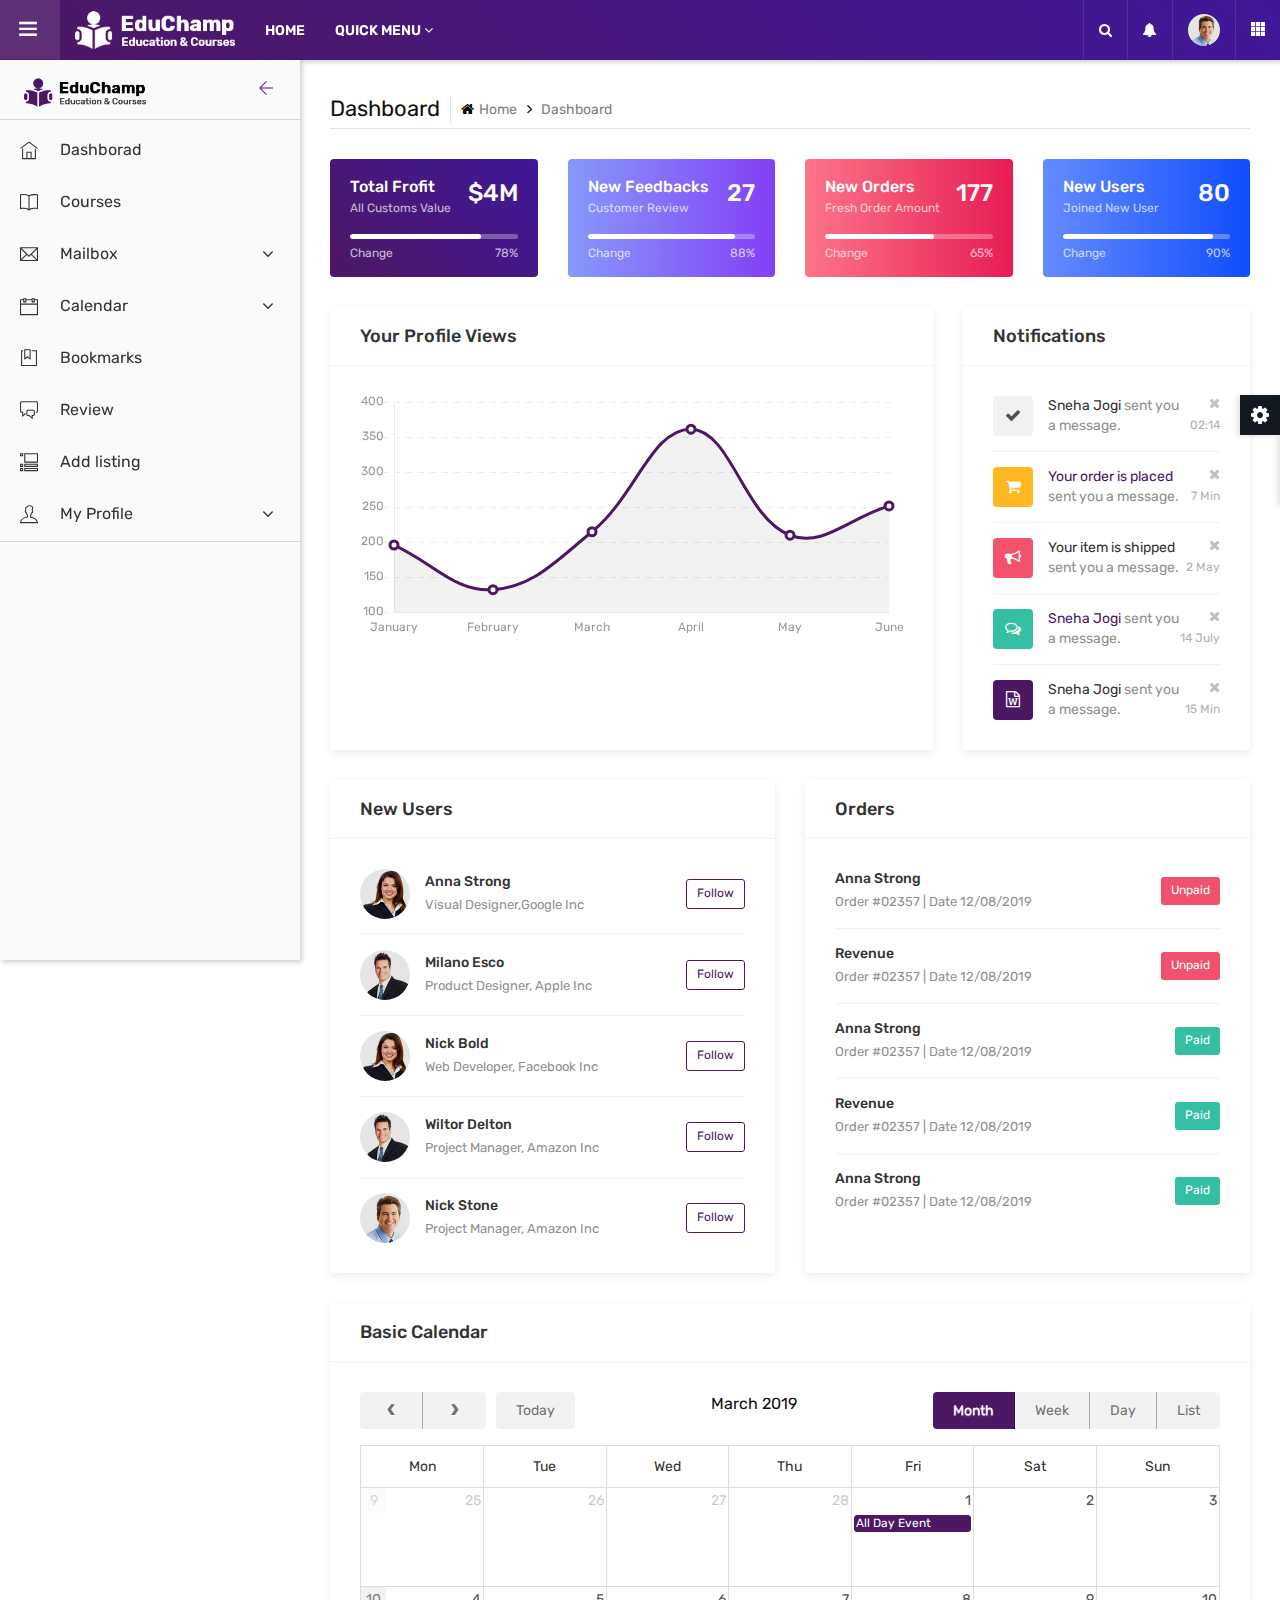
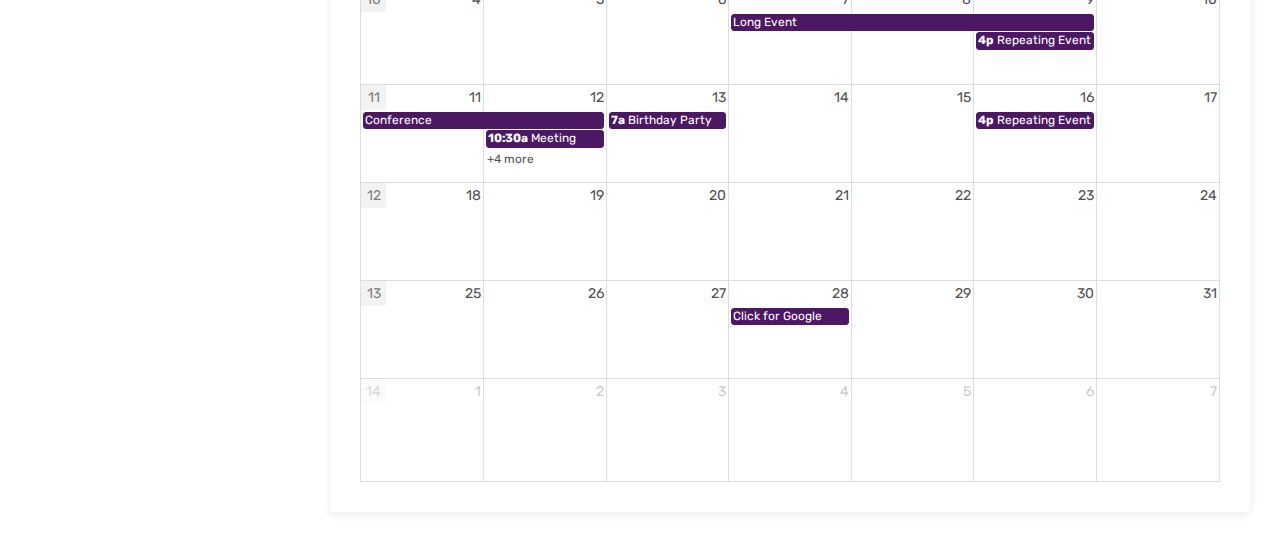
<file: SWP391_HouseRentalSystem2/web/admin/index.html>
<!DOCTYPE html>
<html lang="en">

<!-- Mirrored from educhamp.themetrades.com/demo/admin/index.html by HTTrack Website Copier/3.x [XR&CO'2014], Fri, 22 Feb 2019 13:08:15 GMT -->
<head>

	<!-- META ============================================= -->
	<meta charset="utf-8">
	<meta http-equiv="X-UA-Compatible" content="IE=edge">
	<meta name="keywords" content="" />
	<meta name="author" content="" />
	<meta name="robots" content="" />
	
	<!-- DESCRIPTION -->
	<meta name="description" content="EduChamp : Education HTML Template" />
	
	<!-- OG -->
	<meta property="og:title" content="EduChamp : Education HTML Template" />
	<meta property="og:description" content="EduChamp : Education HTML Template" />
	<meta property="og:image" content="" />
	<meta name="format-detection" content="telephone=no">
	
	<!-- FAVICONS ICON ============================================= -->
	<link rel="icon" href="../error-404.html" type="image/x-icon" />
	<link rel="shortcut icon" type="image/x-icon" href="assets/images/favicon.png" />
	
	<!-- PAGE TITLE HERE ============================================= -->
	<title>EduChamp : Education HTML Template </title>
	
	<!-- MOBILE SPECIFIC ============================================= -->
	<meta name="viewport" content="width=device-width, initial-scale=1">
	
	<!--[if lt IE 9]>
	<script src="assets/js/html5shiv.min.js"></script>
	<script src="assets/js/respond.min.js"></script>
	<![endif]-->
	
	<!-- All PLUGINS CSS ============================================= -->
	<link rel="stylesheet" type="text/css" href="assets/css/assets.css">
	<link rel="stylesheet" type="text/css" href="assets/vendors/calendar/fullcalendar.css">
	
	<!-- TYPOGRAPHY ============================================= -->
	<link rel="stylesheet" type="text/css" href="assets/css/typography.css">
	
	<!-- SHORTCODES ============================================= -->
	<link rel="stylesheet" type="text/css" href="assets/css/shortcodes/shortcodes.css">
	
	<!-- STYLESHEETS ============================================= -->
	<link rel="stylesheet" type="text/css" href="assets/css/style.css">
	<link rel="stylesheet" type="text/css" href="assets/css/dashboard.css">
	<link class="skin" rel="stylesheet" type="text/css" href="assets/css/color/color-1.css">
	
</head>
<body class="ttr-opened-sidebar ttr-pinned-sidebar">
	
	<!-- header start -->
	<header class="ttr-header">
		<div class="ttr-header-wrapper">
			<!--sidebar menu toggler start -->
			<div class="ttr-toggle-sidebar ttr-material-button">
				<i class="ti-close ttr-open-icon"></i>
				<i class="ti-menu ttr-close-icon"></i>
			</div>
			<!--sidebar menu toggler end -->
			<!--logo start -->
			<div class="ttr-logo-box">
				<div>
					<a href="index.html" class="ttr-logo">
						<img class="ttr-logo-mobile" alt="" src="assets/images/logo-mobile.png" width="30" height="30">
						<img class="ttr-logo-desktop" alt="" src="assets/images/logo-white.png" width="160" height="27">
					</a>
				</div>
			</div>
			<!--logo end -->
			<div class="ttr-header-menu">
				<!-- header left menu start -->
				<ul class="ttr-header-navigation">
					<li>
						<a href="../index.html" class="ttr-material-button ttr-submenu-toggle">HOME</a>
					</li>
					<li>
						<a href="#" class="ttr-material-button ttr-submenu-toggle">QUICK MENU <i class="fa fa-angle-down"></i></a>
						<div class="ttr-header-submenu">
							<ul>
								<li><a href="../courses.html">Our Courses</a></li>
								<li><a href="../event.html">New Event</a></li>
								<li><a href="../membership.html">Membership</a></li>
							</ul>
						</div>
					</li>
				</ul>
				<!-- header left menu end -->
			</div>
			<div class="ttr-header-right ttr-with-seperator">
				<!-- header right menu start -->
				<ul class="ttr-header-navigation">
					<li>
						<a href="#" class="ttr-material-button ttr-search-toggle"><i class="fa fa-search"></i></a>
					</li>
					<li>
						<a href="#" class="ttr-material-button ttr-submenu-toggle"><i class="fa fa-bell"></i></a>
						<div class="ttr-header-submenu noti-menu">
							<div class="ttr-notify-header">
								<span class="ttr-notify-text-top">9 New</span>
								<span class="ttr-notify-text">User Notifications</span>
							</div>
							<div class="noti-box-list">
								<ul>
									<li>
										<span class="notification-icon dashbg-gray">
											<i class="fa fa-check"></i>
										</span>
										<span class="notification-text">
											<span>Sneha Jogi</span> sent you a message.
										</span>
										<span class="notification-time">
											<a href="#" class="fa fa-close"></a>
											<span> 02:14</span>
										</span>
									</li>
									<li>
										<span class="notification-icon dashbg-yellow">
											<i class="fa fa-shopping-cart"></i>
										</span>
										<span class="notification-text">
											<a href="#">Your order is placed</a> sent you a message.
										</span>
										<span class="notification-time">
											<a href="#" class="fa fa-close"></a>
											<span> 7 Min</span>
										</span>
									</li>
									<li>
										<span class="notification-icon dashbg-red">
											<i class="fa fa-bullhorn"></i>
										</span>
										<span class="notification-text">
											<span>Your item is shipped</span> sent you a message.
										</span>
										<span class="notification-time">
											<a href="#" class="fa fa-close"></a>
											<span> 2 May</span>
										</span>
									</li>
									<li>
										<span class="notification-icon dashbg-green">
											<i class="fa fa-comments-o"></i>
										</span>
										<span class="notification-text">
											<a href="#">Sneha Jogi</a> sent you a message.
										</span>
										<span class="notification-time">
											<a href="#" class="fa fa-close"></a>
											<span> 14 July</span>
										</span>
									</li>
									<li>
										<span class="notification-icon dashbg-primary">
											<i class="fa fa-file-word-o"></i>
										</span>
										<span class="notification-text">
											<span>Sneha Jogi</span> sent you a message.
										</span>
										<span class="notification-time">
											<a href="#" class="fa fa-close"></a>
											<span> 15 Min</span>
										</span>
									</li>
								</ul>
							</div>
						</div>
					</li>
					<li>
						<a href="#" class="ttr-material-button ttr-submenu-toggle"><span class="ttr-user-avatar"><img alt="" src="assets/images/testimonials/pic3.jpg" width="32" height="32"></span></a>
						<div class="ttr-header-submenu">
							<ul>
								<li><a href="user-profile.html">My profile</a></li>
								<li><a href="list-view-calendar.html">Activity</a></li>
								<li><a href="mailbox.html">Messages</a></li>
								<li><a href="../login.html">Logout</a></li>
							</ul>
						</div>
					</li>
					<li class="ttr-hide-on-mobile">
						<a href="#" class="ttr-material-button"><i class="ti-layout-grid3-alt"></i></a>
						<div class="ttr-header-submenu ttr-extra-menu">
							<a href="#">
								<i class="fa fa-music"></i>
								<span>Musics</span>
							</a>
							<a href="#">
								<i class="fa fa-youtube-play"></i>
								<span>Videos</span>
							</a>
							<a href="#">
								<i class="fa fa-envelope"></i>
								<span>Emails</span>
							</a>
							<a href="#">
								<i class="fa fa-book"></i>
								<span>Reports</span>
							</a>
							<a href="#">
								<i class="fa fa-smile-o"></i>
								<span>Persons</span>
							</a>
							<a href="#">
								<i class="fa fa-picture-o"></i>
								<span>Pictures</span>
							</a>
						</div>
					</li>
				</ul>
				<!-- header right menu end -->
			</div>
			<!--header search panel start -->
			<div class="ttr-search-bar">
				<form class="ttr-search-form">
					<div class="ttr-search-input-wrapper">
						<input type="text" name="qq" placeholder="search something..." class="ttr-search-input">
						<button type="submit" name="search" class="ttr-search-submit"><i class="ti-arrow-right"></i></button>
					</div>
					<span class="ttr-search-close ttr-search-toggle">
						<i class="ti-close"></i>
					</span>
				</form>
			</div>
			<!--header search panel end -->
		</div>
	</header>
	<!-- header end -->
	<!-- Left sidebar menu start -->
	<div class="ttr-sidebar">
		<div class="ttr-sidebar-wrapper content-scroll">
			<!-- side menu logo start -->
			<div class="ttr-sidebar-logo">
				<a href="#"><img alt="" src="assets/images/logo.png" width="122" height="27"></a>
				<!-- <div class="ttr-sidebar-pin-button" title="Pin/Unpin Menu">
					<i class="material-icons ttr-fixed-icon">gps_fixed</i>
					<i class="material-icons ttr-not-fixed-icon">gps_not_fixed</i>
				</div> -->
				<div class="ttr-sidebar-toggle-button">
					<i class="ti-arrow-left"></i>
				</div>
			</div>
			<!-- side menu logo end -->
			<!-- sidebar menu start -->
			<nav class="ttr-sidebar-navi">
				<ul>
					<li>
						<a href="index.html" class="ttr-material-button">
							<span class="ttr-icon"><i class="ti-home"></i></span>
		                	<span class="ttr-label">Dashborad</span>
		                </a>
		            </li>
					<li>
						<a href="courses.html" class="ttr-material-button">
							<span class="ttr-icon"><i class="ti-book"></i></span>
		                	<span class="ttr-label">Courses</span>
		                </a>
		            </li>
					<li>
						<a href="#" class="ttr-material-button">
							<span class="ttr-icon"><i class="ti-email"></i></span>
		                	<span class="ttr-label">Mailbox</span>
		                	<span class="ttr-arrow-icon"><i class="fa fa-angle-down"></i></span>
		                </a>
		                <ul>
		                	<li>
		                		<a href="mailbox.html" class="ttr-material-button"><span class="ttr-label">Mail Box</span></a>
		                	</li>
		                	<li>
		                		<a href="mailbox-compose.html" class="ttr-material-button"><span class="ttr-label">Compose</span></a>
		                	</li>
							<li>
		                		<a href="mailbox-read.html" class="ttr-material-button"><span class="ttr-label">Mail Read</span></a>
		                	</li>
		                </ul>
		            </li>
					<li>
						<a href="#" class="ttr-material-button">
							<span class="ttr-icon"><i class="ti-calendar"></i></span>
		                	<span class="ttr-label">Calendar</span>
		                	<span class="ttr-arrow-icon"><i class="fa fa-angle-down"></i></span>
		                </a>
		                <ul>
		                	<li>
		                		<a href="basic-calendar.html" class="ttr-material-button"><span class="ttr-label">Basic Calendar</span></a>
		                	</li>
		                	<li>
		                		<a href="list-view-calendar.html" class="ttr-material-button"><span class="ttr-label">List View</span></a>
		                	</li>
		                </ul>
		            </li>
					<li>
						<a href="bookmark.html" class="ttr-material-button">
							<span class="ttr-icon"><i class="ti-bookmark-alt"></i></span>
		                	<span class="ttr-label">Bookmarks</span>
		                </a>
		            </li>
					<li>
						<a href="review.html" class="ttr-material-button">
							<span class="ttr-icon"><i class="ti-comments"></i></span>
		                	<span class="ttr-label">Review</span>
		                </a>
		            </li>
					<li>
						<a href="add-listing.html" class="ttr-material-button">
							<span class="ttr-icon"><i class="ti-layout-accordion-list"></i></span>
		                	<span class="ttr-label">Add listing</span>
		                </a>
		            </li>
					<li>
						<a href="#" class="ttr-material-button">
							<span class="ttr-icon"><i class="ti-user"></i></span>
		                	<span class="ttr-label">My Profile</span>
		                	<span class="ttr-arrow-icon"><i class="fa fa-angle-down"></i></span>
		                </a>
		                <ul>
		                	<li>
		                		<a href="user-profile.html" class="ttr-material-button"><span class="ttr-label">User Profile</span></a>
		                	</li>
		                	<li>
		                		<a href="teacher-profile.html" class="ttr-material-button"><span class="ttr-label">Teacher Profile</span></a>
		                	</li>
		                </ul>
		            </li>
		            <li class="ttr-seperate"></li>
				</ul>
				<!-- sidebar menu end -->
			</nav>
			<!-- sidebar menu end -->
		</div>
	</div>
	<!-- Left sidebar menu end -->

	<!--Main container start -->
	<main class="ttr-wrapper">
		<div class="container-fluid">
			<div class="db-breadcrumb">
				<h4 class="breadcrumb-title">Dashboard</h4>
				<ul class="db-breadcrumb-list">
					<li><a href="#"><i class="fa fa-home"></i>Home</a></li>
					<li>Dashboard</li>
				</ul>
			</div>	
			<!-- Card -->
			<div class="row">
				<div class="col-md-6 col-lg-3 col-xl-3 col-sm-6 col-12">
					<div class="widget-card widget-bg1">					 
						<div class="wc-item">
							<h4 class="wc-title">
								Total Frofit
							</h4>
							<span class="wc-des">
								All Customs Value
							</span>
							<span class="wc-stats">
								$<span class="counter">18</span>M 
							</span>		
							<div class="progress wc-progress">
								<div class="progress-bar" role="progressbar" style="width: 78%;" aria-valuenow="50" aria-valuemin="0" aria-valuemax="100"></div>
							</div>
							<span class="wc-progress-bx">
								<span class="wc-change">
									Change
								</span>
								<span class="wc-number ml-auto">
									78%
								</span>
							</span>
						</div>				      
					</div>
				</div>
				<div class="col-md-6 col-lg-3 col-xl-3 col-sm-6 col-12">
					<div class="widget-card widget-bg2">					 
						<div class="wc-item">
							<h4 class="wc-title">
								 New Feedbacks
							</h4>
							<span class="wc-des">
								Customer Review
							</span>
							<span class="wc-stats counter">
								120 
							</span>		
							<div class="progress wc-progress">
								<div class="progress-bar" role="progressbar" style="width: 88%;" aria-valuenow="50" aria-valuemin="0" aria-valuemax="100"></div>
							</div>
							<span class="wc-progress-bx">
								<span class="wc-change">
									Change
								</span>
								<span class="wc-number ml-auto">
									88%
								</span>
							</span>
						</div>				      
					</div>
				</div>
				<div class="col-md-6 col-lg-3 col-xl-3 col-sm-6 col-12">
					<div class="widget-card widget-bg3">					 
						<div class="wc-item">
							<h4 class="wc-title">
								New Orders 
							</h4>
							<span class="wc-des">
								Fresh Order Amount 
							</span>
							<span class="wc-stats counter">
								772 
							</span>		
							<div class="progress wc-progress">
								<div class="progress-bar" role="progressbar" style="width: 65%;" aria-valuenow="50" aria-valuemin="0" aria-valuemax="100"></div>
							</div>
							<span class="wc-progress-bx">
								<span class="wc-change">
									Change
								</span>
								<span class="wc-number ml-auto">
									65%
								</span>
							</span>
						</div>				      
					</div>
				</div>
				<div class="col-md-6 col-lg-3 col-xl-3 col-sm-6 col-12">
					<div class="widget-card widget-bg4">					 
						<div class="wc-item">
							<h4 class="wc-title">
								New Users 
							</h4>
							<span class="wc-des">
								Joined New User
							</span>
							<span class="wc-stats counter">
								350 
							</span>		
							<div class="progress wc-progress">
								<div class="progress-bar" role="progressbar" style="width: 90%;" aria-valuenow="50" aria-valuemin="0" aria-valuemax="100"></div>
							</div>
							<span class="wc-progress-bx">
								<span class="wc-change">
									Change
								</span>
								<span class="wc-number ml-auto">
									90%
								</span>
							</span>
						</div>				      
					</div>
				</div>
			</div>
			<!-- Card END -->
			<div class="row">
				<!-- Your Profile Views Chart -->
				<div class="col-lg-8 m-b30">
					<div class="widget-box">
						<div class="wc-title">
							<h4>Your Profile Views</h4>
						</div>
						<div class="widget-inner">
							<canvas id="chart" width="100" height="45"></canvas>
						</div>
					</div>
				</div>
				<!-- Your Profile Views Chart END-->
				<div class="col-lg-4 m-b30">
					<div class="widget-box">
						<div class="wc-title">
							<h4>Notifications</h4>
						</div>
						<div class="widget-inner">
							<div class="noti-box-list">
								<ul>
									<li>
										<span class="notification-icon dashbg-gray">
											<i class="fa fa-check"></i>
										</span>
										<span class="notification-text">
											<span>Sneha Jogi</span> sent you a message.
										</span>
										<span class="notification-time">
											<a href="#" class="fa fa-close"></a>
											<span> 02:14</span>
										</span>
									</li>
									<li>
										<span class="notification-icon dashbg-yellow">
											<i class="fa fa-shopping-cart"></i>
										</span>
										<span class="notification-text">
											<a href="#">Your order is placed</a> sent you a message.
										</span>
										<span class="notification-time">
											<a href="#" class="fa fa-close"></a>
											<span> 7 Min</span>
										</span>
									</li>
									<li>
										<span class="notification-icon dashbg-red">
											<i class="fa fa-bullhorn"></i>
										</span>
										<span class="notification-text">
											<span>Your item is shipped</span> sent you a message.
										</span>
										<span class="notification-time">
											<a href="#" class="fa fa-close"></a>
											<span> 2 May</span>
										</span>
									</li>
									<li>
										<span class="notification-icon dashbg-green">
											<i class="fa fa-comments-o"></i>
										</span>
										<span class="notification-text">
											<a href="#">Sneha Jogi</a> sent you a message.
										</span>
										<span class="notification-time">
											<a href="#" class="fa fa-close"></a>
											<span> 14 July</span>
										</span>
									</li>
									<li>
										<span class="notification-icon dashbg-primary">
											<i class="fa fa-file-word-o"></i>
										</span>
										<span class="notification-text">
											<span>Sneha Jogi</span> sent you a message.
										</span>
										<span class="notification-time">
											<a href="#" class="fa fa-close"></a>
											<span> 15 Min</span>
										</span>
									</li>
								</ul>
							</div>
						</div>
					</div>
				</div>
				<div class="col-lg-6 m-b30">
					<div class="widget-box">
						<div class="wc-title">
							<h4>New Users</h4>
						</div>
						<div class="widget-inner">
							<div class="new-user-list">
								<ul>
									<li>
										<span class="new-users-pic">
											<img src="assets/images/testimonials/pic1.jpg" alt=""/>
										</span>
										<span class="new-users-text">
											<a href="#" class="new-users-name">Anna Strong </a>
											<span class="new-users-info">Visual Designer,Google Inc </span>
										</span>
										<span class="new-users-btn">
											<a href="#" class="btn button-sm outline">Follow</a>
										</span>
									</li>
									<li>
										<span class="new-users-pic">
											<img src="assets/images/testimonials/pic2.jpg" alt=""/>
										</span>
										<span class="new-users-text">
											<a href="#" class="new-users-name"> Milano Esco </a>
											<span class="new-users-info">Product Designer, Apple Inc </span>
										</span>
										<span class="new-users-btn">
											<a href="#" class="btn button-sm outline">Follow</a>
										</span>
									</li>
									<li>
										<span class="new-users-pic">
											<img src="assets/images/testimonials/pic1.jpg" alt=""/>
										</span>
										<span class="new-users-text">
											<a href="#" class="new-users-name">Nick Bold  </a>
											<span class="new-users-info">Web Developer, Facebook Inc </span>
										</span>
										<span class="new-users-btn">
											<a href="#" class="btn button-sm outline">Follow</a>
										</span>
									</li>
									<li>
										<span class="new-users-pic">
											<img src="assets/images/testimonials/pic2.jpg" alt=""/>
										</span>
										<span class="new-users-text">
											<a href="#" class="new-users-name">Wiltor Delton </a>
											<span class="new-users-info">Project Manager, Amazon Inc </span>
										</span>
										<span class="new-users-btn">
											<a href="#" class="btn button-sm outline">Follow</a>
										</span>
									</li>
									<li>
										<span class="new-users-pic">
											<img src="assets/images/testimonials/pic3.jpg" alt=""/>
										</span>
										<span class="new-users-text">
											<a href="#" class="new-users-name">Nick Stone </a>
											<span class="new-users-info">Project Manager, Amazon Inc  </span>
										</span>
										<span class="new-users-btn">
											<a href="#" class="btn button-sm outline">Follow</a>
										</span>
									</li>
								</ul>
							</div>
						</div>
					</div>
				</div>
				<div class="col-lg-6 m-b30">
					<div class="widget-box">
						<div class="wc-title">
							<h4>Orders</h4>
						</div>
						<div class="widget-inner">
							<div class="orders-list">
								<ul>
									<li>
										<span class="orders-title">
											<a href="#" class="orders-title-name">Anna Strong </a>
											<span class="orders-info">Order #02357 | Date 12/08/2019</span>
										</span>
										<span class="orders-btn">
											<a href="#" class="btn button-sm red">Unpaid</a>
										</span>
									</li>
									<li>
										<span class="orders-title">
											<a href="#" class="orders-title-name">Revenue</a>
											<span class="orders-info">Order #02357 | Date 12/08/2019</span>
										</span>
										<span class="orders-btn">
											<a href="#" class="btn button-sm red">Unpaid</a>
										</span>
									</li>
									<li>
										<span class="orders-title">
											<a href="#" class="orders-title-name">Anna Strong </a>
											<span class="orders-info">Order #02357 | Date 12/08/2019</span>
										</span>
										<span class="orders-btn">
											<a href="#" class="btn button-sm green">Paid</a>
										</span>
									</li>
									<li>
										<span class="orders-title">
											<a href="#" class="orders-title-name">Revenue</a>
											<span class="orders-info">Order #02357 | Date 12/08/2019</span>
										</span>
										<span class="orders-btn">
											<a href="#" class="btn button-sm green">Paid</a>
										</span>
									</li>
									<li>
										<span class="orders-title">
											<a href="#" class="orders-title-name">Anna Strong </a>
											<span class="orders-info">Order #02357 | Date 12/08/2019</span>
										</span>
										<span class="orders-btn">
											<a href="#" class="btn button-sm green">Paid</a>
										</span>
									</li>
								</ul>
							</div>
						</div>
					</div>
				</div>
				<div class="col-lg-12 m-b30">
					<div class="widget-box">
						<div class="wc-title">
							<h4>Basic Calendar</h4>
						</div>
						<div class="widget-inner">
							<div id="calendar"></div>
						</div>
					</div>
				</div>
			</div>
		</div>
	</main>
	<div class="ttr-overlay"></div>

<!-- External JavaScripts -->
<script src="assets/js/jquery.min.js"></script>
<script src="assets/vendors/bootstrap/js/popper.min.js"></script>
<script src="assets/vendors/bootstrap/js/bootstrap.min.js"></script>
<script src="assets/vendors/bootstrap-select/bootstrap-select.min.js"></script>
<script src="assets/vendors/bootstrap-touchspin/jquery.bootstrap-touchspin.js"></script>
<script src="assets/vendors/magnific-popup/magnific-popup.js"></script>
<script src="assets/vendors/counter/waypoints-min.js"></script>
<script src="assets/vendors/counter/counterup.min.js"></script>
<script src="assets/vendors/imagesloaded/imagesloaded.js"></script>
<script src="assets/vendors/masonry/masonry.js"></script>
<script src="assets/vendors/masonry/filter.js"></script>
<script src="assets/vendors/owl-carousel/owl.carousel.js"></script>
<script src='assets/vendors/scroll/scrollbar.min.js'></script>
<script src="assets/js/functions.js"></script>
<script src="assets/vendors/chart/chart.min.js"></script>
<script src="assets/js/admin.js"></script>
<script src='assets/vendors/calendar/moment.min.js'></script>
<script src='assets/vendors/calendar/fullcalendar.js'></script>
<script src='assets/vendors/switcher/switcher.js'></script>
<script>
  $(document).ready(function() {

    $('#calendar').fullCalendar({
      header: {
        left: 'prev,next today',
        center: 'title',
        right: 'month,agendaWeek,agendaDay,listWeek'
      },
      defaultDate: '2019-03-12',
      navLinks: true, // can click day/week names to navigate views

      weekNumbers: true,
      weekNumbersWithinDays: true,
      weekNumberCalculation: 'ISO',

      editable: true,
      eventLimit: true, // allow "more" link when too many events
      events: [
        {
          title: 'All Day Event',
          start: '2019-03-01'
        },
        {
          title: 'Long Event',
          start: '2019-03-07',
          end: '2019-03-10'
        },
        {
          id: 999,
          title: 'Repeating Event',
          start: '2019-03-09T16:00:00'
        },
        {
          id: 999,
          title: 'Repeating Event',
          start: '2019-03-16T16:00:00'
        },
        {
          title: 'Conference',
          start: '2019-03-11',
          end: '2019-03-13'
        },
        {
          title: 'Meeting',
          start: '2019-03-12T10:30:00',
          end: '2019-03-12T12:30:00'
        },
        {
          title: 'Lunch',
          start: '2019-03-12T12:00:00'
        },
        {
          title: 'Meeting',
          start: '2019-03-12T14:30:00'
        },
        {
          title: 'Happy Hour',
          start: '2019-03-12T17:30:00'
        },
        {
          title: 'Dinner',
          start: '2019-03-12T20:00:00'
        },
        {
          title: 'Birthday Party',
          start: '2019-03-13T07:00:00'
        },
        {
          title: 'Click for Google',
          url: 'http://google.com/',
          start: '2019-03-28'
        }
      ]
    });

  });

</script>
</body>

<!-- Mirrored from educhamp.themetrades.com/demo/admin/index.html by HTTrack Website Copier/3.x [XR&CO'2014], Fri, 22 Feb 2019 13:09:05 GMT -->
</html>
</file>
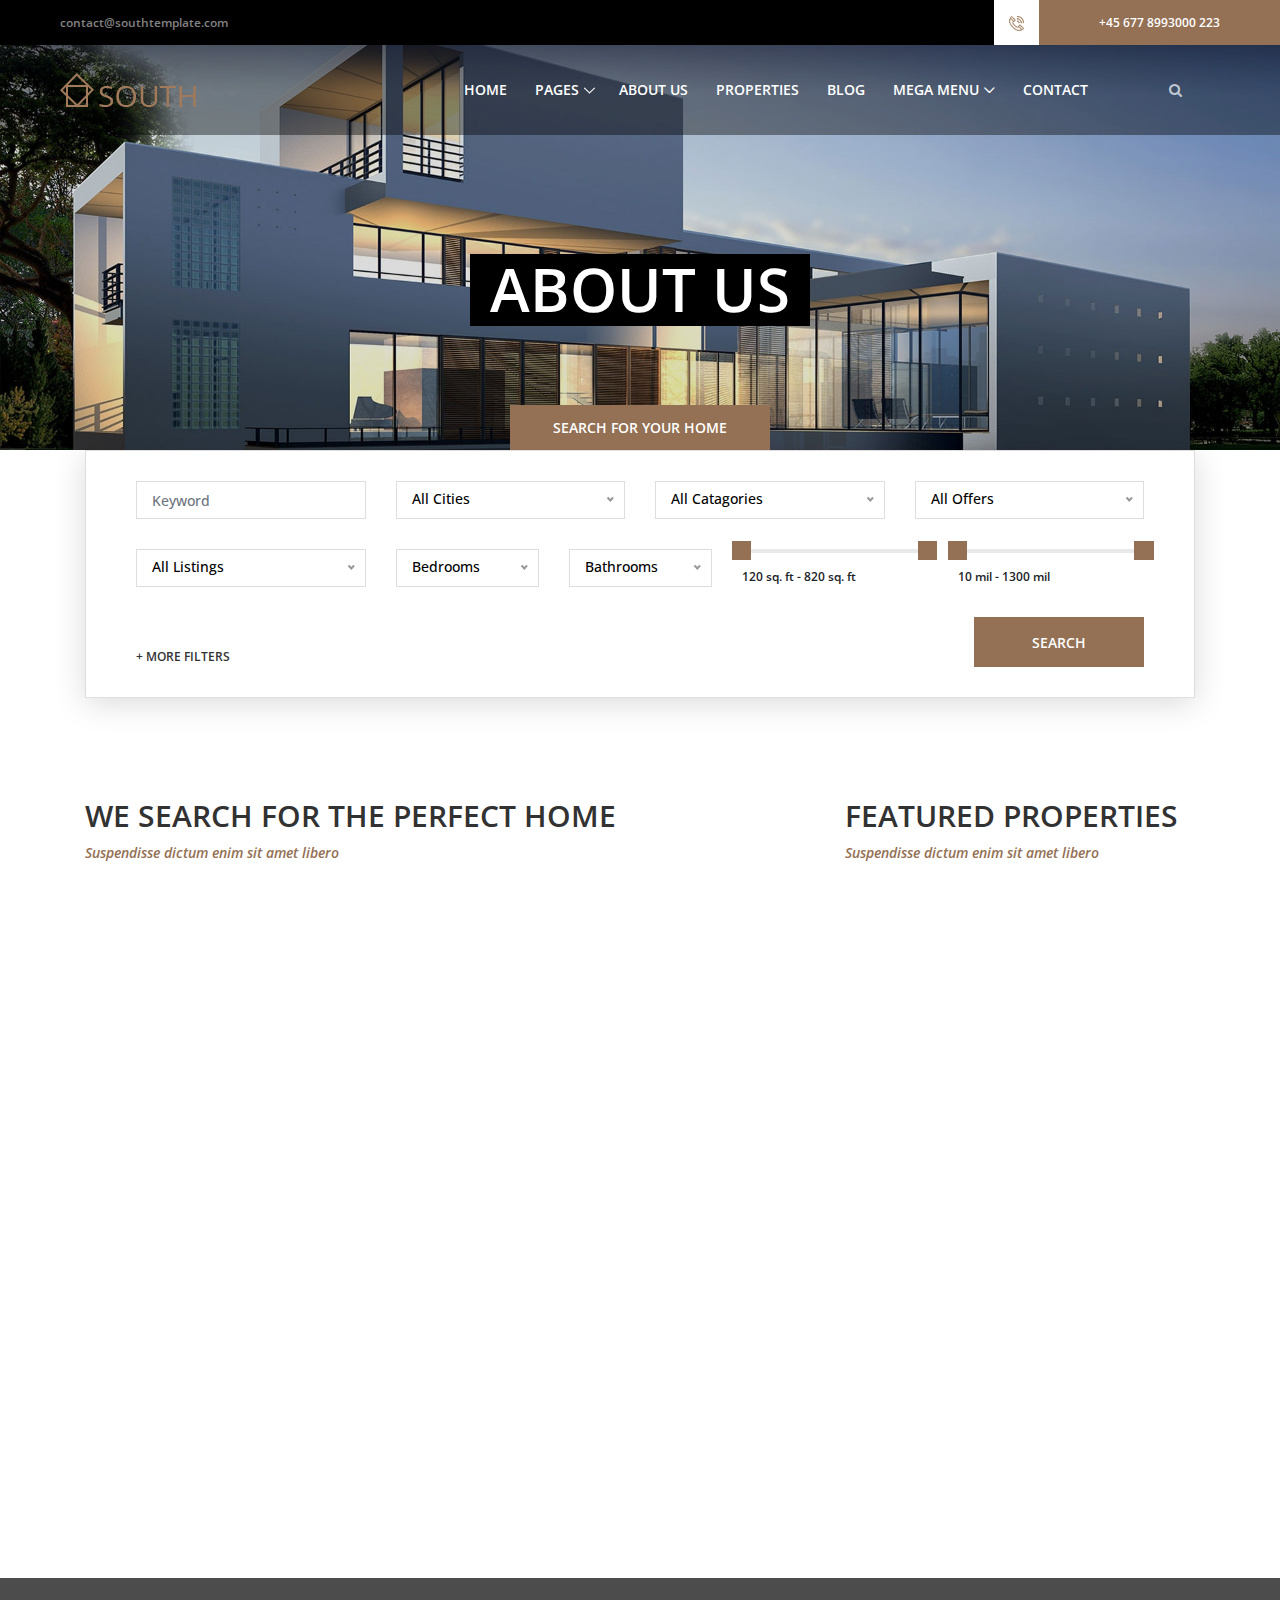
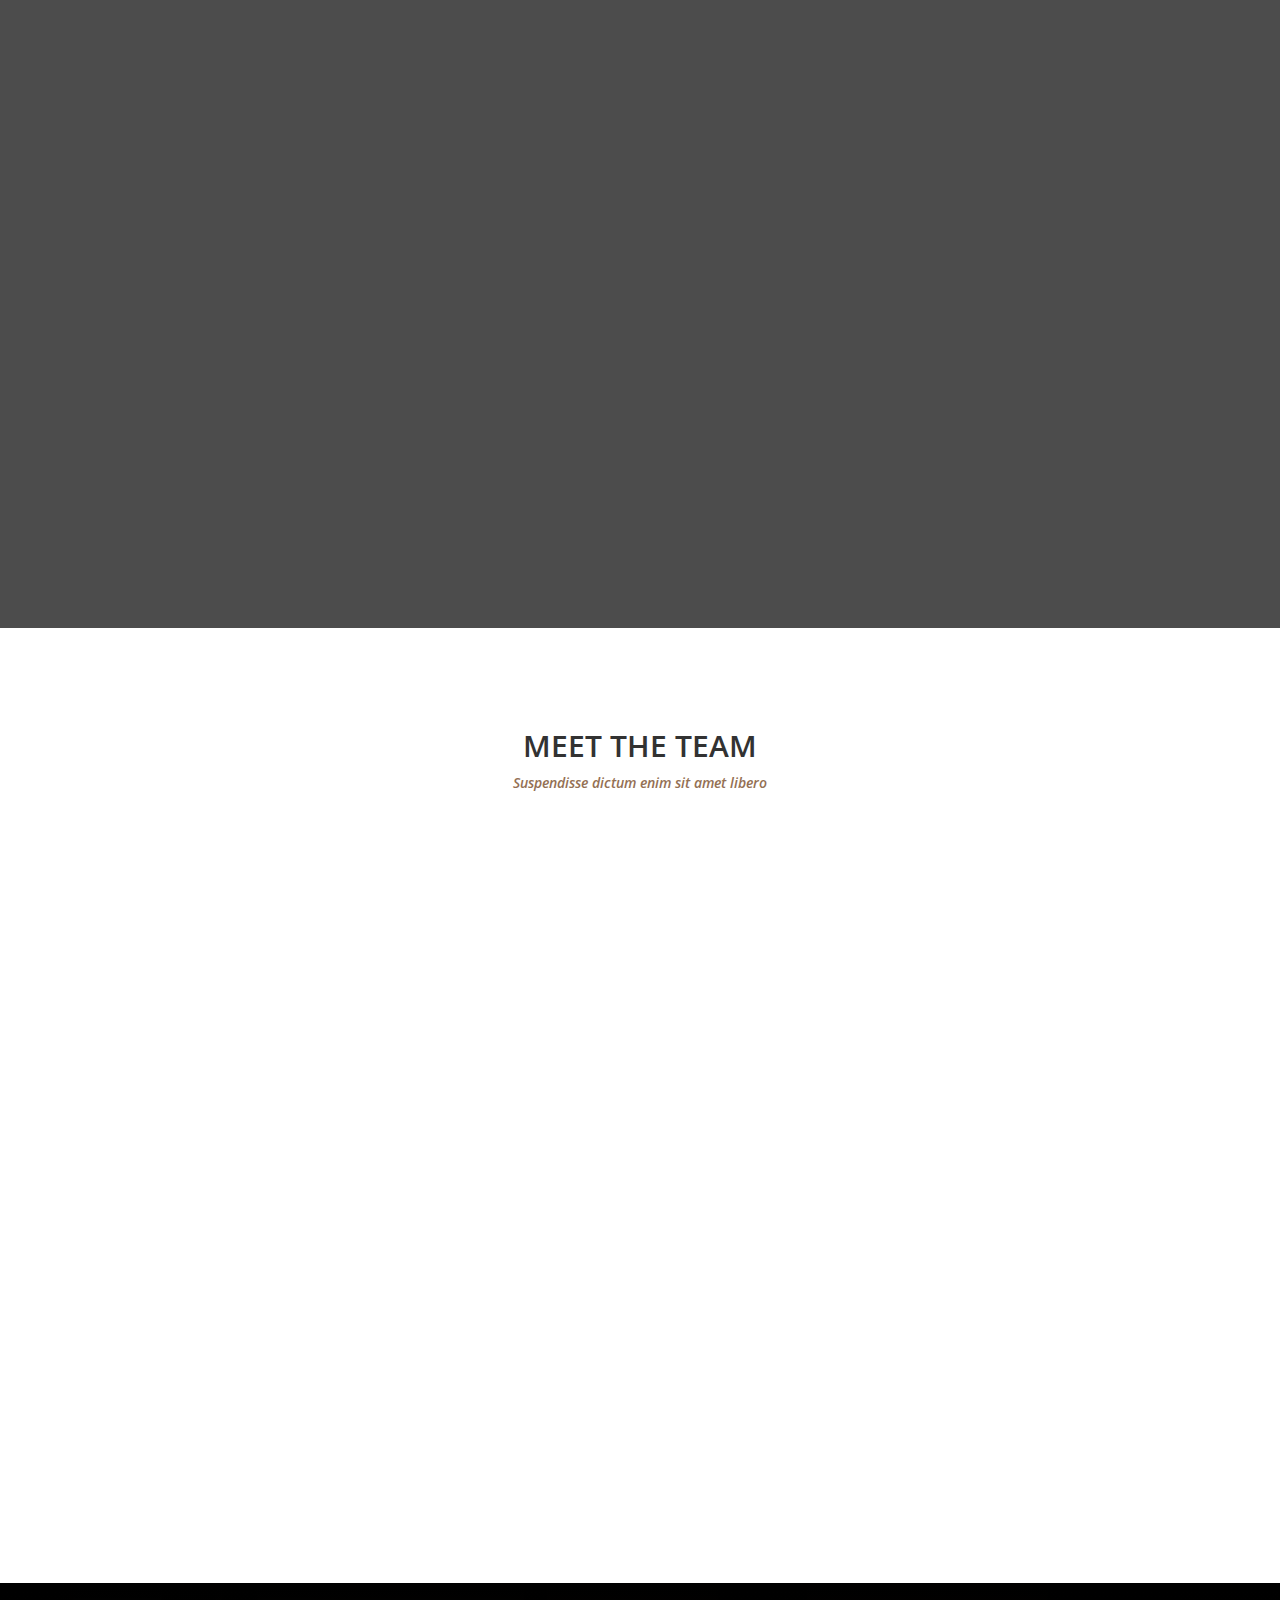
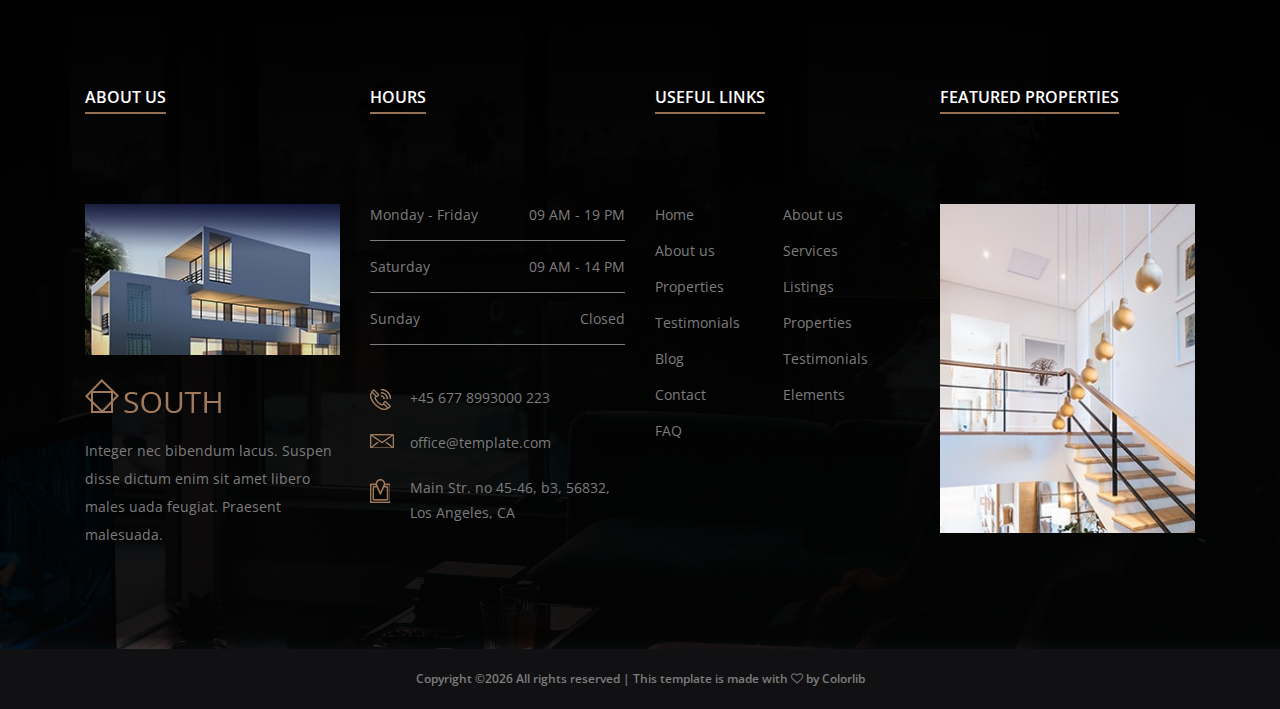
<file: SWP391_HouseRentalSystem/web/about-us.html>
<!DOCTYPE html>
<html lang="en">

<head>
    <meta charset="UTF-8">
    <meta name="description" content="">
    <meta http-equiv="X-UA-Compatible" content="IE=edge">
    <meta name="viewport" content="width=device-width, initial-scale=1, shrink-to-fit=no">
    <!-- The above 4 meta tags *must* come first in the head; any other head content must come *after* these tags -->

    <!-- Title  -->
    <title>South - Real Estate Agency Template | About Us</title>

    <!-- Favicon  -->
    <link rel="icon" href="img/core-img/favicon.ico">

    <!-- Style CSS -->
    <link rel="stylesheet" href="style.css">

</head>

<body>
    <!-- Preloader -->
    <div id="preloader">
        <div class="south-load"></div>
    </div>

    <!-- ##### Header Area Start ##### -->
    <header class="header-area">

        <!-- Top Header Area -->
        <div class="top-header-area">
            <div class="h-100 d-md-flex justify-content-between align-items-center">
                <div class="email-address">
                    <a href="mailto:contact@southtemplate.com">contact@southtemplate.com</a>
                </div>
                <div class="phone-number d-flex">
                    <div class="icon">
                        <img src="img/icons/phone-call.png" alt="">
                    </div>
                    <div class="number">
                        <a href="tel:+45 677 8993000 223">+45 677 8993000 223</a>
                    </div>
                </div>
            </div>
        </div>

        <!-- Main Header Area -->
        <div class="main-header-area" id="stickyHeader">
            <div class="classy-nav-container breakpoint-off">
                <!-- Classy Menu -->
                <nav class="classy-navbar justify-content-between" id="southNav">

                    <!-- Logo -->
                    <a class="nav-brand" href="index.html"><img src="img/core-img/logo.png" alt=""></a>

                    <!-- Navbar Toggler -->
                    <div class="classy-navbar-toggler">
                        <span class="navbarToggler"><span></span><span></span><span></span></span>
                    </div>

                    <!-- Menu -->
                    <div class="classy-menu">

                        <!-- close btn -->
                        <div class="classycloseIcon">
                            <div class="cross-wrap"><span class="top"></span><span class="bottom"></span></div>
                        </div>

                        <!-- Nav Start -->
                        <div class="classynav">
                            <ul>
                                <li><a href="index.html">Home</a></li>
                                <li><a href="#">Pages</a>
                                    <ul class="dropdown">
                                        <li><a href="index.html">Home</a></li>
                                        <li><a href="about-us.html">About Us</a></li>
                                        <li><a href="#">Listings</a>
                                            <ul class="dropdown">
                                                <li><a href="listings.html">Listings</a></li>
                                                <li><a href="single-listings.html">Single Listings</a></li>
                                            </ul>
                                        </li>
                                        <li><a href="#">Blog</a>
                                            <ul class="dropdown">
                                                <li><a href="blog.html">Blog</a></li>
                                                <li><a href="single-blog.html">Single Blog</a></li>
                                            </ul>
                                        </li>
                                        <li><a href="contact.html">Contact</a></li>
                                        <li><a href="elements.html">Elements</a></li>
                                    </ul>
                                </li>
                                <li><a href="about-us.html">About Us</a></li>
                                <li><a href="listings.html">Properties</a></li>
                                <li><a href="blog.html">Blog</a></li>
                                <li><a href="#">Mega Menu</a>
                                    <div class="megamenu">
                                        <ul class="single-mega cn-col-4">
                                            <li class="title">Headline 1</li>
                                            <li><a href="#">Mega Menu Item 1</a></li>
                                            <li><a href="#">Mega Menu Item 2</a></li>
                                            <li><a href="#">Mega Menu Item 3</a></li>
                                            <li><a href="#">Mega Menu Item 4</a></li>
                                            <li><a href="#">Mega Menu Item 5</a></li>
                                        </ul>
                                        <ul class="single-mega cn-col-4">
                                            <li class="title">Headline 2</li>
                                            <li><a href="#">Mega Menu Item 1</a></li>
                                            <li><a href="#">Mega Menu Item 2</a></li>
                                            <li><a href="#">Mega Menu Item 3</a></li>
                                            <li><a href="#">Mega Menu Item 4</a></li>
                                            <li><a href="#">Mega Menu Item 5</a></li>
                                        </ul>
                                        <ul class="single-mega cn-col-4">
                                            <li class="title">Headline 3</li>
                                            <li><a href="#">Mega Menu Item 1</a></li>
                                            <li><a href="#">Mega Menu Item 2</a></li>
                                            <li><a href="#">Mega Menu Item 3</a></li>
                                            <li><a href="#">Mega Menu Item 4</a></li>
                                            <li><a href="#">Mega Menu Item 5</a></li>
                                        </ul>
                                        <ul class="single-mega cn-col-4">
                                            <li class="title">Headline 4</li>
                                            <li><a href="#">Mega Menu Item 1</a></li>
                                            <li><a href="#">Mega Menu Item 2</a></li>
                                            <li><a href="#">Mega Menu Item 3</a></li>
                                            <li><a href="#">Mega Menu Item 4</a></li>
                                            <li><a href="#">Mega Menu Item 5</a></li>
                                        </ul>
                                    </div>
                                </li>
                                <li><a href="contact.html">Contact</a></li>
                            </ul>

                            <!-- Search Form -->
                            <div class="south-search-form">
                                <form action="#" method="post">
                                    <input type="search" name="search" id="search" placeholder="Search Anything ...">
                                    <button type="submit"><i class="fa fa-search" aria-hidden="true"></i></button>
                                </form>
                            </div>

                            <!-- Search Button -->
                            <a href="#" class="searchbtn"><i class="fa" aria-hidden="true"></i></a>
                        </div>
                        <!-- Nav End -->
                    </div>
                </nav>
            </div>
        </div>
    </header>
    <!-- ##### Header Area End ##### -->

    <!-- ##### Breadcumb Area Start ##### -->
    <section class="breadcumb-area bg-img" style="background-image: url(img/bg-img/hero1.jpg);">
        <div class="container h-100">
            <div class="row h-100 align-items-center">
                <div class="col-12">
                    <div class="breadcumb-content">
                        <h3 class="breadcumb-title">About us</h3>
                    </div>
                </div>
            </div>
        </div>
    </section>
    <!-- ##### Breadcumb Area End ##### -->

    <!-- ##### Advance Search Area Start ##### -->
    <div class="south-search-area">
        <div class="container">
            <div class="row">
                <div class="col-12">
                    <div class="advanced-search-form">
                        <!-- Search Title -->
                        <div class="search-title">
                            <p>Search for your home</p>
                        </div>
                        <!-- Search Form -->
                        <form action="#" method="post" id="advanceSearch">
                            <div class="row">

                                <div class="col-12 col-md-4 col-lg-3">
                                    <div class="form-group">
                                        <input type="input" class="form-control" name="input" placeholder="Keyword">
                                    </div>
                                </div>

                                <div class="col-12 col-md-4 col-lg-3">
                                    <div class="form-group">
                                        <select class="form-control" id="cities">
                                            <option>All Cities</option>
                                            <option>Riga</option>
                                            <option>Melbourne</option>
                                            <option>Vienna</option>
                                            <option>Vancouver</option>
                                            <option>Toronto</option>
                                            <option>Calgary</option>
                                            <option>Adelaide</option>
                                            <option>Perth</option>
                                            <option>Auckland</option>
                                            <option>Helsinki</option>
                                        </select>
                                    </div>
                                </div>

                                <div class="col-12 col-md-4 col-lg-3">
                                    <div class="form-group">
                                        <select class="form-control" id="catagories">
                                            <option>All Catagories</option>
                                            <option>Apartment</option>
                                            <option>Bar</option>
                                            <option>Farm</option>
                                            <option>House</option>
                                            <option>Store</option>
                                        </select>
                                    </div>
                                </div>

                                <div class="col-12 col-md-4 col-lg-3">
                                    <div class="form-group">
                                        <select class="form-control" id="offers">
                                            <option>All Offers</option>
                                            <option>100% OFF</option>
                                            <option>75% OFF</option>
                                            <option>50% OFF</option>
                                            <option>25% OFF</option>
                                            <option>10% OFF</option>
                                        </select>
                                    </div>
                                </div>

                                <div class="col-12 col-md-4 col-xl-3">
                                    <div class="form-group">
                                        <select class="form-control" id="listings">
                                            <option>All Listings</option>
                                            <option>Listings 1</option>
                                            <option>Listings 2</option>
                                            <option>Listings 3</option>
                                            <option>Listings 4</option>
                                            <option>Listings 5</option>
                                        </select>
                                    </div>
                                </div>

                                <div class="col-12 col-md-4 col-xl-2">
                                    <div class="form-group">
                                        <select class="form-control" id="bedrooms">
                                            <option>Bedrooms</option>
                                            <option>1</option>
                                            <option>2</option>
                                            <option>3</option>
                                            <option>4</option>
                                            <option>5+</option>
                                        </select>
                                    </div>
                                </div>

                                <div class="col-12 col-md-4 col-xl-2">
                                    <div class="form-group">
                                        <select class="form-control" id="bathrooms">
                                            <option>Bathrooms</option>
                                            <option>1</option>
                                            <option>2</option>
                                            <option>3</option>
                                            <option>4</option>
                                            <option>5+</option>
                                        </select>
                                    </div>
                                </div>

                                <div class="col-12 col-md-8 col-lg-12 col-xl-5 d-flex">
                                    <!-- Space Range -->
                                    <div class="slider-range">
                                        <div data-min="120" data-max="820" data-unit=" sq. ft" class="slider-range-price ui-slider ui-slider-horizontal ui-widget ui-widget-content ui-corner-all" data-value-min="120" data-value-max="820">
                                            <div class="ui-slider-range ui-widget-header ui-corner-all"></div>
                                            <span class="ui-slider-handle ui-state-default ui-corner-all" tabindex="0"></span>
                                            <span class="ui-slider-handle ui-state-default ui-corner-all" tabindex="0"></span>
                                        </div>
                                        <div class="range">120 sq. ft - 820 sq. ft</div>
                                    </div>

                                    <!-- Distance Range -->
                                    <div class="slider-range">
                                        <div data-min="10" data-max="1300" data-unit=" mil" class="slider-range-price ui-slider ui-slider-horizontal ui-widget ui-widget-content ui-corner-all" data-value-min="10" data-value-max="1300">
                                            <div class="ui-slider-range ui-widget-header ui-corner-all"></div>
                                            <span class="ui-slider-handle ui-state-default ui-corner-all" tabindex="0"></span>
                                            <span class="ui-slider-handle ui-state-default ui-corner-all" tabindex="0"></span>
                                        </div>
                                        <div class="range">10 mil - 1300 mil</div>
                                    </div>
                                </div>

                                <div class="col-12 search-form-second-steps">
                                    <div class="row">

                                        <div class="col-12 col-md-4 col-lg-3">
                                            <div class="form-group">
                                                <select class="form-control" id="types">
                                                    <option>All Types</option>
                                                    <option>Apartment <span>(30)</span></option>
                                                    <option>Land <span>(69)</span></option>
                                                    <option>Villas <span>(103)</span></option>
                                                </select>
                                            </div>
                                        </div>

                                        <div class="col-12 col-md-4 col-lg-3">
                                            <div class="form-group">
                                                <select class="form-control" id="catagories2">
                                                    <option>All Catagories</option>
                                                    <option>Apartment</option>
                                                    <option>Bar</option>
                                                    <option>Farm</option>
                                                    <option>House</option>
                                                    <option>Store</option>
                                                </select>
                                            </div>
                                        </div>

                                        <div class="col-12 col-md-4 col-lg-3">
                                            <div class="form-group">
                                                <select class="form-control" id="Actions">
                                                    <option>All Actions</option>
                                                    <option>Sales</option>
                                                    <option>Booking</option>
                                                </select>
                                            </div>
                                        </div>

                                        <div class="col-12 col-md-4 col-lg-3">
                                            <div class="form-group">
                                                <select class="form-control" id="city2">
                                                    <option>All City</option>
                                                    <option>City 1</option>
                                                    <option>City 2</option>
                                                    <option>City 3</option>
                                                </select>
                                            </div>
                                        </div>

                                        <div class="col-12 col-md-4">
                                            <div class="form-group">
                                                <select class="form-control" id="Actions3">
                                                    <option>All Actions</option>
                                                    <option>Sales</option>
                                                    <option>Booking</option>
                                                </select>
                                            </div>
                                        </div>

                                        <div class="col-12 col-md-4">
                                            <div class="form-group">
                                                <select class="form-control" id="city3">
                                                    <option>All City</option>
                                                    <option>City 1</option>
                                                    <option>City 2</option>
                                                    <option>City 3</option>
                                                </select>
                                            </div>
                                        </div>

                                        <div class="col-12 col-md-4">
                                            <div class="form-group">
                                                <select class="form-control" id="city5">
                                                    <option>All City</option>
                                                    <option>City 1</option>
                                                    <option>City 2</option>
                                                    <option>City 3</option>
                                                </select>
                                            </div>
                                        </div>
                                    </div>
                                </div>

                                <div class="col-12 d-flex justify-content-between align-items-end">
                                    <!-- More Filter -->
                                    <div class="more-filter">
                                        <a href="#" id="moreFilter">+ More filters</a>
                                    </div>
                                    <!-- Submit -->
                                    <div class="form-group mb-0">
                                        <button type="submit" class="btn south-btn">Search</button>
                                    </div>
                                </div>
                            </div>
                        </form>
                    </div>
                </div>
            </div>
        </div>
    </div>
    <!-- ##### Advance Search Area End ##### -->

    <!-- ##### About Content Wrapper Start ##### -->
    <section class="about-content-wrapper section-padding-100">
        <div class="container">
            <div class="row">
                <div class="col-12 col-lg-8">
                    <div class="section-heading text-left wow fadeInUp" data-wow-delay="250ms">
                        <h2>We search for the perfect home</h2>
                        <p>Suspendisse dictum enim sit amet libero</p>
                    </div>
                    <div class="about-content">
                        <img class="wow fadeInUp" data-wow-delay="350ms" src="img/bg-img/about.jpg" alt="">
                        <p class="wow fadeInUp" data-wow-delay="450ms">Integer nec bibendum lacus. Suspendisse dictum enim sit amet libero malesuada. Integer nec bibendum lacus. Suspendisse dictum enim sit amet libero malesuada feugiat. Praesent malesuada congue magna at finibus. In hac habitasse platea dictumst. Curabitur rhoncus auctor eleifend. Fusce venenatis diam urna, eu pharetra arcu varius ac. Etiam cursus turpis lectus, id iaculis risus tempor id. Phasellus fringilla nisl sed sem scelerisque, eget aliquam magna vehicula.</p>
                    </div>
                </div>

                <div class="col-12 col-lg-4">
                    <div class="section-heading text-left wow fadeInUp" data-wow-delay="250ms">
                        <h2>Featured Properties</h2>
                        <p>Suspendisse dictum enim sit amet libero</p>
                    </div>

                    <div class="featured-properties-slides owl-carousel wow fadeInUp" data-wow-delay="350ms">

                        <!-- Single Slide -->
                        <div class="single-featured-property">
                            <!-- Property Thumbnail -->
                            <div class="property-thumb">
                                <img src="img/bg-img/feature1.jpg" alt="">

                                <div class="tag">
                                    <span>For Sale</span>
                                </div>
                                <div class="list-price">
                                    <p>$945 679</p>
                                </div>
                            </div>
                            <!-- Property Content -->
                            <div class="property-content">
                                <h5>Villa in Los Angeles</h5>
                                <p class="location"><img src="img/icons/location.png" alt="">Upper Road 3411, no.34 CA</p>
                                <p>Integer nec bibendum lacus. Suspendisse dictum enim sit amet libero malesuada.</p>
                                <div class="property-meta-data d-flex align-items-end justify-content-between">
                                    <div class="new-tag">
                                        <img src="img/icons/new.png" alt="">
                                    </div>
                                    <div class="bathroom">
                                        <img src="img/icons/bathtub.png" alt="">
                                        <span>2</span>
                                    </div>
                                    <div class="garage">
                                        <img src="img/icons/garage.png" alt="">
                                        <span>2</span>
                                    </div>
                                    <div class="space">
                                        <img src="img/icons/space.png" alt="">
                                        <span>120 sq ft</span>
                                    </div>
                                </div>
                            </div>
                        </div>

                        <!-- Single Slide -->
                        <div class="single-featured-property">
                            <!-- Property Thumbnail -->
                            <div class="property-thumb">
                                <img src="img/bg-img/feature2.jpg" alt="">

                                <div class="tag">
                                    <span>For Sale</span>
                                </div>
                                <div class="list-price">
                                    <p>$945 679</p>
                                </div>
                            </div>
                            <!-- Property Content -->
                            <div class="property-content">
                                <h5>Town House in Los Angeles</h5>
                                <p class="location"><img src="img/icons/location.png" alt="">Upper Road 3411, no.34 CA</p>
                                <p>Integer nec bibendum lacus. Suspendisse dictum enim sit amet libero malesuada.</p>
                                <div class="property-meta-data d-flex align-items-end justify-content-between">
                                    <div class="new-tag">
                                        <img src="img/icons/new.png" alt="">
                                    </div>
                                    <div class="bathroom">
                                        <img src="img/icons/bathtub.png" alt="">
                                        <span>2</span>
                                    </div>
                                    <div class="garage">
                                        <img src="img/icons/garage.png" alt="">
                                        <span>2</span>
                                    </div>
                                    <div class="space">
                                        <img src="img/icons/space.png" alt="">
                                        <span>120 sq ft</span>
                                    </div>
                                </div>
                            </div>
                        </div>

                        <!-- Single Slide -->
                        <div class="single-featured-property">
                            <!-- Property Thumbnail -->
                            <div class="property-thumb">
                                <img src="img/bg-img/feature3.jpg" alt="">

                                <div class="tag">
                                    <span>For Sale</span>
                                </div>
                                <div class="list-price">
                                    <p>$945 679</p>
                                </div>
                            </div>
                            <!-- Property Content -->
                            <div class="property-content">
                                <h5>Villa in Los Angeles</h5>
                                <p class="location"><img src="img/icons/location.png" alt="">Upper Road 3411, no.34 CA</p>
                                <p>Integer nec bibendum lacus. Suspendisse dictum enim sit amet libero malesuada.</p>
                                <div class="property-meta-data d-flex align-items-end justify-content-between">
                                    <div class="new-tag">
                                        <img src="img/icons/new.png" alt="">
                                    </div>
                                    <div class="bathroom">
                                        <img src="img/icons/bathtub.png" alt="">
                                        <span>2</span>
                                    </div>
                                    <div class="garage">
                                        <img src="img/icons/garage.png" alt="">
                                        <span>2</span>
                                    </div>
                                    <div class="space">
                                        <img src="img/icons/space.png" alt="">
                                        <span>120 sq ft</span>
                                    </div>
                                </div>
                            </div>
                        </div>

                        <!-- Single Slide -->
                        <div class="single-featured-property">
                            <!-- Property Thumbnail -->
                            <div class="property-thumb">
                                <img src="img/bg-img/feature4.jpg" alt="">

                                <div class="tag">
                                    <span>For Sale</span>
                                </div>
                                <div class="list-price">
                                    <p>$945 679</p>
                                </div>
                            </div>
                            <!-- Property Content -->
                            <div class="property-content">
                                <h5>Town House in Los Angeles</h5>
                                <p class="location"><img src="img/icons/location.png" alt="">Upper Road 3411, no.34 CA</p>
                                <p>Integer nec bibendum lacus. Suspendisse dictum enim sit amet libero malesuada.</p>
                                <div class="property-meta-data d-flex align-items-end justify-content-between">
                                    <div class="new-tag">
                                        <img src="img/icons/new.png" alt="">
                                    </div>
                                    <div class="bathroom">
                                        <img src="img/icons/bathtub.png" alt="">
                                        <span>2</span>
                                    </div>
                                    <div class="garage">
                                        <img src="img/icons/garage.png" alt="">
                                        <span>2</span>
                                    </div>
                                    <div class="space">
                                        <img src="img/icons/space.png" alt="">
                                        <span>120 sq ft</span>
                                    </div>
                                </div>
                            </div>
                        </div>
                    </div>
                </div>
            </div>
        </div>
    </section>
    <!-- ##### About Content Wrapper End ##### -->

    <!-- ##### Call To Action Area Start ##### -->
    <section class="call-to-action-area bg-fixed bg-overlay-black" style="background-image: url(img/bg-img/cta.jpg)">
        <div class="container h-100">
            <div class="row align-items-center h-100">
                <div class="col-12">
                    <div class="cta-content text-center">
                        <h2 class="wow fadeInUp" data-wow-delay="300ms">Are you looking for a place to rent?</h2>
                        <h6 class="wow fadeInUp" data-wow-delay="400ms">Suspendisse dictum enim sit amet libero malesuada feugiat.</h6>
                        <a href="#" class="btn south-btn mt-50 wow fadeInUp" data-wow-delay="500ms">Search</a>
                    </div>
                </div>
            </div>
        </div>
    </section>
    <!-- ##### Call To Action Area End ##### -->

    <!-- ##### Meet The Team Area Start ##### -->
    <section class="meet-the-team-area section-padding-100-0">
        <div class="container">
            <div class="row">
                <div class="col-12">
                    <div class="section-heading">
                        <h2>Meet The Team</h2>
                        <p>Suspendisse dictum enim sit amet libero</p>
                    </div>
                </div>
            </div>

            <div class="row justify-content-center">
                <!-- Single Team Member -->
                <div class="col-12 col-sm-6 col-lg-4">
                    <div class="single-team-member mb-100 wow fadeInUp" data-wow-delay="250ms">
                        <!-- Team Member Thumb -->
                        <div class="team-member-thumb">
                            <img src="img/bg-img/team1.jpg" alt="">
                        </div>
                        <!-- Team Member Info -->
                        <div class="team-member-info">
                            <div class="section-heading">
                                <img src="img/icons/prize.png" alt="">
                                <h2>Jeremy Scott</h2>
                                <p>Realtor</p>
                            </div>
                            <div class="address">
                                <h6><img src="img/icons/phone-call.png" alt=""> +45 677 8993000 223</h6>
                                <h6><img src="img/icons/envelope.png" alt=""> office@template.com</h6>
                            </div>
                        </div>
                    </div>
                </div>
                <!-- Single Team Member -->
                <div class="col-12 col-sm-6 col-lg-4">
                    <div class="single-team-member mb-100 wow fadeInUp" data-wow-delay="500ms">
                        <!-- Team Member Thumb -->
                        <div class="team-member-thumb">
                            <img src="img/bg-img/team2.jpg" alt="">
                        </div>
                        <!-- Team Member Info -->
                        <div class="team-member-info">
                            <div class="section-heading">
                                <img src="img/icons/prize.png" alt="">
                                <h2>Maria Williams</h2>
                                <p>Realtor</p>
                            </div>
                            <div class="address">
                                <h6><img src="img/icons/phone-call.png" alt=""> +45 677 8993000 223</h6>
                                <h6><img src="img/icons/envelope.png" alt=""> office@template.com</h6>
                            </div>
                        </div>
                    </div>
                </div>
                <!-- Single Team Member -->
                <div class="col-12 col-sm-6 col-lg-4">
                    <div class="single-team-member mb-100 wow fadeInUp" data-wow-delay="750ms">
                        <!-- Team Member Thumb -->
                        <div class="team-member-thumb">
                            <img src="img/bg-img/team3.jpg" alt="">
                        </div>
                        <!-- Team Member Info -->
                        <div class="team-member-info">
                            <div class="section-heading">
                                <img src="img/icons/prize.png" alt="">
                                <h2>Patrick Joe</h2>
                                <p>Realtor</p>
                            </div>
                            <div class="address">
                                <h6><img src="img/icons/phone-call.png" alt=""> +45 677 8993000 223</h6>
                                <h6><img src="img/icons/envelope.png" alt=""> office@template.com</h6>
                            </div>
                        </div>
                    </div>
                </div>
            </div>
        </div>
    </section>
    <!-- ##### Meet The Team Area End ##### -->

    <!-- ##### Footer Area Start ##### -->
    <footer class="footer-area section-padding-100-0 bg-img gradient-background-overlay" style="background-image: url(img/bg-img/cta.jpg);">
        <!-- Main Footer Area -->
        <div class="main-footer-area">
            <div class="container">
                <div class="row">

                    <!-- Single Footer Widget -->
                    <div class="col-12 col-sm-6 col-xl-3">
                        <div class="footer-widget-area mb-100">
                            <!-- Widget Title -->
                            <div class="widget-title">
                                <h6>About Us</h6>
                            </div>

                            <img src="img/bg-img/footer.jpg" alt="">
                            <div class="footer-logo my-4">
                                <img src="img/core-img/logo.png" alt="">
                            </div>
                            <p>Integer nec bibendum lacus. Suspen disse dictum enim sit amet libero males uada feugiat. Praesent malesuada.</p>
                        </div>
                    </div>

                    <!-- Single Footer Widget -->
                    <div class="col-12 col-sm-6 col-xl-3">
                        <div class="footer-widget-area mb-100">
                            <!-- Widget Title -->
                            <div class="widget-title">
                                <h6>Hours</h6>
                            </div>
                            <!-- Office Hours -->
                            <div class="weekly-office-hours">
                                <ul>
                                    <li class="d-flex align-items-center justify-content-between"><span>Monday - Friday</span> <span>09 AM - 19 PM</span></li>
                                    <li class="d-flex align-items-center justify-content-between"><span>Saturday</span> <span>09 AM - 14 PM</span></li>
                                    <li class="d-flex align-items-center justify-content-between"><span>Sunday</span> <span>Closed</span></li>
                                </ul>
                            </div>
                            <!-- Address -->
                            <div class="address">
                                <h6><img src="img/icons/phone-call.png" alt=""> +45 677 8993000 223</h6>
                                <h6><img src="img/icons/envelope.png" alt=""> office@template.com</h6>
                                <h6><img src="img/icons/location.png" alt=""> Main Str. no 45-46, b3, 56832, Los Angeles, CA</h6>
                            </div>
                        </div>
                    </div>

                    <!-- Single Footer Widget -->
                    <div class="col-12 col-sm-6 col-xl-3">
                        <div class="footer-widget-area mb-100">
                            <!-- Widget Title -->
                            <div class="widget-title">
                                <h6>Useful Links</h6>
                            </div>
                            <!-- Nav -->
                            <ul class="useful-links-nav d-flex align-items-center">
                                <li><a href="#">Home</a></li>
                                <li><a href="#">About us</a></li>
                                <li><a href="#">About us</a></li>
                                <li><a href="#">Services</a></li>
                                <li><a href="#">Properties</a></li>
                                <li><a href="#">Listings</a></li>
                                <li><a href="#">Testimonials</a></li>
                                <li><a href="#">Properties</a></li>
                                <li><a href="#">Blog</a></li>
                                <li><a href="#">Testimonials</a></li>
                                <li><a href="#">Contact</a></li>
                                <li><a href="#">Elements</a></li>
                                <li><a href="#">FAQ</a></li>
                            </ul>
                        </div>
                    </div>

                    <!-- Single Footer Widget -->
                    <div class="col-12 col-sm-6 col-xl-3">
                        <div class="footer-widget-area mb-100">
                            <!-- Widget Title -->
                            <div class="widget-title">
                                <h6>Featured Properties</h6>
                            </div>
                            <!-- Featured Properties Slides -->
                            <div class="featured-properties-slides owl-carousel">
                                <!-- Single Slide -->
                                <div class="single-featured-properties-slide">
                                    <a href="#"><img src="img/bg-img/fea-product.jpg" alt=""></a>
                                </div>
                                <!-- Single Slide -->
                                <div class="single-featured-properties-slide">
                                    <a href="#"><img src="img/bg-img/fea-product.jpg" alt=""></a>
                                </div>
                                <!-- Single Slide -->
                                <div class="single-featured-properties-slide">
                                    <a href="#"><img src="img/bg-img/fea-product.jpg" alt=""></a>
                                </div>
                            </div>
                        </div>
                    </div>

                </div>
            </div>
        </div>

        <!-- Copywrite Text -->
        <div class="copywrite-text d-flex align-items-center justify-content-center">
            <p><!-- Link back to Colorlib can't be removed. Template is licensed under CC BY 3.0. -->
Copyright &copy;<script>document.write(new Date().getFullYear());</script> All rights reserved | This template is made with <i class="fa fa-heart-o" aria-hidden="true"></i> by <a href="https://colorlib.com" target="_blank">Colorlib</a>
<!-- Link back to Colorlib can't be removed. Template is licensed under CC BY 3.0. -->
        </div>
    </footer>
    <!-- ##### Footer Area End ##### -->

    <!-- jQuery (Necessary for All JavaScript Plugins) -->
    <script src="js/jquery/jquery-2.2.4.min.js"></script>
    <!-- Popper js -->
    <script src="js/popper.min.js"></script>
    <!-- Bootstrap js -->
    <script src="js/bootstrap.min.js"></script>
    <!-- Plugins js -->
    <script src="js/plugins.js"></script>
    <script src="js/classy-nav.min.js"></script>
    <script src="js/jquery-ui.min.js"></script>
    <!-- Active js -->
    <script src="js/active.js"></script>

</body>

</html>
</file>
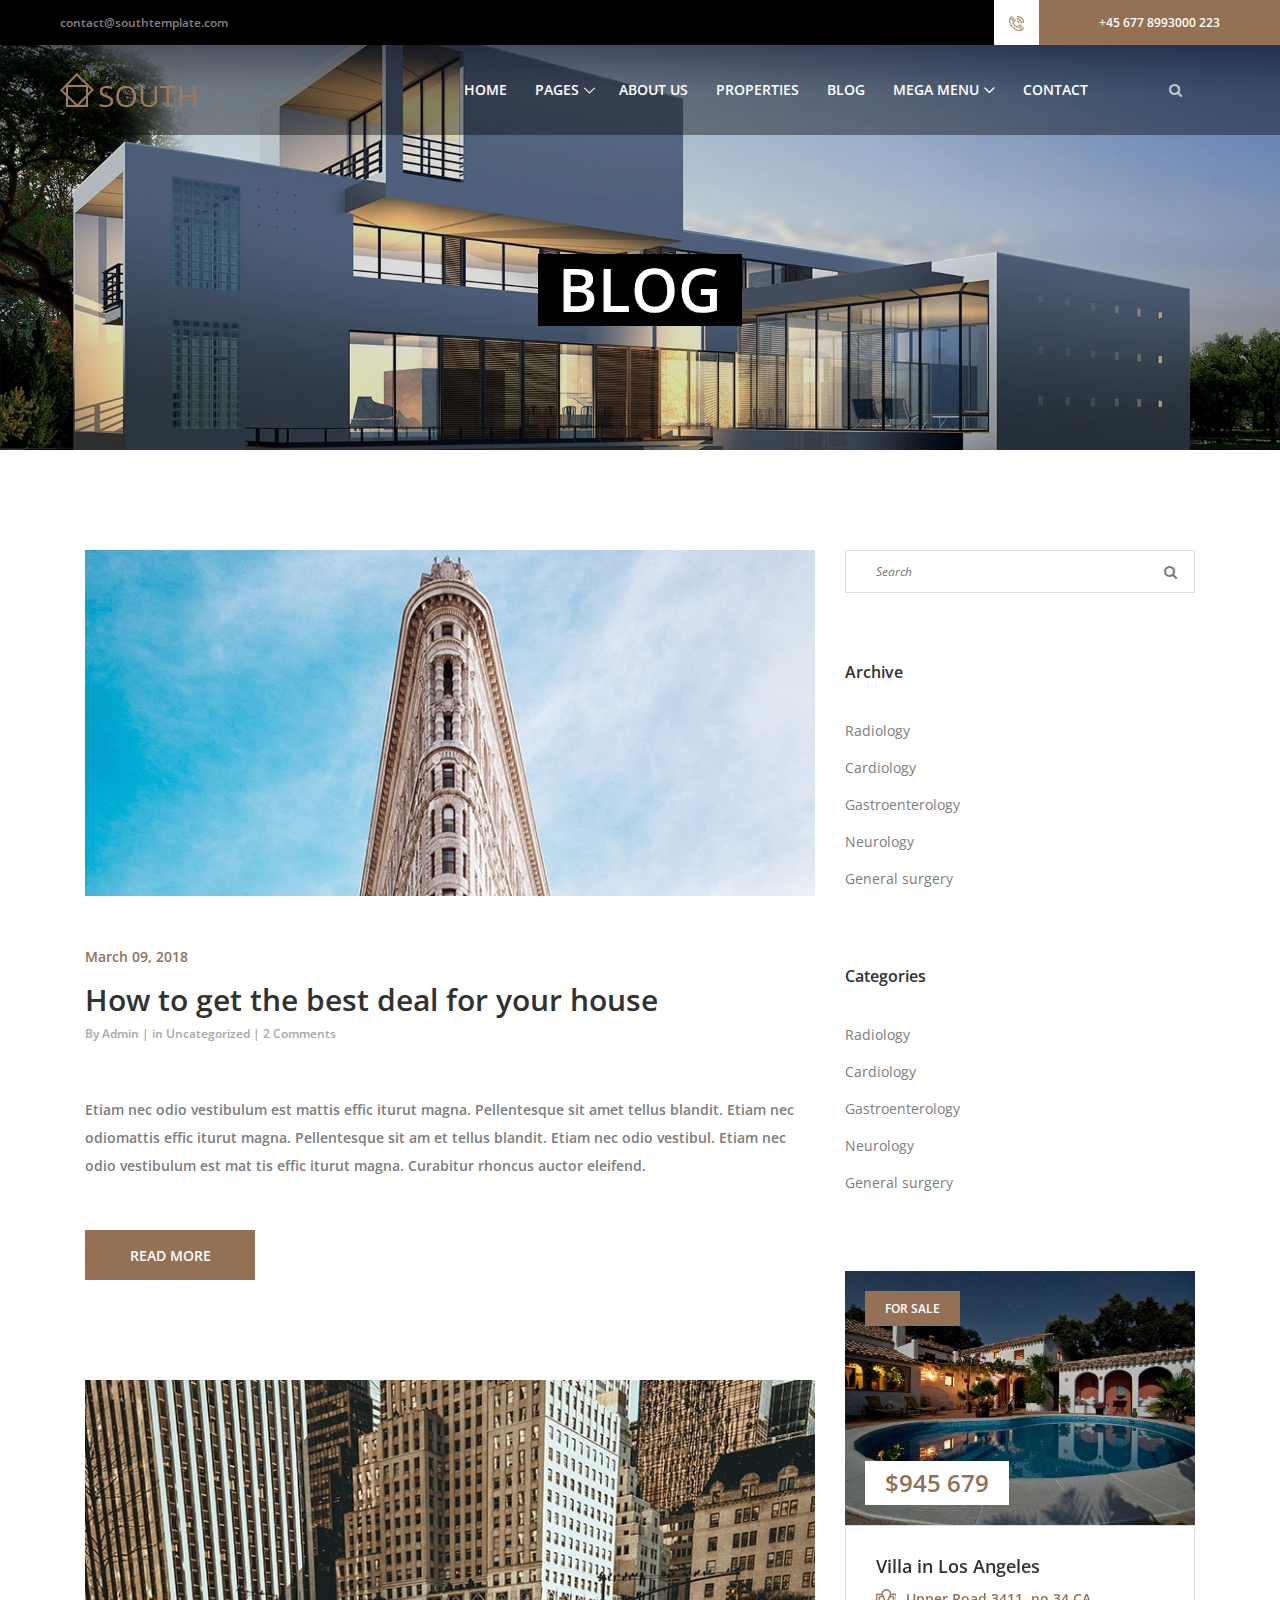
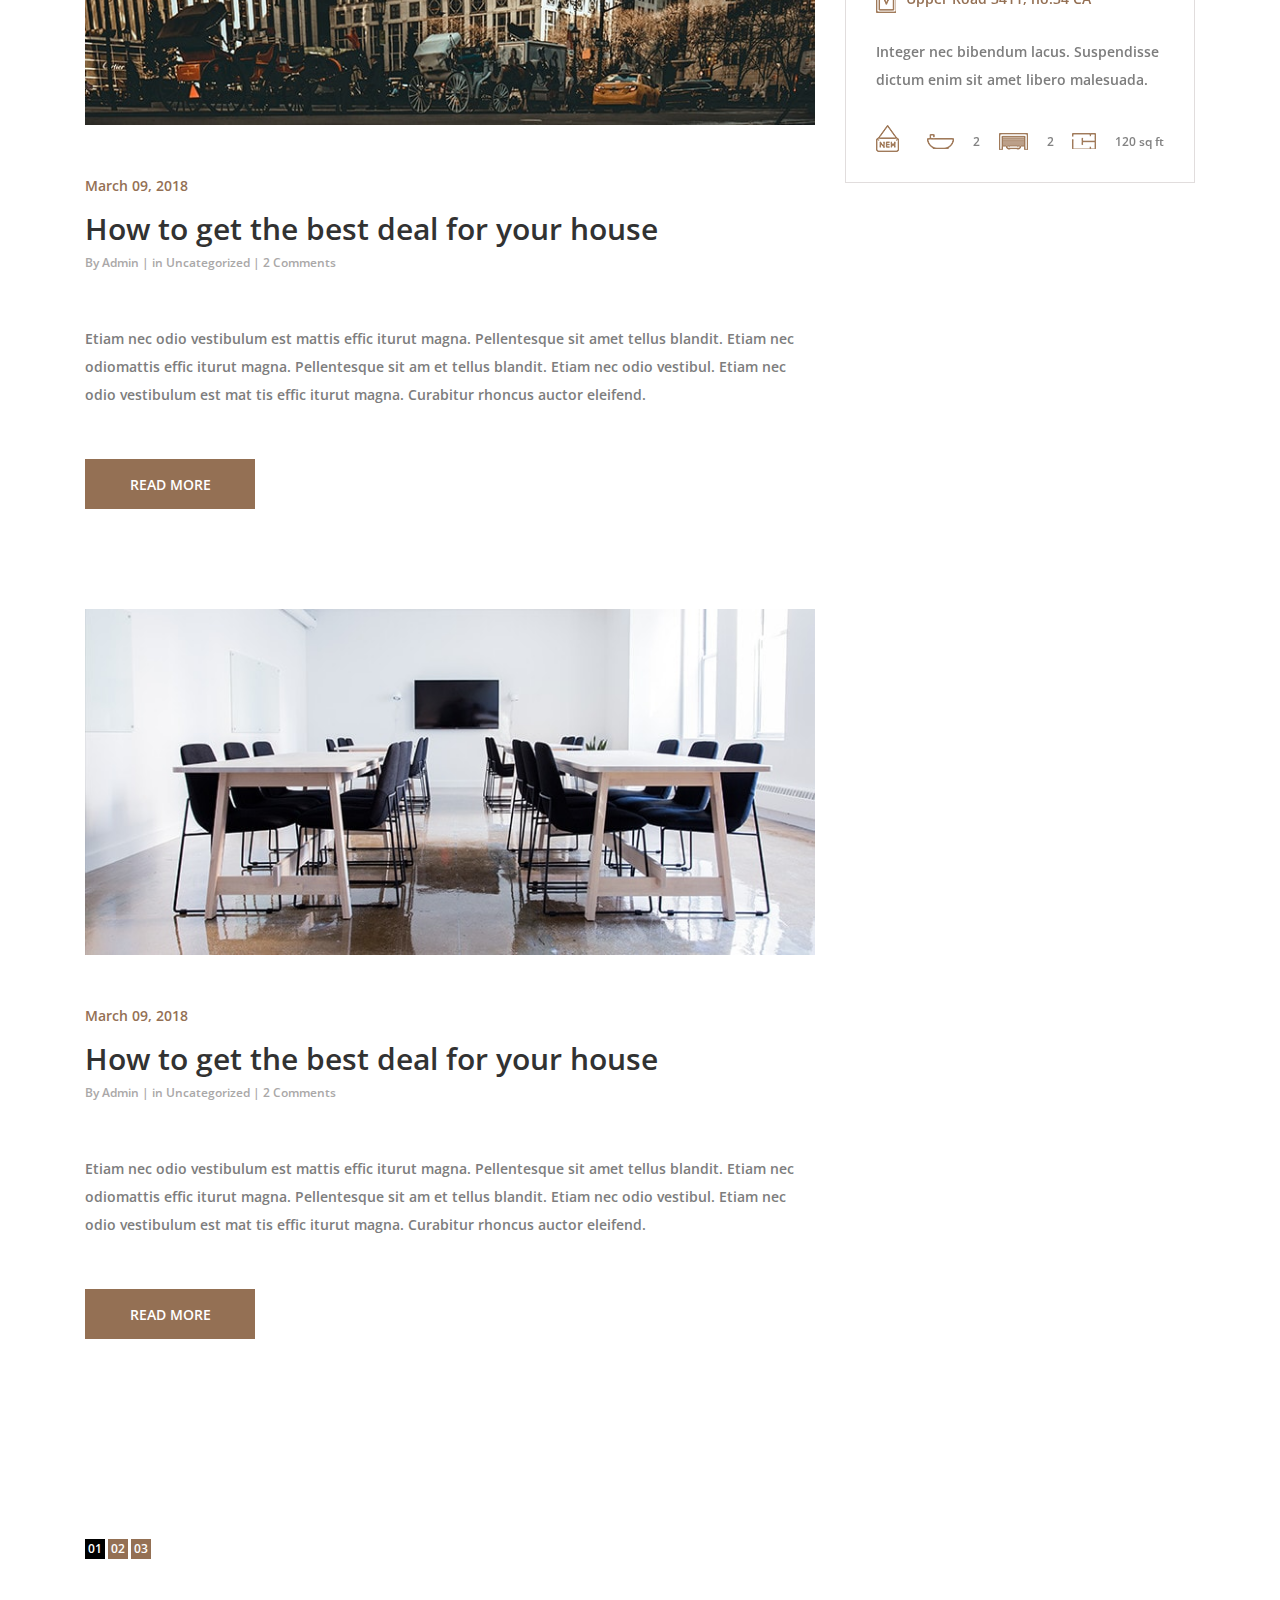
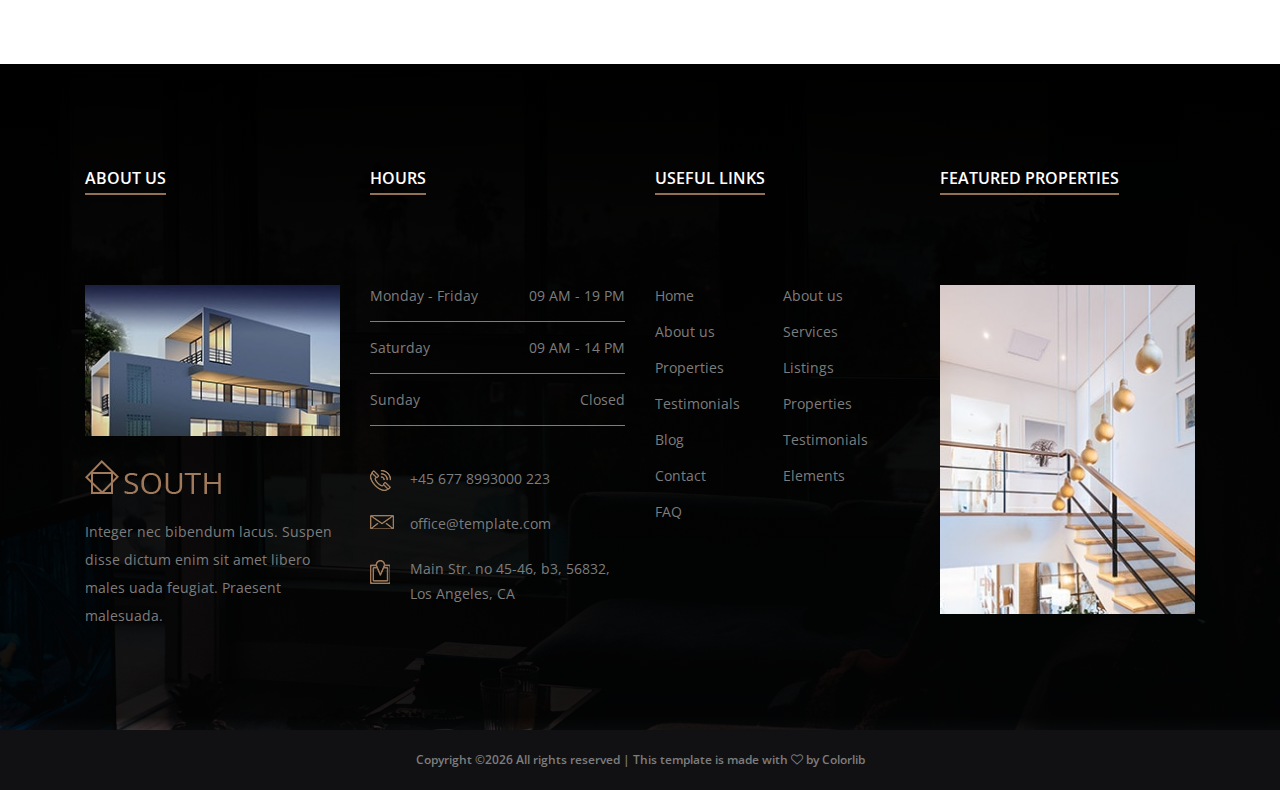
<file: SWP391_HouseRentalSystem/web/blog.html>
<!DOCTYPE html>
<html lang="en">

<head>
    <meta charset="UTF-8">
    <meta name="description" content="">
    <meta http-equiv="X-UA-Compatible" content="IE=edge">
    <meta name="viewport" content="width=device-width, initial-scale=1, shrink-to-fit=no">
    <!-- The above 4 meta tags *must* come first in the head; any other head content must come *after* these tags -->

    <!-- Title  -->
    <title>South - Real Estate Agency Template | Blog</title>

    <!-- Favicon  -->
    <link rel="icon" href="img/core-img/favicon.ico">

    <!-- Style CSS -->
    <link rel="stylesheet" href="style.css">

</head>

<body>
    <!-- Preloader -->
    <div id="preloader">
        <div class="south-load"></div>
    </div>

    <!-- ##### Header Area Start ##### -->
    <header class="header-area">

        <!-- Top Header Area -->
        <div class="top-header-area">
            <div class="h-100 d-md-flex justify-content-between align-items-center">
                <div class="email-address">
                    <a href="mailto:contact@southtemplate.com">contact@southtemplate.com</a>
                </div>
                <div class="phone-number d-flex">
                    <div class="icon">
                        <img src="img/icons/phone-call.png" alt="">
                    </div>
                    <div class="number">
                        <a href="tel:+45 677 8993000 223">+45 677 8993000 223</a>
                    </div>
                </div>
            </div>
        </div>

        <!-- Main Header Area -->
        <div class="main-header-area" id="stickyHeader">
            <div class="classy-nav-container breakpoint-off">
                <!-- Classy Menu -->
                <nav class="classy-navbar justify-content-between" id="southNav">

                    <!-- Logo -->
                    <a class="nav-brand" href="index.html"><img src="img/core-img/logo.png" alt=""></a>

                    <!-- Navbar Toggler -->
                    <div class="classy-navbar-toggler">
                        <span class="navbarToggler"><span></span><span></span><span></span></span>
                    </div>

                    <!-- Menu -->
                    <div class="classy-menu">

                        <!-- close btn -->
                        <div class="classycloseIcon">
                            <div class="cross-wrap"><span class="top"></span><span class="bottom"></span></div>
                        </div>

                        <!-- Nav Start -->
                        <div class="classynav">
                            <ul>
                                <li><a href="index.html">Home</a></li>
                                <li><a href="#">Pages</a>
                                    <ul class="dropdown">
                                        <li><a href="index.html">Home</a></li>
                                        <li><a href="about-us.html">About Us</a></li>
                                        <li><a href="#">Listings</a>
                                            <ul class="dropdown">
                                                <li><a href="listings.html">Listings</a></li>
                                                <li><a href="single-listings.html">Single Listings</a></li>
                                            </ul>
                                        </li>
                                        <li><a href="#">Blog</a>
                                            <ul class="dropdown">
                                                <li><a href="blog.html">Blog</a></li>
                                                <li><a href="single-blog.html">Single Blog</a></li>
                                            </ul>
                                        </li>
                                        <li><a href="contact.html">Contact</a></li>
                                        <li><a href="elements.html">Elements</a></li>
                                    </ul>
                                </li>
                                <li><a href="about-us.html">About Us</a></li>
                                <li><a href="listings.html">Properties</a></li>
                                <li><a href="blog.html">Blog</a></li>
                                <li><a href="#">Mega Menu</a>
                                    <div class="megamenu">
                                        <ul class="single-mega cn-col-4">
                                            <li class="title">Headline 1</li>
                                            <li><a href="#">Mega Menu Item 1</a></li>
                                            <li><a href="#">Mega Menu Item 2</a></li>
                                            <li><a href="#">Mega Menu Item 3</a></li>
                                            <li><a href="#">Mega Menu Item 4</a></li>
                                            <li><a href="#">Mega Menu Item 5</a></li>
                                        </ul>
                                        <ul class="single-mega cn-col-4">
                                            <li class="title">Headline 2</li>
                                            <li><a href="#">Mega Menu Item 1</a></li>
                                            <li><a href="#">Mega Menu Item 2</a></li>
                                            <li><a href="#">Mega Menu Item 3</a></li>
                                            <li><a href="#">Mega Menu Item 4</a></li>
                                            <li><a href="#">Mega Menu Item 5</a></li>
                                        </ul>
                                        <ul class="single-mega cn-col-4">
                                            <li class="title">Headline 3</li>
                                            <li><a href="#">Mega Menu Item 1</a></li>
                                            <li><a href="#">Mega Menu Item 2</a></li>
                                            <li><a href="#">Mega Menu Item 3</a></li>
                                            <li><a href="#">Mega Menu Item 4</a></li>
                                            <li><a href="#">Mega Menu Item 5</a></li>
                                        </ul>
                                        <ul class="single-mega cn-col-4">
                                            <li class="title">Headline 4</li>
                                            <li><a href="#">Mega Menu Item 1</a></li>
                                            <li><a href="#">Mega Menu Item 2</a></li>
                                            <li><a href="#">Mega Menu Item 3</a></li>
                                            <li><a href="#">Mega Menu Item 4</a></li>
                                            <li><a href="#">Mega Menu Item 5</a></li>
                                        </ul>
                                    </div>
                                </li>
                                <li><a href="contact.html">Contact</a></li>
                            </ul>

                            <!-- Search Form -->
                            <div class="south-search-form">
                                <form action="#" method="post">
                                    <input type="search" name="search" id="search" placeholder="Search Anything ...">
                                    <button type="submit"><i class="fa fa-search" aria-hidden="true"></i></button>
                                </form>
                            </div>

                            <!-- Search Button -->
                            <a href="#" class="searchbtn"><i class="fa" aria-hidden="true"></i></a>
                        </div>
                        <!-- Nav End -->
                    </div>
                </nav>
            </div>
        </div>
    </header>
    <!-- ##### Header Area End ##### -->

    <!-- ##### Breadcumb Area Start ##### -->
    <section class="breadcumb-area bg-img" style="background-image: url(img/bg-img/hero1.jpg);">
        <div class="container h-100">
            <div class="row h-100 align-items-center">
                <div class="col-12">
                    <div class="breadcumb-content">
                        <h3 class="breadcumb-title">Blog</h3>
                    </div>
                </div>
            </div>
        </div>
    </section>
    <!-- ##### Breadcumb Area End ##### -->

    <!-- ##### Blog Area Start ##### -->
    <section class="south-blog-area section-padding-100">
        <div class="container">
            <div class="row">
                <div class="col-12 col-lg-8">
                   
                    <!-- Single Blog Area -->
                    <div class="single-blog-area mb-50">
                        <!-- Post Thumbnail -->
                        <div class="blog-post-thumbnail">
                            <img src="img/blog-img/blog1.jpg" alt="">
                        </div>
                        <!-- Post Content -->
                        <div class="post-content">
                            <!-- Date -->
                            <div class="post-date">
                                <a href="#">March 09, 2018</a>
                            </div>
                            <!-- Headline -->
                            <a href="#" class="headline">How to get the best deal for your house</a>
                            <!-- Post Meta -->
                            <div class="post-meta">
                                <p>By <a href="#">Admin</a> | in <a href="#">Uncategorized</a> | <a href="#">2 Comments</a></p>
                            </div>
                            <p>Etiam nec odio vestibulum est mattis effic iturut magna. Pellentesque sit amet tellus blandit. Etiam nec odiomattis effic iturut magna. Pellentesque sit am et tellus blandit. Etiam nec odio vestibul. Etiam nec odio vestibulum est mat tis effic iturut magna. Curabitur rhoncus auctor eleifend.</p>
                            <!-- Read More btn -->
                            <a href="#" class="btn south-btn">Read More</a>
                        </div>
                    </div>
                   
                    <!-- Single Blog Area -->
                    <div class="single-blog-area mb-50">
                        <!-- Post Thumbnail -->
                        <div class="blog-post-thumbnail">
                            <img src="img/blog-img/blog2.jpg" alt="">
                        </div>
                        <!-- Post Content -->
                        <div class="post-content">
                            <!-- Date -->
                            <div class="post-date">
                                <a href="#">March 09, 2018</a>
                            </div>
                            <!-- Headline -->
                            <a href="#" class="headline">How to get the best deal for your house</a>
                            <!-- Post Meta -->
                            <div class="post-meta">
                                <p>By <a href="#">Admin</a> | in <a href="#">Uncategorized</a> | <a href="#">2 Comments</a></p>
                            </div>
                            <p>Etiam nec odio vestibulum est mattis effic iturut magna. Pellentesque sit amet tellus blandit. Etiam nec odiomattis effic iturut magna. Pellentesque sit am et tellus blandit. Etiam nec odio vestibul. Etiam nec odio vestibulum est mat tis effic iturut magna. Curabitur rhoncus auctor eleifend.</p>
                            <!-- Read More btn -->
                            <a href="#" class="btn south-btn">Read More</a>
                        </div>
                    </div>
                   
                    <!-- Single Blog Area -->
                    <div class="single-blog-area mb-50">
                        <!-- Post Thumbnail -->
                        <div class="blog-post-thumbnail">
                            <img src="img/blog-img/blog3.jpg" alt="">
                        </div>
                        <!-- Post Content -->
                        <div class="post-content">
                            <!-- Date -->
                            <div class="post-date">
                                <a href="#">March 09, 2018</a>
                            </div>
                            <!-- Headline -->
                            <a href="#" class="headline">How to get the best deal for your house</a>
                            <!-- Post Meta -->
                            <div class="post-meta">
                                <p>By <a href="#">Admin</a> | in <a href="#">Uncategorized</a> | <a href="#">2 Comments</a></p>
                            </div>
                            <p>Etiam nec odio vestibulum est mattis effic iturut magna. Pellentesque sit amet tellus blandit. Etiam nec odiomattis effic iturut magna. Pellentesque sit am et tellus blandit. Etiam nec odio vestibul. Etiam nec odio vestibulum est mat tis effic iturut magna. Curabitur rhoncus auctor eleifend.</p>
                            <!-- Read More btn -->
                            <a href="#" class="btn south-btn">Read More</a>
                        </div>
                    </div>
                </div>

                <div class="col-12 col-lg-4">
                    <div class="blog-sidebar-area">

                        <!-- Search Widget -->
                        <div class="search-widget-area mb-70">
                            <form action="#" method="get">
                                <input type="search" name="search" id="search" placeholder="Search">
                                <button type="submit"><i class="fa fa-search"></i></button>
                            </form>
                        </div>

                        <!-- Catagories Widget -->
                        <div class="south-catagories-card mb-70">
                            <h5>Archive</h5>
                            <ul class="catagories-menu">
                                <li><a href="#">Radiology</a></li>
                                <li><a href="#">Cardiology</a></li>
                                <li><a href="#">Gastroenterology</a></li>
                                <li><a href="#">Neurology</a></li>
                                <li><a href="#">General surgery</a></li>
                            </ul>
                        </div>

                        <!-- Catagories Widget -->
                        <div class="south-catagories-card mb-70">
                            <h5>Categories</h5>
                            <ul class="catagories-menu">
                                <li><a href="#">Radiology</a></li>
                                <li><a href="#">Cardiology</a></li>
                                <li><a href="#">Gastroenterology</a></li>
                                <li><a href="#">Neurology</a></li>
                                <li><a href="#">General surgery</a></li>
                            </ul>
                        </div>

                        <!-- Catagories Widget -->
                        <div class="featured-properties-slides owl-carousel">

                            <!-- Single Slide -->
                            <div class="single-featured-property">
                                <!-- Property Thumbnail -->
                                <div class="property-thumb">
                                    <img src="img/bg-img/feature1.jpg" alt="">

                                    <div class="tag">
                                        <span>For Sale</span>
                                    </div>
                                    <div class="list-price">
                                        <p>$945 679</p>
                                    </div>
                                </div>
                                <!-- Property Content -->
                                <div class="property-content">
                                    <h5>Villa in Los Angeles</h5>
                                    <p class="location"><img src="img/icons/location.png" alt="">Upper Road 3411, no.34 CA</p>
                                    <p>Integer nec bibendum lacus. Suspendisse dictum enim sit amet libero malesuada.</p>
                                    <div class="property-meta-data d-flex align-items-end justify-content-between">
                                        <div class="new-tag">
                                            <img src="img/icons/new.png" alt="">
                                        </div>
                                        <div class="bathroom">
                                            <img src="img/icons/bathtub.png" alt="">
                                            <span>2</span>
                                        </div>
                                        <div class="garage">
                                            <img src="img/icons/garage.png" alt="">
                                            <span>2</span>
                                        </div>
                                        <div class="space">
                                            <img src="img/icons/space.png" alt="">
                                            <span>120 sq ft</span>
                                        </div>
                                    </div>
                                </div>
                            </div>

                            <!-- Single Slide -->
                            <div class="single-featured-property">
                                <!-- Property Thumbnail -->
                                <div class="property-thumb">
                                    <img src="img/bg-img/feature2.jpg" alt="">

                                    <div class="tag">
                                        <span>For Sale</span>
                                    </div>
                                    <div class="list-price">
                                        <p>$945 679</p>
                                    </div>
                                </div>
                                <!-- Property Content -->
                                <div class="property-content">
                                    <h5>Town House in Los Angeles</h5>
                                    <p class="location"><img src="img/icons/location.png" alt="">Upper Road 3411, no.34 CA</p>
                                    <p>Integer nec bibendum lacus. Suspendisse dictum enim sit amet libero malesuada.</p>
                                    <div class="property-meta-data d-flex align-items-end justify-content-between">
                                        <div class="new-tag">
                                            <img src="img/icons/new.png" alt="">
                                        </div>
                                        <div class="bathroom">
                                            <img src="img/icons/bathtub.png" alt="">
                                            <span>2</span>
                                        </div>
                                        <div class="garage">
                                            <img src="img/icons/garage.png" alt="">
                                            <span>2</span>
                                        </div>
                                        <div class="space">
                                            <img src="img/icons/space.png" alt="">
                                            <span>120 sq ft</span>
                                        </div>
                                    </div>
                                </div>
                            </div>
                        </div>

                    </div>
                </div>
            </div>

            <div class="row">
                <div class="col-12">
                    <!-- Pagination -->
                    <div class="south-pagination mt-100 d-flex">
                        <nav aria-label="Page navigation">
                            <ul class="pagination">
                                <li class="page-item"><a class="page-link active" href="#">01</a></li>
                                <li class="page-item"><a class="page-link" href="#">02</a></li>
                                <li class="page-item"><a class="page-link" href="#">03</a></li>
                            </ul>
                        </nav>
                    </div>
                </div>
            </div>
        </div>
    </section>
    <!-- ##### Blog Area End ##### -->

    <!-- ##### Footer Area Start ##### -->
    <footer class="footer-area section-padding-100-0 bg-img gradient-background-overlay" style="background-image: url(img/bg-img/cta.jpg);">
        <!-- Main Footer Area -->
        <div class="main-footer-area">
            <div class="container">
                <div class="row">

                    <!-- Single Footer Widget -->
                    <div class="col-12 col-sm-6 col-xl-3">
                        <div class="footer-widget-area mb-100">
                            <!-- Widget Title -->
                            <div class="widget-title">
                                <h6>About Us</h6>
                            </div>

                            <img src="img/bg-img/footer.jpg" alt="">
                            <div class="footer-logo my-4">
                                <img src="img/core-img/logo.png" alt="">
                            </div>
                            <p>Integer nec bibendum lacus. Suspen disse dictum enim sit amet libero males uada feugiat. Praesent malesuada.</p>
                        </div>
                    </div>

                    <!-- Single Footer Widget -->
                    <div class="col-12 col-sm-6 col-xl-3">
                        <div class="footer-widget-area mb-100">
                            <!-- Widget Title -->
                            <div class="widget-title">
                                <h6>Hours</h6>
                            </div>
                            <!-- Office Hours -->
                            <div class="weekly-office-hours">
                                <ul>
                                    <li class="d-flex align-items-center justify-content-between"><span>Monday - Friday</span> <span>09 AM - 19 PM</span></li>
                                    <li class="d-flex align-items-center justify-content-between"><span>Saturday</span> <span>09 AM - 14 PM</span></li>
                                    <li class="d-flex align-items-center justify-content-between"><span>Sunday</span> <span>Closed</span></li>
                                </ul>
                            </div>
                            <!-- Address -->
                            <div class="address">
                                <h6><img src="img/icons/phone-call.png" alt=""> +45 677 8993000 223</h6>
                                <h6><img src="img/icons/envelope.png" alt=""> office@template.com</h6>
                                <h6><img src="img/icons/location.png" alt=""> Main Str. no 45-46, b3, 56832, Los Angeles, CA</h6>
                            </div>
                        </div>
                    </div>

                    <!-- Single Footer Widget -->
                    <div class="col-12 col-sm-6 col-xl-3">
                        <div class="footer-widget-area mb-100">
                            <!-- Widget Title -->
                            <div class="widget-title">
                                <h6>Useful Links</h6>
                            </div>
                            <!-- Nav -->
                            <ul class="useful-links-nav d-flex align-items-center">
                                <li><a href="#">Home</a></li>
                                <li><a href="#">About us</a></li>
                                <li><a href="#">About us</a></li>
                                <li><a href="#">Services</a></li>
                                <li><a href="#">Properties</a></li>
                                <li><a href="#">Listings</a></li>
                                <li><a href="#">Testimonials</a></li>
                                <li><a href="#">Properties</a></li>
                                <li><a href="#">Blog</a></li>
                                <li><a href="#">Testimonials</a></li>
                                <li><a href="#">Contact</a></li>
                                <li><a href="#">Elements</a></li>
                                <li><a href="#">FAQ</a></li>
                            </ul>
                        </div>
                    </div>

                    <!-- Single Footer Widget -->
                    <div class="col-12 col-sm-6 col-xl-3">
                        <div class="footer-widget-area mb-100">
                            <!-- Widget Title -->
                            <div class="widget-title">
                                <h6>Featured Properties</h6>
                            </div>
                            <!-- Featured Properties Slides -->
                            <div class="featured-properties-slides owl-carousel">
                                <!-- Single Slide -->
                                <div class="single-featured-properties-slide">
                                    <a href="#"><img src="img/bg-img/fea-product.jpg" alt=""></a>
                                </div>
                                <!-- Single Slide -->
                                <div class="single-featured-properties-slide">
                                    <a href="#"><img src="img/bg-img/fea-product.jpg" alt=""></a>
                                </div>
                                <!-- Single Slide -->
                                <div class="single-featured-properties-slide">
                                    <a href="#"><img src="img/bg-img/fea-product.jpg" alt=""></a>
                                </div>
                            </div>
                        </div>
                    </div>

                </div>
            </div>
        </div>

        <!-- Copywrite Text -->
        <div class="copywrite-text d-flex align-items-center justify-content-center">
           <p> <!-- Link back to Colorlib can't be removed. Template is licensed under CC BY 3.0. -->
Copyright &copy;<script>document.write(new Date().getFullYear());</script> All rights reserved | This template is made with <i class="fa fa-heart-o" aria-hidden="true"></i> by <a href="https://colorlib.com" target="_blank">Colorlib</a>
<!-- Link back to Colorlib can't be removed. Template is licensed under CC BY 3.0. -->
        </div>
    </footer>
    <!-- ##### Footer Area End ##### -->

    <!-- jQuery (Necessary for All JavaScript Plugins) -->
    <script src="js/jquery/jquery-2.2.4.min.js"></script>
    <!-- Popper js -->
    <script src="js/popper.min.js"></script>
    <!-- Bootstrap js -->
    <script src="js/bootstrap.min.js"></script>
    <!-- Plugins js -->
    <script src="js/plugins.js"></script>
    <script src="js/classy-nav.min.js"></script>
    <script src="js/jquery-ui.min.js"></script>
    <!-- Active js -->
    <script src="js/active.js"></script>

</body>

</html>
</file>
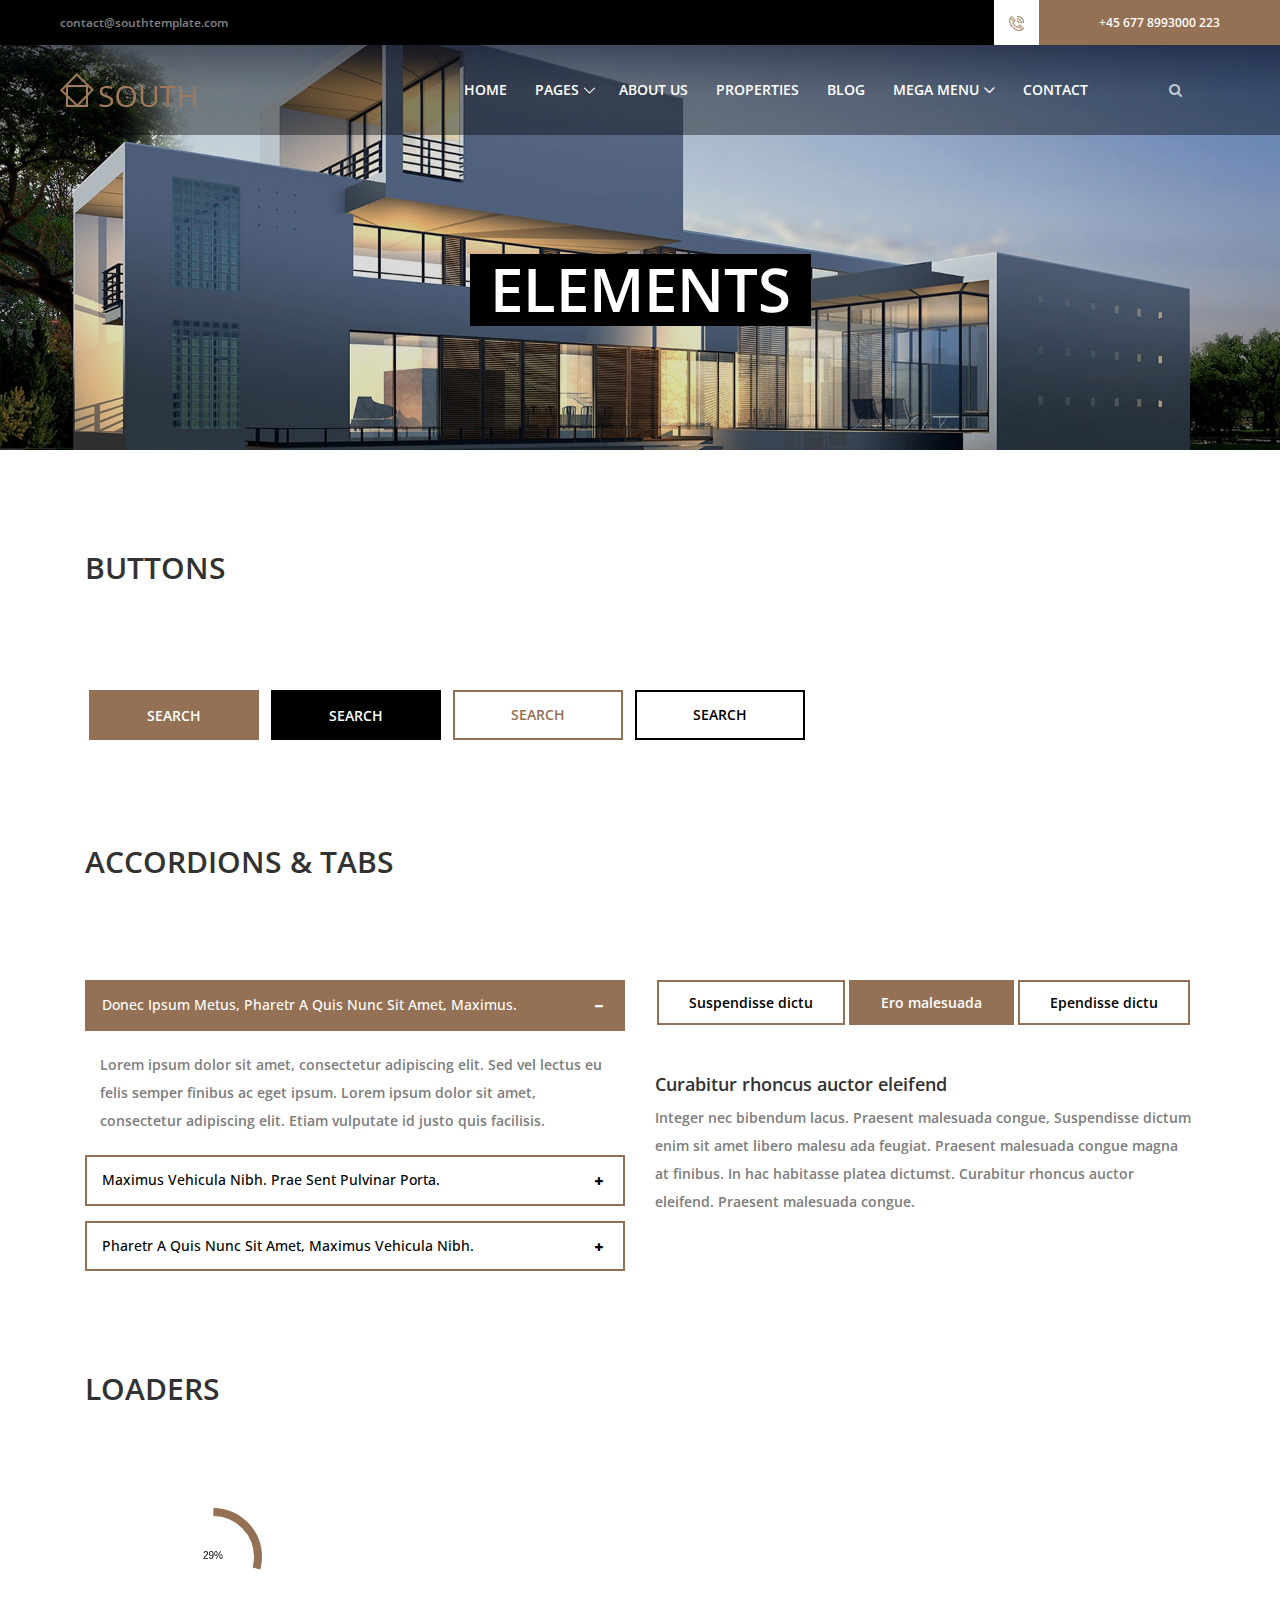
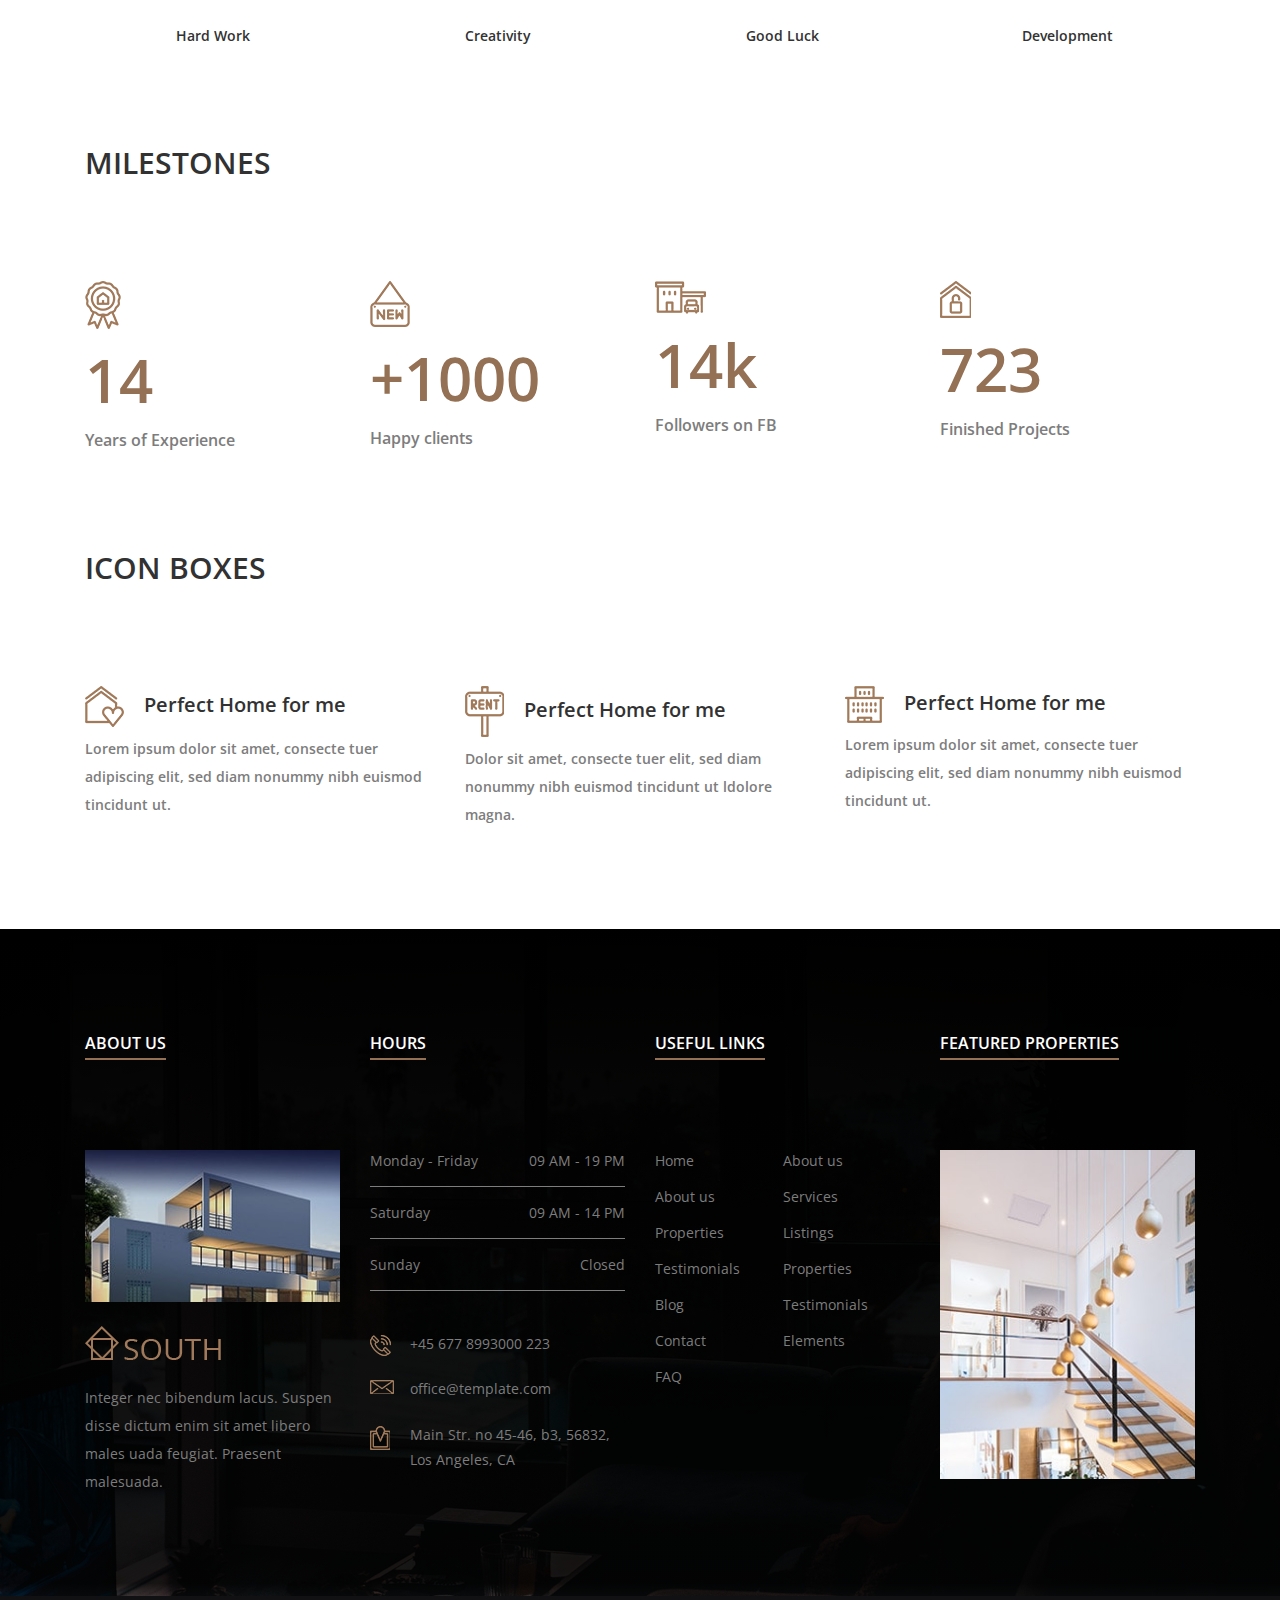
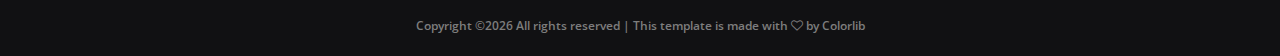
<file: SWP391_HouseRentalSystem/web/elements.html>
<!DOCTYPE html>
<html lang="en">

<head>
    <meta charset="UTF-8">
    <meta name="description" content="">
    <meta http-equiv="X-UA-Compatible" content="IE=edge">
    <meta name="viewport" content="width=device-width, initial-scale=1, shrink-to-fit=no">
    <!-- The above 4 meta tags *must* come first in the head; any other head content must come *after* these tags -->

    <!-- Title  -->
    <title>South - Real Estate Agency Template | Elements</title>

    <!-- Favicon  -->
    <link rel="icon" href="img/core-img/favicon.ico">

    <!-- Style CSS -->
    <link rel="stylesheet" href="style.css">

</head>

<body>
    <!-- Preloader -->
    <div id="preloader">
        <div class="south-load"></div>
    </div>

    <!-- ##### Header Area Start ##### -->
    <header class="header-area">

        <!-- Top Header Area -->
        <div class="top-header-area">
            <div class="h-100 d-md-flex justify-content-between align-items-center">
                <div class="email-address">
                    <a href="mailto:contact@southtemplate.com">contact@southtemplate.com</a>
                </div>
                <div class="phone-number d-flex">
                    <div class="icon">
                        <img src="img/icons/phone-call.png" alt="">
                    </div>
                    <div class="number">
                        <a href="tel:+45 677 8993000 223">+45 677 8993000 223</a>
                    </div>
                </div>
            </div>
        </div>

        <!-- Main Header Area -->
        <div class="main-header-area" id="stickyHeader">
            <div class="classy-nav-container breakpoint-off">
                <!-- Classy Menu -->
                <nav class="classy-navbar justify-content-between" id="southNav">

                    <!-- Logo -->
                    <a class="nav-brand" href="index.html"><img src="img/core-img/logo.png" alt=""></a>

                    <!-- Navbar Toggler -->
                    <div class="classy-navbar-toggler">
                        <span class="navbarToggler"><span></span><span></span><span></span></span>
                    </div>

                    <!-- Menu -->
                    <div class="classy-menu">

                        <!-- close btn -->
                        <div class="classycloseIcon">
                            <div class="cross-wrap"><span class="top"></span><span class="bottom"></span></div>
                        </div>

                        <!-- Nav Start -->
                        <div class="classynav">
                            <ul>
                                <li><a href="index.html">Home</a></li>
                                <li><a href="#">Pages</a>
                                    <ul class="dropdown">
                                        <li><a href="index.html">Home</a></li>
                                        <li><a href="about-us.html">About Us</a></li>
                                        <li><a href="#">Listings</a>
                                            <ul class="dropdown">
                                                <li><a href="listings.html">Listings</a></li>
                                                <li><a href="single-listings.html">Single Listings</a></li>
                                            </ul>
                                        </li>
                                        <li><a href="#">Blog</a>
                                            <ul class="dropdown">
                                                <li><a href="blog.html">Blog</a></li>
                                                <li><a href="single-blog.html">Single Blog</a></li>
                                            </ul>
                                        </li>
                                        <li><a href="contact.html">Contact</a></li>
                                        <li><a href="elements.html">Elements</a></li>
                                    </ul>
                                </li>
                                <li><a href="about-us.html">About Us</a></li>
                                <li><a href="listings.html">Properties</a></li>
                                <li><a href="blog.html">Blog</a></li>
                                <li><a href="#">Mega Menu</a>
                                    <div class="megamenu">
                                        <ul class="single-mega cn-col-4">
                                            <li class="title">Headline 1</li>
                                            <li><a href="#">Mega Menu Item 1</a></li>
                                            <li><a href="#">Mega Menu Item 2</a></li>
                                            <li><a href="#">Mega Menu Item 3</a></li>
                                            <li><a href="#">Mega Menu Item 4</a></li>
                                            <li><a href="#">Mega Menu Item 5</a></li>
                                        </ul>
                                        <ul class="single-mega cn-col-4">
                                            <li class="title">Headline 2</li>
                                            <li><a href="#">Mega Menu Item 1</a></li>
                                            <li><a href="#">Mega Menu Item 2</a></li>
                                            <li><a href="#">Mega Menu Item 3</a></li>
                                            <li><a href="#">Mega Menu Item 4</a></li>
                                            <li><a href="#">Mega Menu Item 5</a></li>
                                        </ul>
                                        <ul class="single-mega cn-col-4">
                                            <li class="title">Headline 3</li>
                                            <li><a href="#">Mega Menu Item 1</a></li>
                                            <li><a href="#">Mega Menu Item 2</a></li>
                                            <li><a href="#">Mega Menu Item 3</a></li>
                                            <li><a href="#">Mega Menu Item 4</a></li>
                                            <li><a href="#">Mega Menu Item 5</a></li>
                                        </ul>
                                        <ul class="single-mega cn-col-4">
                                            <li class="title">Headline 4</li>
                                            <li><a href="#">Mega Menu Item 1</a></li>
                                            <li><a href="#">Mega Menu Item 2</a></li>
                                            <li><a href="#">Mega Menu Item 3</a></li>
                                            <li><a href="#">Mega Menu Item 4</a></li>
                                            <li><a href="#">Mega Menu Item 5</a></li>
                                        </ul>
                                    </div>
                                </li>
                                <li><a href="contact.html">Contact</a></li>
                            </ul>

                            <!-- Search Form -->
                            <div class="south-search-form">
                                <form action="#" method="post">
                                    <input type="search" name="search" id="search" placeholder="Search Anything ...">
                                    <button type="submit"><i class="fa fa-search" aria-hidden="true"></i></button>
                                </form>
                            </div>

                            <!-- Search Button -->
                            <a href="#" class="searchbtn"><i class="fa" aria-hidden="true"></i></a>
                        </div>
                        <!-- Nav End -->
                    </div>
                </nav>
            </div>
        </div>
    </header>
    <!-- ##### Header Area End ##### -->

    <!-- ##### Breadcumb Area Start ##### -->
    <section class="breadcumb-area bg-img" style="background-image: url(img/bg-img/hero1.jpg);">
        <div class="container h-100">
            <div class="row h-100 align-items-center">
                <div class="col-12">
                    <div class="breadcumb-content">
                        <h3 class="breadcumb-title">Elements</h3>
                    </div>
                </div>
            </div>
        </div>
    </section>
    <!-- ##### Breadcumb Area End ##### -->

    <!-- ##### Elements Area Start ##### -->
    <section class="elements-area section-padding-100-0">
        <div class="container">

            <div class="row">
                <!-- ##### Buttons ##### -->
                <div class="col-12">
                    <div class="elements-title">
                        <h2>Buttons</h2>
                    </div>
                    <!-- Button -->
                    <div class="south-buttons-area mb-100">
                        <a href="#" class="btn south-btn m-1">Search</a>
                        <a href="#" class="btn south-btn active m-1">Search</a>
                        <a href="#" class="btn south-btn btn-2 m-1">Search</a>
                        <a href="#" class="btn south-btn btn-3 m-1">Search</a>
                    </div>
                </div>
            </div>

            <div class="row">
                <!-- ##### Progress Bars & Accordions ##### -->
                <div class="col-12">
                    <div class="elements-title">
                        <h2>Accordions &amp; Tabs</h2>
                    </div>
                </div>

                <!-- ##### Accordians ##### -->
                <div class="col-12 col-lg-6">
                    <div class="accordions mb-100" id="accordion" role="tablist" aria-multiselectable="true">
                        <!-- single accordian area -->
                        <div class="panel single-accordion">
                            <h6><a role="button" class="" aria-expanded="true" aria-controls="collapseOne" data-toggle="collapse" data-parent="#accordion" href="#collapseOne">Donec ipsum metus, pharetr a quis nunc sit amet, maximus.
                                    <span class="accor-open"><i class="fa fa-plus" aria-hidden="true"></i></span>
                                    <span class="accor-close"><i class="fa fa-minus" aria-hidden="true"></i></span>
                                    </a></h6>
                            <div id="collapseOne" class="accordion-content collapse show">
                                <p>Lorem ipsum dolor sit amet, consectetur adipiscing elit. Sed vel lectus eu felis semper finibus ac eget ipsum. Lorem ipsum dolor sit amet, consectetur adipiscing elit. Etiam vulputate id justo quis facilisis.</p>
                            </div>
                        </div>
                        <!-- single accordian area -->
                        <div class="panel single-accordion">
                            <h6>
                                <a role="button" class="collapsed" aria-expanded="true" aria-controls="collapseTwo" data-parent="#accordion" data-toggle="collapse" href="#collapseTwo">Maximus vehicula nibh. Prae sent pulvinar porta.
                                        <span class="accor-open"><i class="fa fa-plus" aria-hidden="true"></i></span>
                                        <span class="accor-close"><i class="fa fa-minus" aria-hidden="true"></i></span>
                                        </a>
                            </h6>
                            <div id="collapseTwo" class="accordion-content collapse">
                                <p>Lorem ipsum dolor sit amet, consectetur adipiscing elit. Sed vel lectus eu felis semper finibus ac eget ipsum. Lorem ipsum dolor sit amet, consectetur adipiscing elit. Etiam vulputate id justo quis facilisis.</p>
                            </div>
                        </div>
                        <!-- single accordian area -->
                        <div class="panel single-accordion">
                            <h6>
                                <a role="button" aria-expanded="true" aria-controls="collapseThree" class="collapsed" data-parent="#accordion" data-toggle="collapse" href="#collapseThree">Pharetr a quis nunc sit amet, maximus vehicula nibh.
                                        <span class="accor-open"><i class="fa fa-plus" aria-hidden="true"></i></span>
                                        <span class="accor-close"><i class="fa fa-minus" aria-hidden="true"></i></span>
                                    </a>
                            </h6>
                            <div id="collapseThree" class="accordion-content collapse">
                                <p>Lorem ipsum dolor sit amet, consectetur adipiscing elit. Sed vel lectus eu felis semper finibus ac eget ipsum. Lorem ipsum dolor sit amet, consectetur adipiscing elit. Etiam vulputate id justo quis facilisis.</p>
                            </div>
                        </div>
                    </div>
                </div>

                <!-- ##### Tabs ##### -->
                <div class="col-12 col-lg-6">
                    <div class="south-tabs-content">
                        <ul class="nav nav-tabs" id="myTab" role="tablist">
                            <li class="nav-item">
                                <a class="nav-link" id="tab--1" data-toggle="tab" href="#tab1" role="tab" aria-controls="tab1" aria-selected="false">Suspendisse dictu</a>
                            </li>
                            <li class="nav-item">
                                <a class="nav-link active" id="tab--2" data-toggle="tab" href="#tab2" role="tab" aria-controls="tab2" aria-selected="false">Ero malesuada</a>
                            </li>
                            <li class="nav-item">
                                <a class="nav-link" id="tab--3" data-toggle="tab" href="#tab3" role="tab" aria-controls="tab3" aria-selected="true">Ependisse dictu</a>
                            </li>
                        </ul>

                        <div class="tab-content mb-100" id="myTabContent">
                            <div class="tab-pane fade" id="tab1" role="tabpanel" aria-labelledby="tab--1">
                                <div class="south-tab-content">
                                    <!-- Tab Text -->
                                    <div class="south-tab-text">
                                        <h6>Curabitur rhoncus auctor eleifend</h6>
                                        <p>Integer nec bibendum lacus. Praesent malesuada congue, Suspendisse dictum enim sit amet libero malesu ada feugiat. Praesent malesuada congue magna at finibus. In hac habitasse platea dictumst. Curabitur rhoncus auctor eleifend. Praesent malesuada congue.</p>
                                    </div>
                                </div>
                            </div>
                            <div class="tab-pane fade show active" id="tab2" role="tabpanel" aria-labelledby="tab--2">
                                <div class="south-tab-content">
                                    <!-- Tab Text -->
                                    <div class="south-tab-text">
                                        <h6>Curabitur rhoncus auctor eleifend</h6>
                                        <p>Integer nec bibendum lacus. Praesent malesuada congue, Suspendisse dictum enim sit amet libero malesu ada feugiat. Praesent malesuada congue magna at finibus. In hac habitasse platea dictumst. Curabitur rhoncus auctor eleifend. Praesent malesuada congue.</p>
                                    </div>
                                </div>
                            </div>
                            <div class="tab-pane fade" id="tab3" role="tabpanel" aria-labelledby="tab--3">
                                <div class="south-tab-content">
                                    <!-- Tab Text -->
                                    <div class="south-tab-text">
                                        <h6>Curabitur rhoncus auctor eleifend</h6>
                                        <p>Integer nec bibendum lacus. Praesent malesuada congue, Suspendisse dictum enim sit amet libero malesu ada feugiat. Praesent malesuada congue magna at finibus. In hac habitasse platea dictumst. Curabitur rhoncus auctor eleifend. Praesent malesuada congue.</p>
                                    </div>
                                </div>
                            </div>
                        </div>
                    </div>
                </div>
            </div>

            <div class="row">
                <!-- ##### Loaders ##### -->
                <div class="col-12">
                    <div class="elements-title">
                        <h2>Loaders</h2>
                    </div>

                    <div class="our-skills-area text-center">
                        <div class="row">
                            <div class="col-12 col-sm-6 col-lg-3">
                                <div class="single-pie-bar mb-100" data-percent="75">
                                    <canvas class="bar-circle" width="100" height="100"></canvas>
                                    <h5>Hard Work</h5>
                                </div>
                            </div>
                            <div class="col-12 col-sm-6 col-lg-3">
                                <div class="single-pie-bar mb-100" data-percent="83">
                                    <canvas class="bar-circle" width="100" height="100"></canvas>
                                    <h5>Creativity</h5>
                                </div>
                            </div>
                            <div class="col-12 col-sm-6 col-lg-3">
                                <div class="single-pie-bar mb-100" data-percent="25">
                                    <canvas class="bar-circle" width="100" height="100"></canvas>
                                    <h5>Good Luck</h5>
                                </div>
                            </div>
                            <div class="col-12 col-sm-6 col-lg-3">
                                <div class="single-pie-bar mb-100" data-percent="95">
                                    <canvas class="bar-circle" width="100" height="100"></canvas>
                                    <h5>Development</h5>
                                </div>
                            </div>
                        </div>
                    </div>

                </div>
            </div>

            <div class="row">
                <!-- ##### Milestones ##### -->
                <div class="col-12">
                    <div class="elements-title">
                        <h2>Milestones</h2>
                    </div>
                </div>

                <!-- Single Cool Fact -->
                <div class="col-12 col-sm-6 col-lg-3">
                    <div class="single-cool-fact-area mb-100">
                        <img src="img/icons/prize2.png" alt="">
                        <h2><span class="counter">14</span></h2>
                        <h6>Years of Experience</h6>
                    </div>
                </div>
                <!-- Single Cool Fact -->
                <div class="col-12 col-sm-6 col-lg-3">
                    <div class="single-cool-fact-area mb-100">
                        <img src="img/icons/new2.png" alt="">
                        <h2>+<span class="counter">1000</span></h2>
                        <h6>Happy clients</h6>
                    </div>
                </div>
                <!-- Single Cool Fact -->
                <div class="col-12 col-sm-6 col-lg-3">
                    <div class="single-cool-fact-area mb-100">
                        <img src="img/icons/house2.png" alt="">
                        <h2><span class="counter">14</span>k</h2>
                        <h6>Followers on FB</h6>
                    </div>
                </div>
                <!-- Single Cool Fact -->
                <div class="col-12 col-sm-6 col-lg-3">
                    <div class="single-cool-fact-area mb-100">
                        <img src="img/icons/house1.png" alt="">
                        <h2><span class="counter">723</span></h2>
                        <h6>Finished Projects</h6>
                    </div>
                </div>
            </div>

            <div class="row">
                <!-- ##### Icon Boxes ##### -->
                <div class="col-12">
                    <div class="elements-title">
                        <h2>Icon boxes</h2>
                    </div>
                </div>

                <!-- Single Service Area -->
                <div class="col-12 col-md-6 col-lg-4">
                    <div class="single-service-area mb-100">
                        <div class="service-content">
                            <h5><img class="mr-15" src="img/icons/home3.png" alt=""> Perfect Home for me</h5>
                            <p>Lorem ipsum dolor sit amet, consecte tuer adipiscing elit, sed diam nonummy nibh euismod tincidunt ut.</p>
                        </div>
                    </div>
                </div>
                
                <!-- Single Service Area -->
                <div class="col-12 col-md-6 col-lg-4">
                    <div class="single-service-area mb-100">
                        <div class="service-content">
                            <h5><img class="mr-15" src="img/icons/rent.png" alt=""> Perfect Home for me</h5>
                            <p>Dolor sit amet, consecte tuer elit, sed diam nonummy nibh euismod tincidunt ut ldolore magna.</p>
                        </div>
                    </div>
                </div>
                
                <!-- Single Service Area -->
                <div class="col-12 col-md-6 col-lg-4">
                    <div class="single-service-area mb-100">
                        <div class="service-content">
                            <h5><img class="mr-15" src="img/icons/flat.png" alt=""> Perfect Home for me</h5>
                            <p>Lorem ipsum dolor sit amet, consecte tuer adipiscing elit, sed diam nonummy nibh euismod tincidunt ut.</p>
                        </div>
                    </div>
                </div>
            </div>
        </div>
    </section>
    <!-- ##### Elements Area End ##### -->

    <!-- ##### Footer Area Start ##### -->
    <footer class="footer-area section-padding-100-0 bg-img gradient-background-overlay" style="background-image: url(img/bg-img/cta.jpg);">
        <!-- Main Footer Area -->
        <div class="main-footer-area">
            <div class="container">
                <div class="row">

                    <!-- Single Footer Widget -->
                    <div class="col-12 col-sm-6 col-xl-3">
                        <div class="footer-widget-area mb-100">
                            <!-- Widget Title -->
                            <div class="widget-title">
                                <h6>About Us</h6>
                            </div>

                            <img src="img/bg-img/footer.jpg" alt="">
                            <div class="footer-logo my-4">
                                <img src="img/core-img/logo.png" alt="">
                            </div>
                            <p>Integer nec bibendum lacus. Suspen disse dictum enim sit amet libero males uada feugiat. Praesent malesuada.</p>
                        </div>
                    </div>

                    <!-- Single Footer Widget -->
                    <div class="col-12 col-sm-6 col-xl-3">
                        <div class="footer-widget-area mb-100">
                            <!-- Widget Title -->
                            <div class="widget-title">
                                <h6>Hours</h6>
                            </div>
                            <!-- Office Hours -->
                            <div class="weekly-office-hours">
                                <ul>
                                    <li class="d-flex align-items-center justify-content-between"><span>Monday - Friday</span> <span>09 AM - 19 PM</span></li>
                                    <li class="d-flex align-items-center justify-content-between"><span>Saturday</span> <span>09 AM - 14 PM</span></li>
                                    <li class="d-flex align-items-center justify-content-between"><span>Sunday</span> <span>Closed</span></li>
                                </ul>
                            </div>
                            <!-- Address -->
                            <div class="address">
                                <h6><img src="img/icons/phone-call.png" alt=""> +45 677 8993000 223</h6>
                                <h6><img src="img/icons/envelope.png" alt=""> office@template.com</h6>
                                <h6><img src="img/icons/location.png" alt=""> Main Str. no 45-46, b3, 56832, Los Angeles, CA</h6>
                            </div>
                        </div>
                    </div>

                    <!-- Single Footer Widget -->
                    <div class="col-12 col-sm-6 col-xl-3">
                        <div class="footer-widget-area mb-100">
                            <!-- Widget Title -->
                            <div class="widget-title">
                                <h6>Useful Links</h6>
                            </div>
                            <!-- Nav -->
                            <ul class="useful-links-nav d-flex align-items-center">
                                <li><a href="#">Home</a></li>
                                <li><a href="#">About us</a></li>
                                <li><a href="#">About us</a></li>
                                <li><a href="#">Services</a></li>
                                <li><a href="#">Properties</a></li>
                                <li><a href="#">Listings</a></li>
                                <li><a href="#">Testimonials</a></li>
                                <li><a href="#">Properties</a></li>
                                <li><a href="#">Blog</a></li>
                                <li><a href="#">Testimonials</a></li>
                                <li><a href="#">Contact</a></li>
                                <li><a href="#">Elements</a></li>
                                <li><a href="#">FAQ</a></li>
                            </ul>
                        </div>
                    </div>

                    <!-- Single Footer Widget -->
                    <div class="col-12 col-sm-6 col-xl-3">
                        <div class="footer-widget-area mb-100">
                            <!-- Widget Title -->
                            <div class="widget-title">
                                <h6>Featured Properties</h6>
                            </div>
                            <!-- Featured Properties Slides -->
                            <div class="featured-properties-slides owl-carousel">
                                <!-- Single Slide -->
                                <div class="single-featured-properties-slide">
                                    <a href="#"><img src="img/bg-img/fea-product.jpg" alt=""></a>
                                </div>
                                <!-- Single Slide -->
                                <div class="single-featured-properties-slide">
                                    <a href="#"><img src="img/bg-img/fea-product.jpg" alt=""></a>
                                </div>
                                <!-- Single Slide -->
                                <div class="single-featured-properties-slide">
                                    <a href="#"><img src="img/bg-img/fea-product.jpg" alt=""></a>
                                </div>
                            </div>
                        </div>
                    </div>

                </div>
            </div>
        </div>

        <!-- Copywrite Text -->
        <div class="copywrite-text d-flex align-items-center justify-content-center">
            <p><!-- Link back to Colorlib can't be removed. Template is licensed under CC BY 3.0. -->
Copyright &copy;<script>document.write(new Date().getFullYear());</script> All rights reserved | This template is made with <i class="fa fa-heart-o" aria-hidden="true"></i> by <a href="https://colorlib.com" target="_blank">Colorlib</a>
<!-- Link back to Colorlib can't be removed. Template is licensed under CC BY 3.0. -->
        </div>
    </footer>
    <!-- ##### Footer Area End ##### -->

    <!-- jQuery (Necessary for All JavaScript Plugins) -->
    <script src="js/jquery/jquery-2.2.4.min.js"></script>
    <!-- Popper js -->
    <script src="js/popper.min.js"></script>
    <!-- Bootstrap js -->
    <script src="js/bootstrap.min.js"></script>
    <!-- Plugins js -->
    <script src="js/plugins.js"></script>
    <script src="js/classy-nav.min.js"></script>
    <script src="js/jquery-ui.min.js"></script>
    <!-- Active js -->
    <script src="js/active.js"></script>

</body>

</html>
</file>
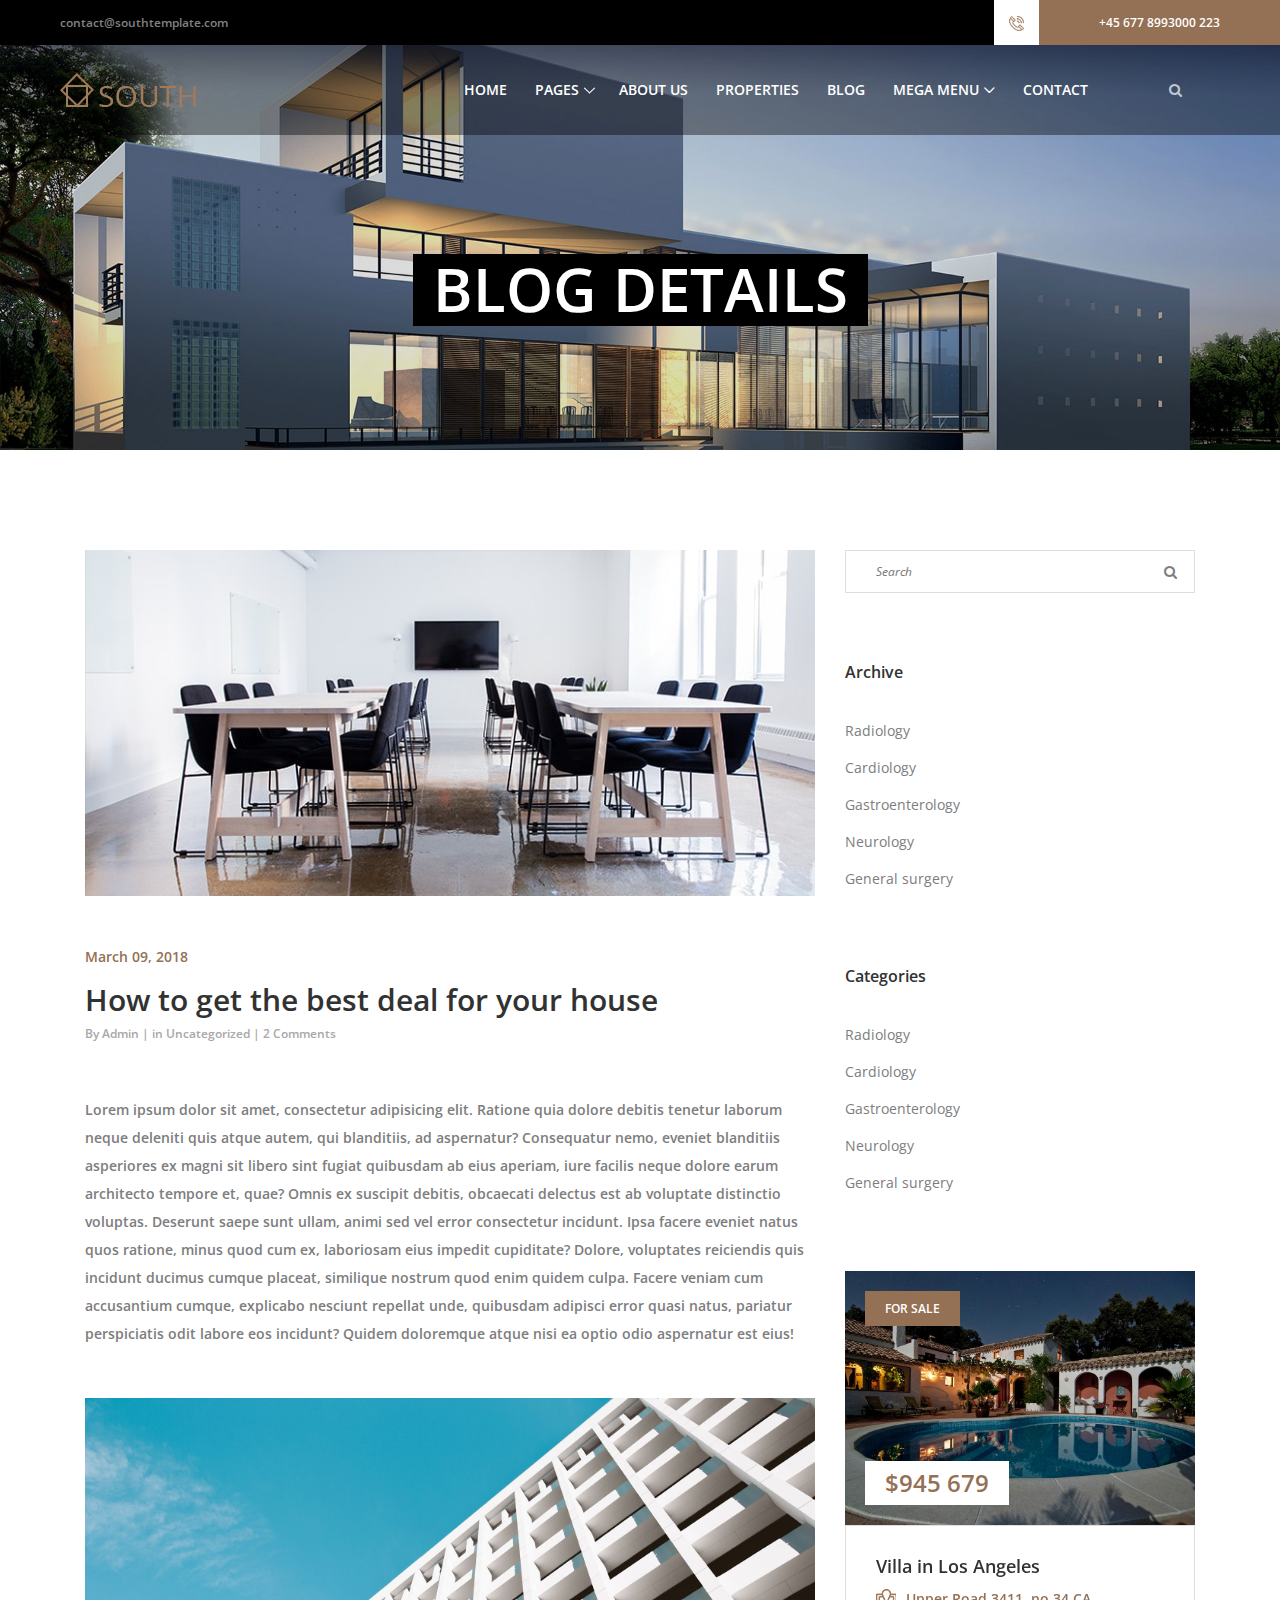
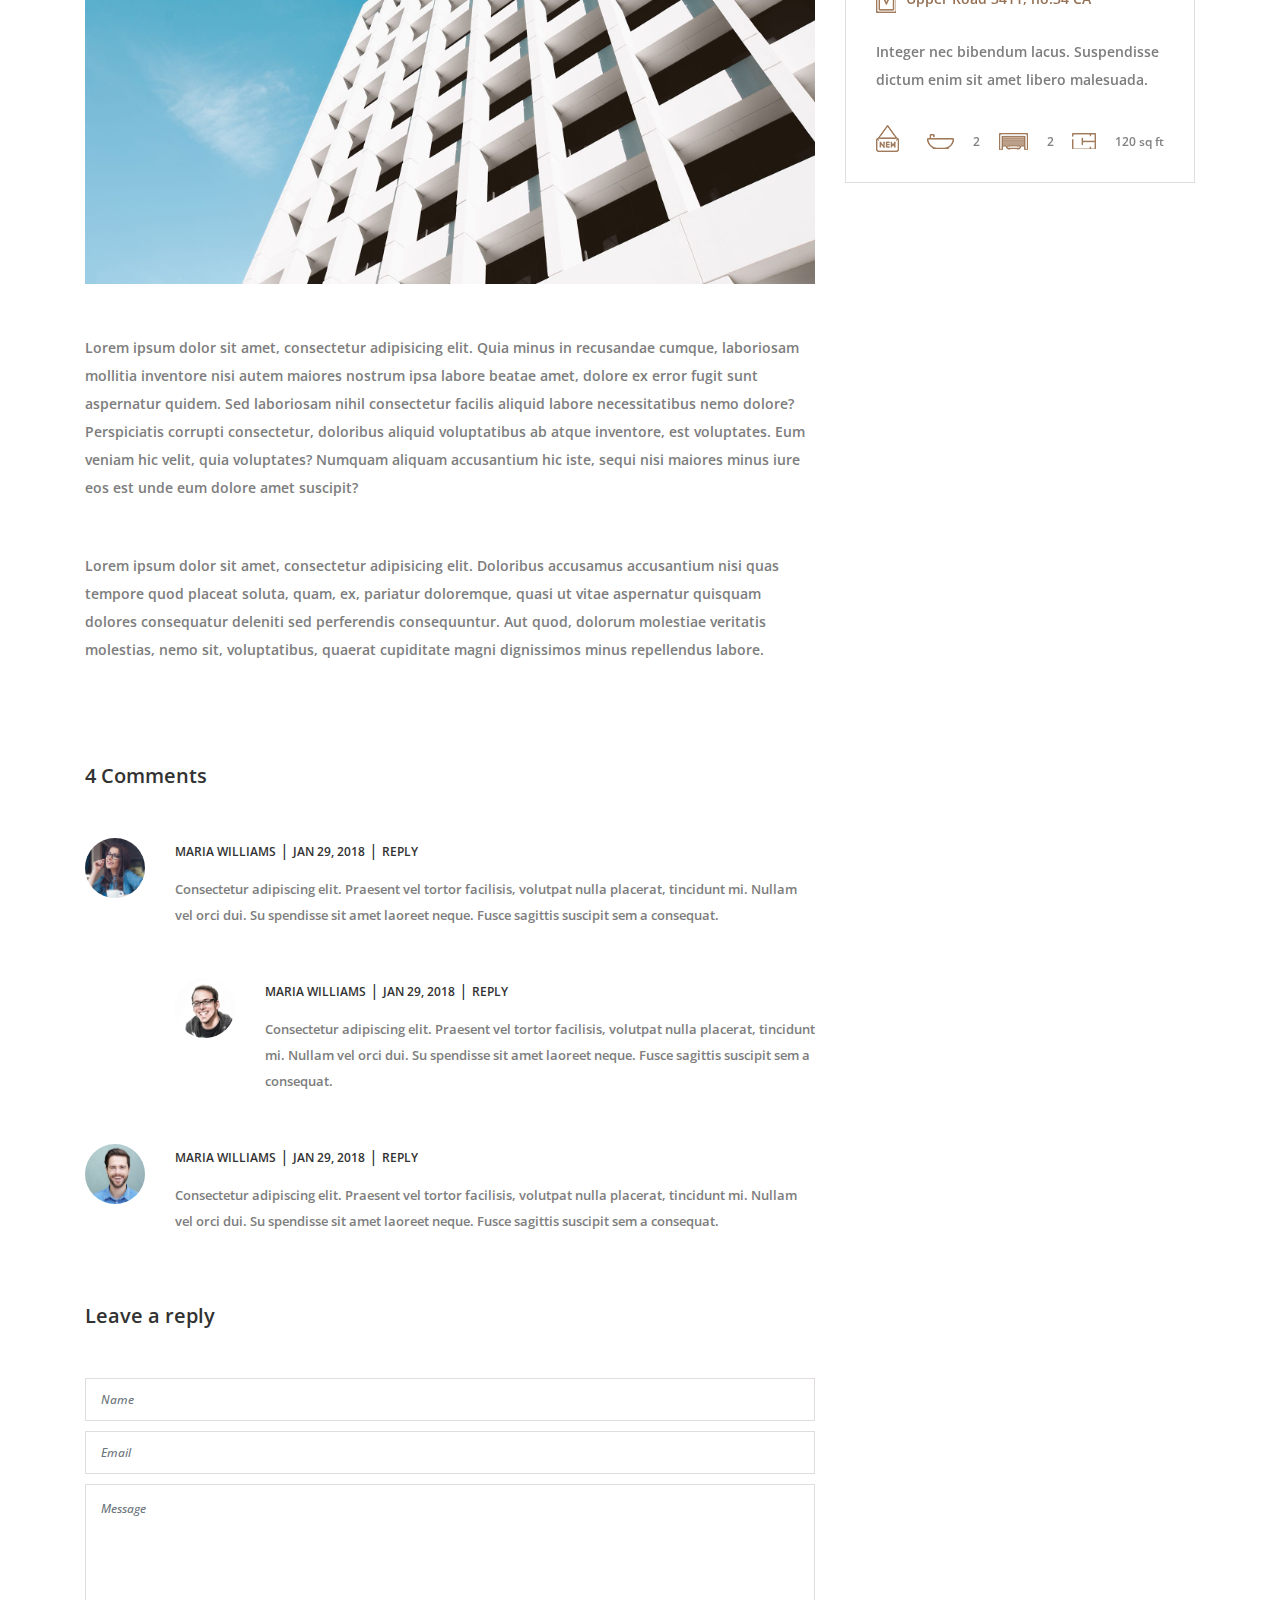
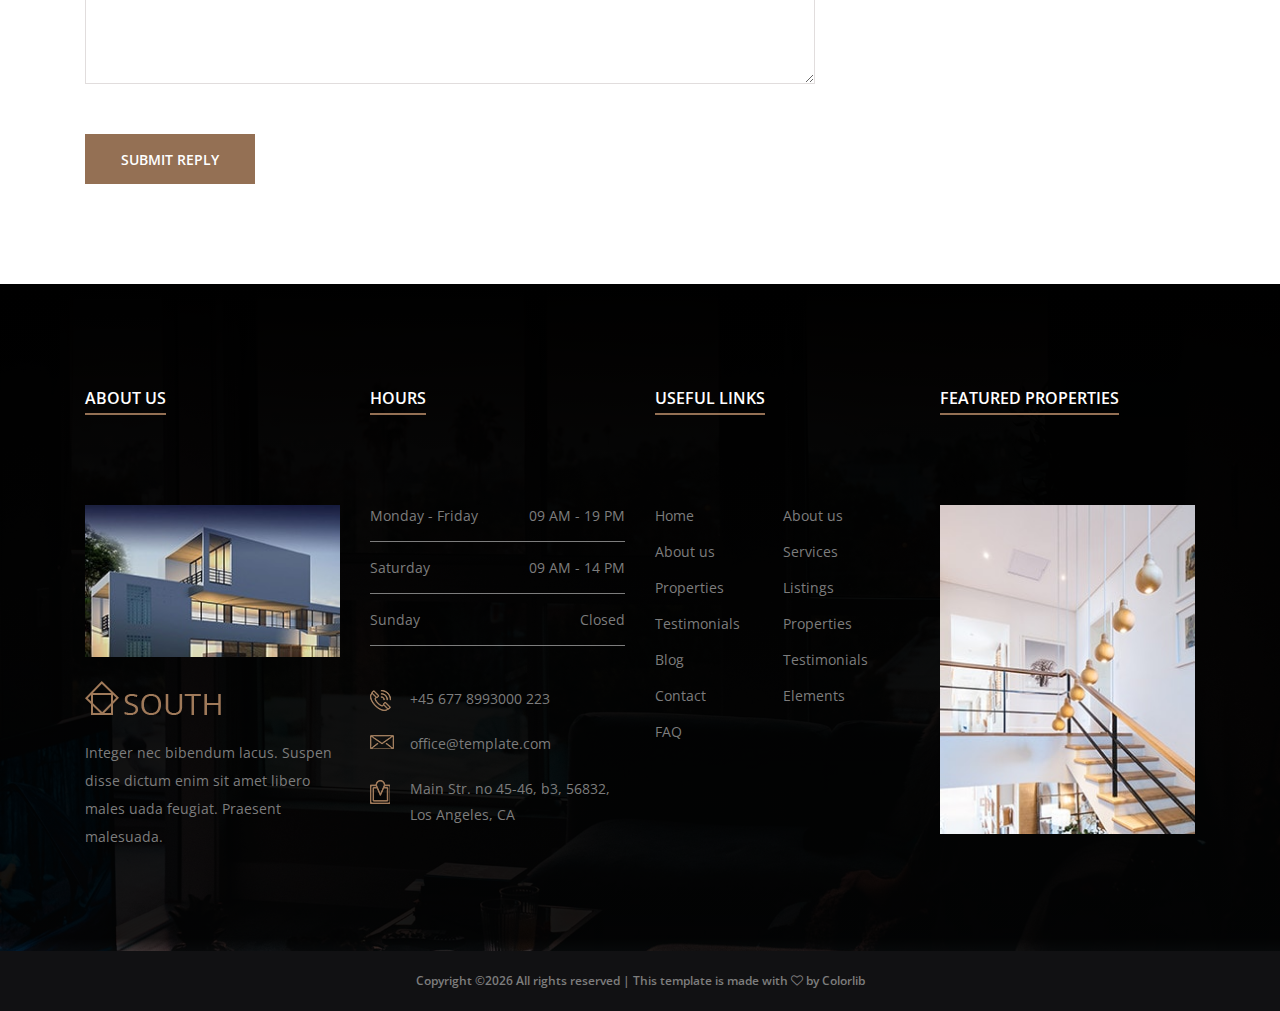
<file: SWP391_HouseRentalSystem/web/single-blog.html>
<!DOCTYPE html>
<html lang="en">

<head>
    <meta charset="UTF-8">
    <meta name="description" content="">
    <meta http-equiv="X-UA-Compatible" content="IE=edge">
    <meta name="viewport" content="width=device-width, initial-scale=1, shrink-to-fit=no">
    <!-- The above 4 meta tags *must* come first in the head; any other head content must come *after* these tags -->

    <!-- Title  -->
    <title>South - Real Estate Agency Template | Single Blog</title>

    <!-- Favicon  -->
    <link rel="icon" href="img/core-img/favicon.ico">

    <!-- Style CSS -->
    <link rel="stylesheet" href="style.css">

</head>

<body>
    <!-- Preloader -->
    <div id="preloader">
        <div class="south-load"></div>
    </div>

    <!-- ##### Header Area Start ##### -->
    <header class="header-area">

        <!-- Top Header Area -->
        <div class="top-header-area">
            <div class="h-100 d-md-flex justify-content-between align-items-center">
                <div class="email-address">
                    <a href="mailto:contact@southtemplate.com">contact@southtemplate.com</a>
                </div>
                <div class="phone-number d-flex">
                    <div class="icon">
                        <img src="img/icons/phone-call.png" alt="">
                    </div>
                    <div class="number">
                        <a href="tel:+45 677 8993000 223">+45 677 8993000 223</a>
                    </div>
                </div>
            </div>
        </div>

        <!-- Main Header Area -->
        <div class="main-header-area" id="stickyHeader">
            <div class="classy-nav-container breakpoint-off">
                <!-- Classy Menu -->
                <nav class="classy-navbar justify-content-between" id="southNav">

                    <!-- Logo -->
                    <a class="nav-brand" href="index.html"><img src="img/core-img/logo.png" alt=""></a>

                    <!-- Navbar Toggler -->
                    <div class="classy-navbar-toggler">
                        <span class="navbarToggler"><span></span><span></span><span></span></span>
                    </div>

                    <!-- Menu -->
                    <div class="classy-menu">

                        <!-- close btn -->
                        <div class="classycloseIcon">
                            <div class="cross-wrap"><span class="top"></span><span class="bottom"></span></div>
                        </div>

                        <!-- Nav Start -->
                        <div class="classynav">
                            <ul>
                                <li><a href="index.html">Home</a></li>
                                <li><a href="#">Pages</a>
                                    <ul class="dropdown">
                                        <li><a href="index.html">Home</a></li>
                                        <li><a href="about-us.html">About Us</a></li>
                                        <li><a href="#">Listings</a>
                                            <ul class="dropdown">
                                                <li><a href="listings.html">Listings</a></li>
                                                <li><a href="single-listings.html">Single Listings</a></li>
                                            </ul>
                                        </li>
                                        <li><a href="#">Blog</a>
                                            <ul class="dropdown">
                                                <li><a href="blog.html">Blog</a></li>
                                                <li><a href="single-blog.html">Single Blog</a></li>
                                            </ul>
                                        </li>
                                        <li><a href="contact.html">Contact</a></li>
                                        <li><a href="elements.html">Elements</a></li>
                                    </ul>
                                </li>
                                <li><a href="about-us.html">About Us</a></li>
                                <li><a href="listings.html">Properties</a></li>
                                <li><a href="blog.html">Blog</a></li>
                                <li><a href="#">Mega Menu</a>
                                    <div class="megamenu">
                                        <ul class="single-mega cn-col-4">
                                            <li class="title">Headline 1</li>
                                            <li><a href="#">Mega Menu Item 1</a></li>
                                            <li><a href="#">Mega Menu Item 2</a></li>
                                            <li><a href="#">Mega Menu Item 3</a></li>
                                            <li><a href="#">Mega Menu Item 4</a></li>
                                            <li><a href="#">Mega Menu Item 5</a></li>
                                        </ul>
                                        <ul class="single-mega cn-col-4">
                                            <li class="title">Headline 2</li>
                                            <li><a href="#">Mega Menu Item 1</a></li>
                                            <li><a href="#">Mega Menu Item 2</a></li>
                                            <li><a href="#">Mega Menu Item 3</a></li>
                                            <li><a href="#">Mega Menu Item 4</a></li>
                                            <li><a href="#">Mega Menu Item 5</a></li>
                                        </ul>
                                        <ul class="single-mega cn-col-4">
                                            <li class="title">Headline 3</li>
                                            <li><a href="#">Mega Menu Item 1</a></li>
                                            <li><a href="#">Mega Menu Item 2</a></li>
                                            <li><a href="#">Mega Menu Item 3</a></li>
                                            <li><a href="#">Mega Menu Item 4</a></li>
                                            <li><a href="#">Mega Menu Item 5</a></li>
                                        </ul>
                                        <ul class="single-mega cn-col-4">
                                            <li class="title">Headline 4</li>
                                            <li><a href="#">Mega Menu Item 1</a></li>
                                            <li><a href="#">Mega Menu Item 2</a></li>
                                            <li><a href="#">Mega Menu Item 3</a></li>
                                            <li><a href="#">Mega Menu Item 4</a></li>
                                            <li><a href="#">Mega Menu Item 5</a></li>
                                        </ul>
                                    </div>
                                </li>
                                <li><a href="contact.html">Contact</a></li>
                            </ul>

                            <!-- Search Form -->
                            <div class="south-search-form">
                                <form action="#" method="post">
                                    <input type="search" name="search" id="search" placeholder="Search Anything ...">
                                    <button type="submit"><i class="fa fa-search" aria-hidden="true"></i></button>
                                </form>
                            </div>

                            <!-- Search Button -->
                            <a href="#" class="searchbtn"><i class="fa" aria-hidden="true"></i></a>
                        </div>
                        <!-- Nav End -->
                    </div>
                </nav>
            </div>
        </div>
    </header>
    <!-- ##### Header Area End ##### -->

    <!-- ##### Breadcumb Area Start ##### -->
    <section class="breadcumb-area bg-img" style="background-image: url(img/bg-img/hero1.jpg);">
        <div class="container h-100">
            <div class="row h-100 align-items-center">
                <div class="col-12">
                    <div class="breadcumb-content">
                        <h3 class="breadcumb-title">Blog Details</h3>
                    </div>
                </div>
            </div>
        </div>
    </section>
    <!-- ##### Breadcumb Area End ##### -->

    <!-- ##### Blog Area Start ##### -->
    <section class="blog-area section-padding-100">
        <div class="container">
            <div class="row">
                <div class="col-12 col-lg-8">

                    <div class="single-blog-area">
                        <!-- Post Thumbnail -->
                        <div class="blog-post-thumbnail">
                            <img src="img/blog-img/blog3.jpg" alt="">
                        </div>
                        <!-- Post Content -->
                        <div class="post-content">
                            <!-- Date -->
                            <div class="post-date">
                                <a href="#">March 09, 2018</a>
                            </div>
                            <!-- Headline -->
                            <a href="#" class="headline">How to get the best deal for your house</a>
                            <!-- Post Meta -->
                            <div class="post-meta">
                                <p>By <a href="#">Admin</a> | in <a href="#">Uncategorized</a> | <a href="#">2 Comments</a></p>
                            </div>
                            <p>Lorem ipsum dolor sit amet, consectetur adipisicing elit. Ratione quia dolore debitis tenetur laborum neque deleniti quis atque autem, qui blanditiis, ad aspernatur? Consequatur nemo, eveniet blanditiis asperiores ex magni sit libero sint fugiat quibusdam ab eius aperiam, iure facilis neque dolore earum architecto tempore et, quae? Omnis ex suscipit debitis, obcaecati delectus est ab voluptate distinctio voluptas. Deserunt saepe sunt ullam, animi sed vel error consectetur incidunt. Ipsa facere eveniet natus quos ratione, minus quod cum ex, laboriosam eius impedit cupiditate? Dolore, voluptates reiciendis quis incidunt ducimus cumque placeat, similique nostrum quod enim quidem culpa. Facere veniam cum accusantium cumque, explicabo nesciunt repellat unde, quibusdam adipisci error quasi natus, pariatur perspiciatis odit labore eos incidunt? Quidem doloremque atque nisi ea optio odio aspernatur est eius!</p>
                            <img class="mb-50" src="img/bg-img/hero3.jpg" alt="">
                            <p>Lorem ipsum dolor sit amet, consectetur adipisicing elit. Quia minus in recusandae cumque, laboriosam mollitia inventore nisi autem maiores nostrum ipsa labore beatae amet, dolore ex error fugit sunt aspernatur quidem. Sed laboriosam nihil consectetur facilis aliquid labore necessitatibus nemo dolore? Perspiciatis corrupti consectetur, doloribus aliquid voluptatibus ab atque inventore, est voluptates. Eum veniam hic velit, quia voluptates? Numquam aliquam accusantium hic iste, sequi nisi maiores minus iure eos est unde eum dolore amet suscipit?</p>
                            <p>Lorem ipsum dolor sit amet, consectetur adipisicing elit. Doloribus accusamus accusantium nisi quas tempore quod placeat soluta, quam, ex, pariatur doloremque, quasi ut vitae aspernatur quisquam dolores consequatur deleniti sed perferendis consequuntur. Aut quod, dolorum molestiae veritatis molestias, nemo sit, voluptatibus, quaerat cupiditate magni dignissimos minus repellendus labore.</p>
                        </div>
                    </div>

                    <div class="comments-area">
                        <h5>4 Comments</h5>
                        <ol>
                            <!-- Single Comment Area -->
                            <li class="single_comment_area">
                                <div class="comment-wrapper d-flex">
                                    <!-- Comment Meta -->
                                    <div class="comment-author">
                                        <img src="img/blog-img/c-1.jpg" alt="">
                                    </div>
                                    <!-- Comment Content -->
                                    <div class="comment-content">
                                        <div class="comment-meta">
                                            <a href="#" class="comment-author-name">Maria Williams</a> |
                                            <a href="#" class="comment-date">Jan 29, 2018</a> |
                                            <a href="#" class="comment-reply">Reply</a>
                                        </div>
                                        <p>Consectetur adipiscing elit. Praesent vel tortor facilisis, volutpat nulla placerat, tincidunt mi. Nullam vel orci dui. Su spendisse sit amet laoreet neque. Fusce sagittis suscipit sem a consequat.</p>
                                    </div>
                                </div>
                                <ol class="children">
                                    <li class="single_comment_area">
                                        <div class="comment-wrapper d-flex">
                                            <!-- Comment Meta -->
                                            <div class="comment-author">
                                                <img src="img/blog-img/c-2.jpg" alt="">
                                            </div>
                                            <!-- Comment Content -->
                                            <div class="comment-content">
                                                <div class="comment-meta">
                                                    <a href="#" class="comment-author-name">Maria Williams</a> |
                                                    <a href="#" class="comment-date">Jan 29, 2018</a> |
                                                    <a href="#" class="comment-reply">Reply</a>
                                                </div>
                                                <p>Consectetur adipiscing elit. Praesent vel tortor facilisis, volutpat nulla placerat, tincidunt mi. Nullam vel orci dui. Su spendisse sit amet laoreet neque. Fusce sagittis suscipit sem a consequat.</p>
                                            </div>
                                        </div>
                                    </li>
                                </ol>
                            </li>
                            <li class="single_comment_area">
                                <div class="comment-wrapper d-flex">
                                    <!-- Comment Meta -->
                                    <div class="comment-author">
                                        <img src="img/blog-img/c-3.jpg" alt="">
                                    </div>
                                    <!-- Comment Content -->
                                    <div class="comment-content">
                                        <div class="comment-meta">
                                            <a href="#" class="comment-author-name">Maria Williams</a> |
                                            <a href="#" class="comment-date">Jan 29, 2018</a> |
                                            <a href="#" class="comment-reply">Reply</a>
                                        </div>
                                        <p>Consectetur adipiscing elit. Praesent vel tortor facilisis, volutpat nulla placerat, tincidunt mi. Nullam vel orci dui. Su spendisse sit amet laoreet neque. Fusce sagittis suscipit sem a consequat.</p>
                                    </div>
                                </div>
                            </li>
                        </ol>
                    </div>

                    <!-- Leave A Comment -->
                    <div class="leave-comment-area mt-70 clearfix">
                        <div class="comment-form">
                            <h5>Leave a reply</h5>

                            <!-- Comment Form -->
                            <form action="#" method="post">
                                <div class="form-group">
                                    <input type="text" class="form-control" id="contact-name" placeholder="Name">
                                </div>
                                <div class="form-group">
                                    <input type="email" class="form-control" id="contact-email" placeholder="Email">
                                </div>
                                <div class="form-group">
                                    <textarea class="form-control" name="message" id="message" cols="30" rows="10" placeholder="Message"></textarea>
                                </div>
                                <button type="submit" class="btn south-btn">Submit Reply</button>
                            </form>
                        </div>
                    </div>
                </div>

                <div class="col-12 col-lg-4">
                    <div class="blog-sidebar-area">

                        <!-- Search Widget -->
                        <div class="search-widget-area mb-70">
                            <form action="#" method="get">
                                <input type="search" name="search" id="search" placeholder="Search">
                                <button type="submit"><i class="fa fa-search"></i></button>
                            </form>
                        </div>

                        <!-- Catagories Widget -->
                        <div class="south-catagories-card mb-70">
                            <h5>Archive</h5>
                            <ul class="catagories-menu">
                                <li><a href="#">Radiology</a></li>
                                <li><a href="#">Cardiology</a></li>
                                <li><a href="#">Gastroenterology</a></li>
                                <li><a href="#">Neurology</a></li>
                                <li><a href="#">General surgery</a></li>
                            </ul>
                        </div>

                        <!-- Catagories Widget -->
                        <div class="south-catagories-card mb-70">
                            <h5>Categories</h5>
                            <ul class="catagories-menu">
                                <li><a href="#">Radiology</a></li>
                                <li><a href="#">Cardiology</a></li>
                                <li><a href="#">Gastroenterology</a></li>
                                <li><a href="#">Neurology</a></li>
                                <li><a href="#">General surgery</a></li>
                            </ul>
                        </div>

                        <!-- Catagories Widget -->
                        <div class="featured-properties-slides owl-carousel">

                            <!-- Single Slide -->
                            <div class="single-featured-property">
                                <!-- Property Thumbnail -->
                                <div class="property-thumb">
                                    <img src="img/bg-img/feature1.jpg" alt="">

                                    <div class="tag">
                                        <span>For Sale</span>
                                    </div>
                                    <div class="list-price">
                                        <p>$945 679</p>
                                    </div>
                                </div>
                                <!-- Property Content -->
                                <div class="property-content">
                                    <h5>Villa in Los Angeles</h5>
                                    <p class="location"><img src="img/icons/location.png" alt="">Upper Road 3411, no.34 CA</p>
                                    <p>Integer nec bibendum lacus. Suspendisse dictum enim sit amet libero malesuada.</p>
                                    <div class="property-meta-data d-flex align-items-end justify-content-between">
                                        <div class="new-tag">
                                            <img src="img/icons/new.png" alt="">
                                        </div>
                                        <div class="bathroom">
                                            <img src="img/icons/bathtub.png" alt="">
                                            <span>2</span>
                                        </div>
                                        <div class="garage">
                                            <img src="img/icons/garage.png" alt="">
                                            <span>2</span>
                                        </div>
                                        <div class="space">
                                            <img src="img/icons/space.png" alt="">
                                            <span>120 sq ft</span>
                                        </div>
                                    </div>
                                </div>
                            </div>

                            <!-- Single Slide -->
                            <div class="single-featured-property">
                                <!-- Property Thumbnail -->
                                <div class="property-thumb">
                                    <img src="img/bg-img/feature2.jpg" alt="">

                                    <div class="tag">
                                        <span>For Sale</span>
                                    </div>
                                    <div class="list-price">
                                        <p>$945 679</p>
                                    </div>
                                </div>
                                <!-- Property Content -->
                                <div class="property-content">
                                    <h5>Town House in Los Angeles</h5>
                                    <p class="location"><img src="img/icons/location.png" alt="">Upper Road 3411, no.34 CA</p>
                                    <p>Integer nec bibendum lacus. Suspendisse dictum enim sit amet libero malesuada.</p>
                                    <div class="property-meta-data d-flex align-items-end justify-content-between">
                                        <div class="new-tag">
                                            <img src="img/icons/new.png" alt="">
                                        </div>
                                        <div class="bathroom">
                                            <img src="img/icons/bathtub.png" alt="">
                                            <span>2</span>
                                        </div>
                                        <div class="garage">
                                            <img src="img/icons/garage.png" alt="">
                                            <span>2</span>
                                        </div>
                                        <div class="space">
                                            <img src="img/icons/space.png" alt="">
                                            <span>120 sq ft</span>
                                        </div>
                                    </div>
                                </div>
                            </div>
                        </div>

                    </div>
                </div>
            </div>
        </div>
    </section>
    <!-- ##### Blog Area End ##### -->

    <!-- ##### Footer Area Start ##### -->
    <footer class="footer-area section-padding-100-0 bg-img gradient-background-overlay" style="background-image: url(img/bg-img/cta.jpg);">
        <!-- Main Footer Area -->
        <div class="main-footer-area">
            <div class="container">
                <div class="row">

                    <!-- Single Footer Widget -->
                    <div class="col-12 col-sm-6 col-xl-3">
                        <div class="footer-widget-area mb-100">
                            <!-- Widget Title -->
                            <div class="widget-title">
                                <h6>About Us</h6>
                            </div>

                            <img src="img/bg-img/footer.jpg" alt="">
                            <div class="footer-logo my-4">
                                <img src="img/core-img/logo.png" alt="">
                            </div>
                            <p>Integer nec bibendum lacus. Suspen disse dictum enim sit amet libero males uada feugiat. Praesent malesuada.</p>
                        </div>
                    </div>

                    <!-- Single Footer Widget -->
                    <div class="col-12 col-sm-6 col-xl-3">
                        <div class="footer-widget-area mb-100">
                            <!-- Widget Title -->
                            <div class="widget-title">
                                <h6>Hours</h6>
                            </div>
                            <!-- Office Hours -->
                            <div class="weekly-office-hours">
                                <ul>
                                    <li class="d-flex align-items-center justify-content-between"><span>Monday - Friday</span> <span>09 AM - 19 PM</span></li>
                                    <li class="d-flex align-items-center justify-content-between"><span>Saturday</span> <span>09 AM - 14 PM</span></li>
                                    <li class="d-flex align-items-center justify-content-between"><span>Sunday</span> <span>Closed</span></li>
                                </ul>
                            </div>
                            <!-- Address -->
                            <div class="address">
                                <h6><img src="img/icons/phone-call.png" alt=""> +45 677 8993000 223</h6>
                                <h6><img src="img/icons/envelope.png" alt=""> office@template.com</h6>
                                <h6><img src="img/icons/location.png" alt=""> Main Str. no 45-46, b3, 56832, Los Angeles, CA</h6>
                            </div>
                        </div>
                    </div>

                    <!-- Single Footer Widget -->
                    <div class="col-12 col-sm-6 col-xl-3">
                        <div class="footer-widget-area mb-100">
                            <!-- Widget Title -->
                            <div class="widget-title">
                                <h6>Useful Links</h6>
                            </div>
                            <!-- Nav -->
                            <ul class="useful-links-nav d-flex align-items-center">
                                <li><a href="#">Home</a></li>
                                <li><a href="#">About us</a></li>
                                <li><a href="#">About us</a></li>
                                <li><a href="#">Services</a></li>
                                <li><a href="#">Properties</a></li>
                                <li><a href="#">Listings</a></li>
                                <li><a href="#">Testimonials</a></li>
                                <li><a href="#">Properties</a></li>
                                <li><a href="#">Blog</a></li>
                                <li><a href="#">Testimonials</a></li>
                                <li><a href="#">Contact</a></li>
                                <li><a href="#">Elements</a></li>
                                <li><a href="#">FAQ</a></li>
                            </ul>
                        </div>
                    </div>

                    <!-- Single Footer Widget -->
                    <div class="col-12 col-sm-6 col-xl-3">
                        <div class="footer-widget-area mb-100">
                            <!-- Widget Title -->
                            <div class="widget-title">
                                <h6>Featured Properties</h6>
                            </div>
                            <!-- Featured Properties Slides -->
                            <div class="featured-properties-slides owl-carousel">
                                <!-- Single Slide -->
                                <div class="single-featured-properties-slide">
                                    <a href="#"><img src="img/bg-img/fea-product.jpg" alt=""></a>
                                </div>
                                <!-- Single Slide -->
                                <div class="single-featured-properties-slide">
                                    <a href="#"><img src="img/bg-img/fea-product.jpg" alt=""></a>
                                </div>
                                <!-- Single Slide -->
                                <div class="single-featured-properties-slide">
                                    <a href="#"><img src="img/bg-img/fea-product.jpg" alt=""></a>
                                </div>
                            </div>
                        </div>
                    </div>

                </div>
            </div>
        </div>

        <!-- Copywrite Text -->
        <div class="copywrite-text d-flex align-items-center justify-content-center">
            <p><!-- Link back to Colorlib can't be removed. Template is licensed under CC BY 3.0. -->
Copyright &copy;<script>document.write(new Date().getFullYear());</script> All rights reserved | This template is made with <i class="fa fa-heart-o" aria-hidden="true"></i> by <a href="https://colorlib.com" target="_blank">Colorlib</a>
<!-- Link back to Colorlib can't be removed. Template is licensed under CC BY 3.0. -->
        </div>
    </footer>
    <!-- ##### Footer Area End ##### -->

    <!-- jQuery (Necessary for All JavaScript Plugins) -->
    <script src="js/jquery/jquery-2.2.4.min.js"></script>
    <!-- Popper js -->
    <script src="js/popper.min.js"></script>
    <!-- Bootstrap js -->
    <script src="js/bootstrap.min.js"></script>
    <!-- Plugins js -->
    <script src="js/plugins.js"></script>
    <script src="js/classy-nav.min.js"></script>
    <script src="js/jquery-ui.min.js"></script>
    <!-- Active js -->
    <script src="js/active.js"></script>

</body>

</html>
</file>
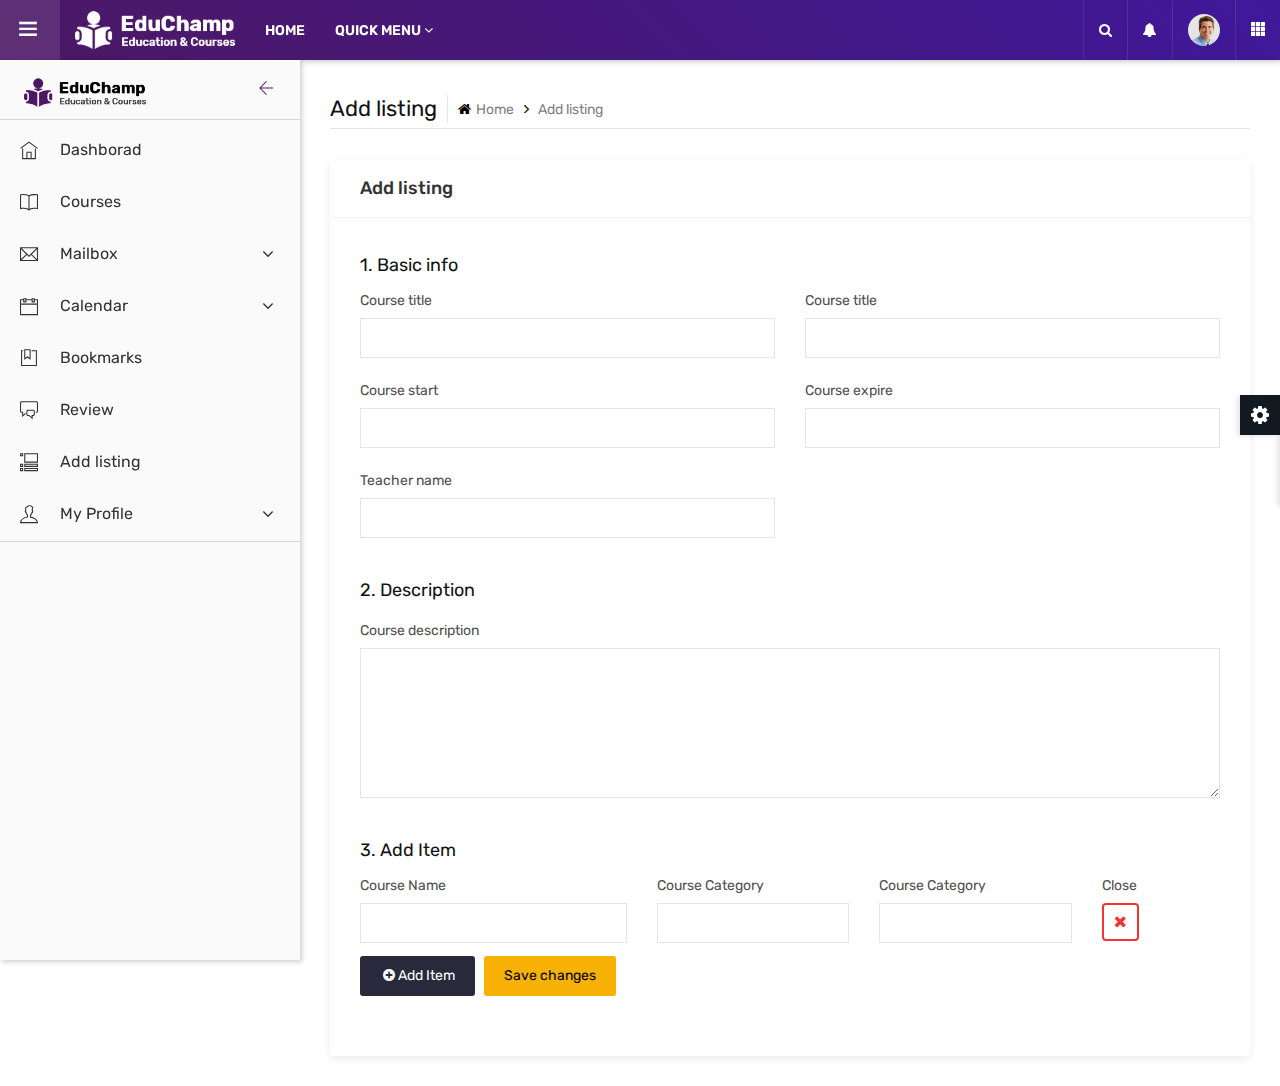
<file: SWP391_HouseRentalSystem2/web/admin/add-listing.html>
<!DOCTYPE html>
<html lang="en">

<!-- Mirrored from educhamp.themetrades.com/demo/admin/add-listing.html by HTTrack Website Copier/3.x [XR&CO'2014], Fri, 22 Feb 2019 13:09:05 GMT -->
<head>

	<!-- META ============================================= -->
	<meta charset="utf-8">
	<meta http-equiv="X-UA-Compatible" content="IE=edge">
	<meta name="keywords" content="" />
	<meta name="author" content="" />
	<meta name="robots" content="" />
	
	<!-- DESCRIPTION -->
	<meta name="description" content="EduChamp : Education HTML Template" />
	
	<!-- OG -->
	<meta property="og:title" content="EduChamp : Education HTML Template" />
	<meta property="og:description" content="EduChamp : Education HTML Template" />
	<meta property="og:image" content="" />
	<meta name="format-detection" content="telephone=no">
	
	<!-- FAVICONS ICON ============================================= -->
	<link rel="icon" href="../error-404.html" type="image/x-icon" />
	<link rel="shortcut icon" type="image/x-icon" href="assets/images/favicon.png" />
	
	<!-- PAGE TITLE HERE ============================================= -->
	<title>EduChamp : Education HTML Template </title>
	
	<!-- MOBILE SPECIFIC ============================================= -->
	<meta name="viewport" content="width=device-width, initial-scale=1">
	
	<!--[if lt IE 9]>
	<script src="assets/js/html5shiv.min.js"></script>
	<script src="assets/js/respond.min.js"></script>
	<![endif]-->
	
	<!-- All PLUGINS CSS ============================================= -->
	<link rel="stylesheet" type="text/css" href="assets/css/assets.css">
	<link rel="stylesheet" type="text/css" href="assets/vendors/calendar/fullcalendar.css">
	
	<!-- TYPOGRAPHY ============================================= -->
	<link rel="stylesheet" type="text/css" href="assets/css/typography.css">
	
	<!-- SHORTCODES ============================================= -->
	<link rel="stylesheet" type="text/css" href="assets/css/shortcodes/shortcodes.css">
	
	<!-- STYLESHEETS ============================================= -->
	<link rel="stylesheet" type="text/css" href="assets/css/style.css">
	<link rel="stylesheet" type="text/css" href="assets/css/dashboard.css">
	<link class="skin" rel="stylesheet" type="text/css" href="assets/css/color/color-1.css">
	
</head>
<body class="ttr-opened-sidebar ttr-pinned-sidebar">
	
	<!-- header start -->
	<header class="ttr-header">
		<div class="ttr-header-wrapper">
			<!--sidebar menu toggler start -->
			<div class="ttr-toggle-sidebar ttr-material-button">
				<i class="ti-close ttr-open-icon"></i>
				<i class="ti-menu ttr-close-icon"></i>
			</div>
			<!--sidebar menu toggler end -->
			<!--logo start -->
			<div class="ttr-logo-box">
				<div>
					<a href="index.html" class="ttr-logo">
						<img alt="" class="ttr-logo-mobile" src="assets/images/logo-mobile.png" width="30" height="30">
						<img alt="" class="ttr-logo-desktop" src="assets/images/logo-white.png" width="160" height="27">
					</a>
				</div>
			</div>
			<!--logo end -->
			<div class="ttr-header-menu">
				<!-- header left menu start -->
				<ul class="ttr-header-navigation">
					<li>
						<a href="../index.html" class="ttr-material-button ttr-submenu-toggle">HOME</a>
					</li>
					<li>
						<a href="#" class="ttr-material-button ttr-submenu-toggle">QUICK MENU <i class="fa fa-angle-down"></i></a>
						<div class="ttr-header-submenu">
							<ul>
								<li><a href="../courses.html">Our Courses</a></li>
								<li><a href="../event.html">New Event</a></li>
								<li><a href="../membership.html">Membership</a></li>
							</ul>
						</div>
					</li>
				</ul>
				<!-- header left menu end -->
			</div>
			<div class="ttr-header-right ttr-with-seperator">
				<!-- header right menu start -->
				<ul class="ttr-header-navigation">
					<li>
						<a href="#" class="ttr-material-button ttr-search-toggle"><i class="fa fa-search"></i></a>
					</li>
					<li>
						<a href="#" class="ttr-material-button ttr-submenu-toggle"><i class="fa fa-bell"></i></a>
						<div class="ttr-header-submenu noti-menu">
							<div class="ttr-notify-header">
								<span class="ttr-notify-text-top">9 New</span>
								<span class="ttr-notify-text">User Notifications</span>
							</div>
							<div class="noti-box-list">
								<ul>
									<li>
										<span class="notification-icon dashbg-gray">
											<i class="fa fa-check"></i>
										</span>
										<span class="notification-text">
											<span>Sneha Jogi</span> sent you a message.
										</span>
										<span class="notification-time">
											<a href="#" class="fa fa-close"></a>
											<span> 02:14</span>
										</span>
									</li>
									<li>
										<span class="notification-icon dashbg-yellow">
											<i class="fa fa-shopping-cart"></i>
										</span>
										<span class="notification-text">
											<a href="#">Your order is placed</a> sent you a message.
										</span>
										<span class="notification-time">
											<a href="#" class="fa fa-close"></a>
											<span> 7 Min</span>
										</span>
									</li>
									<li>
										<span class="notification-icon dashbg-red">
											<i class="fa fa-bullhorn"></i>
										</span>
										<span class="notification-text">
											<span>Your item is shipped</span> sent you a message.
										</span>
										<span class="notification-time">
											<a href="#" class="fa fa-close"></a>
											<span> 2 May</span>
										</span>
									</li>
									<li>
										<span class="notification-icon dashbg-green">
											<i class="fa fa-comments-o"></i>
										</span>
										<span class="notification-text">
											<a href="#">Sneha Jogi</a> sent you a message.
										</span>
										<span class="notification-time">
											<a href="#" class="fa fa-close"></a>
											<span> 14 July</span>
										</span>
									</li>
									<li>
										<span class="notification-icon dashbg-primary">
											<i class="fa fa-file-word-o"></i>
										</span>
										<span class="notification-text">
											<span>Sneha Jogi</span> sent you a message.
										</span>
										<span class="notification-time">
											<a href="#" class="fa fa-close"></a>
											<span> 15 Min</span>
										</span>
									</li>
								</ul>
							</div>
						</div>
					</li>
					<li>
						<a href="#" class="ttr-material-button ttr-submenu-toggle"><span class="ttr-user-avatar"><img alt="" src="assets/images/testimonials/pic3.jpg" width="32" height="32"></span></a>
						<div class="ttr-header-submenu">
							<ul>
								<li><a href="user-profile.html">My profile</a></li>
								<li><a href="list-view-calendar.html">Activity</a></li>
								<li><a href="mailbox.html">Messages</a></li>
								<li><a href="../login.html">Logout</a></li>
							</ul>
						</div>
					</li>
					<li class="ttr-hide-on-mobile">
						<a href="#" class="ttr-material-button"><i class="ti-layout-grid3-alt"></i></a>
						<div class="ttr-header-submenu ttr-extra-menu">
							<a href="#">
								<i class="fa fa-music"></i>
								<span>Musics</span>
							</a>
							<a href="#">
								<i class="fa fa-youtube-play"></i>
								<span>Videos</span>
							</a>
							<a href="#">
								<i class="fa fa-envelope"></i>
								<span>Emails</span>
							</a>
							<a href="#">
								<i class="fa fa-book"></i>
								<span>Reports</span>
							</a>
							<a href="#">
								<i class="fa fa-smile-o"></i>
								<span>Persons</span>
							</a>
							<a href="#">
								<i class="fa fa-picture-o"></i>
								<span>Pictures</span>
							</a>
						</div>
					</li>
				</ul>
				<!-- header right menu end -->
			</div>
			<!--header search panel start -->
			<div class="ttr-search-bar">
				<form class="ttr-search-form">
					<div class="ttr-search-input-wrapper">
						<input type="text" name="qq" placeholder="search something..." class="ttr-search-input">
						<button type="submit" name="search" class="ttr-search-submit"><i class="ti-arrow-right"></i></button>
					</div>
					<span class="ttr-search-close ttr-search-toggle">
						<i class="ti-close"></i>
					</span>
				</form>
			</div>
			<!--header search panel end -->
		</div>
	</header>
	<!-- header end -->
	<!-- Left sidebar menu start -->
	<div class="ttr-sidebar">
		<div class="ttr-sidebar-wrapper content-scroll">
			<!-- side menu logo start -->
			<div class="ttr-sidebar-logo">
				<a href="#"><img alt="" src="assets/images/logo.png" width="122" height="27"></a>
				<!-- <div class="ttr-sidebar-pin-button" title="Pin/Unpin Menu">
					<i class="material-icons ttr-fixed-icon">gps_fixed</i>
					<i class="material-icons ttr-not-fixed-icon">gps_not_fixed</i>
				</div> -->
				<div class="ttr-sidebar-toggle-button">
					<i class="ti-arrow-left"></i>
				</div>
			</div>
			<!-- side menu logo end -->
			<!-- sidebar menu start -->
			<nav class="ttr-sidebar-navi">
				<ul>
					<li>
						<a href="index.html" class="ttr-material-button">
							<span class="ttr-icon"><i class="ti-home"></i></span>
		                	<span class="ttr-label">Dashborad</span>
		                </a>
		            </li>
					<li>
						<a href="courses.html" class="ttr-material-button">
							<span class="ttr-icon"><i class="ti-book"></i></span>
		                	<span class="ttr-label">Courses</span>
		                </a>
		            </li>
					<li>
						<a href="#" class="ttr-material-button">
							<span class="ttr-icon"><i class="ti-email"></i></span>
		                	<span class="ttr-label">Mailbox</span>
		                	<span class="ttr-arrow-icon"><i class="fa fa-angle-down"></i></span>
		                </a>
		                <ul>
		                	<li>
		                		<a href="mailbox.html" class="ttr-material-button"><span class="ttr-label">Mail Box</span></a>
		                	</li>
		                	<li>
		                		<a href="mailbox-compose.html" class="ttr-material-button"><span class="ttr-label">Compose</span></a>
		                	</li>
							<li>
		                		<a href="mailbox-read.html" class="ttr-material-button"><span class="ttr-label">Mail Read</span></a>
		                	</li>
		                </ul>
		            </li>
					<li>
						<a href="#" class="ttr-material-button">
							<span class="ttr-icon"><i class="ti-calendar"></i></span>
		                	<span class="ttr-label">Calendar</span>
		                	<span class="ttr-arrow-icon"><i class="fa fa-angle-down"></i></span>
		                </a>
		                <ul>
		                	<li>
		                		<a href="basic-calendar.html" class="ttr-material-button"><span class="ttr-label">Basic Calendar</span></a>
		                	</li>
		                	<li>
		                		<a href="list-view-calendar.html" class="ttr-material-button"><span class="ttr-label">List View</span></a>
		                	</li>
		                </ul>
		            </li>
					<li>
						<a href="bookmark.html" class="ttr-material-button">
							<span class="ttr-icon"><i class="ti-bookmark-alt"></i></span>
		                	<span class="ttr-label">Bookmarks</span>
		                </a>
		            </li>
					<li>
						<a href="review.html" class="ttr-material-button">
							<span class="ttr-icon"><i class="ti-comments"></i></span>
		                	<span class="ttr-label">Review</span>
		                </a>
		            </li>
					<li>
						<a href="add-listing.html" class="ttr-material-button">
							<span class="ttr-icon"><i class="ti-layout-accordion-list"></i></span>
		                	<span class="ttr-label">Add listing</span>
		                </a>
		            </li>
					<li>
						<a href="#" class="ttr-material-button">
							<span class="ttr-icon"><i class="ti-user"></i></span>
		                	<span class="ttr-label">My Profile</span>
		                	<span class="ttr-arrow-icon"><i class="fa fa-angle-down"></i></span>
		                </a>
		                <ul>
		                	<li>
		                		<a href="user-profile.html" class="ttr-material-button"><span class="ttr-label">User Profile</span></a>
		                	</li>
		                	<li>
		                		<a href="teacher-profile.html" class="ttr-material-button"><span class="ttr-label">Teacher Profile</span></a>
		                	</li>
		                </ul>
		            </li>
		            <li class="ttr-seperate"></li>
				</ul>
				<!-- sidebar menu end -->
			</nav>
			<!-- sidebar menu end -->
		</div>
	</div>
	<!-- Left sidebar menu end -->

	<!--Main container start -->
	<main class="ttr-wrapper">
		<div class="container-fluid">
			<div class="db-breadcrumb">
				<h4 class="breadcrumb-title">Add listing</h4>
				<ul class="db-breadcrumb-list">
					<li><a href="#"><i class="fa fa-home"></i>Home</a></li>
					<li>Add listing</li>
				</ul>
			</div>	
			<div class="row">
				<!-- Your Profile Views Chart -->
				<div class="col-lg-12 m-b30">
					<div class="widget-box">
						<div class="wc-title">
							<h4>Add listing</h4>
						</div>
						<div class="widget-inner">
							<form class="edit-profile m-b30">
								<div class="row">
									<div class="col-12">
										<div class="ml-auto">
											<h3>1. Basic info</h3>
										</div>
									</div>
									<div class="form-group col-6">
										<label class="col-form-label">Course title</label>
										<div>
											<input class="form-control" type="text" value="">
										</div>
									</div>
									<div class="form-group col-6">
										<label class="col-form-label">Course title</label>
										<div>
											<input class="form-control" type="text" value="">
										</div>
									</div>
									<div class="form-group col-6">
										<label class="col-form-label">Course start</label>
										<div>
											<input class="form-control" type="text" value="">
										</div>
									</div>
									<div class="form-group col-6">
										<label class="col-form-label">Course expire</label>
										<div>
											<input class="form-control" type="text" value="">
										</div>
									</div>
									<div class="form-group col-6">
										<label class="col-form-label">Teacher name</label>
										<div>
											<input class="form-control" type="text" value="">
										</div>
									</div>
									<div class="seperator"></div>
									
									<div class="col-12 m-t20">
										<div class="ml-auto m-b5">
											<h3>2. Description</h3>
										</div>
									</div>
									<div class="form-group col-12">
										<label class="col-form-label">Course description</label>
										<div>
											<textarea class="form-control"> </textarea>
										</div>
									</div>
									<div class="col-12 m-t20">
										<div class="ml-auto">
											<h3 class="m-form__section">3. Add Item</h3>
										</div>
									</div>
									<div class="col-12">
										<table id="item-add" style="width:100%;">
											<tr class="list-item">
												<td>
													<div class="row">
														<div class="col-md-4">
															<label class="col-form-label">Course Name</label>
															<div>
																<input class="form-control" type="text" value="">
															</div>
														</div>
														<div class="col-md-3">
															<label class="col-form-label">Course Category</label>
															<div>
																<input class="form-control" type="text" value="">
															</div>
														</div>
														<div class="col-md-3">
															<label class="col-form-label">Course Category</label>
															<div>
																<input class="form-control" type="text" value="">
															</div>
														</div>
														<div class="col-md-2">
															<label class="col-form-label">Close</label>
															<div class="form-group">
																<a class="delete" href="#"><i class="fa fa-close"></i></a>
															</div>
														</div>
													</div>
												</td>
											</tr>
										</table>
									</div>
									<div class="col-12">
										<button type="button" class="btn-secondry add-item m-r5"><i class="fa fa-fw fa-plus-circle"></i>Add Item</button>
										<button type="reset" class="btn">Save changes</button>
									</div>
								</div>
							</form>
						</div>
					</div>
				</div>
				<!-- Your Profile Views Chart END-->
			</div>
		</div>
	</main>
	<div class="ttr-overlay"></div>

<!-- External JavaScripts -->
<script src="assets/js/jquery.min.js"></script>
<script src="assets/vendors/bootstrap/js/popper.min.js"></script>
<script src="assets/vendors/bootstrap/js/bootstrap.min.js"></script>
<script src="assets/vendors/bootstrap-select/bootstrap-select.min.js"></script>
<script src="assets/vendors/bootstrap-touchspin/jquery.bootstrap-touchspin.js"></script>
<script src="assets/vendors/magnific-popup/magnific-popup.js"></script>
<script src="assets/vendors/counter/waypoints-min.js"></script>
<script src="assets/vendors/counter/counterup.min.js"></script>
<script src="assets/vendors/imagesloaded/imagesloaded.js"></script>
<script src="assets/vendors/masonry/masonry.js"></script>
<script src="assets/vendors/masonry/filter.js"></script>
<script src="assets/vendors/owl-carousel/owl.carousel.js"></script>
<script src='assets/vendors/scroll/scrollbar.min.js'></script>
<script src="assets/js/functions.js"></script>
<script src="assets/vendors/chart/chart.min.js"></script>
<script src="assets/js/admin.js"></script>
<script src='assets/vendors/switcher/switcher.js'></script>
<script>
// Pricing add
	function newMenuItem() {
		var newElem = $('tr.list-item').first().clone();
		newElem.find('input').val('');
		newElem.appendTo('table#item-add');
	}
	if ($("table#item-add").is('*')) {
		$('.add-item').on('click', function (e) {
			e.preventDefault();
			newMenuItem();
		});
		$(document).on("click", "#item-add .delete", function (e) {
			e.preventDefault();
			$(this).parent().parent().parent().parent().remove();
		});
	}
</script>
</body>

<!-- Mirrored from educhamp.themetrades.com/demo/admin/add-listing.html by HTTrack Website Copier/3.x [XR&CO'2014], Fri, 22 Feb 2019 13:09:05 GMT -->
</html>
</file>
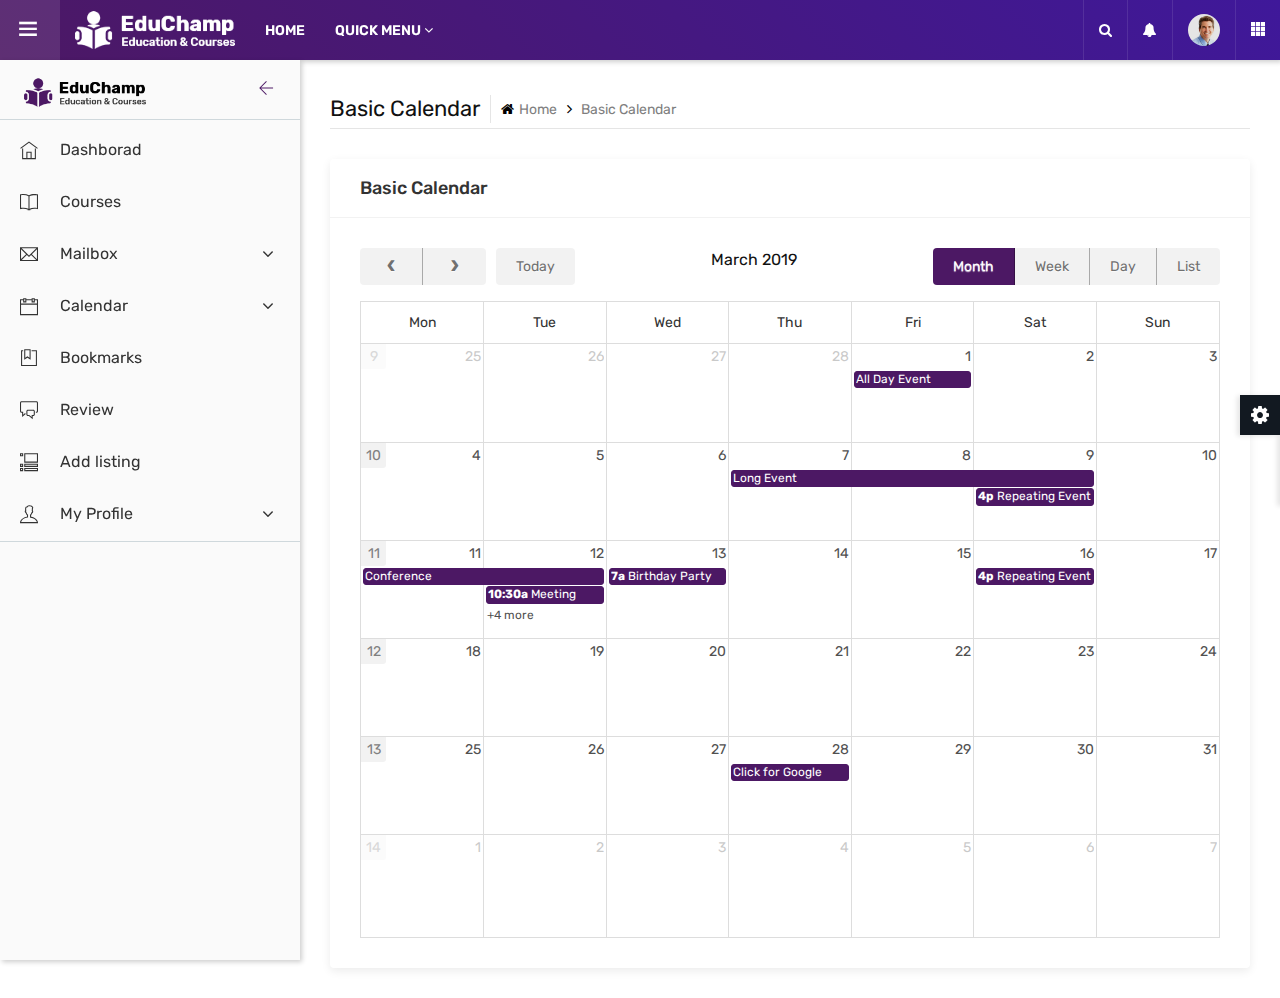
<file: SWP391_HouseRentalSystem2/web/admin/basic-calendar.html>
<!DOCTYPE html>
<html lang="en">

<!-- Mirrored from educhamp.themetrades.com/demo/admin/basic-calendar.html by HTTrack Website Copier/3.x [XR&CO'2014], Fri, 22 Feb 2019 13:11:35 GMT -->
<head>

	<!-- META ============================================= -->
	<meta charset="utf-8">
	<meta http-equiv="X-UA-Compatible" content="IE=edge">
	<meta name="keywords" content="" />
	<meta name="author" content="" />
	<meta name="robots" content="" />
	
	<!-- DESCRIPTION -->
	<meta name="description" content="EduChamp : Education HTML Template" />
	
	<!-- OG -->
	<meta property="og:title" content="EduChamp : Education HTML Template" />
	<meta property="og:description" content="EduChamp : Education HTML Template" />
	<meta property="og:image" content="" />
	<meta name="format-detection" content="telephone=no">
	
	<!-- FAVICONS ICON ============================================= -->
	<link rel="icon" href="../error-404.html" type="image/x-icon" />
	<link rel="shortcut icon" type="image/x-icon" href="assets/images/favicon.png" />
	
	<!-- PAGE TITLE HERE ============================================= -->
	<title>EduChamp : Education HTML Template </title>
	
	<!-- MOBILE SPECIFIC ============================================= -->
	<meta name="viewport" content="width=device-width, initial-scale=1">
	
	<!--[if lt IE 9]>
	<script src="assets/js/html5shiv.min.js"></script>
	<script src="assets/js/respond.min.js"></script>
	<![endif]-->
	
	<!-- All PLUGINS CSS ============================================= -->
	<link rel="stylesheet" type="text/css" href="assets/css/assets.css">
	<link rel="stylesheet" type="text/css" href="assets/vendors/calendar/fullcalendar.css">
	
	<!-- TYPOGRAPHY ============================================= -->
	<link rel="stylesheet" type="text/css" href="assets/css/typography.css">
	
	<!-- SHORTCODES ============================================= -->
	<link rel="stylesheet" type="text/css" href="assets/css/shortcodes/shortcodes.css">
	
	<!-- STYLESHEETS ============================================= -->
	<link rel="stylesheet" type="text/css" href="assets/css/style.css">
	<link rel="stylesheet" type="text/css" href="assets/css/dashboard.css">
	<link class="skin" rel="stylesheet" type="text/css" href="assets/css/color/color-1.css">
	
</head>
<body class="ttr-opened-sidebar ttr-pinned-sidebar">
	
	<!-- header start -->
	<header class="ttr-header">
		<div class="ttr-header-wrapper">
			<!--sidebar menu toggler start -->
			<div class="ttr-toggle-sidebar ttr-material-button">
				<i class="ti-close ttr-open-icon"></i>
				<i class="ti-menu ttr-close-icon"></i>
			</div>
			<!--sidebar menu toggler end -->
			<!--logo start -->
			<div class="ttr-logo-box">
				<div>
					<a href="index.html" class="ttr-logo">
						<img alt="" class="ttr-logo-mobile" src="assets/images/logo-mobile.png" width="30" height="30">
						<img alt="" class="ttr-logo-desktop" src="assets/images/logo-white.png" width="160" height="27">
					</a>
				</div>
			</div>
			<!--logo end -->
			<div class="ttr-header-menu">
				<!-- header left menu start -->
				<ul class="ttr-header-navigation">
					<li>
						<a href="../index.html" class="ttr-material-button ttr-submenu-toggle">HOME</a>
					</li>
					<li>
						<a href="#" class="ttr-material-button ttr-submenu-toggle">QUICK MENU <i class="fa fa-angle-down"></i></a>
						<div class="ttr-header-submenu">
							<ul>
								<li><a href="../courses.html">Our Courses</a></li>
								<li><a href="../event.html">New Event</a></li>
								<li><a href="../membership.html">Membership</a></li>
							</ul>
						</div>
					</li>
				</ul>
				<!-- header left menu end -->
			</div>
			<div class="ttr-header-right ttr-with-seperator">
				<!-- header right menu start -->
				<ul class="ttr-header-navigation">
					<li>
						<a href="#" class="ttr-material-button ttr-search-toggle"><i class="fa fa-search"></i></a>
					</li>
					<li>
						<a href="#" class="ttr-material-button ttr-submenu-toggle"><i class="fa fa-bell"></i></a>
						<div class="ttr-header-submenu noti-menu">
							<div class="ttr-notify-header">
								<span class="ttr-notify-text-top">9 New</span>
								<span class="ttr-notify-text">User Notifications</span>
							</div>
							<div class="noti-box-list">
								<ul>
									<li>
										<span class="notification-icon dashbg-gray">
											<i class="fa fa-check"></i>
										</span>
										<span class="notification-text">
											<span>Sneha Jogi</span> sent you a message.
										</span>
										<span class="notification-time">
											<a href="#" class="fa fa-close"></a>
											<span> 02:14</span>
										</span>
									</li>
									<li>
										<span class="notification-icon dashbg-yellow">
											<i class="fa fa-shopping-cart"></i>
										</span>
										<span class="notification-text">
											<a href="#">Your order is placed</a> sent you a message.
										</span>
										<span class="notification-time">
											<a href="#" class="fa fa-close"></a>
											<span> 7 Min</span>
										</span>
									</li>
									<li>
										<span class="notification-icon dashbg-red">
											<i class="fa fa-bullhorn"></i>
										</span>
										<span class="notification-text">
											<span>Your item is shipped</span> sent you a message.
										</span>
										<span class="notification-time">
											<a href="#" class="fa fa-close"></a>
											<span> 2 May</span>
										</span>
									</li>
									<li>
										<span class="notification-icon dashbg-green">
											<i class="fa fa-comments-o"></i>
										</span>
										<span class="notification-text">
											<a href="#">Sneha Jogi</a> sent you a message.
										</span>
										<span class="notification-time">
											<a href="#" class="fa fa-close"></a>
											<span> 14 July</span>
										</span>
									</li>
									<li>
										<span class="notification-icon dashbg-primary">
											<i class="fa fa-file-word-o"></i>
										</span>
										<span class="notification-text">
											<span>Sneha Jogi</span> sent you a message.
										</span>
										<span class="notification-time">
											<a href="#" class="fa fa-close"></a>
											<span> 15 Min</span>
										</span>
									</li>
								</ul>
							</div>
						</div>
					</li>
					<li>
						<a href="#" class="ttr-material-button ttr-submenu-toggle"><span class="ttr-user-avatar"><img alt="" src="assets/images/testimonials/pic3.jpg" width="32" height="32"></span></a>
						<div class="ttr-header-submenu">
							<ul>
								<li><a href="user-profile.html">My profile</a></li>
								<li><a href="list-view-calendar.html">Activity</a></li>
								<li><a href="mailbox.html">Messages</a></li>
								<li><a href="../login.html">Logout</a></li>
							</ul>
						</div>
					</li>
					<li class="ttr-hide-on-mobile">
						<a href="#" class="ttr-material-button"><i class="ti-layout-grid3-alt"></i></a>
						<div class="ttr-header-submenu ttr-extra-menu">
							<a href="#">
								<i class="fa fa-music"></i>
								<span>Musics</span>
							</a>
							<a href="#">
								<i class="fa fa-youtube-play"></i>
								<span>Videos</span>
							</a>
							<a href="#">
								<i class="fa fa-envelope"></i>
								<span>Emails</span>
							</a>
							<a href="#">
								<i class="fa fa-book"></i>
								<span>Reports</span>
							</a>
							<a href="#">
								<i class="fa fa-smile-o"></i>
								<span>Persons</span>
							</a>
							<a href="#">
								<i class="fa fa-picture-o"></i>
								<span>Pictures</span>
							</a>
						</div>
					</li>
				</ul>
				<!-- header right menu end -->
			</div>
			<!--header search panel start -->
			<div class="ttr-search-bar">
				<form class="ttr-search-form">
					<div class="ttr-search-input-wrapper">
						<input type="text" name="qq" placeholder="search something..." class="ttr-search-input">
						<button type="submit" name="search" class="ttr-search-submit"><i class="ti-arrow-right"></i></button>
					</div>
					<span class="ttr-search-close ttr-search-toggle">
						<i class="ti-close"></i>
					</span>
				</form>
			</div>
			<!--header search panel end -->
		</div>
	</header>
	<!-- header end -->
	<!-- Left sidebar menu start -->
	<div class="ttr-sidebar">
		<div class="ttr-sidebar-wrapper content-scroll">
			<!-- side menu logo start -->
			<div class="ttr-sidebar-logo">
				<a href="#"><img alt="" src="assets/images/logo.png" width="122" height="27"></a>
				<!-- <div class="ttr-sidebar-pin-button" title="Pin/Unpin Menu">
					<i class="material-icons ttr-fixed-icon">gps_fixed</i>
					<i class="material-icons ttr-not-fixed-icon">gps_not_fixed</i>
				</div> -->
				<div class="ttr-sidebar-toggle-button">
					<i class="ti-arrow-left"></i>
				</div>
			</div>
			<!-- side menu logo end -->
			<!-- sidebar menu start -->
			<nav class="ttr-sidebar-navi">
				<ul>
					<li>
						<a href="index.html" class="ttr-material-button">
							<span class="ttr-icon"><i class="ti-home"></i></span>
		                	<span class="ttr-label">Dashborad</span>
		                </a>
		            </li>
					<li>
						<a href="courses.html" class="ttr-material-button">
							<span class="ttr-icon"><i class="ti-book"></i></span>
		                	<span class="ttr-label">Courses</span>
		                </a>
		            </li>
					<li>
						<a href="#" class="ttr-material-button">
							<span class="ttr-icon"><i class="ti-email"></i></span>
		                	<span class="ttr-label">Mailbox</span>
		                	<span class="ttr-arrow-icon"><i class="fa fa-angle-down"></i></span>
		                </a>
		                <ul>
		                	<li>
		                		<a href="mailbox.html" class="ttr-material-button"><span class="ttr-label">Mail Box</span></a>
		                	</li>
		                	<li>
		                		<a href="mailbox-compose.html" class="ttr-material-button"><span class="ttr-label">Compose</span></a>
		                	</li>
							<li>
		                		<a href="mailbox-read.html" class="ttr-material-button"><span class="ttr-label">Mail Read</span></a>
		                	</li>
		                </ul>
		            </li>
					<li>
						<a href="#" class="ttr-material-button">
							<span class="ttr-icon"><i class="ti-calendar"></i></span>
		                	<span class="ttr-label">Calendar</span>
		                	<span class="ttr-arrow-icon"><i class="fa fa-angle-down"></i></span>
		                </a>
		                <ul>
		                	<li>
		                		<a href="basic-calendar.html" class="ttr-material-button"><span class="ttr-label">Basic Calendar</span></a>
		                	</li>
		                	<li>
		                		<a href="list-view-calendar.html" class="ttr-material-button"><span class="ttr-label">List View</span></a>
		                	</li>
		                </ul>
		            </li>
					<li>
						<a href="bookmark.html" class="ttr-material-button">
							<span class="ttr-icon"><i class="ti-bookmark-alt"></i></span>
		                	<span class="ttr-label">Bookmarks</span>
		                </a>
		            </li>
					<li>
						<a href="review.html" class="ttr-material-button">
							<span class="ttr-icon"><i class="ti-comments"></i></span>
		                	<span class="ttr-label">Review</span>
		                </a>
		            </li>
					<li>
						<a href="add-listing.html" class="ttr-material-button">
							<span class="ttr-icon"><i class="ti-layout-accordion-list"></i></span>
		                	<span class="ttr-label">Add listing</span>
		                </a>
		            </li>
					<li>
						<a href="#" class="ttr-material-button">
							<span class="ttr-icon"><i class="ti-user"></i></span>
		                	<span class="ttr-label">My Profile</span>
		                	<span class="ttr-arrow-icon"><i class="fa fa-angle-down"></i></span>
		                </a>
		                <ul>
		                	<li>
		                		<a href="user-profile.html" class="ttr-material-button"><span class="ttr-label">User Profile</span></a>
		                	</li>
		                	<li>
		                		<a href="teacher-profile.html" class="ttr-material-button"><span class="ttr-label">Teacher Profile</span></a>
		                	</li>
		                </ul>
		            </li>
		            <li class="ttr-seperate"></li>
				</ul>
				<!-- sidebar menu end -->
			</nav>
			<!-- sidebar menu end -->
		</div>
	</div>
	<!-- Left sidebar menu end -->

	<!--Main container start -->
	<main class="ttr-wrapper">
		<div class="container-fluid">
			<div class="db-breadcrumb">
				<h4 class="breadcrumb-title">Basic Calendar</h4>
				<ul class="db-breadcrumb-list">
					<li><a href="#"><i class="fa fa-home"></i>Home</a></li>
					<li>Basic Calendar</li>
				</ul>
			</div>	
			<div class="row">
				<!-- Your Profile Views Chart -->
				<div class="col-lg-12 m-b30">
					<div class="widget-box">
						<div class="wc-title">
							<h4>Basic Calendar</h4>
						</div>
						<div class="widget-inner">
							<div id="calendar"></div>
						</div>
					</div>
				</div>
				<!-- Your Profile Views Chart END-->
			</div>
		</div>
	</main>
	<div class="ttr-overlay"></div>

<!-- External JavaScripts -->
<script src="assets/js/jquery.min.js"></script>
<script src="assets/vendors/bootstrap/js/popper.min.js"></script>
<script src="assets/vendors/bootstrap/js/bootstrap.min.js"></script>
<script src="assets/vendors/bootstrap-select/bootstrap-select.min.js"></script>
<script src="assets/vendors/bootstrap-touchspin/jquery.bootstrap-touchspin.js"></script>
<script src="assets/vendors/magnific-popup/magnific-popup.js"></script>
<script src="assets/vendors/counter/waypoints-min.js"></script>
<script src="assets/vendors/counter/counterup.min.js"></script>
<script src="assets/vendors/imagesloaded/imagesloaded.js"></script>
<script src="assets/vendors/masonry/masonry.js"></script>
<script src="assets/vendors/masonry/filter.js"></script>
<script src="assets/vendors/owl-carousel/owl.carousel.js"></script>
<script src='assets/vendors/scroll/scrollbar.min.js'></script>
<script src="assets/js/functions.js"></script>
<script src="assets/vendors/chart/chart.min.js"></script>
<script src="assets/js/admin.js"></script>
<script src='assets/vendors/calendar/moment.min.js'></script>
<script src='assets/vendors/calendar/fullcalendar.js'></script>
<script src='assets/vendors/switcher/switcher.js'></script>
<script>

  $(document).ready(function() {

    $('#calendar').fullCalendar({
      header: {
        left: 'prev,next today',
        center: 'title',
        right: 'month,agendaWeek,agendaDay,listWeek'
      },
      defaultDate: '2019-03-12',
      navLinks: true, // can click day/week names to navigate views

      weekNumbers: true,
      weekNumbersWithinDays: true,
      weekNumberCalculation: 'ISO',

      editable: true,
      eventLimit: true, // allow "more" link when too many events
      events: [
        {
          title: 'All Day Event',
          start: '2019-03-01'
        },
        {
          title: 'Long Event',
          start: '2019-03-07',
          end: '2019-03-10'
        },
        {
          id: 999,
          title: 'Repeating Event',
          start: '2019-03-09T16:00:00'
        },
        {
          id: 999,
          title: 'Repeating Event',
          start: '2019-03-16T16:00:00'
        },
        {
          title: 'Conference',
          start: '2019-03-11',
          end: '2019-03-13'
        },
        {
          title: 'Meeting',
          start: '2019-03-12T10:30:00',
          end: '2019-03-12T12:30:00'
        },
        {
          title: 'Lunch',
          start: '2019-03-12T12:00:00'
        },
        {
          title: 'Meeting',
          start: '2019-03-12T14:30:00'
        },
        {
          title: 'Happy Hour',
          start: '2019-03-12T17:30:00'
        },
        {
          title: 'Dinner',
          start: '2019-03-12T20:00:00'
        },
        {
          title: 'Birthday Party',
          start: '2019-03-13T07:00:00'
        },
        {
          title: 'Click for Google',
          url: 'http://google.com/',
          start: '2019-03-28'
        }
      ]
    });

  });

</script>
</body>

<!-- Mirrored from educhamp.themetrades.com/demo/admin/basic-calendar.html by HTTrack Website Copier/3.x [XR&CO'2014], Fri, 22 Feb 2019 13:11:35 GMT -->
</html>
</file>
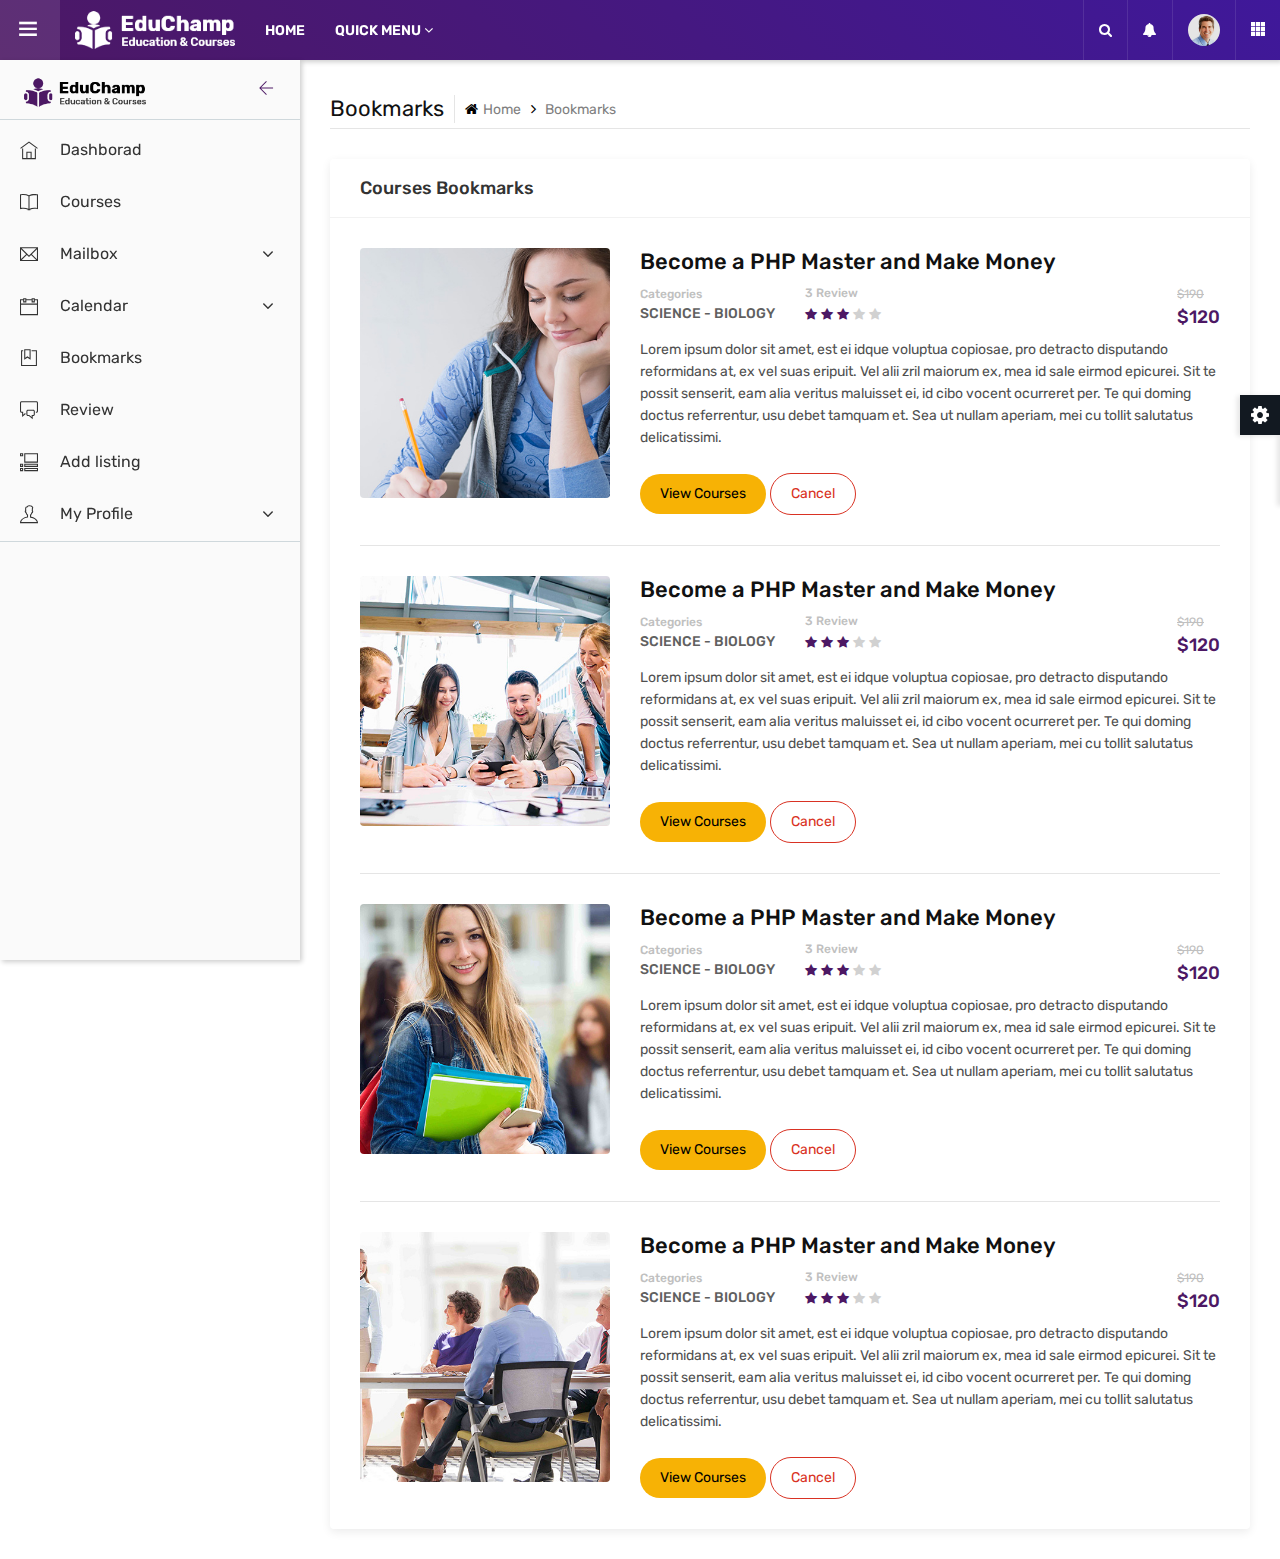
<file: SWP391_HouseRentalSystem2/web/admin/bookmark.html>
<!DOCTYPE html>
<html lang="en">

<!-- Mirrored from educhamp.themetrades.com/demo/admin/bookmark.html by HTTrack Website Copier/3.x [XR&CO'2014], Fri, 22 Feb 2019 13:09:05 GMT -->
<head>

	<!-- META ============================================= -->
	<meta charset="utf-8">
	<meta http-equiv="X-UA-Compatible" content="IE=edge">
	<meta name="keywords" content="" />
	<meta name="author" content="" />
	<meta name="robots" content="" />
	
	<!-- DESCRIPTION -->
	<meta name="description" content="EduChamp : Education HTML Template" />
	
	<!-- OG -->
	<meta property="og:title" content="EduChamp : Education HTML Template" />
	<meta property="og:description" content="EduChamp : Education HTML Template" />
	<meta property="og:image" content="" />
	<meta name="format-detection" content="telephone=no">
	
	<!-- FAVICONS ICON ============================================= -->
	<link rel="icon" href="../error-404.html" type="image/x-icon" />
	<link rel="shortcut icon" type="image/x-icon" href="assets/images/favicon.png" />
	
	<!-- PAGE TITLE HERE ============================================= -->
	<title>EduChamp : Education HTML Template </title>
	
	<!-- MOBILE SPECIFIC ============================================= -->
	<meta name="viewport" content="width=device-width, initial-scale=1">
	
	<!--[if lt IE 9]>
	<script src="assets/js/html5shiv.min.js"></script>
	<script src="assets/js/respond.min.js"></script>
	<![endif]-->
	
	<!-- All PLUGINS CSS ============================================= -->
	<link rel="stylesheet" type="text/css" href="assets/css/assets.css">
	<link rel="stylesheet" type="text/css" href="assets/vendors/calendar/fullcalendar.css">
	
	<!-- TYPOGRAPHY ============================================= -->
	<link rel="stylesheet" type="text/css" href="assets/css/typography.css">
	
	<!-- SHORTCODES ============================================= -->
	<link rel="stylesheet" type="text/css" href="assets/css/shortcodes/shortcodes.css">
	
	<!-- STYLESHEETS ============================================= -->
	<link rel="stylesheet" type="text/css" href="assets/css/style.css">
	<link rel="stylesheet" type="text/css" href="assets/css/dashboard.css">
	<link class="skin" rel="stylesheet" type="text/css" href="assets/css/color/color-1.css">
	
</head>
<body class="ttr-opened-sidebar ttr-pinned-sidebar">
	
	<!-- header start -->
	<header class="ttr-header">
		<div class="ttr-header-wrapper">
			<!--sidebar menu toggler start -->
			<div class="ttr-toggle-sidebar ttr-material-button">
				<i class="ti-close ttr-open-icon"></i>
				<i class="ti-menu ttr-close-icon"></i>
			</div>
			<!--sidebar menu toggler end -->
			<!--logo start -->
			<div class="ttr-logo-box">
				<div>
					<a href="index.html" class="ttr-logo">
						<img alt="" class="ttr-logo-mobile" src="assets/images/logo-mobile.png" width="30" height="30">
						<img alt="" class="ttr-logo-desktop" src="assets/images/logo-white.png" width="160" height="27">
					</a>
				</div>
			</div>
			<!--logo end -->
			<div class="ttr-header-menu">
				<!-- header left menu start -->
				<ul class="ttr-header-navigation">
					<li>
						<a href="../index.html" class="ttr-material-button ttr-submenu-toggle">HOME</a>
					</li>
					<li>
						<a href="#" class="ttr-material-button ttr-submenu-toggle">QUICK MENU <i class="fa fa-angle-down"></i></a>
						<div class="ttr-header-submenu">
							<ul>
								<li><a href="../courses.html">Our Courses</a></li>
								<li><a href="../event.html">New Event</a></li>
								<li><a href="../membership.html">Membership</a></li>
							</ul>
						</div>
					</li>
				</ul>
				<!-- header left menu end -->
			</div>
			<div class="ttr-header-right ttr-with-seperator">
				<!-- header right menu start -->
				<ul class="ttr-header-navigation">
					<li>
						<a href="#" class="ttr-material-button ttr-search-toggle"><i class="fa fa-search"></i></a>
					</li>
					<li>
						<a href="#" class="ttr-material-button ttr-submenu-toggle"><i class="fa fa-bell"></i></a>
						<div class="ttr-header-submenu noti-menu">
							<div class="ttr-notify-header">
								<span class="ttr-notify-text-top">9 New</span>
								<span class="ttr-notify-text">User Notifications</span>
							</div>
							<div class="noti-box-list">
								<ul>
									<li>
										<span class="notification-icon dashbg-gray">
											<i class="fa fa-check"></i>
										</span>
										<span class="notification-text">
											<span>Sneha Jogi</span> sent you a message.
										</span>
										<span class="notification-time">
											<a href="#" class="fa fa-close"></a>
											<span> 02:14</span>
										</span>
									</li>
									<li>
										<span class="notification-icon dashbg-yellow">
											<i class="fa fa-shopping-cart"></i>
										</span>
										<span class="notification-text">
											<a href="#">Your order is placed</a> sent you a message.
										</span>
										<span class="notification-time">
											<a href="#" class="fa fa-close"></a>
											<span> 7 Min</span>
										</span>
									</li>
									<li>
										<span class="notification-icon dashbg-red">
											<i class="fa fa-bullhorn"></i>
										</span>
										<span class="notification-text">
											<span>Your item is shipped</span> sent you a message.
										</span>
										<span class="notification-time">
											<a href="#" class="fa fa-close"></a>
											<span> 2 May</span>
										</span>
									</li>
									<li>
										<span class="notification-icon dashbg-green">
											<i class="fa fa-comments-o"></i>
										</span>
										<span class="notification-text">
											<a href="#">Sneha Jogi</a> sent you a message.
										</span>
										<span class="notification-time">
											<a href="#" class="fa fa-close"></a>
											<span> 14 July</span>
										</span>
									</li>
									<li>
										<span class="notification-icon dashbg-primary">
											<i class="fa fa-file-word-o"></i>
										</span>
										<span class="notification-text">
											<span>Sneha Jogi</span> sent you a message.
										</span>
										<span class="notification-time">
											<a href="#" class="fa fa-close"></a>
											<span> 15 Min</span>
										</span>
									</li>
								</ul>
							</div>
						</div>
					</li>
					<li>
						<a href="#" class="ttr-material-button ttr-submenu-toggle"><span class="ttr-user-avatar"><img alt="" src="assets/images/testimonials/pic3.jpg" width="32" height="32"></span></a>
						<div class="ttr-header-submenu">
							<ul>
								<li><a href="user-profile.html">My profile</a></li>
								<li><a href="list-view-calendar.html">Activity</a></li>
								<li><a href="mailbox.html">Messages</a></li>
								<li><a href="../login.html">Logout</a></li>
							</ul>
						</div>
					</li>
					<li class="ttr-hide-on-mobile">
						<a href="#" class="ttr-material-button"><i class="ti-layout-grid3-alt"></i></a>
						<div class="ttr-header-submenu ttr-extra-menu">
							<a href="#">
								<i class="fa fa-music"></i>
								<span>Musics</span>
							</a>
							<a href="#">
								<i class="fa fa-youtube-play"></i>
								<span>Videos</span>
							</a>
							<a href="#">
								<i class="fa fa-envelope"></i>
								<span>Emails</span>
							</a>
							<a href="#">
								<i class="fa fa-book"></i>
								<span>Reports</span>
							</a>
							<a href="#">
								<i class="fa fa-smile-o"></i>
								<span>Persons</span>
							</a>
							<a href="#">
								<i class="fa fa-picture-o"></i>
								<span>Pictures</span>
							</a>
						</div>
					</li>
				</ul>
				<!-- header right menu end -->
			</div>
			<!--header search panel start -->
			<div class="ttr-search-bar">
				<form class="ttr-search-form">
					<div class="ttr-search-input-wrapper">
						<input type="text" name="qq" placeholder="search something..." class="ttr-search-input">
						<button type="submit" name="search" class="ttr-search-submit"><i class="ti-arrow-right"></i></button>
					</div>
					<span class="ttr-search-close ttr-search-toggle">
						<i class="ti-close"></i>
					</span>
				</form>
			</div>
			<!--header search panel end -->
		</div>
	</header>
	<!-- header end -->
	<!-- Left sidebar menu start -->
	<div class="ttr-sidebar">
		<div class="ttr-sidebar-wrapper content-scroll">
			<!-- side menu logo start -->
			<div class="ttr-sidebar-logo">
				<a href="#"><img alt="" src="assets/images/logo.png" width="122" height="27"></a>
				<!-- <div class="ttr-sidebar-pin-button" title="Pin/Unpin Menu">
					<i class="material-icons ttr-fixed-icon">gps_fixed</i>
					<i class="material-icons ttr-not-fixed-icon">gps_not_fixed</i>
				</div> -->
				<div class="ttr-sidebar-toggle-button">
					<i class="ti-arrow-left"></i>
				</div>
			</div>
			<!-- side menu logo end -->
			<!-- sidebar menu start -->
			<nav class="ttr-sidebar-navi">
				<ul>
					<li>
						<a href="index.html" class="ttr-material-button">
							<span class="ttr-icon"><i class="ti-home"></i></span>
		                	<span class="ttr-label">Dashborad</span>
		                </a>
		            </li>
					<li>
						<a href="courses.html" class="ttr-material-button">
							<span class="ttr-icon"><i class="ti-book"></i></span>
		                	<span class="ttr-label">Courses</span>
		                </a>
		            </li>
					<li>
						<a href="#" class="ttr-material-button">
							<span class="ttr-icon"><i class="ti-email"></i></span>
		                	<span class="ttr-label">Mailbox</span>
		                	<span class="ttr-arrow-icon"><i class="fa fa-angle-down"></i></span>
		                </a>
		                <ul>
		                	<li>
		                		<a href="mailbox.html" class="ttr-material-button"><span class="ttr-label">Mail Box</span></a>
		                	</li>
		                	<li>
		                		<a href="mailbox-compose.html" class="ttr-material-button"><span class="ttr-label">Compose</span></a>
		                	</li>
							<li>
		                		<a href="mailbox-read.html" class="ttr-material-button"><span class="ttr-label">Mail Read</span></a>
		                	</li>
		                </ul>
		            </li>
					<li>
						<a href="#" class="ttr-material-button">
							<span class="ttr-icon"><i class="ti-calendar"></i></span>
		                	<span class="ttr-label">Calendar</span>
		                	<span class="ttr-arrow-icon"><i class="fa fa-angle-down"></i></span>
		                </a>
		                <ul>
		                	<li>
		                		<a href="basic-calendar.html" class="ttr-material-button"><span class="ttr-label">Basic Calendar</span></a>
		                	</li>
		                	<li>
		                		<a href="list-view-calendar.html" class="ttr-material-button"><span class="ttr-label">List View</span></a>
		                	</li>
		                </ul>
		            </li>
					<li>
						<a href="bookmark.html" class="ttr-material-button">
							<span class="ttr-icon"><i class="ti-bookmark-alt"></i></span>
		                	<span class="ttr-label">Bookmarks</span>
		                </a>
		            </li>
					<li>
						<a href="review.html" class="ttr-material-button">
							<span class="ttr-icon"><i class="ti-comments"></i></span>
		                	<span class="ttr-label">Review</span>
		                </a>
		            </li>
					<li>
						<a href="add-listing.html" class="ttr-material-button">
							<span class="ttr-icon"><i class="ti-layout-accordion-list"></i></span>
		                	<span class="ttr-label">Add listing</span>
		                </a>
		            </li>
					<li>
						<a href="#" class="ttr-material-button">
							<span class="ttr-icon"><i class="ti-user"></i></span>
		                	<span class="ttr-label">My Profile</span>
		                	<span class="ttr-arrow-icon"><i class="fa fa-angle-down"></i></span>
		                </a>
		                <ul>
		                	<li>
		                		<a href="user-profile.html" class="ttr-material-button"><span class="ttr-label">User Profile</span></a>
		                	</li>
		                	<li>
		                		<a href="teacher-profile.html" class="ttr-material-button"><span class="ttr-label">Teacher Profile</span></a>
		                	</li>
		                </ul>
		            </li>
		            <li class="ttr-seperate"></li>
				</ul>
				<!-- sidebar menu end -->
			</nav>
			<!-- sidebar menu end -->
		</div>
	</div>
	<!-- Left sidebar menu end -->

	<!--Main container start -->
	<main class="ttr-wrapper">
		<div class="container-fluid">
			<div class="db-breadcrumb">
				<h4 class="breadcrumb-title">Bookmarks</h4>
				<ul class="db-breadcrumb-list">
					<li><a href="#"><i class="fa fa-home"></i>Home</a></li>
					<li>Bookmarks</li>
				</ul>
			</div>	
			<div class="row">
				<!-- Your Profile Views Chart -->
				<div class="col-lg-12 m-b30">
					<div class="widget-box">
						<div class="wc-title">
							<h4>Courses Bookmarks</h4>
						</div>
						<div class="widget-inner">
							<div class="card-courses-list bookmarks-bx">
								<div class="card-courses-media">
									<img src="assets/images/courses/pic6.jpg" alt=""/>
								</div>
								<div class="card-courses-full-dec">
									<div class="card-courses-title">
										<h4 class="m-b5">Become a PHP Master and Make Money</h4>
									</div>
									<div class="card-courses-list-bx">
										<ul class="card-courses-view">
											<li class="card-courses-categories">
												<h5>Categories</h5>
												<h4>Science - Biology</h4>
											</li>
											<li class="card-courses-review">
												<h5>3 Review</h5>
												<ul class="cours-star">
													<li class="active"><i class="fa fa-star"></i></li>
													<li class="active"><i class="fa fa-star"></i></li>
													<li class="active"><i class="fa fa-star"></i></li>
													<li><i class="fa fa-star"></i></li>
													<li><i class="fa fa-star"></i></li>
												</ul>
											</li>
											<li class="card-courses-price">
												<del>$190</del>
												<h5 class="text-primary m-b0">$120</h5>
											</li>
										</ul>
									</div>
									<div class="row card-courses-dec">
										<div class="col-md-12">
											<p>Lorem ipsum dolor sit amet, est ei idque voluptua copiosae, pro detracto disputando reformidans at, ex vel suas eripuit. Vel alii zril maiorum ex, mea id sale eirmod epicurei. Sit te possit senserit, eam alia veritus maluisset ei, id cibo vocent ocurreret per. Te qui doming doctus referrentur, usu debet tamquam et. Sea ut nullam aperiam, mei cu tollit salutatus delicatissimi. </p>	
										</div>
										<div class="col-md-12">
											<a href="#" class="btn radius-xl">View Courses</a>
											<a href="#" class="btn red outline radius-xl ">Cancel</a>
										</div>
									</div>
									
								</div>
							</div>
							<div class="card-courses-list bookmarks-bx">
								<div class="card-courses-media">
									<img src="assets/images/courses/pic7.jpg" alt=""/>
								</div>
								<div class="card-courses-full-dec">
									<div class="card-courses-title">
										<h4 class="m-b5">Become a PHP Master and Make Money</h4>
									</div>
									<div class="card-courses-list-bx">
										<ul class="card-courses-view">
											<li class="card-courses-categories">
												<h5>Categories</h5>
												<h4>Science - Biology</h4>
											</li>
											<li class="card-courses-review">
												<h5>3 Review</h5>
												<ul class="cours-star">
													<li class="active"><i class="fa fa-star"></i></li>
													<li class="active"><i class="fa fa-star"></i></li>
													<li class="active"><i class="fa fa-star"></i></li>
													<li><i class="fa fa-star"></i></li>
													<li><i class="fa fa-star"></i></li>
												</ul>
											</li>
											<li class="card-courses-price">
												<del>$190</del>
												<h5 class="text-primary m-b0">$120</h5>
											</li>
										</ul>
									</div>
									<div class="row card-courses-dec">
										<div class="col-md-12">
											<p>Lorem ipsum dolor sit amet, est ei idque voluptua copiosae, pro detracto disputando reformidans at, ex vel suas eripuit. Vel alii zril maiorum ex, mea id sale eirmod epicurei. Sit te possit senserit, eam alia veritus maluisset ei, id cibo vocent ocurreret per. Te qui doming doctus referrentur, usu debet tamquam et. Sea ut nullam aperiam, mei cu tollit salutatus delicatissimi. </p>	
										</div>
										<div class="col-md-12">
											<a href="#" class="btn radius-xl">View Courses</a>
											<a href="#" class="btn red outline radius-xl ">Cancel</a>
										</div>
									</div>
									
								</div>
							</div>
							<div class="card-courses-list bookmarks-bx">
								<div class="card-courses-media">
									<img src="assets/images/courses/pic8.jpg" alt=""/>
								</div>
								<div class="card-courses-full-dec">
									<div class="card-courses-title">
										<h4 class="m-b5">Become a PHP Master and Make Money</h4>
									</div>
									<div class="card-courses-list-bx">
										<ul class="card-courses-view">
											<li class="card-courses-categories">
												<h5>Categories</h5>
												<h4>Science - Biology</h4>
											</li>
											<li class="card-courses-review">
												<h5>3 Review</h5>
												<ul class="cours-star">
													<li class="active"><i class="fa fa-star"></i></li>
													<li class="active"><i class="fa fa-star"></i></li>
													<li class="active"><i class="fa fa-star"></i></li>
													<li><i class="fa fa-star"></i></li>
													<li><i class="fa fa-star"></i></li>
												</ul>
											</li>
											<li class="card-courses-price">
												<del>$190</del>
												<h5 class="text-primary m-b0">$120</h5>
											</li>
										</ul>
									</div>
									<div class="row card-courses-dec">
										<div class="col-md-12">
											<p>Lorem ipsum dolor sit amet, est ei idque voluptua copiosae, pro detracto disputando reformidans at, ex vel suas eripuit. Vel alii zril maiorum ex, mea id sale eirmod epicurei. Sit te possit senserit, eam alia veritus maluisset ei, id cibo vocent ocurreret per. Te qui doming doctus referrentur, usu debet tamquam et. Sea ut nullam aperiam, mei cu tollit salutatus delicatissimi. </p>	
										</div>
										<div class="col-md-12">
											<a href="#" class="btn radius-xl">View Courses</a>
											<a href="#" class="btn red outline radius-xl ">Cancel</a>
										</div>
									</div>
									
								</div>
							</div>
							<div class="card-courses-list bookmarks-bx">
								<div class="card-courses-media">
									<img src="assets/images/courses/pic9.jpg" alt=""/>
								</div>
								<div class="card-courses-full-dec">
									<div class="card-courses-title">
										<h4 class="m-b5">Become a PHP Master and Make Money</h4>
									</div>
									<div class="card-courses-list-bx">
										<ul class="card-courses-view">
											<li class="card-courses-categories">
												<h5>Categories</h5>
												<h4>Science - Biology</h4>
											</li>
											<li class="card-courses-review">
												<h5>3 Review</h5>
												<ul class="cours-star">
													<li class="active"><i class="fa fa-star"></i></li>
													<li class="active"><i class="fa fa-star"></i></li>
													<li class="active"><i class="fa fa-star"></i></li>
													<li><i class="fa fa-star"></i></li>
													<li><i class="fa fa-star"></i></li>
												</ul>
											</li>
											<li class="card-courses-price">
												<del>$190</del>
												<h5 class="text-primary m-b0">$120</h5>
											</li>
										</ul>
									</div>
									<div class="row card-courses-dec">
										<div class="col-md-12">
											<p>Lorem ipsum dolor sit amet, est ei idque voluptua copiosae, pro detracto disputando reformidans at, ex vel suas eripuit. Vel alii zril maiorum ex, mea id sale eirmod epicurei. Sit te possit senserit, eam alia veritus maluisset ei, id cibo vocent ocurreret per. Te qui doming doctus referrentur, usu debet tamquam et. Sea ut nullam aperiam, mei cu tollit salutatus delicatissimi. </p>	
										</div>
										<div class="col-md-12">
											<a href="#" class="btn radius-xl">View Courses</a>
											<a href="#" class="btn red outline radius-xl ">Cancel</a>
										</div>
									</div>
									
								</div>
							</div>
						</div>
					</div>
				</div>
				<!-- Your Profile Views Chart END-->
			</div>
		</div>
	</main>
	<div class="ttr-overlay"></div>

<!-- External JavaScripts -->
<script src="assets/js/jquery.min.js"></script>
<script src="assets/vendors/bootstrap/js/popper.min.js"></script>
<script src="assets/vendors/bootstrap/js/bootstrap.min.js"></script>
<script src="assets/vendors/bootstrap-select/bootstrap-select.min.js"></script>
<script src="assets/vendors/bootstrap-touchspin/jquery.bootstrap-touchspin.js"></script>
<script src="assets/vendors/magnific-popup/magnific-popup.js"></script>
<script src="assets/vendors/counter/waypoints-min.js"></script>
<script src="assets/vendors/counter/counterup.min.js"></script>
<script src="assets/vendors/imagesloaded/imagesloaded.js"></script>
<script src="assets/vendors/masonry/masonry.js"></script>
<script src="assets/vendors/masonry/filter.js"></script>
<script src="assets/vendors/owl-carousel/owl.carousel.js"></script>
<script src='assets/vendors/scroll/scrollbar.min.js'></script>
<script src="assets/js/functions.js"></script>
<script src="assets/vendors/chart/chart.min.js"></script>
<script src="assets/js/admin.js"></script>
<script src='assets/vendors/switcher/switcher.js'></script>
</body>

<!-- Mirrored from educhamp.themetrades.com/demo/admin/bookmark.html by HTTrack Website Copier/3.x [XR&CO'2014], Fri, 22 Feb 2019 13:10:19 GMT -->
</html>
</file>
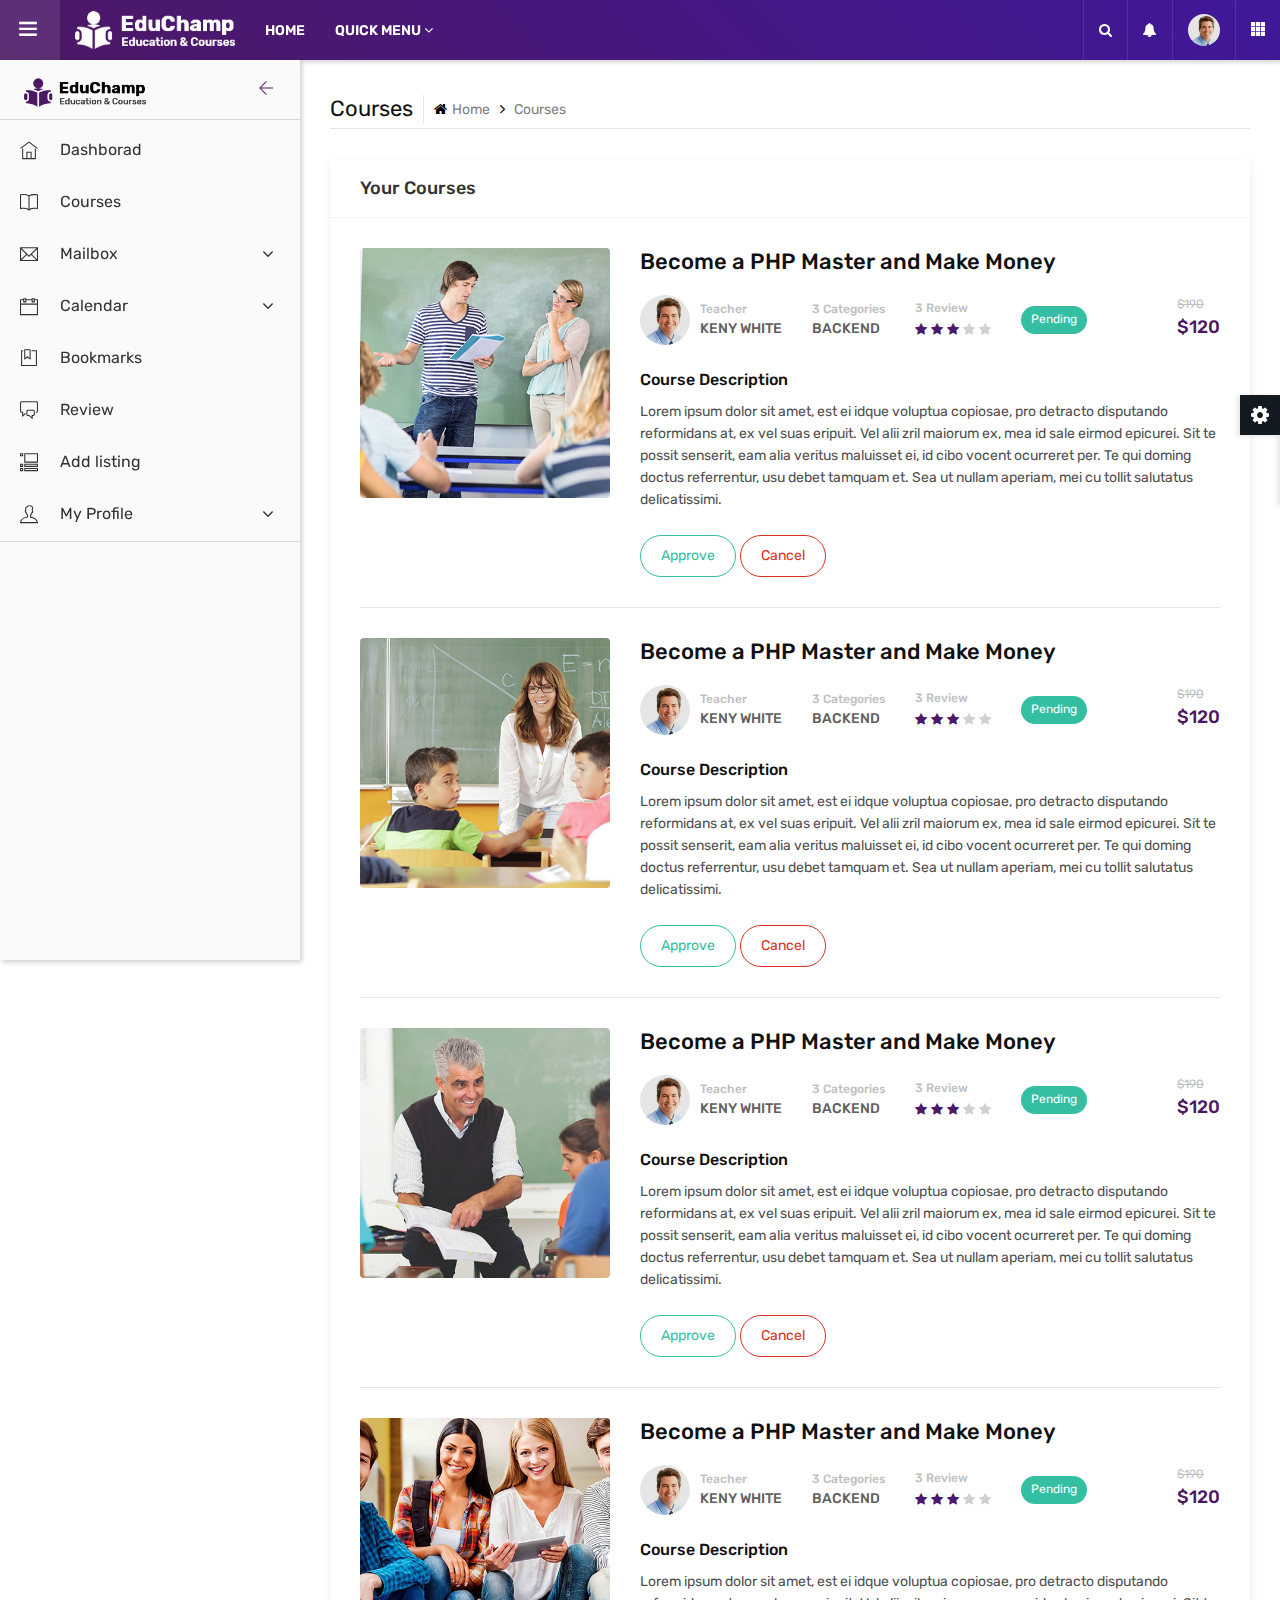
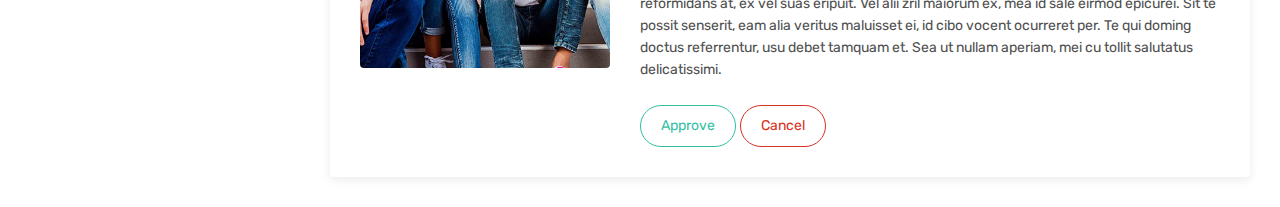
<file: SWP391_HouseRentalSystem2/web/admin/courses.html>
<!DOCTYPE html>
<html lang="en">

<!-- Mirrored from educhamp.themetrades.com/demo/admin/courses.html by HTTrack Website Copier/3.x [XR&CO'2014], Fri, 22 Feb 2019 13:10:19 GMT -->
<head>

	<!-- META ============================================= -->
	<meta charset="utf-8">
	<meta http-equiv="X-UA-Compatible" content="IE=edge">
	<meta name="keywords" content="" />
	<meta name="author" content="" />
	<meta name="robots" content="" />
	
	<!-- DESCRIPTION -->
	<meta name="description" content="EduChamp : Education HTML Template" />
	
	<!-- OG -->
	<meta property="og:title" content="EduChamp : Education HTML Template" />
	<meta property="og:description" content="EduChamp : Education HTML Template" />
	<meta property="og:image" content="" />
	<meta name="format-detection" content="telephone=no">
	
	<!-- FAVICONS ICON ============================================= -->
	<link rel="icon" href="../error-404.html" type="image/x-icon" />
	<link rel="shortcut icon" type="image/x-icon" href="assets/images/favicon.png" />
	
	<!-- PAGE TITLE HERE ============================================= -->
	<title>EduChamp : Education HTML Template </title>
	
	<!-- MOBILE SPECIFIC ============================================= -->
	<meta name="viewport" content="width=device-width, initial-scale=1">
	
	<!--[if lt IE 9]>
	<script src="assets/js/html5shiv.min.js"></script>
	<script src="assets/js/respond.min.js"></script>
	<![endif]-->
	
	<!-- All PLUGINS CSS ============================================= -->
	<link rel="stylesheet" type="text/css" href="assets/css/assets.css">
	<link rel="stylesheet" type="text/css" href="assets/vendors/calendar/fullcalendar.css">
	
	<!-- TYPOGRAPHY ============================================= -->
	<link rel="stylesheet" type="text/css" href="assets/css/typography.css">
	
	<!-- SHORTCODES ============================================= -->
	<link rel="stylesheet" type="text/css" href="assets/css/shortcodes/shortcodes.css">
	
	<!-- STYLESHEETS ============================================= -->
	<link rel="stylesheet" type="text/css" href="assets/css/style.css">
	<link rel="stylesheet" type="text/css" href="assets/css/dashboard.css">
	<link class="skin" rel="stylesheet" type="text/css" href="assets/css/color/color-1.css">
	
</head>
<body class="ttr-opened-sidebar ttr-pinned-sidebar">
	
	<!-- header start -->
	<header class="ttr-header">
		<div class="ttr-header-wrapper">
			<!--sidebar menu toggler start -->
			<div class="ttr-toggle-sidebar ttr-material-button">
				<i class="ti-close ttr-open-icon"></i>
				<i class="ti-menu ttr-close-icon"></i>
			</div>
			<!--sidebar menu toggler end -->
			<!--logo start -->
			<div class="ttr-logo-box">
				<div>
					<a href="index.html" class="ttr-logo">
						<img alt="" class="ttr-logo-mobile" src="assets/images/logo-mobile.png" width="30" height="30">
						<img alt="" class="ttr-logo-desktop" src="assets/images/logo-white.png" width="160" height="27">
					</a>
				</div>
			</div>
			<!--logo end -->
			<div class="ttr-header-menu">
				<!-- header left menu start -->
				<ul class="ttr-header-navigation">
					<li>
						<a href="../index.html" class="ttr-material-button ttr-submenu-toggle">HOME</a>
					</li>
					<li>
						<a href="#" class="ttr-material-button ttr-submenu-toggle">QUICK MENU <i class="fa fa-angle-down"></i></a>
						<div class="ttr-header-submenu">
							<ul>
								<li><a href="../courses.html">Our Courses</a></li>
								<li><a href="../event.html">New Event</a></li>
								<li><a href="../membership.html">Membership</a></li>
							</ul>
						</div>
					</li>
				</ul>
				<!-- header left menu end -->
			</div>
			<div class="ttr-header-right ttr-with-seperator">
				<!-- header right menu start -->
				<ul class="ttr-header-navigation">
					<li>
						<a href="#" class="ttr-material-button ttr-search-toggle"><i class="fa fa-search"></i></a>
					</li>
					<li>
						<a href="#" class="ttr-material-button ttr-submenu-toggle"><i class="fa fa-bell"></i></a>
						<div class="ttr-header-submenu noti-menu">
							<div class="ttr-notify-header">
								<span class="ttr-notify-text-top">9 New</span>
								<span class="ttr-notify-text">User Notifications</span>
							</div>
							<div class="noti-box-list">
								<ul>
									<li>
										<span class="notification-icon dashbg-gray">
											<i class="fa fa-check"></i>
										</span>
										<span class="notification-text">
											<span>Sneha Jogi</span> sent you a message.
										</span>
										<span class="notification-time">
											<a href="#" class="fa fa-close"></a>
											<span> 02:14</span>
										</span>
									</li>
									<li>
										<span class="notification-icon dashbg-yellow">
											<i class="fa fa-shopping-cart"></i>
										</span>
										<span class="notification-text">
											<a href="#">Your order is placed</a> sent you a message.
										</span>
										<span class="notification-time">
											<a href="#" class="fa fa-close"></a>
											<span> 7 Min</span>
										</span>
									</li>
									<li>
										<span class="notification-icon dashbg-red">
											<i class="fa fa-bullhorn"></i>
										</span>
										<span class="notification-text">
											<span>Your item is shipped</span> sent you a message.
										</span>
										<span class="notification-time">
											<a href="#" class="fa fa-close"></a>
											<span> 2 May</span>
										</span>
									</li>
									<li>
										<span class="notification-icon dashbg-green">
											<i class="fa fa-comments-o"></i>
										</span>
										<span class="notification-text">
											<a href="#">Sneha Jogi</a> sent you a message.
										</span>
										<span class="notification-time">
											<a href="#" class="fa fa-close"></a>
											<span> 14 July</span>
										</span>
									</li>
									<li>
										<span class="notification-icon dashbg-primary">
											<i class="fa fa-file-word-o"></i>
										</span>
										<span class="notification-text">
											<span>Sneha Jogi</span> sent you a message.
										</span>
										<span class="notification-time">
											<a href="#" class="fa fa-close"></a>
											<span> 15 Min</span>
										</span>
									</li>
								</ul>
							</div>
						</div>
					</li>
					<li>
						<a href="#" class="ttr-material-button ttr-submenu-toggle"><span class="ttr-user-avatar"><img alt="" src="assets/images/testimonials/pic3.jpg" width="32" height="32"></span></a>
						<div class="ttr-header-submenu">
							<ul>
								<li><a href="user-profile.html">My profile</a></li>
								<li><a href="list-view-calendar.html">Activity</a></li>
								<li><a href="mailbox.html">Messages</a></li>
								<li><a href="../login.html">Logout</a></li>
							</ul>
						</div>
					</li>
					<li class="ttr-hide-on-mobile">
						<a href="#" class="ttr-material-button"><i class="ti-layout-grid3-alt"></i></a>
						<div class="ttr-header-submenu ttr-extra-menu">
							<a href="#">
								<i class="fa fa-music"></i>
								<span>Musics</span>
							</a>
							<a href="#">
								<i class="fa fa-youtube-play"></i>
								<span>Videos</span>
							</a>
							<a href="#">
								<i class="fa fa-envelope"></i>
								<span>Emails</span>
							</a>
							<a href="#">
								<i class="fa fa-book"></i>
								<span>Reports</span>
							</a>
							<a href="#">
								<i class="fa fa-smile-o"></i>
								<span>Persons</span>
							</a>
							<a href="#">
								<i class="fa fa-picture-o"></i>
								<span>Pictures</span>
							</a>
						</div>
					</li>
				</ul>
				<!-- header right menu end -->
			</div>
			<!--header search panel start -->
			<div class="ttr-search-bar">
				<form class="ttr-search-form">
					<div class="ttr-search-input-wrapper">
						<input type="text" name="qq" placeholder="search something..." class="ttr-search-input">
						<button type="submit" name="search" class="ttr-search-submit"><i class="ti-arrow-right"></i></button>
					</div>
					<span class="ttr-search-close ttr-search-toggle">
						<i class="ti-close"></i>
					</span>
				</form>
			</div>
			<!--header search panel end -->
		</div>
	</header>
	<!-- header end -->
	<!-- Left sidebar menu start -->
	<div class="ttr-sidebar">
		<div class="ttr-sidebar-wrapper content-scroll">
			<!-- side menu logo start -->
			<div class="ttr-sidebar-logo">
				<a href="#"><img alt="" src="assets/images/logo.png" width="122" height="27"></a>
				<!-- <div class="ttr-sidebar-pin-button" title="Pin/Unpin Menu">
					<i class="material-icons ttr-fixed-icon">gps_fixed</i>
					<i class="material-icons ttr-not-fixed-icon">gps_not_fixed</i>
				</div> -->
				<div class="ttr-sidebar-toggle-button">
					<i class="ti-arrow-left"></i>
				</div>
			</div>
			<!-- side menu logo end -->
			<!-- sidebar menu start -->
			<nav class="ttr-sidebar-navi">
				<ul>
					<li>
						<a href="index.html" class="ttr-material-button">
							<span class="ttr-icon"><i class="ti-home"></i></span>
		                	<span class="ttr-label">Dashborad</span>
		                </a>
		            </li>
					<li>
						<a href="courses.html" class="ttr-material-button">
							<span class="ttr-icon"><i class="ti-book"></i></span>
		                	<span class="ttr-label">Courses</span>
		                </a>
		            </li>
					<li>
						<a href="#" class="ttr-material-button">
							<span class="ttr-icon"><i class="ti-email"></i></span>
		                	<span class="ttr-label">Mailbox</span>
		                	<span class="ttr-arrow-icon"><i class="fa fa-angle-down"></i></span>
		                </a>
		                <ul>
		                	<li>
		                		<a href="mailbox.html" class="ttr-material-button"><span class="ttr-label">Mail Box</span></a>
		                	</li>
		                	<li>
		                		<a href="mailbox-compose.html" class="ttr-material-button"><span class="ttr-label">Compose</span></a>
		                	</li>
							<li>
		                		<a href="mailbox-read.html" class="ttr-material-button"><span class="ttr-label">Mail Read</span></a>
		                	</li>
		                </ul>
		            </li>
					<li>
						<a href="#" class="ttr-material-button">
							<span class="ttr-icon"><i class="ti-calendar"></i></span>
		                	<span class="ttr-label">Calendar</span>
		                	<span class="ttr-arrow-icon"><i class="fa fa-angle-down"></i></span>
		                </a>
		                <ul>
		                	<li>
		                		<a href="basic-calendar.html" class="ttr-material-button"><span class="ttr-label">Basic Calendar</span></a>
		                	</li>
		                	<li>
		                		<a href="list-view-calendar.html" class="ttr-material-button"><span class="ttr-label">List View</span></a>
		                	</li>
		                </ul>
		            </li>
					<li>
						<a href="bookmark.html" class="ttr-material-button">
							<span class="ttr-icon"><i class="ti-bookmark-alt"></i></span>
		                	<span class="ttr-label">Bookmarks</span>
		                </a>
		            </li>
					<li>
						<a href="review.html" class="ttr-material-button">
							<span class="ttr-icon"><i class="ti-comments"></i></span>
		                	<span class="ttr-label">Review</span>
		                </a>
		            </li>
					<li>
						<a href="add-listing.html" class="ttr-material-button">
							<span class="ttr-icon"><i class="ti-layout-accordion-list"></i></span>
		                	<span class="ttr-label">Add listing</span>
		                </a>
		            </li>
					<li>
						<a href="#" class="ttr-material-button">
							<span class="ttr-icon"><i class="ti-user"></i></span>
		                	<span class="ttr-label">My Profile</span>
		                	<span class="ttr-arrow-icon"><i class="fa fa-angle-down"></i></span>
		                </a>
		                <ul>
		                	<li>
		                		<a href="user-profile.html" class="ttr-material-button"><span class="ttr-label">User Profile</span></a>
		                	</li>
		                	<li>
		                		<a href="teacher-profile.html" class="ttr-material-button"><span class="ttr-label">Teacher Profile</span></a>
		                	</li>
		                </ul>
		            </li>
		            <li class="ttr-seperate"></li>
				</ul>
				<!-- sidebar menu end -->
			</nav>
			<!-- sidebar menu end -->
		</div>
	</div>
	<!-- Left sidebar menu end -->

	<!--Main container start -->
	<main class="ttr-wrapper">
		<div class="container-fluid">
			<div class="db-breadcrumb">
				<h4 class="breadcrumb-title">Courses</h4>
				<ul class="db-breadcrumb-list">
					<li><a href="#"><i class="fa fa-home"></i>Home</a></li>
					<li>Courses</li>
				</ul>
			</div>	
			<div class="row">
				<!-- Your Profile Views Chart -->
				<div class="col-lg-12 m-b30">
					<div class="widget-box">
						<div class="wc-title">
							<h4>Your Courses</h4>
						</div>
						<div class="widget-inner">
							<div class="card-courses-list admin-courses">
								<div class="card-courses-media">
									<img src="assets/images/courses/pic1.jpg" alt=""/>
								</div>
								<div class="card-courses-full-dec">
									<div class="card-courses-title">
										<h4>Become a PHP Master and Make Money</h4>
									</div>
									<div class="card-courses-list-bx">
										<ul class="card-courses-view">
											<li class="card-courses-user">
												<div class="card-courses-user-pic">
													<img src="assets/images/testimonials/pic3.jpg" alt=""/>
												</div>
												<div class="card-courses-user-info">
													<h5>Teacher</h5>
													<h4>Keny White</h4>
												</div>
											</li>
											<li class="card-courses-categories">
												<h5>3 Categories</h5>
												<h4>Backend</h4>
											</li>
											<li class="card-courses-review">
												<h5>3 Review</h5>
												<ul class="cours-star">
													<li class="active"><i class="fa fa-star"></i></li>
													<li class="active"><i class="fa fa-star"></i></li>
													<li class="active"><i class="fa fa-star"></i></li>
													<li><i class="fa fa-star"></i></li>
													<li><i class="fa fa-star"></i></li>
												</ul>
											</li>
											<li class="card-courses-stats">
												<a href="#" class="btn button-sm green radius-xl">Pending</a>
											</li>
											<li class="card-courses-price">
												<del>$190</del>
												<h5 class="text-primary">$120</h5>
											</li>
										</ul>
									</div>
									<div class="row card-courses-dec">
										<div class="col-md-12">
											<h6 class="m-b10">Course Description</h6>
											<p>Lorem ipsum dolor sit amet, est ei idque voluptua copiosae, pro detracto disputando reformidans at, ex vel suas eripuit. Vel alii zril maiorum ex, mea id sale eirmod epicurei. Sit te possit senserit, eam alia veritus maluisset ei, id cibo vocent ocurreret per. Te qui doming doctus referrentur, usu debet tamquam et. Sea ut nullam aperiam, mei cu tollit salutatus delicatissimi. </p>	
										</div>
										<div class="col-md-12">
											<a href="#" class="btn green radius-xl outline">Approve</a>
											<a href="#" class="btn red outline radius-xl ">Cancel</a>
										</div>
									</div>
									
								</div>
							</div>
							<div class="card-courses-list admin-courses">
								<div class="card-courses-media">
									<img src="assets/images/courses/pic2.jpg" alt=""/>
								</div>
								<div class="card-courses-full-dec">
									<div class="card-courses-title">
										<h4>Become a PHP Master and Make Money</h4>
									</div>
									<div class="card-courses-list-bx">
										<ul class="card-courses-view">
											<li class="card-courses-user">
												<div class="card-courses-user-pic">
													<img src="assets/images/testimonials/pic3.jpg" alt=""/>
												</div>
												<div class="card-courses-user-info">
													<h5>Teacher</h5>
													<h4>Keny White</h4>
												</div>
											</li>
											<li class="card-courses-categories">
												<h5>3 Categories</h5>
												<h4>Backend</h4>
											</li>
											<li class="card-courses-review">
												<h5>3 Review</h5>
												<ul class="cours-star">
													<li class="active"><i class="fa fa-star"></i></li>
													<li class="active"><i class="fa fa-star"></i></li>
													<li class="active"><i class="fa fa-star"></i></li>
													<li><i class="fa fa-star"></i></li>
													<li><i class="fa fa-star"></i></li>
												</ul>
											</li>
											<li class="card-courses-stats">
												<a href="#" class="btn button-sm green radius-xl">Pending</a>
											</li>
											<li class="card-courses-price">
												<del>$190</del>
												<h5 class="text-primary">$120</h5>
											</li>
										</ul>
									</div>
									<div class="row card-courses-dec">
										<div class="col-md-12">
											<h6 class="m-b10">Course Description</h6>
											<p>Lorem ipsum dolor sit amet, est ei idque voluptua copiosae, pro detracto disputando reformidans at, ex vel suas eripuit. Vel alii zril maiorum ex, mea id sale eirmod epicurei. Sit te possit senserit, eam alia veritus maluisset ei, id cibo vocent ocurreret per. Te qui doming doctus referrentur, usu debet tamquam et. Sea ut nullam aperiam, mei cu tollit salutatus delicatissimi. </p>	
										</div>
										<div class="col-md-12">
											<a href="#" class="btn green radius-xl outline">Approve</a>
											<a href="#" class="btn red outline radius-xl ">Cancel</a>
										</div>
									</div>
									
								</div>
							</div>
							<div class="card-courses-list admin-courses">
								<div class="card-courses-media">
									<img src="assets/images/courses/pic3.jpg" alt=""/>
								</div>
								<div class="card-courses-full-dec">
									<div class="card-courses-title">
										<h4>Become a PHP Master and Make Money</h4>
									</div>
									<div class="card-courses-list-bx">
										<ul class="card-courses-view">
											<li class="card-courses-user">
												<div class="card-courses-user-pic">
													<img src="assets/images/testimonials/pic3.jpg" alt=""/>
												</div>
												<div class="card-courses-user-info">
													<h5>Teacher</h5>
													<h4>Keny White</h4>
												</div>
											</li>
											<li class="card-courses-categories">
												<h5>3 Categories</h5>
												<h4>Backend</h4>
											</li>
											<li class="card-courses-review">
												<h5>3 Review</h5>
												<ul class="cours-star">
													<li class="active"><i class="fa fa-star"></i></li>
													<li class="active"><i class="fa fa-star"></i></li>
													<li class="active"><i class="fa fa-star"></i></li>
													<li><i class="fa fa-star"></i></li>
													<li><i class="fa fa-star"></i></li>
												</ul>
											</li>
											<li class="card-courses-stats">
												<a href="#" class="btn button-sm green radius-xl">Pending</a>
											</li>
											<li class="card-courses-price">
												<del>$190</del>
												<h5 class="text-primary">$120</h5>
											</li>
										</ul>
									</div>
									<div class="row card-courses-dec">
										<div class="col-md-12">
											<h6 class="m-b10">Course Description</h6>
											<p>Lorem ipsum dolor sit amet, est ei idque voluptua copiosae, pro detracto disputando reformidans at, ex vel suas eripuit. Vel alii zril maiorum ex, mea id sale eirmod epicurei. Sit te possit senserit, eam alia veritus maluisset ei, id cibo vocent ocurreret per. Te qui doming doctus referrentur, usu debet tamquam et. Sea ut nullam aperiam, mei cu tollit salutatus delicatissimi. </p>	
										</div>
										<div class="col-md-12">
											<a href="#" class="btn green radius-xl outline">Approve</a>
											<a href="#" class="btn red outline radius-xl ">Cancel</a>
										</div>
									</div>
									
								</div>
							</div>
							<div class="card-courses-list admin-courses">
								<div class="card-courses-media">
									<img src="assets/images/courses/pic4.jpg" alt=""/>
								</div>
								<div class="card-courses-full-dec">
									<div class="card-courses-title">
										<h4>Become a PHP Master and Make Money</h4>
									</div>
									<div class="card-courses-list-bx">
										<ul class="card-courses-view">
											<li class="card-courses-user">
												<div class="card-courses-user-pic">
													<img src="assets/images/testimonials/pic3.jpg" alt=""/>
												</div>
												<div class="card-courses-user-info">
													<h5>Teacher</h5>
													<h4>Keny White</h4>
												</div>
											</li>
											<li class="card-courses-categories">
												<h5>3 Categories</h5>
												<h4>Backend</h4>
											</li>
											<li class="card-courses-review">
												<h5>3 Review</h5>
												<ul class="cours-star">
													<li class="active"><i class="fa fa-star"></i></li>
													<li class="active"><i class="fa fa-star"></i></li>
													<li class="active"><i class="fa fa-star"></i></li>
													<li><i class="fa fa-star"></i></li>
													<li><i class="fa fa-star"></i></li>
												</ul>
											</li>
											<li class="card-courses-stats">
												<a href="#" class="btn button-sm green radius-xl">Pending</a>
											</li>
											<li class="card-courses-price">
												<del>$190</del>
												<h5 class="text-primary">$120</h5>
											</li>
										</ul>
									</div>
									<div class="row card-courses-dec">
										<div class="col-md-12">
											<h6 class="m-b10">Course Description</h6>
											<p>Lorem ipsum dolor sit amet, est ei idque voluptua copiosae, pro detracto disputando reformidans at, ex vel suas eripuit. Vel alii zril maiorum ex, mea id sale eirmod epicurei. Sit te possit senserit, eam alia veritus maluisset ei, id cibo vocent ocurreret per. Te qui doming doctus referrentur, usu debet tamquam et. Sea ut nullam aperiam, mei cu tollit salutatus delicatissimi. </p>	
										</div>
										<div class="col-md-12">
											<a href="#" class="btn green radius-xl outline">Approve</a>
											<a href="#" class="btn red outline radius-xl ">Cancel</a>
										</div>
									</div>
									
								</div>
							</div>
						</div>
					</div>
				</div>
				<!-- Your Profile Views Chart END-->
			</div>
		</div>
	</main>
	<div class="ttr-overlay"></div>

<!-- External JavaScripts -->
<script src="assets/js/jquery.min.js"></script>
<script src="assets/vendors/bootstrap/js/popper.min.js"></script>
<script src="assets/vendors/bootstrap/js/bootstrap.min.js"></script>
<script src="assets/vendors/bootstrap-select/bootstrap-select.min.js"></script>
<script src="assets/vendors/bootstrap-touchspin/jquery.bootstrap-touchspin.js"></script>
<script src="assets/vendors/magnific-popup/magnific-popup.js"></script>
<script src="assets/vendors/counter/waypoints-min.js"></script>
<script src="assets/vendors/counter/counterup.min.js"></script>
<script src="assets/vendors/imagesloaded/imagesloaded.js"></script>
<script src="assets/vendors/masonry/masonry.js"></script>
<script src="assets/vendors/masonry/filter.js"></script>
<script src="assets/vendors/owl-carousel/owl.carousel.js"></script>
<script src='assets/vendors/scroll/scrollbar.min.js'></script>
<script src="assets/js/functions.js"></script>
<script src="assets/vendors/chart/chart.min.js"></script>
<script src="assets/js/admin.js"></script>
<script src='assets/vendors/switcher/switcher.js'></script>
</body>

<!-- Mirrored from educhamp.themetrades.com/demo/admin/courses.html by HTTrack Website Copier/3.x [XR&CO'2014], Fri, 22 Feb 2019 13:11:35 GMT -->
</html>
</file>
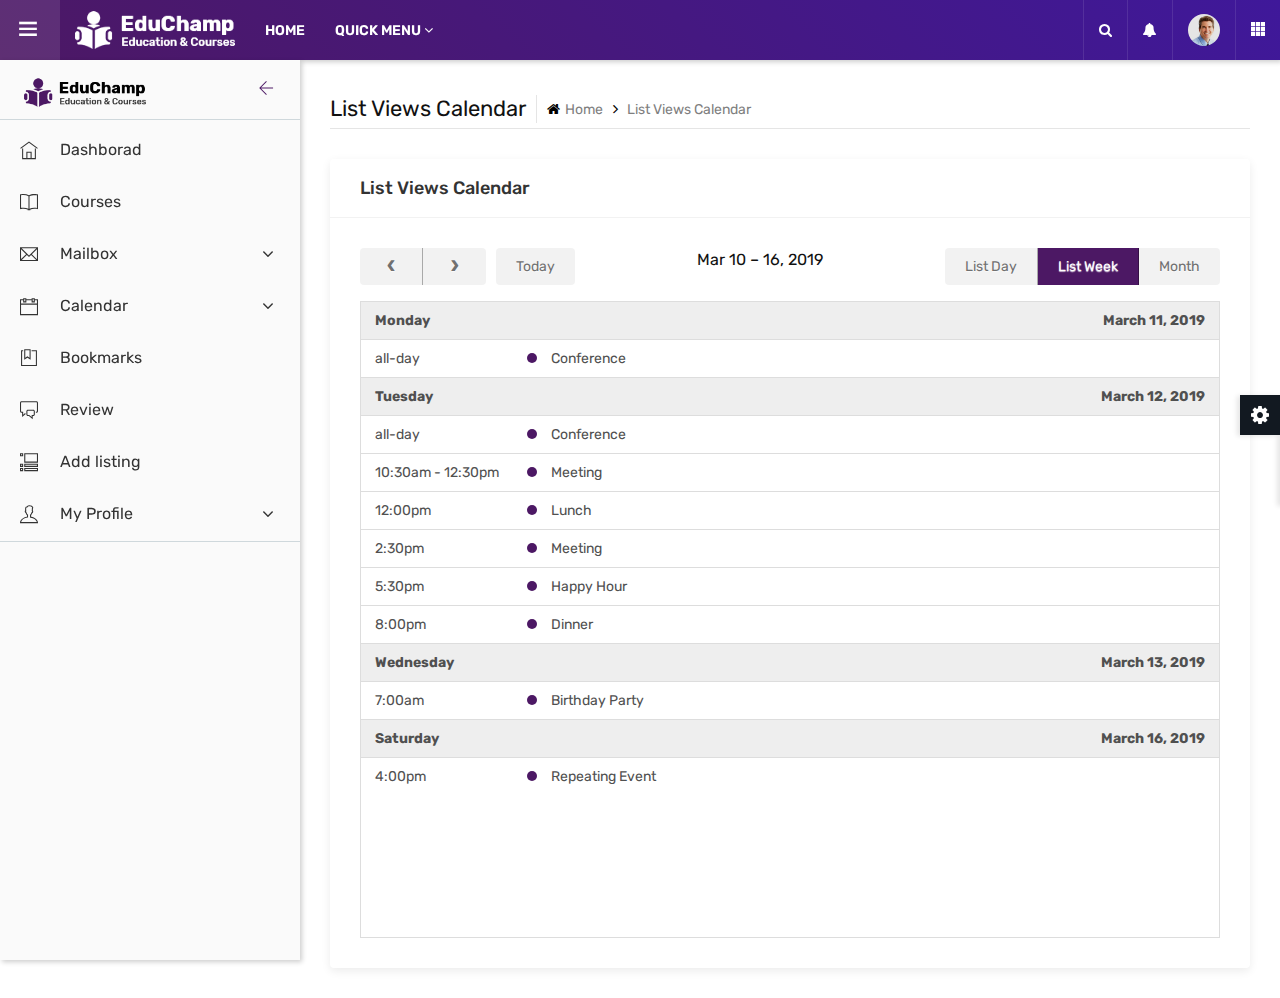
<file: SWP391_HouseRentalSystem2/web/admin/list-view-calendar.html>
<!DOCTYPE html>
<html lang="en">

<!-- Mirrored from educhamp.themetrades.com/demo/admin/list-view-calendar.html by HTTrack Website Copier/3.x [XR&CO'2014], Fri, 22 Feb 2019 13:11:35 GMT -->
<head>

	<!-- META ============================================= -->
	<meta charset="utf-8">
	<meta http-equiv="X-UA-Compatible" content="IE=edge">
	<meta name="keywords" content="" />
	<meta name="author" content="" />
	<meta name="robots" content="" />
	
	<!-- DESCRIPTION -->
	<meta name="description" content="EduChamp : Education HTML Template" />
	
	<!-- OG -->
	<meta property="og:title" content="EduChamp : Education HTML Template" />
	<meta property="og:description" content="EduChamp : Education HTML Template" />
	<meta property="og:image" content="" />
	<meta name="format-detection" content="telephone=no">
	
	<!-- FAVICONS ICON ============================================= -->
	<link rel="icon" href="../error-404.html" type="image/x-icon" />
	<link rel="shortcut icon" type="image/x-icon" href="assets/images/favicon.png" />
	
	<!-- PAGE TITLE HERE ============================================= -->
	<title>EduChamp : Education HTML Template </title>
	
	<!-- MOBILE SPECIFIC ============================================= -->
	<meta name="viewport" content="width=device-width, initial-scale=1">
	
	<!--[if lt IE 9]>
	<script src="assets/js/html5shiv.min.js"></script>
	<script src="assets/js/respond.min.js"></script>
	<![endif]-->
	
	<!-- All PLUGINS CSS ============================================= -->
	<link rel="stylesheet" type="text/css" href="assets/css/assets.css">
	<link rel="stylesheet" type="text/css" href="assets/vendors/calendar/fullcalendar.css">
	
	<!-- TYPOGRAPHY ============================================= -->
	<link rel="stylesheet" type="text/css" href="assets/css/typography.css">
	
	<!-- SHORTCODES ============================================= -->
	<link rel="stylesheet" type="text/css" href="assets/css/shortcodes/shortcodes.css">
	
	<!-- STYLESHEETS ============================================= -->
	<link rel="stylesheet" type="text/css" href="assets/css/style.css">
	<link rel="stylesheet" type="text/css" href="assets/css/dashboard.css">
	<link class="skin" rel="stylesheet" type="text/css" href="assets/css/color/color-1.css">
	
</head>
<body class="ttr-opened-sidebar ttr-pinned-sidebar">
	
	<!-- header start -->
	<header class="ttr-header">
		<div class="ttr-header-wrapper">
			<!--sidebar menu toggler start -->
			<div class="ttr-toggle-sidebar ttr-material-button">
				<i class="ti-close ttr-open-icon"></i>
				<i class="ti-menu ttr-close-icon"></i>
			</div>
			<!--sidebar menu toggler end -->
			<!--logo start -->
			<div class="ttr-logo-box">
				<div>
					<a href="index.html" class="ttr-logo">
						<img alt="" class="ttr-logo-mobile" src="assets/images/logo-mobile.png" width="30" height="30">
						<img alt="" class="ttr-logo-desktop" src="assets/images/logo-white.png" width="160" height="27">
					</a>
				</div>
			</div>
			<!--logo end -->
			<div class="ttr-header-menu">
				<!-- header left menu start -->
				<ul class="ttr-header-navigation">
					<li>
						<a href="../index.html" class="ttr-material-button ttr-submenu-toggle">HOME</a>
					</li>
					<li>
						<a href="#" class="ttr-material-button ttr-submenu-toggle">QUICK MENU <i class="fa fa-angle-down"></i></a>
						<div class="ttr-header-submenu">
							<ul>
								<li><a href="../courses.html">Our Courses</a></li>
								<li><a href="../event.html">New Event</a></li>
								<li><a href="../membership.html">Membership</a></li>
							</ul>
						</div>
					</li>
				</ul>
				<!-- header left menu end -->
			</div>
			<div class="ttr-header-right ttr-with-seperator">
				<!-- header right menu start -->
				<ul class="ttr-header-navigation">
					<li>
						<a href="#" class="ttr-material-button ttr-search-toggle"><i class="fa fa-search"></i></a>
					</li>
					<li>
						<a href="#" class="ttr-material-button ttr-submenu-toggle"><i class="fa fa-bell"></i></a>
						<div class="ttr-header-submenu noti-menu">
							<div class="ttr-notify-header">
								<span class="ttr-notify-text-top">9 New</span>
								<span class="ttr-notify-text">User Notifications</span>
							</div>
							<div class="noti-box-list">
								<ul>
									<li>
										<span class="notification-icon dashbg-gray">
											<i class="fa fa-check"></i>
										</span>
										<span class="notification-text">
											<span>Sneha Jogi</span> sent you a message.
										</span>
										<span class="notification-time">
											<a href="#" class="fa fa-close"></a>
											<span> 02:14</span>
										</span>
									</li>
									<li>
										<span class="notification-icon dashbg-yellow">
											<i class="fa fa-shopping-cart"></i>
										</span>
										<span class="notification-text">
											<a href="#">Your order is placed</a> sent you a message.
										</span>
										<span class="notification-time">
											<a href="#" class="fa fa-close"></a>
											<span> 7 Min</span>
										</span>
									</li>
									<li>
										<span class="notification-icon dashbg-red">
											<i class="fa fa-bullhorn"></i>
										</span>
										<span class="notification-text">
											<span>Your item is shipped</span> sent you a message.
										</span>
										<span class="notification-time">
											<a href="#" class="fa fa-close"></a>
											<span> 2 May</span>
										</span>
									</li>
									<li>
										<span class="notification-icon dashbg-green">
											<i class="fa fa-comments-o"></i>
										</span>
										<span class="notification-text">
											<a href="#">Sneha Jogi</a> sent you a message.
										</span>
										<span class="notification-time">
											<a href="#" class="fa fa-close"></a>
											<span> 14 July</span>
										</span>
									</li>
									<li>
										<span class="notification-icon dashbg-primary">
											<i class="fa fa-file-word-o"></i>
										</span>
										<span class="notification-text">
											<span>Sneha Jogi</span> sent you a message.
										</span>
										<span class="notification-time">
											<a href="#" class="fa fa-close"></a>
											<span> 15 Min</span>
										</span>
									</li>
								</ul>
							</div>
						</div>
					</li>
					<li>
						<a href="#" class="ttr-material-button ttr-submenu-toggle"><span class="ttr-user-avatar"><img alt="" src="assets/images/testimonials/pic3.jpg" width="32" height="32"></span></a>
						<div class="ttr-header-submenu">
							<ul>
								<li><a href="user-profile.html">My profile</a></li>
								<li><a href="list-view-calendar.html">Activity</a></li>
								<li><a href="mailbox.html">Messages</a></li>
								<li><a href="../login.html">Logout</a></li>
							</ul>
						</div>
					</li>
					<li class="ttr-hide-on-mobile">
						<a href="#" class="ttr-material-button"><i class="ti-layout-grid3-alt"></i></a>
						<div class="ttr-header-submenu ttr-extra-menu">
							<a href="#">
								<i class="fa fa-music"></i>
								<span>Musics</span>
							</a>
							<a href="#">
								<i class="fa fa-youtube-play"></i>
								<span>Videos</span>
							</a>
							<a href="#">
								<i class="fa fa-envelope"></i>
								<span>Emails</span>
							</a>
							<a href="#">
								<i class="fa fa-book"></i>
								<span>Reports</span>
							</a>
							<a href="#">
								<i class="fa fa-smile-o"></i>
								<span>Persons</span>
							</a>
							<a href="#">
								<i class="fa fa-picture-o"></i>
								<span>Pictures</span>
							</a>
						</div>
					</li>
				</ul>
				<!-- header right menu end -->
			</div>
			<!--header search panel start -->
			<div class="ttr-search-bar">
				<form class="ttr-search-form">
					<div class="ttr-search-input-wrapper">
						<input type="text" name="qq" placeholder="search something..." class="ttr-search-input">
						<button type="submit" name="search" class="ttr-search-submit"><i class="ti-arrow-right"></i></button>
					</div>
					<span class="ttr-search-close ttr-search-toggle">
						<i class="ti-close"></i>
					</span>
				</form>
			</div>
			<!--header search panel end -->
		</div>
	</header>
	<!-- header end -->
	<!-- Left sidebar menu start -->
	<div class="ttr-sidebar">
		<div class="ttr-sidebar-wrapper content-scroll">
			<!-- side menu logo start -->
			<div class="ttr-sidebar-logo">
				<a href="#"><img alt="" src="assets/images/logo.png" width="122" height="27"></a>
				<!-- <div class="ttr-sidebar-pin-button" title="Pin/Unpin Menu">
					<i class="material-icons ttr-fixed-icon">gps_fixed</i>
					<i class="material-icons ttr-not-fixed-icon">gps_not_fixed</i>
				</div> -->
				<div class="ttr-sidebar-toggle-button">
					<i class="ti-arrow-left"></i>
				</div>
			</div>
			<!-- side menu logo end -->
			<!-- sidebar menu start -->
			<nav class="ttr-sidebar-navi">
				<ul>
					<li>
						<a href="index.html" class="ttr-material-button">
							<span class="ttr-icon"><i class="ti-home"></i></span>
		                	<span class="ttr-label">Dashborad</span>
		                </a>
		            </li>
					<li>
						<a href="courses.html" class="ttr-material-button">
							<span class="ttr-icon"><i class="ti-book"></i></span>
		                	<span class="ttr-label">Courses</span>
		                </a>
		            </li>
					<li>
						<a href="#" class="ttr-material-button">
							<span class="ttr-icon"><i class="ti-email"></i></span>
		                	<span class="ttr-label">Mailbox</span>
		                	<span class="ttr-arrow-icon"><i class="fa fa-angle-down"></i></span>
		                </a>
		                <ul>
		                	<li>
		                		<a href="mailbox.html" class="ttr-material-button"><span class="ttr-label">Mail Box</span></a>
		                	</li>
		                	<li>
		                		<a href="mailbox-compose.html" class="ttr-material-button"><span class="ttr-label">Compose</span></a>
		                	</li>
							<li>
		                		<a href="mailbox-read.html" class="ttr-material-button"><span class="ttr-label">Mail Read</span></a>
		                	</li>
		                </ul>
		            </li>
					<li>
						<a href="#" class="ttr-material-button">
							<span class="ttr-icon"><i class="ti-calendar"></i></span>
		                	<span class="ttr-label">Calendar</span>
		                	<span class="ttr-arrow-icon"><i class="fa fa-angle-down"></i></span>
		                </a>
		                <ul>
		                	<li>
		                		<a href="basic-calendar.html" class="ttr-material-button"><span class="ttr-label">Basic Calendar</span></a>
		                	</li>
		                	<li>
		                		<a href="list-view-calendar.html" class="ttr-material-button"><span class="ttr-label">List View</span></a>
		                	</li>
		                </ul>
		            </li>
					<li>
						<a href="bookmark.html" class="ttr-material-button">
							<span class="ttr-icon"><i class="ti-bookmark-alt"></i></span>
		                	<span class="ttr-label">Bookmarks</span>
		                </a>
		            </li>
					<li>
						<a href="review.html" class="ttr-material-button">
							<span class="ttr-icon"><i class="ti-comments"></i></span>
		                	<span class="ttr-label">Review</span>
		                </a>
		            </li>
					<li>
						<a href="add-listing.html" class="ttr-material-button">
							<span class="ttr-icon"><i class="ti-layout-accordion-list"></i></span>
		                	<span class="ttr-label">Add listing</span>
		                </a>
		            </li>
					<li>
						<a href="#" class="ttr-material-button">
							<span class="ttr-icon"><i class="ti-user"></i></span>
		                	<span class="ttr-label">My Profile</span>
		                	<span class="ttr-arrow-icon"><i class="fa fa-angle-down"></i></span>
		                </a>
		                <ul>
		                	<li>
		                		<a href="user-profile.html" class="ttr-material-button"><span class="ttr-label">User Profile</span></a>
		                	</li>
		                	<li>
		                		<a href="teacher-profile.html" class="ttr-material-button"><span class="ttr-label">Teacher Profile</span></a>
		                	</li>
		                </ul>
		            </li>
		            <li class="ttr-seperate"></li>
				</ul>
				<!-- sidebar menu end -->
			</nav>
			<!-- sidebar menu end -->
		</div>
	</div>
	<!-- Left sidebar menu end -->

	<!--Main container start -->
	<main class="ttr-wrapper">
		<div class="container-fluid">
			<div class="db-breadcrumb">
				<h4 class="breadcrumb-title">List Views Calendar</h4>
				<ul class="db-breadcrumb-list">
					<li><a href="#"><i class="fa fa-home"></i>Home</a></li>
					<li>List Views Calendar</li>
				</ul>
			</div>	
			<div class="row">
				<!-- Your Profile Views Chart -->
				<div class="col-lg-12 m-b30">
					<div class="widget-box">
						<div class="wc-title">
							<h4>List Views Calendar</h4>
						</div>
						<div class="widget-inner">
							<div id="calendar"></div>
						</div>
					</div>
				</div>
				<!-- Your Profile Views Chart END-->
			</div>
		</div>
	</main>
	<div class="ttr-overlay"></div>

<!-- External JavaScripts -->
<script src="assets/js/jquery.min.js"></script>
<script src="assets/vendors/bootstrap/js/popper.min.js"></script>
<script src="assets/vendors/bootstrap/js/bootstrap.min.js"></script>
<script src="assets/vendors/bootstrap-select/bootstrap-select.min.js"></script>
<script src="assets/vendors/bootstrap-touchspin/jquery.bootstrap-touchspin.js"></script>
<script src="assets/vendors/magnific-popup/magnific-popup.js"></script>
<script src="assets/vendors/counter/waypoints-min.js"></script>
<script src="assets/vendors/counter/counterup.min.js"></script>
<script src="assets/vendors/imagesloaded/imagesloaded.js"></script>
<script src="assets/vendors/masonry/masonry.js"></script>
<script src="assets/vendors/masonry/filter.js"></script>
<script src="assets/vendors/owl-carousel/owl.carousel.js"></script>
<script src='assets/vendors/scroll/scrollbar.min.js'></script>
<script src="assets/js/functions.js"></script>
<script src="assets/vendors/chart/chart.min.js"></script>
<script src="assets/js/admin.js"></script>
<script src='assets/vendors/calendar/moment.min.js'></script>
<script src='assets/vendors/calendar/fullcalendar.js'></script>
<script src='assets/vendors/switcher/switcher.js'></script>
<script>
  $(document).ready(function() {

    $('#calendar').fullCalendar({
      header: {
        left: 'prev,next today',
        center: 'title',
        right: 'listDay,listWeek,month'
      },

      // customize the button names,
      // otherwise they'd all just say "list"
      views: {
        listDay: { buttonText: 'list day' },
        listWeek: { buttonText: 'list week' }
      },

      defaultView: 'listWeek',
      defaultDate: '2019-03-12',
      navLinks: true, // can click day/week names to navigate views
      editable: true,
      eventLimit: true, // allow "more" link when too many events
      events: [
        {
          title: 'All Day Event',
          start: '2019-03-01'
        },
        {
          title: 'Long Event',
          start: '2019-03-07',
          end: '2019-03-10'
        },
        {
          id: 999,
          title: 'Repeating Event',
          start: '2019-03-09T16:00:00'
        },
        {
          id: 999,
          title: 'Repeating Event',
          start: '2019-03-16T16:00:00'
        },
        {
          title: 'Conference',
          start: '2019-03-11',
          end: '2019-03-13'
        },
        {
          title: 'Meeting',
          start: '2019-03-12T10:30:00',
          end: '2019-03-12T12:30:00'
        },
        {
          title: 'Lunch',
          start: '2019-03-12T12:00:00'
        },
        {
          title: 'Meeting',
          start: '2019-03-12T14:30:00'
        },
        {
          title: 'Happy Hour',
          start: '2019-03-12T17:30:00'
        },
        {
          title: 'Dinner',
          start: '2019-03-12T20:00:00'
        },
        {
          title: 'Birthday Party',
          start: '2019-03-13T07:00:00'
        },
        {
          title: 'Click for Google',
          url: 'http://google.com/',
          start: '2019-03-28'
        }
      ]
    });

  });

</script>
</body>

<!-- Mirrored from educhamp.themetrades.com/demo/admin/list-view-calendar.html by HTTrack Website Copier/3.x [XR&CO'2014], Fri, 22 Feb 2019 13:11:35 GMT -->
</html>
</file>
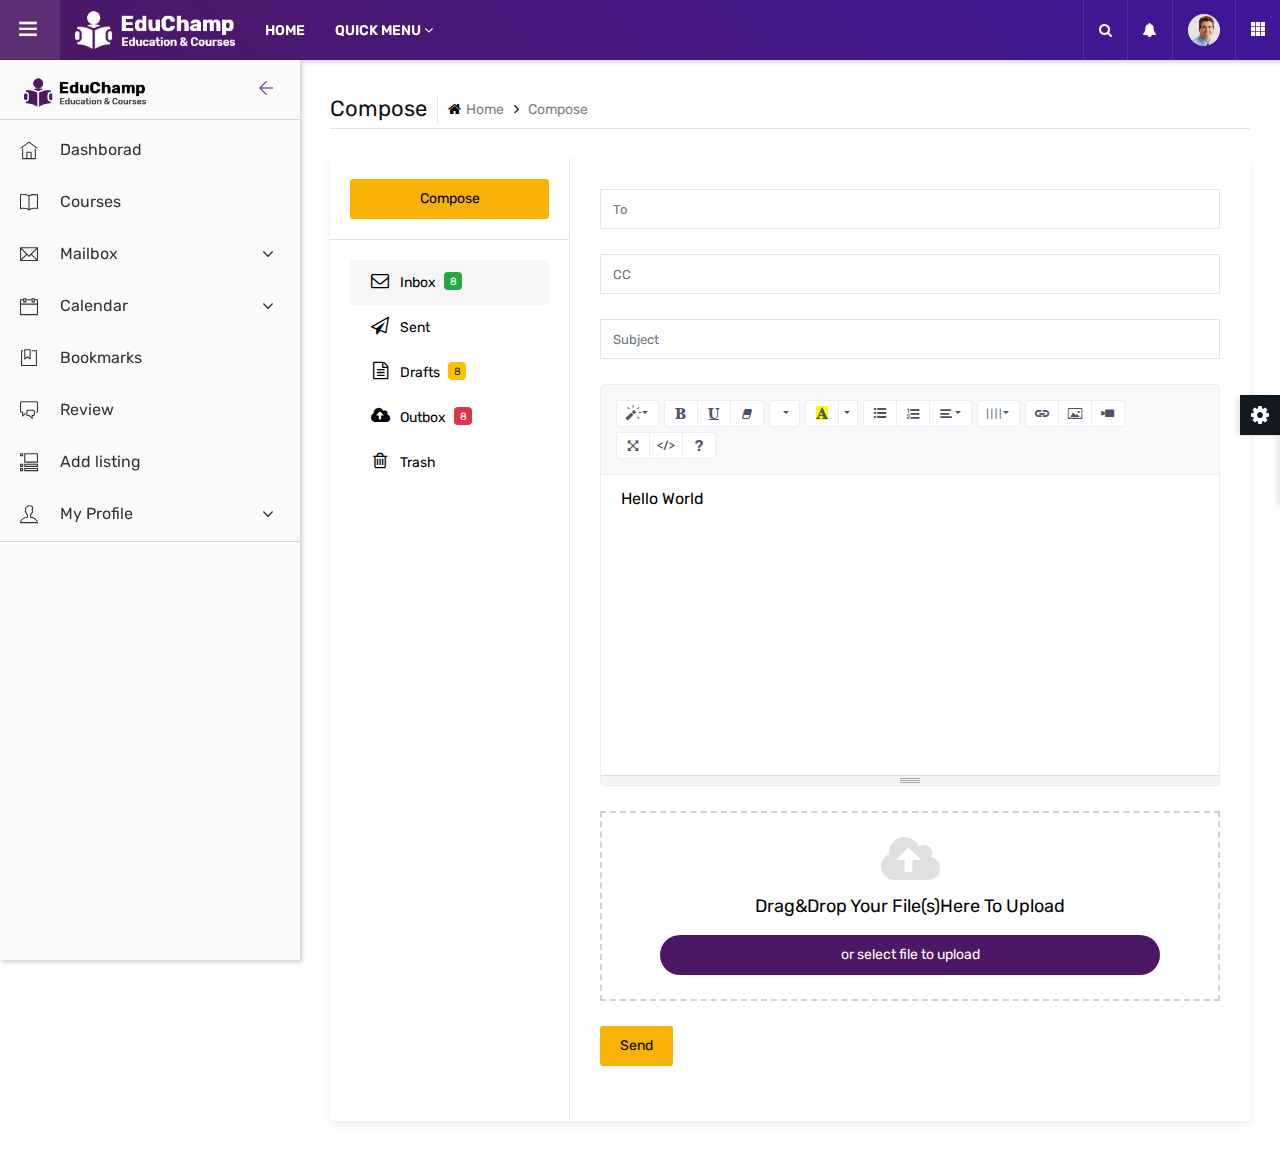
<file: SWP391_HouseRentalSystem2/web/admin/mailbox-compose.html>
<!DOCTYPE html>
<html lang="en">

<!-- Mirrored from educhamp.themetrades.com/demo/admin/mailbox-compose.html by HTTrack Website Copier/3.x [XR&CO'2014], Fri, 22 Feb 2019 13:11:35 GMT -->
<head>

	<!-- META ============================================= -->
	<meta charset="utf-8">
	<meta http-equiv="X-UA-Compatible" content="IE=edge">
	<meta name="keywords" content="" />
	<meta name="author" content="" />
	<meta name="robots" content="" />
	
	<!-- DESCRIPTION -->
	<meta name="description" content="EduChamp : Education HTML Template" />
	
	<!-- OG -->
	<meta property="og:title" content="EduChamp : Education HTML Template" />
	<meta property="og:description" content="EduChamp : Education HTML Template" />
	<meta property="og:image" content="" />
	<meta name="format-detection" content="telephone=no">
	
	<!-- FAVICONS ICON ============================================= -->
	<link rel="icon" href="../error-404.html" type="image/x-icon" />
	<link rel="shortcut icon" type="image/x-icon" href="assets/images/favicon.png" />
	
	<!-- PAGE TITLE HERE ============================================= -->
	<title>EduChamp : Education HTML Template </title>
	
	<!-- MOBILE SPECIFIC ============================================= -->
	<meta name="viewport" content="width=device-width, initial-scale=1">
	
	<!--[if lt IE 9]>
	<script src="assets/js/html5shiv.min.js"></script>
	<script src="assets/js/respond.min.js"></script>
	<![endif]-->
	
	<!-- All PLUGINS CSS ============================================= -->
	<link rel="stylesheet" type="text/css" href="assets/css/assets.css">
	<link rel="stylesheet" type="text/css" href="assets/vendors/calendar/fullcalendar.css">
	<link rel="stylesheet" type="text/css" href="assets/vendors/summernote/summernote.css">
	<link rel="stylesheet" type="text/css" href="assets/vendors/file-upload/imageuploadify.min.css">
	
	<!-- TYPOGRAPHY ============================================= -->
	<link rel="stylesheet" type="text/css" href="assets/css/typography.css">
	
	<!-- SHORTCODES ============================================= -->
	<link rel="stylesheet" type="text/css" href="assets/css/shortcodes/shortcodes.css">
	
	<!-- STYLESHEETS ============================================= -->
	<link rel="stylesheet" type="text/css" href="assets/css/style.css">
	<link rel="stylesheet" type="text/css" href="assets/css/dashboard.css">
	<link class="skin" rel="stylesheet" type="text/css" href="assets/css/color/color-1.css">
	
</head>
<body class="ttr-opened-sidebar ttr-pinned-sidebar">
	
	<!-- header start -->
	<header class="ttr-header">
		<div class="ttr-header-wrapper">
			<!--sidebar menu toggler start -->
			<div class="ttr-toggle-sidebar ttr-material-button">
				<i class="ti-close ttr-open-icon"></i>
				<i class="ti-menu ttr-close-icon"></i>
			</div>
			<!--sidebar menu toggler end -->
			<!--logo start -->
			<div class="ttr-logo-box">
				<div>
					<a href="index.html" class="ttr-logo">
						<img alt="" class="ttr-logo-mobile" src="assets/images/logo-mobile.png" width="30" height="30">
						<img alt="" class="ttr-logo-desktop" src="assets/images/logo-white.png" width="160" height="27">
					</a>
				</div>
			</div>
			<!--logo end -->
			<div class="ttr-header-menu">
				<!-- header left menu start -->
				<ul class="ttr-header-navigation">
					<li>
						<a href="../index.html" class="ttr-material-button ttr-submenu-toggle">HOME</a>
					</li>
					<li>
						<a href="#" class="ttr-material-button ttr-submenu-toggle">QUICK MENU <i class="fa fa-angle-down"></i></a>
						<div class="ttr-header-submenu">
							<ul>
								<li><a href="../courses.html">Our Courses</a></li>
								<li><a href="../event.html">New Event</a></li>
								<li><a href="../membership.html">Membership</a></li>
							</ul>
						</div>
					</li>
				</ul>
				<!-- header left menu end -->
			</div>
			<div class="ttr-header-right ttr-with-seperator">
				<!-- header right menu start -->
				<ul class="ttr-header-navigation">
					<li>
						<a href="#" class="ttr-material-button ttr-search-toggle"><i class="fa fa-search"></i></a>
					</li>
					<li>
						<a href="#" class="ttr-material-button ttr-submenu-toggle"><i class="fa fa-bell"></i></a>
						<div class="ttr-header-submenu noti-menu">
							<div class="ttr-notify-header">
								<span class="ttr-notify-text-top">9 New</span>
								<span class="ttr-notify-text">User Notifications</span>
							</div>
							<div class="noti-box-list">
								<ul>
									<li>
										<span class="notification-icon dashbg-gray">
											<i class="fa fa-check"></i>
										</span>
										<span class="notification-text">
											<span>Sneha Jogi</span> sent you a message.
										</span>
										<span class="notification-time">
											<a href="#" class="fa fa-close"></a>
											<span> 02:14</span>
										</span>
									</li>
									<li>
										<span class="notification-icon dashbg-yellow">
											<i class="fa fa-shopping-cart"></i>
										</span>
										<span class="notification-text">
											<a href="#">Your order is placed</a> sent you a message.
										</span>
										<span class="notification-time">
											<a href="#" class="fa fa-close"></a>
											<span> 7 Min</span>
										</span>
									</li>
									<li>
										<span class="notification-icon dashbg-red">
											<i class="fa fa-bullhorn"></i>
										</span>
										<span class="notification-text">
											<span>Your item is shipped</span> sent you a message.
										</span>
										<span class="notification-time">
											<a href="#" class="fa fa-close"></a>
											<span> 2 May</span>
										</span>
									</li>
									<li>
										<span class="notification-icon dashbg-green">
											<i class="fa fa-comments-o"></i>
										</span>
										<span class="notification-text">
											<a href="#">Sneha Jogi</a> sent you a message.
										</span>
										<span class="notification-time">
											<a href="#" class="fa fa-close"></a>
											<span> 14 July</span>
										</span>
									</li>
									<li>
										<span class="notification-icon dashbg-primary">
											<i class="fa fa-file-word-o"></i>
										</span>
										<span class="notification-text">
											<span>Sneha Jogi</span> sent you a message.
										</span>
										<span class="notification-time">
											<a href="#" class="fa fa-close"></a>
											<span> 15 Min</span>
										</span>
									</li>
								</ul>
							</div>
						</div>
					</li>
					<li>
						<a href="#" class="ttr-material-button ttr-submenu-toggle"><span class="ttr-user-avatar"><img alt="" src="assets/images/testimonials/pic3.jpg" width="32" height="32"></span></a>
						<div class="ttr-header-submenu">
							<ul>
								<li><a href="user-profile.html">My profile</a></li>
								<li><a href="list-view-calendar.html">Activity</a></li>
								<li><a href="mailbox.html">Messages</a></li>
								<li><a href="../login.html">Logout</a></li>
							</ul>
						</div>
					</li>
					<li class="ttr-hide-on-mobile">
						<a href="#" class="ttr-material-button"><i class="ti-layout-grid3-alt"></i></a>
						<div class="ttr-header-submenu ttr-extra-menu">
							<a href="#">
								<i class="fa fa-music"></i>
								<span>Musics</span>
							</a>
							<a href="#">
								<i class="fa fa-youtube-play"></i>
								<span>Videos</span>
							</a>
							<a href="#">
								<i class="fa fa-envelope"></i>
								<span>Emails</span>
							</a>
							<a href="#">
								<i class="fa fa-book"></i>
								<span>Reports</span>
							</a>
							<a href="#">
								<i class="fa fa-smile-o"></i>
								<span>Persons</span>
							</a>
							<a href="#">
								<i class="fa fa-picture-o"></i>
								<span>Pictures</span>
							</a>
						</div>
					</li>
				</ul>
				<!-- header right menu end -->
			</div>
			<!--header search panel start -->
			<div class="ttr-search-bar">
				<form class="ttr-search-form">
					<div class="ttr-search-input-wrapper">
						<input type="text" name="qq" placeholder="search something..." class="ttr-search-input">
						<button type="submit" name="search" class="ttr-search-submit"><i class="ti-arrow-right"></i></button>
					</div>
					<span class="ttr-search-close ttr-search-toggle">
						<i class="ti-close"></i>
					</span>
				</form>
			</div>
			<!--header search panel end -->
		</div>
	</header>
	<!-- header end -->
	<!-- Left sidebar menu start -->
	<div class="ttr-sidebar">
		<div class="ttr-sidebar-wrapper content-scroll">
			<!-- side menu logo start -->
			<div class="ttr-sidebar-logo">
				<a href="#"><img alt="" src="assets/images/logo.png" width="122" height="27"></a>
				<!-- <div class="ttr-sidebar-pin-button" title="Pin/Unpin Menu">
					<i class="material-icons ttr-fixed-icon">gps_fixed</i>
					<i class="material-icons ttr-not-fixed-icon">gps_not_fixed</i>
				</div> -->
				<div class="ttr-sidebar-toggle-button">
					<i class="ti-arrow-left"></i>
				</div>
			</div>
			<!-- side menu logo end -->
			<!-- sidebar menu start -->
			<nav class="ttr-sidebar-navi">
				<ul>
					<li>
						<a href="index.html" class="ttr-material-button">
							<span class="ttr-icon"><i class="ti-home"></i></span>
		                	<span class="ttr-label">Dashborad</span>
		                </a>
		            </li>
					<li>
						<a href="courses.html" class="ttr-material-button">
							<span class="ttr-icon"><i class="ti-book"></i></span>
		                	<span class="ttr-label">Courses</span>
		                </a>
		            </li>
					<li>
						<a href="#" class="ttr-material-button">
							<span class="ttr-icon"><i class="ti-email"></i></span>
		                	<span class="ttr-label">Mailbox</span>
		                	<span class="ttr-arrow-icon"><i class="fa fa-angle-down"></i></span>
		                </a>
		                <ul>
		                	<li>
		                		<a href="mailbox.html" class="ttr-material-button"><span class="ttr-label">Mail Box</span></a>
		                	</li>
		                	<li>
		                		<a href="mailbox-compose.html" class="ttr-material-button"><span class="ttr-label">Compose</span></a>
		                	</li>
							<li>
		                		<a href="mailbox-read.html" class="ttr-material-button"><span class="ttr-label">Mail Read</span></a>
		                	</li>
		                </ul>
		            </li>
					<li>
						<a href="#" class="ttr-material-button">
							<span class="ttr-icon"><i class="ti-calendar"></i></span>
		                	<span class="ttr-label">Calendar</span>
		                	<span class="ttr-arrow-icon"><i class="fa fa-angle-down"></i></span>
		                </a>
		                <ul>
		                	<li>
		                		<a href="basic-calendar.html" class="ttr-material-button"><span class="ttr-label">Basic Calendar</span></a>
		                	</li>
		                	<li>
		                		<a href="list-view-calendar.html" class="ttr-material-button"><span class="ttr-label">List View</span></a>
		                	</li>
		                </ul>
		            </li>
					<li>
						<a href="bookmark.html" class="ttr-material-button">
							<span class="ttr-icon"><i class="ti-bookmark-alt"></i></span>
		                	<span class="ttr-label">Bookmarks</span>
		                </a>
		            </li>
					<li>
						<a href="review.html" class="ttr-material-button">
							<span class="ttr-icon"><i class="ti-comments"></i></span>
		                	<span class="ttr-label">Review</span>
		                </a>
		            </li>
					<li>
						<a href="add-listing.html" class="ttr-material-button">
							<span class="ttr-icon"><i class="ti-layout-accordion-list"></i></span>
		                	<span class="ttr-label">Add listing</span>
		                </a>
		            </li>
					<li>
						<a href="#" class="ttr-material-button">
							<span class="ttr-icon"><i class="ti-user"></i></span>
		                	<span class="ttr-label">My Profile</span>
		                	<span class="ttr-arrow-icon"><i class="fa fa-angle-down"></i></span>
		                </a>
		                <ul>
		                	<li>
		                		<a href="user-profile.html" class="ttr-material-button"><span class="ttr-label">User Profile</span></a>
		                	</li>
		                	<li>
		                		<a href="teacher-profile.html" class="ttr-material-button"><span class="ttr-label">Teacher Profile</span></a>
		                	</li>
		                </ul>
		            </li>
		            <li class="ttr-seperate"></li>
				</ul>
				<!-- sidebar menu end -->
			</nav>
			<!-- sidebar menu end -->
		</div>
	</div>
	<!-- Left sidebar menu end -->

	<!--Main container start -->
	<main class="ttr-wrapper">
		<div class="container-fluid">
			<div class="db-breadcrumb">
				<h4 class="breadcrumb-title">Compose</h4>
				<ul class="db-breadcrumb-list">
					<li><a href="#"><i class="fa fa-home"></i>Home</a></li>
					<li>Compose</li>
				</ul>
			</div>	
			<div class="row">
				<!-- Your Profile Views Chart -->
				<div class="col-lg-12 m-b30">
					<div class="widget-box">
						<div class="email-wrapper">
							<div class="email-menu-bar">
								<div class="compose-mail">
									<a href="mailbox-compose.html" class="btn btn-block">Compose</a>
								</div>
								<div class="email-menu-bar-inner">
									<ul>
										<li class="active"><a href="mailbox.html"><i class="fa fa-envelope-o"></i>Inbox <span class="badge badge-success">8</span></a></li>
										<li><a href="mailbox.html"><i class="fa fa-send-o"></i>Sent</a></li>
										<li><a href="mailbox.html"><i class="fa fa-file-text-o"></i>Drafts <span class="badge badge-warning">8</span></a></li>
										<li><a href="mailbox.html"><i class="fa fa-cloud-upload"></i>Outbox <span class="badge badge-danger">8</span></a></li>
										<li><a href="mailbox.html"><i class="fa fa-trash-o"></i>Trash</a></li>
									</ul>
								</div>
							</div>
							<div class="mail-list-container">
								<form class="mail-compose">
									<div class="form-group col-12">
										<input class="form-control" type="email" placeholder="To">
									</div>
									<div class="form-group col-12">
										<input class="form-control" type="email" placeholder="CC">
									</div>
									<div class="form-group col-12">
										<input class="form-control" type="text" placeholder="Subject">
									</div>
									<div class="form-group col-12">
										<div class="summernote"><p>Hello World</p></div>
									</div>
									<div class="form-group col-12">
										<input type="file" accept=".xlsx,.xls,image/*,.doc,audio/*,.docx,video/*,.ppt,.pptx,.txt,.pdf" multiple>
									</div>
									<div class="form-group col-12">
										<button type="submit" class="btn btn-lg">Send</button>
									</div>
								</form>
							</div>
						</div>
					</div> 
				</div>
				<!-- Your Profile Views Chart END-->
			</div>
		</div>
	</main>
	<div class="ttr-overlay"></div>

<!-- External JavaScripts -->
<script src="assets/js/jquery.min.js"></script>
<script src="assets/vendors/bootstrap/js/popper.min.js"></script>
<script src="assets/vendors/bootstrap/js/bootstrap.min.js"></script>
<script src="assets/vendors/bootstrap-select/bootstrap-select.min.js"></script>
<script src="assets/vendors/bootstrap-touchspin/jquery.bootstrap-touchspin.js"></script>
<script src="assets/vendors/magnific-popup/magnific-popup.js"></script>
<script src="assets/vendors/counter/waypoints-min.js"></script>
<script src="assets/vendors/counter/counterup.min.js"></script>
<script src="assets/vendors/imagesloaded/imagesloaded.js"></script>
<script src="assets/vendors/masonry/masonry.js"></script>
<script src="assets/vendors/masonry/filter.js"></script>
<script src="assets/vendors/owl-carousel/owl.carousel.js"></script>
<script src='assets/vendors/scroll/scrollbar.min.js'></script>
<script src="assets/js/functions.js"></script>
<script src="assets/vendors/chart/chart.min.js"></script>
<script src="assets/js/admin.js"></script>
<script src="assets/vendors/summernote/summernote.js"></script>
<script src="assets/vendors/file-upload/imageuploadify.min.js"></script>
<script src='assets/vendors/switcher/switcher.js'></script>
<!-- include plugin -->
<script>
    $(document).ready(function() {
      $('.summernote').summernote({
        height: 300,
        tabsize: 2
      });
	  
	   $('input[type="file"]').imageuploadify();
    });
</script>
</body>

<!-- Mirrored from educhamp.themetrades.com/demo/admin/mailbox-compose.html by HTTrack Website Copier/3.x [XR&CO'2014], Fri, 22 Feb 2019 13:11:45 GMT -->
</html>
</file>
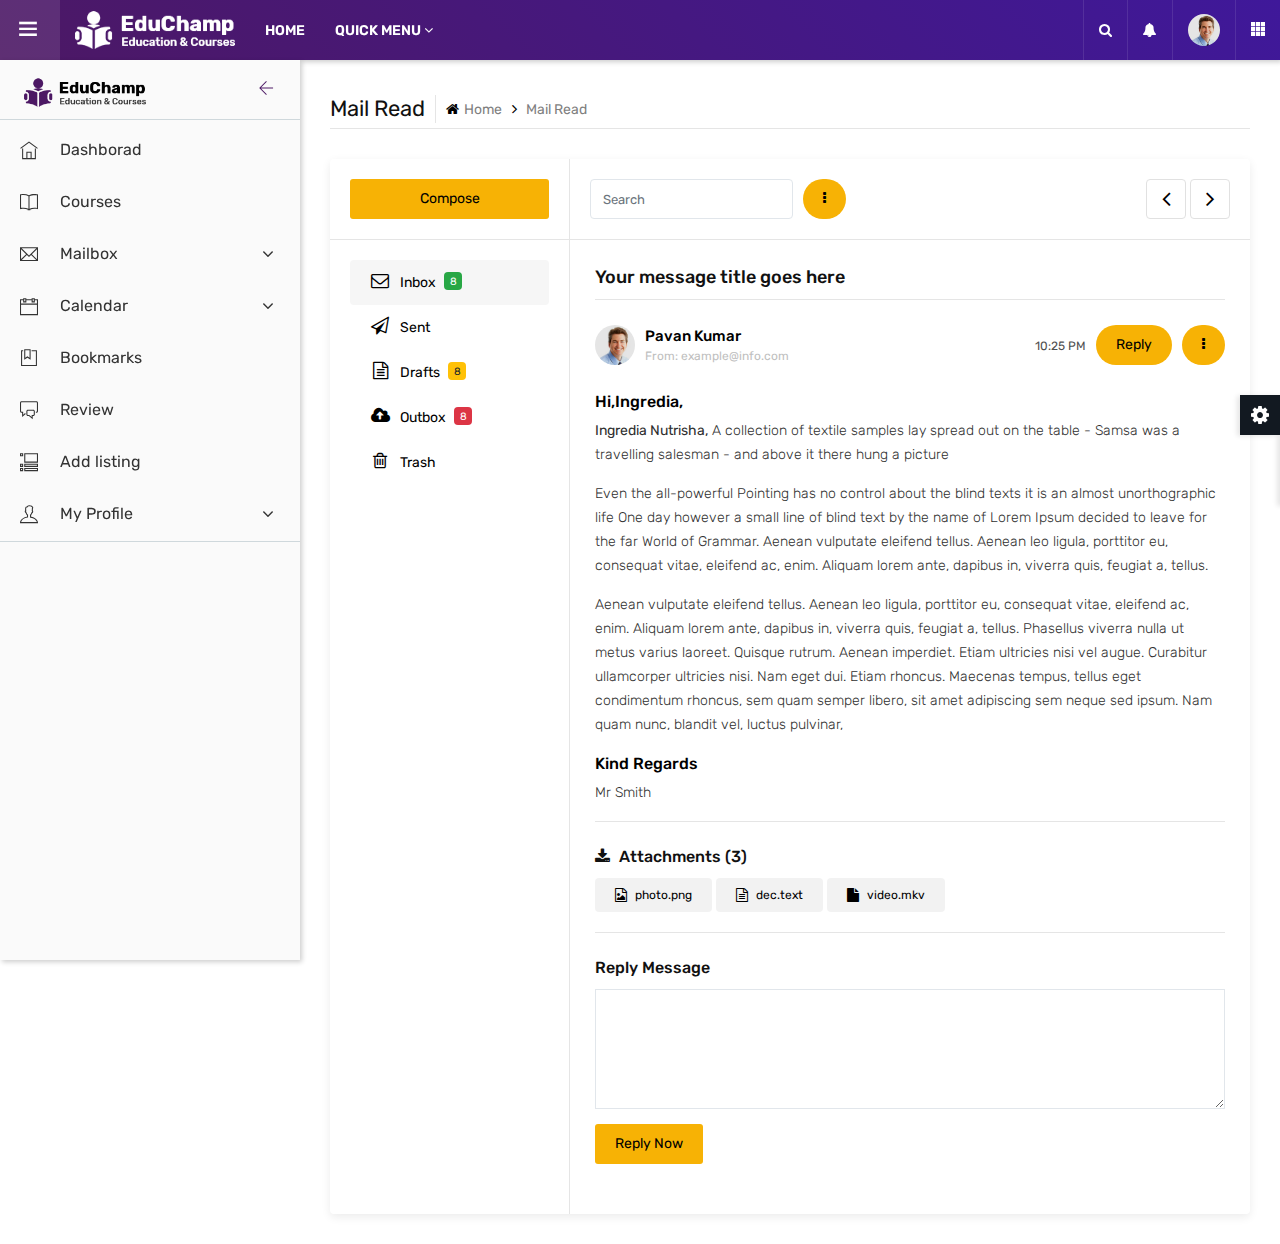
<file: SWP391_HouseRentalSystem2/web/admin/mailbox-read.html>
<!DOCTYPE html>
<html lang="en">

<!-- Mirrored from educhamp.themetrades.com/demo/admin/mailbox-read.html by HTTrack Website Copier/3.x [XR&CO'2014], Fri, 22 Feb 2019 13:11:45 GMT -->
<head>

	<!-- META ============================================= -->
	<meta charset="utf-8">
	<meta http-equiv="X-UA-Compatible" content="IE=edge">
	<meta name="keywords" content="" />
	<meta name="author" content="" />
	<meta name="robots" content="" />
	
	<!-- DESCRIPTION -->
	<meta name="description" content="EduChamp : Education HTML Template" />
	
	<!-- OG -->
	<meta property="og:title" content="EduChamp : Education HTML Template" />
	<meta property="og:description" content="EduChamp : Education HTML Template" />
	<meta property="og:image" content="" />
	<meta name="format-detection" content="telephone=no">
	
	<!-- FAVICONS ICON ============================================= -->
	<link rel="icon" href="../error-404.html" type="image/x-icon" />
	<link rel="shortcut icon" type="image/x-icon" href="assets/images/favicon.png" />
	
	<!-- PAGE TITLE HERE ============================================= -->
	<title>EduChamp : Education HTML Template </title>
	
	<!-- MOBILE SPECIFIC ============================================= -->
	<meta name="viewport" content="width=device-width, initial-scale=1">
	
	<!--[if lt IE 9]>
	<script src="assets/js/html5shiv.min.js"></script>
	<script src="assets/js/respond.min.js"></script>
	<![endif]-->
	
	<!-- All PLUGINS CSS ============================================= -->
	<link rel="stylesheet" type="text/css" href="assets/css/assets.css">
	<link rel="stylesheet" type="text/css" href="assets/vendors/calendar/fullcalendar.css">
	
	<!-- TYPOGRAPHY ============================================= -->
	<link rel="stylesheet" type="text/css" href="assets/css/typography.css">
	
	<!-- SHORTCODES ============================================= -->
	<link rel="stylesheet" type="text/css" href="assets/css/shortcodes/shortcodes.css">
	
	<!-- STYLESHEETS ============================================= -->
	<link rel="stylesheet" type="text/css" href="assets/css/style.css">
	<link rel="stylesheet" type="text/css" href="assets/css/dashboard.css">
	<link class="skin" rel="stylesheet" type="text/css" href="assets/css/color/color-1.css">
	
</head>
<body class="ttr-opened-sidebar ttr-pinned-sidebar">
	
	<!-- header start -->
	<header class="ttr-header">
		<div class="ttr-header-wrapper">
			<!--sidebar menu toggler start -->
			<div class="ttr-toggle-sidebar ttr-material-button">
				<i class="ti-close ttr-open-icon"></i>
				<i class="ti-menu ttr-close-icon"></i>
			</div>
			<!--sidebar menu toggler end -->
			<!--logo start -->
			<div class="ttr-logo-box">
				<div>
					<a href="index.html" class="ttr-logo">
						<img alt="" class="ttr-logo-mobile" src="assets/images/logo-mobile.png" width="30" height="30">
						<img alt="" class="ttr-logo-desktop" src="assets/images/logo-white.png" width="160" height="27">
					</a>
				</div>
			</div>
			<!--logo end -->
			<div class="ttr-header-menu">
				<!-- header left menu start -->
				<ul class="ttr-header-navigation">
					<li>
						<a href="../index.html" class="ttr-material-button ttr-submenu-toggle">HOME</a>
					</li>
					<li>
						<a href="#" class="ttr-material-button ttr-submenu-toggle">QUICK MENU <i class="fa fa-angle-down"></i></a>
						<div class="ttr-header-submenu">
							<ul>
								<li><a href="../courses.html">Our Courses</a></li>
								<li><a href="../event.html">New Event</a></li>
								<li><a href="../membership.html">Membership</a></li>
							</ul>
						</div>
					</li>
				</ul>
				<!-- header left menu end -->
			</div>
			<div class="ttr-header-right ttr-with-seperator">
				<!-- header right menu start -->
				<ul class="ttr-header-navigation">
					<li>
						<a href="#" class="ttr-material-button ttr-search-toggle"><i class="fa fa-search"></i></a>
					</li>
					<li>
						<a href="#" class="ttr-material-button ttr-submenu-toggle"><i class="fa fa-bell"></i></a>
						<div class="ttr-header-submenu noti-menu">
							<div class="ttr-notify-header">
								<span class="ttr-notify-text-top">9 New</span>
								<span class="ttr-notify-text">User Notifications</span>
							</div>
							<div class="noti-box-list">
								<ul>
									<li>
										<span class="notification-icon dashbg-gray">
											<i class="fa fa-check"></i>
										</span>
										<span class="notification-text">
											<span>Sneha Jogi</span> sent you a message.
										</span>
										<span class="notification-time">
											<a href="#" class="fa fa-close"></a>
											<span> 02:14</span>
										</span>
									</li>
									<li>
										<span class="notification-icon dashbg-yellow">
											<i class="fa fa-shopping-cart"></i>
										</span>
										<span class="notification-text">
											<a href="#">Your order is placed</a> sent you a message.
										</span>
										<span class="notification-time">
											<a href="#" class="fa fa-close"></a>
											<span> 7 Min</span>
										</span>
									</li>
									<li>
										<span class="notification-icon dashbg-red">
											<i class="fa fa-bullhorn"></i>
										</span>
										<span class="notification-text">
											<span>Your item is shipped</span> sent you a message.
										</span>
										<span class="notification-time">
											<a href="#" class="fa fa-close"></a>
											<span> 2 May</span>
										</span>
									</li>
									<li>
										<span class="notification-icon dashbg-green">
											<i class="fa fa-comments-o"></i>
										</span>
										<span class="notification-text">
											<a href="#">Sneha Jogi</a> sent you a message.
										</span>
										<span class="notification-time">
											<a href="#" class="fa fa-close"></a>
											<span> 14 July</span>
										</span>
									</li>
									<li>
										<span class="notification-icon dashbg-primary">
											<i class="fa fa-file-word-o"></i>
										</span>
										<span class="notification-text">
											<span>Sneha Jogi</span> sent you a message.
										</span>
										<span class="notification-time">
											<a href="#" class="fa fa-close"></a>
											<span> 15 Min</span>
										</span>
									</li>
								</ul>
							</div>
						</div>
					</li>
					<li>
						<a href="#" class="ttr-material-button ttr-submenu-toggle"><span class="ttr-user-avatar"><img alt="" src="assets/images/testimonials/pic3.jpg" width="32" height="32"></span></a>
						<div class="ttr-header-submenu">
							<ul>
								<li><a href="user-profile.html">My profile</a></li>
								<li><a href="list-view-calendar.html">Activity</a></li>
								<li><a href="mailbox.html">Messages</a></li>
								<li><a href="../login.html">Logout</a></li>
							</ul>
						</div>
					</li>
					<li class="ttr-hide-on-mobile">
						<a href="#" class="ttr-material-button"><i class="ti-layout-grid3-alt"></i></a>
						<div class="ttr-header-submenu ttr-extra-menu">
							<a href="#">
								<i class="fa fa-music"></i>
								<span>Musics</span>
							</a>
							<a href="#">
								<i class="fa fa-youtube-play"></i>
								<span>Videos</span>
							</a>
							<a href="#">
								<i class="fa fa-envelope"></i>
								<span>Emails</span>
							</a>
							<a href="#">
								<i class="fa fa-book"></i>
								<span>Reports</span>
							</a>
							<a href="#">
								<i class="fa fa-smile-o"></i>
								<span>Persons</span>
							</a>
							<a href="#">
								<i class="fa fa-picture-o"></i>
								<span>Pictures</span>
							</a>
						</div>
					</li>
				</ul>
				<!-- header right menu end -->
			</div>
			<!--header search panel start -->
			<div class="ttr-search-bar">
				<form class="ttr-search-form">
					<div class="ttr-search-input-wrapper">
						<input type="text" name="qq" placeholder="search something..." class="ttr-search-input">
						<button type="submit" name="search" class="ttr-search-submit"><i class="ti-arrow-right"></i></button>
					</div>
					<span class="ttr-search-close ttr-search-toggle">
						<i class="ti-close"></i>
					</span>
				</form>
			</div>
			<!--header search panel end -->
		</div>
	</header>
	<!-- header end -->
	<!-- Left sidebar menu start -->
	<div class="ttr-sidebar">
		<div class="ttr-sidebar-wrapper content-scroll">
			<!-- side menu logo start -->
			<div class="ttr-sidebar-logo">
				<a href="#"><img alt="" src="assets/images/logo.png" width="122" height="27"></a>
				<!-- <div class="ttr-sidebar-pin-button" title="Pin/Unpin Menu">
					<i class="material-icons ttr-fixed-icon">gps_fixed</i>
					<i class="material-icons ttr-not-fixed-icon">gps_not_fixed</i>
				</div> -->
				<div class="ttr-sidebar-toggle-button">
					<i class="ti-arrow-left"></i>
				</div>
			</div>
			<!-- side menu logo end -->
			<!-- sidebar menu start -->
			<nav class="ttr-sidebar-navi">
				<ul>
					<li>
						<a href="index.html" class="ttr-material-button">
							<span class="ttr-icon"><i class="ti-home"></i></span>
		                	<span class="ttr-label">Dashborad</span>
		                </a>
		            </li>
					<li>
						<a href="courses.html" class="ttr-material-button">
							<span class="ttr-icon"><i class="ti-book"></i></span>
		                	<span class="ttr-label">Courses</span>
		                </a>
		            </li>
					<li>
						<a href="#" class="ttr-material-button">
							<span class="ttr-icon"><i class="ti-email"></i></span>
		                	<span class="ttr-label">Mailbox</span>
		                	<span class="ttr-arrow-icon"><i class="fa fa-angle-down"></i></span>
		                </a>
		                <ul>
		                	<li>
		                		<a href="mailbox.html" class="ttr-material-button"><span class="ttr-label">Mail Box</span></a>
		                	</li>
		                	<li>
		                		<a href="mailbox-compose.html" class="ttr-material-button"><span class="ttr-label">Compose</span></a>
		                	</li>
							<li>
		                		<a href="mailbox-read.html" class="ttr-material-button"><span class="ttr-label">Mail Read</span></a>
		                	</li>
		                </ul>
		            </li>
					<li>
						<a href="#" class="ttr-material-button">
							<span class="ttr-icon"><i class="ti-calendar"></i></span>
		                	<span class="ttr-label">Calendar</span>
		                	<span class="ttr-arrow-icon"><i class="fa fa-angle-down"></i></span>
		                </a>
		                <ul>
		                	<li>
		                		<a href="basic-calendar.html" class="ttr-material-button"><span class="ttr-label">Basic Calendar</span></a>
		                	</li>
		                	<li>
		                		<a href="list-view-calendar.html" class="ttr-material-button"><span class="ttr-label">List View</span></a>
		                	</li>
		                </ul>
		            </li>
					<li>
						<a href="bookmark.html" class="ttr-material-button">
							<span class="ttr-icon"><i class="ti-bookmark-alt"></i></span>
		                	<span class="ttr-label">Bookmarks</span>
		                </a>
		            </li>
					<li>
						<a href="review.html" class="ttr-material-button">
							<span class="ttr-icon"><i class="ti-comments"></i></span>
		                	<span class="ttr-label">Review</span>
		                </a>
		            </li>
					<li>
						<a href="add-listing.html" class="ttr-material-button">
							<span class="ttr-icon"><i class="ti-layout-accordion-list"></i></span>
		                	<span class="ttr-label">Add listing</span>
		                </a>
		            </li>
					<li>
						<a href="#" class="ttr-material-button">
							<span class="ttr-icon"><i class="ti-user"></i></span>
		                	<span class="ttr-label">My Profile</span>
		                	<span class="ttr-arrow-icon"><i class="fa fa-angle-down"></i></span>
		                </a>
		                <ul>
		                	<li>
		                		<a href="user-profile.html" class="ttr-material-button"><span class="ttr-label">User Profile</span></a>
		                	</li>
		                	<li>
		                		<a href="teacher-profile.html" class="ttr-material-button"><span class="ttr-label">Teacher Profile</span></a>
		                	</li>
		                </ul>
		            </li>
		            <li class="ttr-seperate"></li>
				</ul>
				<!-- sidebar menu end -->
			</nav>
			<!-- sidebar menu end -->
		</div>
	</div>
	<!-- Left sidebar menu end -->

	<!--Main container start -->
	<main class="ttr-wrapper">
		<div class="container-fluid">
			<div class="db-breadcrumb">
				<h4 class="breadcrumb-title">Mail Read</h4>
				<ul class="db-breadcrumb-list">
					<li><a href="#"><i class="fa fa-home"></i>Home</a></li>
					<li>Mail Read</li>
				</ul>
			</div>	
			<div class="row">
				<!-- Your Profile Views Chart -->
				<div class="col-lg-12 m-b30">
					<div class="widget-box">
						<div class="email-wrapper">
							<div class="email-menu-bar">
								<div class="compose-mail">
									<a href="mailbox-compose.html" class="btn btn-block">Compose</a>
								</div>
								<div class="email-menu-bar-inner">
									<ul>
										<li class="active"><a href="mailbox.html"><i class="fa fa-envelope-o"></i>Inbox <span class="badge badge-success">8</span></a></li>
										<li><a href="mailbox.html"><i class="fa fa-send-o"></i>Sent</a></li>
										<li><a href="mailbox.html"><i class="fa fa-file-text-o"></i>Drafts <span class="badge badge-warning">8</span></a></li>
										<li><a href="mailbox.html"><i class="fa fa-cloud-upload"></i>Outbox <span class="badge badge-danger">8</span></a></li>
										<li><a href="mailbox.html"><i class="fa fa-trash-o"></i>Trash</a></li>
									</ul>
								</div>
							</div>
							<div class="mail-list-container">
								<div class="mail-toolbar">
									<div class="mail-search-bar">
										<input type="text" class="form-control" placeholder="Search"/>
									</div>
									 <div class="dropdown all-msg-toolbar">
										<span class="btn btn-info-icon" data-toggle="dropdown"><i class="fa fa-ellipsis-v"></i></span>
										<ul class="dropdown-menu">
											<li><a href="#"><i class="fa fa-trash-o"></i> Delete</a></li>
											<li><a href="#"><i class="fa fa-arrow-down"></i> Archive</a></li>
											<li><a href="#"><i class="fa fa-clock-o"></i> Snooze</a></li>
											<li><a href="#"><i class="fa fa-envelope-open"></i> Mark as unread</a></li>
										</ul>
									</div> 
									<div class="next-prev-btn">
										<a href="#"><i class="fa fa-angle-left"></i></a>
										<a href="#"><i class="fa fa-angle-right"></i></a>
									</div>
								</div>
								<div class="mailbox-view">
									<div class="mailbox-view-title">
										<h5 class="send-mail-title">Your message title goes here</h5>
									</div>
									<div class="send-mail-details">
										<div class="d-flex">
											<div class="send-mail-user">
												<div class="send-mail-user-pic">
													<img src="assets/images/testimonials/pic3.jpg" alt="">
												</div>
												<div class="send-mail-user-info">
													<h4>Pavan kumar</h4>
													<h5>From: example@info.com</h5>
												</div>
											</div>
											<div class="ml-auto send-mail-full-info">
												<div class="time"><span>10:25 PM</span></div>
												<span class="btn btn-info-icon">Reply</span>
												<div class="dropdown all-msg-toolbar ml-auto">
													<span class="btn btn-info-icon" data-toggle="dropdown"><i class="fa fa-ellipsis-v"></i></span>
													<ul class="dropdown-menu dropdown-menu-right">
														<li><a href="#"><i class="fa fa-trash-o"></i> Delete</a></li>
														<li><a href="#"><i class="fa fa-arrow-down"></i> Archive</a></li>
														<li><a href="#"><i class="fa fa-clock-o"></i> Snooze</a></li>
														<li><a href="#"><i class="fa fa-envelope-open"></i> Mark as unread</a></li>
													</ul>
												</div>
											</div>
										</div>
										<div class="read-content-body">
											<h5 class="read-content-title">Hi,Ingredia,</h5>
											<p><strong>Ingredia Nutrisha,</strong> A collection of textile samples lay spread out on the table - Samsa was a travelling salesman - and above it there hung a picture</p>
											<p>Even the all-powerful Pointing has no control about the blind texts it is an almost unorthographic life One day however a small line of blind text by the name of Lorem Ipsum decided to leave for the far World of
												Grammar. Aenean vulputate eleifend tellus. Aenean leo ligula, porttitor eu, consequat vitae, eleifend ac, enim. Aliquam lorem ante, dapibus in, viverra quis, feugiat a, tellus.
											</p>
											<p>Aenean vulputate eleifend tellus. Aenean leo ligula, porttitor eu, consequat vitae, eleifend ac, enim. Aliquam lorem ante, dapibus in, viverra quis, feugiat a, tellus. Phasellus viverra nulla ut metus varius laoreet.
												Quisque rutrum. Aenean imperdiet. Etiam ultricies nisi vel augue. Curabitur ullamcorper ultricies nisi. Nam eget dui. Etiam rhoncus. Maecenas tempus, tellus eget condimentum rhoncus, sem quam semper libero,
												sit amet adipiscing sem neque sed ipsum. Nam quam nunc, blandit vel, luctus pulvinar,</p>
												
											<h5 class="read-content-title">Kind Regards</h5>
											<p class="read-content-name">Mr Smith</p>
											<hr>
											<h6> <i class="fa fa-download m-r5"></i> Attachments <span>(3)</span></h6>
											<div class="mailbox-download-file">
												<a href="#"><i class="fa fa-file-image-o"></i> photo.png</a>
												<a href="#"><i class="fa fa-file-text-o"></i> dec.text</a>
												<a href="#"><i class="fa fa-file"></i> video.mkv</a>
											</div>
											<hr>
											<div class="form-group">
												<h6>Reply Message</h6>
												<div class="m-b15">
													<textarea class="form-control"> </textarea>
												</div>
												<button class="btn">Reply Now</button>
											</div>
										</div>
									</div>
								</div>
							</div>
						</div>
					</div> 
				</div>
				<!-- Your Profile Views Chart END-->
			</div>
		</div>
	</main>
	<div class="ttr-overlay"></div>

<!-- External JavaScripts -->
<script src="assets/js/jquery.min.js"></script>
<script src="assets/vendors/bootstrap/js/popper.min.js"></script>
<script src="assets/vendors/bootstrap/js/bootstrap.min.js"></script>
<script src="assets/vendors/bootstrap-select/bootstrap-select.min.js"></script>
<script src="assets/vendors/bootstrap-touchspin/jquery.bootstrap-touchspin.js"></script>
<script src="assets/vendors/magnific-popup/magnific-popup.js"></script>
<script src="assets/vendors/counter/waypoints-min.js"></script>
<script src="assets/vendors/counter/counterup.min.js"></script>
<script src="assets/vendors/imagesloaded/imagesloaded.js"></script>
<script src="assets/vendors/masonry/masonry.js"></script>
<script src="assets/vendors/masonry/filter.js"></script>
<script src="assets/vendors/owl-carousel/owl.carousel.js"></script>
<script src='assets/vendors/scroll/scrollbar.min.js'></script>
<script src="assets/js/functions.js"></script>
<script src="assets/vendors/chart/chart.min.js"></script>
<script src="assets/js/admin.js"></script>
<script src='assets/vendors/switcher/switcher.js'></script>
<script>
	$(document).ready(function(){
		$('[data-toggle="tooltip"]').tooltip();
	});
</script>
</body>

<!-- Mirrored from educhamp.themetrades.com/demo/admin/mailbox-read.html by HTTrack Website Copier/3.x [XR&CO'2014], Fri, 22 Feb 2019 13:11:45 GMT -->
</html>
</file>
<file: SWP391_HouseRentalSystem2/web/admin/assets/vendors/calendar/fullcalendar.css>
/*!
 * FullCalendar v3.9.0
 * Docs & License: https://fullcalendar.io/
 * (c) 2018 Adam Shaw
 */
.fc {
  direction: ltr;
  text-align: left; }

.fc-rtl {
  text-align: right; }

body .fc {
  /* extra precedence to overcome jqui */
  font-size: 1em; }

/* Colors
--------------------------------------------------------------------------------------------------*/
.fc-highlight {
  /* when user is selecting cells */
  background: #bce8f1;
  opacity: .3; }

.fc-bgevent {
  /* default look for background events */
  background: #8fdf82;
  opacity: .3; }

.fc-nonbusiness {
  /* default look for non-business-hours areas */
  /* will inherit .fc-bgevent's styles */
  background: #d7d7d7; }

/* Buttons (styled <button> tags, normalized to work cross-browser)
--------------------------------------------------------------------------------------------------*/
.fc button {
  /* force height to include the border and padding */
  -moz-box-sizing: border-box;
  -webkit-box-sizing: border-box;
  box-sizing: border-box;
  /* dimensions */
  margin: 0;
  height: 2.1em;
  padding: 0 .6em;
  /* text & cursor */
  font-size: 1em;
  /* normalize */
  white-space: nowrap;
  cursor: pointer; }

/* Firefox has an annoying inner border */
.fc button::-moz-focus-inner {
  margin: 0;
  padding: 0; }

.fc-state-default {
  /* non-theme */
  border: 1px solid; }

.fc-state-default.fc-corner-left {
  /* non-theme */
  border-top-left-radius: 4px;
  border-bottom-left-radius: 4px; }

.fc-state-default.fc-corner-right {
  /* non-theme */
  border-top-right-radius: 4px;
  border-bottom-right-radius: 4px; }

/* icons in buttons */
.fc button .fc-icon {
  /* non-theme */
  position: relative;
  top: -0.05em;
  /* seems to be a good adjustment across browsers */
  margin: 0 .2em;
  vertical-align: middle; }

/*
  button states
  borrowed from twitter bootstrap (http://twitter.github.com/bootstrap/)
*/
.fc-state-default {
  background-color: #f5f5f5;
  background-image: -moz-linear-gradient(top, #ffffff, #e6e6e6);
  background-image: -webkit-gradient(linear, 0 0, 0 100%, from(#ffffff), to(#e6e6e6));
  background-image: -webkit-linear-gradient(top, #ffffff, #e6e6e6);
  background-image: -o-linear-gradient(top, #ffffff, #e6e6e6);
  background-image: linear-gradient(to bottom, #ffffff, #e6e6e6);
  background-repeat: repeat-x;
  border-color: #e6e6e6 #e6e6e6 #bfbfbf;
  border-color: rgba(0, 0, 0, 0.1) rgba(0, 0, 0, 0.1) rgba(0, 0, 0, 0.25);
  color: #333;
  text-shadow: 0 1px 1px rgba(255, 255, 255, 0.75);
  box-shadow: inset 0 1px 0 rgba(255, 255, 255, 0.2), 0 1px 2px rgba(0, 0, 0, 0.05); }

.fc-state-hover,
.fc-state-down,
.fc-state-active,
.fc-state-disabled {
  color: #333333;
  background-color: #e6e6e6; }

.fc-state-hover {
  color: #333333;
  text-decoration: none;
  background-position: 0 -15px;
  -webkit-transition: background-position 0.1s linear;
  -moz-transition: background-position 0.1s linear;
  -o-transition: background-position 0.1s linear;
  transition: background-position 0.1s linear; }

.fc-state-down,
.fc-state-active {
  background-color: #cccccc;
  background-image: none;
  box-shadow: inset 0 2px 4px rgba(0, 0, 0, 0.15), 0 1px 2px rgba(0, 0, 0, 0.05); }

.fc-state-disabled {
  cursor: default;
  background-image: none;
  opacity: 0.65;
  box-shadow: none; }

/* Buttons Groups
--------------------------------------------------------------------------------------------------*/
.fc-button-group {
  display: inline-block; }

/*
every button that is not first in a button group should scootch over one pixel and cover the
previous button's border...
*/
.fc .fc-button-group > * {
  /* extra precedence b/c buttons have margin set to zero */
  float: left;
  margin: 0 0 0 -1px; }

.fc .fc-button-group > :first-child {
  /* same */
  margin-left: 0; }

/* Popover
--------------------------------------------------------------------------------------------------*/
.fc-popover {
  position: absolute;
  box-shadow: 0 2px 6px rgba(0, 0, 0, 0.15); }

.fc-popover .fc-header {
  /* TODO: be more consistent with fc-head/fc-body */
  padding: 2px 4px; }

.fc-popover .fc-header .fc-title {
  margin: 0 2px; }

.fc-popover .fc-header .fc-close {
  cursor: pointer; }

.fc-ltr .fc-popover .fc-header .fc-title,
.fc-rtl .fc-popover .fc-header .fc-close {
  float: left; }

.fc-rtl .fc-popover .fc-header .fc-title,
.fc-ltr .fc-popover .fc-header .fc-close {
  float: right; }

/* Misc Reusable Components
--------------------------------------------------------------------------------------------------*/
.fc-divider {
  border-style: solid;
  border-width: 1px; }

hr.fc-divider {
  height: 0;
  margin: 0;
  padding: 0 0 2px;
  /* height is unreliable across browsers, so use padding */
  border-width: 1px 0; }

.fc-clear {
  clear: both; }

.fc-bg,
.fc-bgevent-skeleton,
.fc-highlight-skeleton,
.fc-helper-skeleton {
  /* these element should always cling to top-left/right corners */
  position: absolute;
  top: 0;
  left: 0;
  right: 0; }

.fc-bg {
  bottom: 0;
  /* strech bg to bottom edge */ }

.fc-bg table {
  height: 100%;
  /* strech bg to bottom edge */ }

/* Tables
--------------------------------------------------------------------------------------------------*/
.fc table {
  width: 100%;
  box-sizing: border-box;
  /* fix scrollbar issue in firefox */
  table-layout: fixed;
  border-collapse: collapse;
  border-spacing: 0;
  font-size: 1em;
  /* normalize cross-browser */ }

.fc th {
  text-align: center; }

.fc th,
.fc td {
  border-style: solid;
  border-width: 1px;
  padding: 0;
  vertical-align: top; }

.fc td.fc-today {
  border-style: double;
  /* overcome neighboring borders */ }

/* Internal Nav Links
--------------------------------------------------------------------------------------------------*/
a[data-goto] {
  cursor: pointer; }

a[data-goto]:hover {
  text-decoration: underline; }

/* Fake Table Rows
--------------------------------------------------------------------------------------------------*/
.fc .fc-row {
  /* extra precedence to overcome themes w/ .ui-widget-content forcing a 1px border */
  /* no visible border by default. but make available if need be (scrollbar width compensation) */
  border-style: solid;
  border-width: 0; }

.fc-row table {
  /* don't put left/right border on anything within a fake row.
     the outer tbody will worry about this */
  border-left: 0 hidden transparent;
  border-right: 0 hidden transparent;
  /* no bottom borders on rows */
  border-bottom: 0 hidden transparent; }

.fc-row:first-child table {
  border-top: 0 hidden transparent;
  /* no top border on first row */ }

/* Day Row (used within the header and the DayGrid)
--------------------------------------------------------------------------------------------------*/
.fc-row {
  position: relative; }

.fc-row .fc-bg {
  z-index: 1; }

/* highlighting cells & background event skeleton */
.fc-row .fc-bgevent-skeleton,
.fc-row .fc-highlight-skeleton {
  bottom: 0;
  /* stretch skeleton to bottom of row */ }

.fc-row .fc-bgevent-skeleton table,
.fc-row .fc-highlight-skeleton table {
  height: 100%;
  /* stretch skeleton to bottom of row */ }

.fc-row .fc-highlight-skeleton td,
.fc-row .fc-bgevent-skeleton td {
  border-color: transparent; }

.fc-row .fc-bgevent-skeleton {
  z-index: 2; }

.fc-row .fc-highlight-skeleton {
  z-index: 3; }

/*
row content (which contains day/week numbers and events) as well as "helper" (which contains
temporary rendered events).
*/
.fc-row .fc-content-skeleton {
  position: relative;
  z-index: 4;
  padding-bottom: 2px;
  /* matches the space above the events */ }

.fc-row .fc-helper-skeleton {
  z-index: 5; }

.fc .fc-row .fc-content-skeleton table,
.fc .fc-row .fc-content-skeleton td,
.fc .fc-row .fc-helper-skeleton td {
  /* see-through to the background below */
  /* extra precedence to prevent theme-provided backgrounds */
  background: none;
  /* in case <td>s are globally styled */
  border-color: transparent; }

.fc-row .fc-content-skeleton td,
.fc-row .fc-helper-skeleton td {
  /* don't put a border between events and/or the day number */
  border-bottom: 0; }

.fc-row .fc-content-skeleton tbody td,
.fc-row .fc-helper-skeleton tbody td {
  /* don't put a border between event cells */
  border-top: 0; }

/* Scrolling Container
--------------------------------------------------------------------------------------------------*/
.fc-scroller {
  -webkit-overflow-scrolling: touch; }

/* TODO: move to agenda/basic */
.fc-scroller > .fc-day-grid,
.fc-scroller > .fc-time-grid {
  position: relative;
  /* re-scope all positions */
  width: 100%;
  /* hack to force re-sizing this inner element when scrollbars appear/disappear */ }

/* Global Event Styles
--------------------------------------------------------------------------------------------------*/
.fc-event {
  position: relative;
  /* for resize handle and other inner positioning */
  display: block;
  /* make the <a> tag block */
  font-size: .85em;
  line-height: 1.3;
  border-radius: 3px;
  border: 1px solid var(--primary);
  /* default BORDER color */ }

.fc-event,
.fc-event-dot {
  background-color: var(--primary);
  /* default BACKGROUND color */ }

.fc-event,
.fc-event:hover {
  color: #fff;
  /* default TEXT color */
  text-decoration: none;
  /* if <a> has an href */ }

.fc-event[href],
.fc-event.fc-draggable {
  cursor: pointer;
  /* give events with links and draggable events a hand mouse pointer */ }

.fc-not-allowed,
.fc-not-allowed .fc-event {
  /* to override an event's custom cursor */
  cursor: not-allowed; }

.fc-event .fc-bg {
  /* the generic .fc-bg already does position */
  z-index: 1;
  background: #fff;
  opacity: .25; }

.fc-event .fc-content {
  position: relative;
  z-index: 2; }

/* resizer (cursor AND touch devices) */
.fc-event .fc-resizer {
  position: absolute;
  z-index: 4; }

/* resizer (touch devices) */
.fc-event .fc-resizer {
  display: none; }

.fc-event.fc-allow-mouse-resize .fc-resizer,
.fc-event.fc-selected .fc-resizer {
  /* only show when hovering or selected (with touch) */
  display: block; }

/* hit area */
.fc-event.fc-selected .fc-resizer:before {
  /* 40x40 touch area */
  content: "";
  position: absolute;
  z-index: 9999;
  /* user of this util can scope within a lower z-index */
  top: 50%;
  left: 50%;
  width: 40px;
  height: 40px;
  margin-left: -20px;
  margin-top: -20px; }

/* Event Selection (only for touch devices)
--------------------------------------------------------------------------------------------------*/
.fc-event.fc-selected {
  z-index: 9999 !important;
  /* overcomes inline z-index */
  box-shadow: 0 2px 5px rgba(0, 0, 0, 0.2); }

.fc-event.fc-selected.fc-dragging {
  box-shadow: 0 2px 7px rgba(0, 0, 0, 0.3); }

/* Horizontal Events
--------------------------------------------------------------------------------------------------*/
/* bigger touch area when selected */
.fc-h-event.fc-selected:before {
  content: "";
  position: absolute;
  z-index: 3;
  /* below resizers */
  top: -10px;
  bottom: -10px;
  left: 0;
  right: 0; }

/* events that are continuing to/from another week. kill rounded corners and butt up against edge */
.fc-ltr .fc-h-event.fc-not-start,
.fc-rtl .fc-h-event.fc-not-end {
  margin-left: 0;
  border-left-width: 0;
  padding-left: 1px;
  /* replace the border with padding */
  border-top-left-radius: 0;
  border-bottom-left-radius: 0; }

.fc-ltr .fc-h-event.fc-not-end,
.fc-rtl .fc-h-event.fc-not-start {
  margin-right: 0;
  border-right-width: 0;
  padding-right: 1px;
  /* replace the border with padding */
  border-top-right-radius: 0;
  border-bottom-right-radius: 0; }

/* resizer (cursor AND touch devices) */
/* left resizer  */
.fc-ltr .fc-h-event .fc-start-resizer,
.fc-rtl .fc-h-event .fc-end-resizer {
  cursor: w-resize;
  left: -1px;
  /* overcome border */ }

/* right resizer */
.fc-ltr .fc-h-event .fc-end-resizer,
.fc-rtl .fc-h-event .fc-start-resizer {
  cursor: e-resize;
  right: -1px;
  /* overcome border */ }

/* resizer (mouse devices) */
.fc-h-event.fc-allow-mouse-resize .fc-resizer {
  width: 7px;
  top: -1px;
  /* overcome top border */
  bottom: -1px;
  /* overcome bottom border */ }

/* resizer (touch devices) */
.fc-h-event.fc-selected .fc-resizer {
  /* 8x8 little dot */
  border-radius: 4px;
  border-width: 1px;
  width: 6px;
  height: 6px;
  border-style: solid;
  border-color: inherit;
  background: #fff;
  /* vertically center */
  top: 50%;
  margin-top: -4px; }

/* left resizer  */
.fc-ltr .fc-h-event.fc-selected .fc-start-resizer,
.fc-rtl .fc-h-event.fc-selected .fc-end-resizer {
  margin-left: -4px;
  /* centers the 8x8 dot on the left edge */ }

/* right resizer */
.fc-ltr .fc-h-event.fc-selected .fc-end-resizer,
.fc-rtl .fc-h-event.fc-selected .fc-start-resizer {
  margin-right: -4px;
  /* centers the 8x8 dot on the right edge */ }

/* DayGrid events
----------------------------------------------------------------------------------------------------
We use the full "fc-day-grid-event" class instead of using descendants because the event won't
be a descendant of the grid when it is being dragged.
*/
.fc-day-grid-event {
  margin: 1px 2px 0;
  /* spacing between events and edges */
  padding: 0 1px; }

tr:first-child > td > .fc-day-grid-event {
  margin-top: 2px;
  /* a little bit more space before the first event */ }

.fc-day-grid-event.fc-selected:after {
  content: "";
  position: absolute;
  z-index: 1;
  /* same z-index as fc-bg, behind text */
  /* overcome the borders */
  top: -1px;
  right: -1px;
  bottom: -1px;
  left: -1px;
  /* darkening effect */
  background: #000;
  opacity: .25; }

.fc-day-grid-event .fc-content {
  /* force events to be one-line tall */
  white-space: nowrap;
  overflow: hidden; }

.fc-day-grid-event .fc-time {
  font-weight: bold; }

/* resizer (cursor devices) */
/* left resizer  */
.fc-ltr .fc-day-grid-event.fc-allow-mouse-resize .fc-start-resizer,
.fc-rtl .fc-day-grid-event.fc-allow-mouse-resize .fc-end-resizer {
  margin-left: -2px;
  /* to the day cell's edge */ }

/* right resizer */
.fc-ltr .fc-day-grid-event.fc-allow-mouse-resize .fc-end-resizer,
.fc-rtl .fc-day-grid-event.fc-allow-mouse-resize .fc-start-resizer {
  margin-right: -2px;
  /* to the day cell's edge */ }

/* Event Limiting
--------------------------------------------------------------------------------------------------*/
/* "more" link that represents hidden events */
a.fc-more {
  margin: 1px 3px;
  font-size: .85em;
  cursor: pointer;
  text-decoration: none; }

a.fc-more:hover {
  text-decoration: underline; }

.fc-limited {
  /* rows and cells that are hidden because of a "more" link */
  display: none; }

/* popover that appears when "more" link is clicked */
.fc-day-grid .fc-row {
  z-index: 1;
  /* make the "more" popover one higher than this */ }

.fc-more-popover {
  z-index: 2;
  width: 220px; }

.fc-more-popover .fc-event-container {
  padding: 10px; }

/* Now Indicator
--------------------------------------------------------------------------------------------------*/
.fc-now-indicator {
  position: absolute;
  border: 0 solid red; }

/* Utilities
--------------------------------------------------------------------------------------------------*/
.fc-unselectable {
  -webkit-user-select: none;
  -khtml-user-select: none;
  -moz-user-select: none;
  -ms-user-select: none;
  user-select: none;
  -webkit-touch-callout: none;
  -webkit-tap-highlight-color: transparent; }

/*
TODO: more distinction between this file and common.css
*/
/* Colors
--------------------------------------------------------------------------------------------------*/
.fc-unthemed th,
.fc-unthemed td,
.fc-unthemed thead,
.fc-unthemed tbody,
.fc-unthemed .fc-divider,
.fc-unthemed .fc-row,
.fc-unthemed .fc-content,
.fc-unthemed .fc-popover,
.fc-unthemed .fc-list-view,
.fc-unthemed .fc-list-heading td {
  border-color: #ddd; }

.fc-unthemed .fc-popover {
  background-color: #fff; }

.fc-unthemed .fc-divider,
.fc-unthemed .fc-popover .fc-header,
.fc-unthemed .fc-list-heading td {
  background: #eee; }

.fc-unthemed .fc-popover .fc-header .fc-close {
  color: #666; }

.fc-unthemed td.fc-today {
  background: #fcf8e3; }

.fc-unthemed .fc-disabled-day {
  background: #d7d7d7;
  opacity: .3; }

/* Icons (inline elements with styled text that mock arrow icons)
--------------------------------------------------------------------------------------------------*/
.fc-icon {
  display: inline-block;
  height: 1em;
  line-height: 1em;
  font-size: 1em;
  text-align: center;
  overflow: hidden;
  font-family: "Courier New", Courier, monospace;
  /* don't allow browser text-selection */
  -webkit-touch-callout: none;
  -webkit-user-select: none;
  -khtml-user-select: none;
  -moz-user-select: none;
  -ms-user-select: none;
  user-select: none; }

/*
Acceptable font-family overrides for individual icons:
  "Arial", sans-serif
  "Times New Roman", serif

NOTE: use percentage font sizes or else old IE chokes
*/
.fc-icon:after {
  position: relative; }

.fc-icon-left-single-arrow:after {
  content: "\2039";
  font-weight: bold;
  font-size: 200%;
  top: -7%; }

.fc-icon-right-single-arrow:after {
  content: "\203A";
  font-weight: bold;
  font-size: 200%;
  top: -7%; }

.fc-icon-left-double-arrow:after {
  content: "\AB";
  font-size: 160%;
  top: -7%; }

.fc-icon-right-double-arrow:after {
  content: "\BB";
  font-size: 160%;
  top: -7%; }

.fc-icon-left-triangle:after {
  content: "\25C4";
  font-size: 125%;
  top: 3%; }

.fc-icon-right-triangle:after {
  content: "\25BA";
  font-size: 125%;
  top: 3%; }

.fc-icon-down-triangle:after {
  content: "\25BC";
  font-size: 125%;
  top: 2%; }

.fc-icon-x:after {
  content: "\D7";
  font-size: 200%;
  top: 6%; }

/* Popover
--------------------------------------------------------------------------------------------------*/
.fc-unthemed .fc-popover {
  border-width: 1px;
  border-style: solid; }

.fc-unthemed .fc-popover .fc-header .fc-close {
  font-size: .9em;
  margin-top: 2px; }

/* List View
--------------------------------------------------------------------------------------------------*/
.fc-unthemed .fc-list-item:hover td {
  background-color: #f5f5f5; }

/* Colors
--------------------------------------------------------------------------------------------------*/
.ui-widget .fc-disabled-day {
  background-image: none; }

/* Popover
--------------------------------------------------------------------------------------------------*/
.fc-popover > .ui-widget-header + .ui-widget-content {
  border-top: 0;
  /* where they meet, let the header have the border */ }

/* Global Event Styles
--------------------------------------------------------------------------------------------------*/
.ui-widget .fc-event {
  /* overpower jqui's styles on <a> tags. TODO: more DRY */
  color: #fff;
  /* default TEXT color */
  text-decoration: none;
  /* if <a> has an href */
  /* undo ui-widget-header bold */
  font-weight: normal; }

/* TimeGrid axis running down the side (for both the all-day area and the slot area)
--------------------------------------------------------------------------------------------------*/
.ui-widget td.fc-axis {
  font-weight: normal;
  /* overcome bold */ }

/* TimeGrid Slats (lines that run horizontally)
--------------------------------------------------------------------------------------------------*/
.fc-time-grid .fc-slats .ui-widget-content {
  background: none;
  /* see through to fc-bg */ }

.fc.fc-bootstrap3 a {
  text-decoration: none; }

.fc.fc-bootstrap3 a[data-goto]:hover {
  text-decoration: underline; }

.fc-bootstrap3 hr.fc-divider {
  border-color: inherit; }

.fc-bootstrap3 .fc-today.alert {
  border-radius: 0; }

/* Popover
--------------------------------------------------------------------------------------------------*/
.fc-bootstrap3 .fc-popover .panel-body {
  padding: 0; }

/* TimeGrid Slats (lines that run horizontally)
--------------------------------------------------------------------------------------------------*/
.fc-bootstrap3 .fc-time-grid .fc-slats table {
  /* some themes have background color. see through to slats */
  background: none; }

.fc.fc-bootstrap4 a {
  text-decoration: none; }

.fc.fc-bootstrap4 a[data-goto]:hover {
  text-decoration: underline; }

.fc-bootstrap4 hr.fc-divider {
  border-color: inherit; }

.fc-bootstrap4 .fc-today.alert {
  border-radius: 0; }

.fc-bootstrap4 a.fc-event:not([href]):not([tabindex]) {
  color: #fff; }

.fc-bootstrap4 .fc-popover.card {
  position: absolute; }

/* Popover
--------------------------------------------------------------------------------------------------*/
.fc-bootstrap4 .fc-popover .card-body {
  padding: 0; }

/* TimeGrid Slats (lines that run horizontally)
--------------------------------------------------------------------------------------------------*/
.fc-bootstrap4 .fc-time-grid .fc-slats table {
  /* some themes have background color. see through to slats */
  background: none; }

/* Toolbar
--------------------------------------------------------------------------------------------------*/
.fc-toolbar {
  text-align: center; }

.fc-toolbar.fc-header-toolbar {
  margin-bottom: 1em; }

.fc-toolbar.fc-footer-toolbar {
  margin-top: 1em; }

.fc-toolbar .fc-left {
  float: left; }

.fc-toolbar .fc-right {
  float: right; }

.fc-toolbar .fc-center {
  display: inline-block; }

/* the things within each left/right/center section */
.fc .fc-toolbar > * > * {
  /* extra precedence to override button border margins */
  float: left;
  margin-left: .75em; }

/* the first thing within each left/center/right section */
.fc .fc-toolbar > * > :first-child {
  /* extra precedence to override button border margins */
  margin-left: 0; }

/* title text */
.fc-toolbar h2 {
  margin: 0; }

/* button layering (for border precedence) */
.fc-toolbar button {
  position: relative; }

.fc-toolbar .fc-state-hover,
.fc-toolbar .ui-state-hover {
  z-index: 2; }

.fc-toolbar .fc-state-down {
  z-index: 3; }

.fc-toolbar .fc-state-active,
.fc-toolbar .ui-state-active {
  z-index: 4; }

.fc-toolbar button:focus {
  z-index: 5; }

/* View Structure
--------------------------------------------------------------------------------------------------*/
/* undo twitter bootstrap's box-sizing rules. normalizes positioning techniques */
/* don't do this for the toolbar because we'll want bootstrap to style those buttons as some pt */
.fc-view-container *,
.fc-view-container *:before,
.fc-view-container *:after {
  -webkit-box-sizing: content-box;
  -moz-box-sizing: content-box;
  box-sizing: content-box; }

.fc-view,
.fc-view > table {
  /* so dragged elements can be above the view's main element */
  position: relative;
  z-index: 1; }

/* BasicView
--------------------------------------------------------------------------------------------------*/
/* day row structure */
.fc-basicWeek-view .fc-content-skeleton,
.fc-basicDay-view .fc-content-skeleton {
  /* there may be week numbers in these views, so no padding-top */
  padding-bottom: 1em;
  /* ensure a space at bottom of cell for user selecting/clicking */ }

.fc-basic-view .fc-body .fc-row {
  min-height: 4em;
  /* ensure that all rows are at least this tall */ }

/* a "rigid" row will take up a constant amount of height because content-skeleton is absolute */
.fc-row.fc-rigid {
  overflow: hidden; }

.fc-row.fc-rigid .fc-content-skeleton {
  position: absolute;
  top: 0;
  left: 0;
  right: 0; }

/* week and day number styling */
.fc-day-top.fc-other-month {
  opacity: 0.3; }

.fc-basic-view .fc-week-number,
.fc-basic-view .fc-day-number {
  padding: 2px; }

.fc-basic-view th.fc-week-number,
.fc-basic-view th.fc-day-number {
  padding: 0 2px;
  /* column headers can't have as much v space */ }

.fc-ltr .fc-basic-view .fc-day-top .fc-day-number {
  float: right; }

.fc-rtl .fc-basic-view .fc-day-top .fc-day-number {
  float: left; }

.fc-ltr .fc-basic-view .fc-day-top .fc-week-number {
  float: left;
  border-radius: 0 0 3px 0; }

.fc-rtl .fc-basic-view .fc-day-top .fc-week-number {
  float: right;
  border-radius: 0 0 0 3px; }

.fc-basic-view .fc-day-top .fc-week-number {
  min-width: 1.5em;
  text-align: center;
  background-color: #f2f2f2;
  color: #808080; }

/* when week/day number have own column */
.fc-basic-view td.fc-week-number {
  text-align: center; }

.fc-basic-view td.fc-week-number > * {
  /* work around the way we do column resizing and ensure a minimum width */
  display: inline-block;
  min-width: 1.25em; }

/* AgendaView all-day area
--------------------------------------------------------------------------------------------------*/
.fc-agenda-view .fc-day-grid {
  position: relative;
  z-index: 2;
  /* so the "more.." popover will be over the time grid */ }

.fc-agenda-view .fc-day-grid .fc-row {
  min-height: 3em;
  /* all-day section will never get shorter than this */ }

.fc-agenda-view .fc-day-grid .fc-row .fc-content-skeleton {
  padding-bottom: 1em;
  /* give space underneath events for clicking/selecting days */ }

/* TimeGrid axis running down the side (for both the all-day area and the slot area)
--------------------------------------------------------------------------------------------------*/
.fc .fc-axis {
  /* .fc to overcome default cell styles */
  vertical-align: middle;
  padding: 0 4px;
  white-space: nowrap; }

.fc-ltr .fc-axis {
  text-align: right; }

.fc-rtl .fc-axis {
  text-align: left; }

/* TimeGrid Structure
--------------------------------------------------------------------------------------------------*/
.fc-time-grid-container,
.fc-time-grid {
  /* so slats/bg/content/etc positions get scoped within here */
  position: relative;
  z-index: 1; }

.fc-time-grid {
  min-height: 100%;
  /* so if height setting is 'auto', .fc-bg stretches to fill height */ }

.fc-time-grid table {
  /* don't put outer borders on slats/bg/content/etc */
  border: 0 hidden transparent; }

.fc-time-grid > .fc-bg {
  z-index: 1; }

.fc-time-grid .fc-slats,
.fc-time-grid > hr {
  /* the <hr> AgendaView injects when grid is shorter than scroller */
  position: relative;
  z-index: 2; }

.fc-time-grid .fc-content-col {
  position: relative;
  /* because now-indicator lives directly inside */ }

.fc-time-grid .fc-content-skeleton {
  position: absolute;
  z-index: 3;
  top: 0;
  left: 0;
  right: 0; }

/* divs within a cell within the fc-content-skeleton */
.fc-time-grid .fc-business-container {
  position: relative;
  z-index: 1; }

.fc-time-grid .fc-bgevent-container {
  position: relative;
  z-index: 2; }

.fc-time-grid .fc-highlight-container {
  position: relative;
  z-index: 3; }

.fc-time-grid .fc-event-container {
  position: relative;
  z-index: 4; }

.fc-time-grid .fc-now-indicator-line {
  z-index: 5; }

.fc-time-grid .fc-helper-container {
  /* also is fc-event-container */
  position: relative;
  z-index: 6; }

/* TimeGrid Slats (lines that run horizontally)
--------------------------------------------------------------------------------------------------*/
.fc-time-grid .fc-slats td {
  height: 1.5em;
  border-bottom: 0;
  /* each cell is responsible for its top border */ }

.fc-time-grid .fc-slats .fc-minor td {
  border-top-style: dotted; }

/* TimeGrid Highlighting Slots
--------------------------------------------------------------------------------------------------*/
.fc-time-grid .fc-highlight-container {
  /* a div within a cell within the fc-highlight-skeleton */
  position: relative;
  /* scopes the left/right of the fc-highlight to be in the column */ }

.fc-time-grid .fc-highlight {
  position: absolute;
  left: 0;
  right: 0;
  /* top and bottom will be in by JS */ }

/* TimeGrid Event Containment
--------------------------------------------------------------------------------------------------*/
.fc-ltr .fc-time-grid .fc-event-container {
  /* space on the sides of events for LTR (default) */
  margin: 0 2.5% 0 2px; }

.fc-rtl .fc-time-grid .fc-event-container {
  /* space on the sides of events for RTL */
  margin: 0 2px 0 2.5%; }

.fc-time-grid .fc-event,
.fc-time-grid .fc-bgevent {
  position: absolute;
  z-index: 1;
  /* scope inner z-index's */ }

.fc-time-grid .fc-bgevent {
  /* background events always span full width */
  left: 0;
  right: 0; }

/* Generic Vertical Event
--------------------------------------------------------------------------------------------------*/
.fc-v-event.fc-not-start {
  /* events that are continuing from another day */
  /* replace space made by the top border with padding */
  border-top-width: 0;
  padding-top: 1px;
  /* remove top rounded corners */
  border-top-left-radius: 0;
  border-top-right-radius: 0; }

.fc-v-event.fc-not-end {
  /* replace space made by the top border with padding */
  border-bottom-width: 0;
  padding-bottom: 1px;
  /* remove bottom rounded corners */
  border-bottom-left-radius: 0;
  border-bottom-right-radius: 0; }

/* TimeGrid Event Styling
----------------------------------------------------------------------------------------------------
We use the full "fc-time-grid-event" class instead of using descendants because the event won't
be a descendant of the grid when it is being dragged.
*/
.fc-time-grid-event {
  overflow: hidden;
  /* don't let the bg flow over rounded corners */ }

.fc-time-grid-event.fc-selected {
  /* need to allow touch resizers to extend outside event's bounding box */
  /* common fc-selected styles hide the fc-bg, so don't need this anyway */
  overflow: visible; }

.fc-time-grid-event.fc-selected .fc-bg {
  display: none;
  /* hide semi-white background, to appear darker */ }

.fc-time-grid-event .fc-content {
  overflow: hidden;
  /* for when .fc-selected */ }

.fc-time-grid-event .fc-time,
.fc-time-grid-event .fc-title {
  padding: 0 1px; }

.fc-time-grid-event .fc-time {
  font-size: .85em;
  white-space: nowrap; }

/* short mode, where time and title are on the same line */
.fc-time-grid-event.fc-short .fc-content {
  /* don't wrap to second line (now that contents will be inline) */
  white-space: nowrap; }

.fc-time-grid-event.fc-short .fc-time,
.fc-time-grid-event.fc-short .fc-title {
  /* put the time and title on the same line */
  display: inline-block;
  vertical-align: top; }

.fc-time-grid-event.fc-short .fc-time span {
  display: none;
  /* don't display the full time text... */ }

.fc-time-grid-event.fc-short .fc-time:before {
  content: attr(data-start);
  /* ...instead, display only the start time */ }

.fc-time-grid-event.fc-short .fc-time:after {
  content: "\A0-\A0";
  /* seperate with a dash, wrapped in nbsp's */ }

.fc-time-grid-event.fc-short .fc-title {
  font-size: .85em;
  /* make the title text the same size as the time */
  padding: 0;
  /* undo padding from above */ }

/* resizer (cursor device) */
.fc-time-grid-event.fc-allow-mouse-resize .fc-resizer {
  left: 0;
  right: 0;
  bottom: 0;
  height: 8px;
  overflow: hidden;
  line-height: 8px;
  font-size: 11px;
  font-family: monospace;
  text-align: center;
  cursor: s-resize; }

.fc-time-grid-event.fc-allow-mouse-resize .fc-resizer:after {
  content: "="; }

/* resizer (touch device) */
.fc-time-grid-event.fc-selected .fc-resizer {
  /* 10x10 dot */
  border-radius: 5px;
  border-width: 1px;
  width: 8px;
  height: 8px;
  border-style: solid;
  border-color: inherit;
  background: #fff;
  /* horizontally center */
  left: 50%;
  margin-left: -5px;
  /* center on the bottom edge */
  bottom: -5px; }

/* Now Indicator
--------------------------------------------------------------------------------------------------*/
.fc-time-grid .fc-now-indicator-line {
  border-top-width: 1px;
  left: 0;
  right: 0; }

/* arrow on axis */
.fc-time-grid .fc-now-indicator-arrow {
  margin-top: -5px;
  /* vertically center on top coordinate */ }

.fc-ltr .fc-time-grid .fc-now-indicator-arrow {
  left: 0;
  /* triangle pointing right... */
  border-width: 5px 0 5px 6px;
  border-top-color: transparent;
  border-bottom-color: transparent; }

.fc-rtl .fc-time-grid .fc-now-indicator-arrow {
  right: 0;
  /* triangle pointing left... */
  border-width: 5px 6px 5px 0;
  border-top-color: transparent;
  border-bottom-color: transparent; }

/* List View
--------------------------------------------------------------------------------------------------*/
/* possibly reusable */
.fc-event-dot {
  display: inline-block;
  width: 10px;
  height: 10px;
  border-radius: 5px; }

/* view wrapper */
.fc-rtl .fc-list-view {
  direction: rtl;
  /* unlike core views, leverage browser RTL */ }

.fc-list-view {
  border-width: 1px;
  border-style: solid; }

/* table resets */
.fc .fc-list-table {
  table-layout: auto;
  /* for shrinkwrapping cell content */ }

.fc-list-table td {
  border-width: 1px 0 0;
  padding: 8px 14px; }

.fc-list-table tr:first-child td {
  border-top-width: 0; }

/* day headings with the list */
.fc-list-heading {
  border-bottom-width: 1px; }

.fc-list-heading td {
  font-weight: bold; }

.fc-ltr .fc-list-heading-main {
  float: left; }

.fc-ltr .fc-list-heading-alt {
  float: right; }

.fc-rtl .fc-list-heading-main {
  float: right; }

.fc-rtl .fc-list-heading-alt {
  float: left; }

/* event list items */
.fc-list-item.fc-has-url {
  cursor: pointer;
  /* whole row will be clickable */ }

.fc-list-item-marker,
.fc-list-item-time {
  white-space: nowrap;
  width: 1px; }

/* make the dot closer to the event title */
.fc-ltr .fc-list-item-marker {
  padding-right: 0; }

.fc-rtl .fc-list-item-marker {
  padding-left: 0; }

.fc-list-item-title a {
  /* every event title cell has an <a> tag */
  text-decoration: none;
  color: inherit; }

.fc-list-item-title a[href]:hover {
  /* hover effect only on titles with hrefs */
  text-decoration: underline; }

/* message when no events */
.fc-list-empty-wrap2 {
  position: absolute;
  top: 0;
  left: 0;
  right: 0;
  bottom: 0; }

.fc-list-empty-wrap1 {
  width: 100%;
  height: 100%;
  display: table; }

.fc-list-empty {
  display: table-cell;
  vertical-align: middle;
  text-align: center; }

.fc-unthemed .fc-list-empty {
  /* theme will provide own background */
  background-color: #eee; }
</file>
<file: SWP391_HouseRentalSystem2/web/admin/assets/css/typography.css>
/*=================  
	Basic 
====================*/
body {
    background-color: #fff;
    font-family: Rubik;
    font-size: 16px;
    font-weight: 400;
    color:#505050;
    padding: 0;
    margin: 0;
    overflow-x: hidden;
	-webkit-font-smoothing: antialiased;
    font-smoothing: antialiased;
	-moz-osx-font-smoothing: grayscale;
	scroll-behavior: smooth;
}
a { color: #6f6f6f; outline: 0 none; text-decoration: none; }
a:hover, a:focus { text-decoration: none; outline: 0 none; }
a:active, a:hover { color: #333333; }
p a { color: #333333; }
img { border-style: none; height: auto; max-width: 100%; vertical-align: middle; }
hr { clear: both; }
section, article, aside, details, figcaption, figure, footer, header, hgroup, main, menu, nav, summary { display: block; }
address { font-style: italic; }
table { background-color: transparent;  width: 100%; }
table thead th { color: #333; }
table td { padding: 15px 10px; }
p, address, pre, hr, ul, ol, dl, dd, table { margin-bottom: 24px; }
::selection { color: #000; background:#dbdbdb; }
::-moz-selection { color:#000; background:#dbdbdb; }
::-moz-selection { background: #3396d1; color: #fff; }
::selection { background: #3396d1; color: #fff; }
p { line-height: 28px; margin-bottom: 24px; }
iframe{border:0;}
/*=================  
	Headings
====================*/
h1, h2, h3, h4, h5, h6 { color: #111111; font-family: rubik; margin-top:0; }
h1 a, h2 a, h3 a, h4 a, h5 a, h6 a { color: inherit; }
h1 {font-size: 36px; line-height: 45px; margin-bottom: 25px; font-weight: 700; }
h2 {font-size: 32px; line-height: 45px; margin-bottom: 25px; font-weight: 700; }
h3 {font-size: 28px; line-height: 35px; margin-bottom: 20px; font-weight: 700; }
h4 {font-size: 22px; line-height: 28px; margin-bottom: 15px; font-weight: 500; }
h5 {font-size: 18px; line-height: 24px; margin-bottom: 10px; font-weight: 500; }
h6 {font-size: 16px; line-height: 22px; margin-bottom: 10px; font-weight: 500; }
@media only screen and (max-width: 767px) {
	h1{font-size: 30px; line-height: 40px; margin-bottom: 20px; font-weight: 700; }
	h2{font-size: 26px; line-height: 35px; margin-bottom: 20px; font-weight: 700; }
	h3{font-size: 24px; line-height: 30px; margin-bottom: 15px; font-weight: 700; }
}
/*=================  
	Font Size
====================*/
.fs10 { font-size: 10px; }
.fs12 { font-size: 12px; }
.fs13 { font-size: 13px; }
.fs14 { font-size: 14px; }
.fs16 { font-size: 16px; }
.fs18 { font-size: 18px; }
.fs20 { font-size: 20px; }
.fs22 { font-size: 22px; }
.fs24 { font-size: 24px; }
.fs26 { font-size: 26px; }
.fs30 { font-size: 30px; line-height:40px; }
.fs35 { font-size: 35px; line-height:45px; }
.fs40 { font-size: 40px; line-height:50px; }
.fs45 { font-size: 45px; line-height:55px; }
.fs50 { font-size: 50px; line-height:65px; }
.fs55 { font-size: 55px; line-height:65px; }
.fs60 { font-size: 60px; line-height:70px; }
.fs70 { font-size: 70px; line-height:80px; }
.fs75 { font-size: 75px; line-height:85px; }
.fs80 { font-size: 80px; line-height:90px; }
.fs90 { font-size: 90px;	line-height:100px; }
.fs100 { font-size: 100px; line-height:110px; }
/*=================  
	Font Weight
====================*/
.fw3 { font-weight: 300; }
.fw4 { font-weight: 400; }
.fw5 { font-weight: 500; }
.fw6 { font-weight: 600; }
.fw7 { font-weight: 700; }
.fw8 { font-weight: 800; }
.fw9 { font-weight: 900; }
/*=================  
	LISTS
====================*/
dl, ul, ol { list-style-position: outside; padding: 0; }
ul, ol { margin-bottom: 24px; }
ul li, ol li { padding: 0; }
dl { margin-left: 0; margin-bottom: 30px; }
dl dd { margin-bottom: 10px; }
/*=================  
	Padding Around
====================*/
.p-a0 { padding: 0;}
.p-a5 { padding: 5px; }
.p-a10 { padding: 10px;}
.p-a15 { padding: 15px; }
.p-a20 { padding: 20px; }
.p-a25 { padding: 25px; }
.p-a30 { padding: 30px; }
.p-a40 { padding: 40px; }
.p-a50 { padding: 50px; }
.p-a60 { padding: 60px; }
.p-a70 { padding: 70px; }
.p-a80 { padding: 80px; }
.p-a90 { padding: 90px; }
.p-a100 { padding: 100px; }
/*=================  
	Padding Top
====================*/
.p-t0 { padding-top: 0; }
.p-t5 { padding-top: 5px; }
.p-t10 { padding-top: 10px; }
.p-t15 { padding-top: 15px; }
.p-t20 { padding-top: 20px; }
.p-t30 { padding-top: 30px; }
.p-t40 { padding-top: 40px; }
.p-t50 { padding-top: 50px; }
.p-t60 { padding-top: 60px; }
.p-t70 { padding-top: 70px; }
.p-t80 { padding-top: 80px; }
.p-t90 { padding-top: 90px; }
.p-t100 { padding-top: 100px; }
/*=================  
	Padding Bottom
====================*/
.p-b0 { padding-bottom: 0; }
.p-b5 { padding-bottom: 5px; }
.p-b10 { padding-bottom: 10px; }
.p-b15 { padding-bottom: 15px; }
.p-b20 { padding-bottom: 20px; }
.p-b30 { padding-bottom: 30px; }
.p-b40 { padding-bottom: 40px; }
.p-b50 { padding-bottom: 50px; }
.p-b60 { padding-bottom: 60px; }
.p-b70 { padding-bottom: 70px; }
.p-b80 { padding-bottom: 80px; }
.p-b90 { padding-bottom: 90px; }
.p-b100 { padding-bottom: 100px; }
/*=================  
	Padding Left
====================*/
.p-l0 { padding-left: 0; }
.p-l5 { padding-left: 5px; }
.p-l10 { padding-left: 10px; }
.p-l15 { padding-left: 15px; }
.p-l20 { padding-left: 20px; }
.p-l30 { padding-left: 30px; }
.p-l40 { padding-left: 40px; }
.p-l50 { padding-left: 50px;}
.p-l60 { padding-left: 60px; }
.p-l70 { padding-left: 70px; }
.p-l80 { padding-left: 80px; }
.p-l90 { padding-left: 90px; }
.p-l100 { padding-left: 100px; }
/*=================  
	Padding Right
====================*/
.p-r0 { padding-right: 0;}
.p-r5 { padding-right: 5px; }
.p-r10 { padding-right: 10px;}
.p-r15 { padding-right: 15px; }
.p-r20 { padding-right: 20px; }
.p-r30 { padding-right: 30px; }
.p-r40 { padding-right: 40px; }
.p-r50 { padding-right: 50px; }
.p-r60 { padding-right: 60px; }
.p-r70 { padding-right: 70px;}
.p-r80 { padding-right: 80px; }
.p-r90 { padding-right: 90px; }
.p-r100 { padding-right: 100px;}
/*=================  
	Padding Left Right
====================*/
.p-lr0 { padding-left: 0; padding-right: 0; }
.p-lr5 { padding-left: 5px; padding-right: 5px; }
.p-lr10 { padding-left: 10px; padding-right: 10px; }
.p-lr15 { padding-left: 15px; padding-right: 15px; }
.p-lr20 { padding-left: 20px; padding-right: 20px; }
.p-lr30 { padding-left: 30px; padding-right: 30px; }
.p-lr40 { padding-left: 40px; padding-right: 40px; }
.p-lr50 { padding-left: 50px; padding-right: 50px; }
.p-lr60 { padding-left: 60px; padding-right: 60px; }
.p-lr70 { padding-left: 70px; padding-right: 70px; }
.p-lr80 { padding-left: 80px; padding-right: 80px; }
.p-lr90 { padding-left: 90px; padding-right: 90px; }
.p-lr100 { padding-left: 100px; padding-right: 100px; }
/*=================  
	Padding Top Bottom
====================*/
.p-tb0 { padding-bottom: 0; padding-top: 0; }
.p-tb5 { padding-bottom: 5px; padding-top: 5px; }
.p-tb10 { padding-bottom: 10px; padding-top: 10px; }
.p-tb15 { padding-bottom: 15px; padding-top: 15px; }
.p-tb20 { padding-bottom: 20px; padding-top: 20px; }
.p-tb30 { padding-bottom: 30px; padding-top: 30px; }
.p-tb40 { padding-bottom: 40px; padding-top: 40px; }
.p-tb50 { padding-bottom: 50px; padding-top: 50px; }
.p-tb60 { padding-bottom: 60px; padding-top: 60px; }
.p-tb70 { padding-bottom: 70px; padding-top: 70px; }
.p-tb80 { padding-bottom: 80px; padding-top: 80px; }
.p-tb90 { padding-bottom: 90px; padding-top: 90px; }
.p-tb100 { padding-bottom: 100px; padding-top: 100px; }
/*=================  
	Margin Around
====================*/
.m-auto { margin-left:auto; margin-right:auto;}
.m-a0 { margin: 0;}
.m-a5 { margin: 5px; }
.m-a10 { margin: 10px;}
.m-a15 { margin: 15px; }
.m-a20 { margin: 20px; }
.m-a25 { margin: 25px; }
.m-a30 { margin: 30px; }
.m-a40 { margin: 40px; }
.m-a50 { margin: 50px; }
.m-a60 { margin: 60px; }
.m-a70 { margin: 70px; }
.m-a80 { margin: 80px; }
.m-a90 { margin: 90px; }
.m-a100 { margin: 100px; }
/*=================  
	Margin Top
====================*/
.m-t0 { margin-top: 0; }
.m-t5 { margin-top: 5px; }
.m-t10 { margin-top: 10px; }
.m-t15 { margin-top: 15px; }
.m-t20 { margin-top: 20px; }
.m-t30 { margin-top: 30px; }
.m-t40 { margin-top: 40px; }
.m-t50 { margin-top: 50px; }
.m-t60 { margin-top: 60px; }
.m-t70 { margin-top: 70px; }
.m-t80 { margin-top: 80px; }
.m-t90 { margin-top: 90px; }
.m-t100 { margin-top: 100px; }
/*=================  
	Margin Bottom
====================*/
.m-b0 { margin-bottom: 0; }
.m-b5 { margin-bottom: 5px; }
.m-b10 { margin-bottom: 10px; }
.m-b15 { margin-bottom: 15px; }
.m-b20 { margin-bottom: 20px; }
.m-b30 { margin-bottom: 30px; }
.m-b40 { margin-bottom: 40px; }
.m-b50 { margin-bottom: 50px; }
.m-b60 { margin-bottom: 60px; }
.m-b70 { margin-bottom: 70px; }
.m-b80 { margin-bottom: 80px; }
.m-b90 { margin-bottom: 90px; }
.m-b100 { margin-bottom: 100px; }
/*=================  
	Margin Left
====================*/
.m-l0 { margin-left: 0; }
.m-l5 { margin-left: 5px; }
.m-l10 { margin-left: 10px; }
.m-l15 { margin-left: 15px; }
.m-l20 { margin-left: 20px; }
.m-l30 { margin-left: 30px; }
.m-l40 { margin-left: 40px; }
.m-l50 { margin-left: 50px;}
.m-l60 { margin-left: 60px; }
.m-l70 { margin-left: 70px; }
.m-l80 { margin-left: 80px; }
.m-l90 { margin-left: 90px; }
.m-l100 { margin-left: 100px; }
/*=================  
	Margin Right
====================*/
.m-r0 { margin-right: 0;}
.m-r5 { margin-right: 5px; }
.m-r10 { margin-right: 10px;}
.m-r15 { margin-right: 15px; }
.m-r20 { margin-right: 20px; }
.m-r30 { margin-right: 30px; }
.m-r40 { margin-right: 40px; }
.m-r50 { margin-right: 50px; }
.m-r60 { margin-right: 60px; }
.m-r70 { margin-right: 70px;}
.m-r80 { margin-right: 80px; }
.m-r90 { margin-right: 90px; }
.m-r100 { margin-right: 100px;}
/*=================  
	Margin Left Right
====================*/
.m-lr0 { margin-left: 0; margin-right: 0; }
.m-lr5 { margin-left: 5px; margin-right: 5px; }
.m-lr10 { margin-left: 10px; margin-right: 10px; }
.m-lr15 { margin-left: 15px; margin-right: 15px; }
.m-lr20 { margin-left: 20px; margin-right: 20px; }
.m-lr30 { margin-left: 30px; margin-right: 30px; }
.m-lr40 { margin-left: 40px; margin-right: 40px; }
.m-lr50 { margin-left: 50px; margin-right: 50px; }
.m-lr60 { margin-left: 60px; margin-right: 60px; }
.m-lr70 { margin-left: 70px; margin-right: 70px; }
.m-lr80 { margin-left: 80px; margin-right: 80px; }
.m-lr90 { margin-left: 90px; margin-right: 90px; }
.m-lr100 { margin-left: 100px; margin-right: 100px; }
/*=================  
	Margin Top Bottom
====================*/
.m-tb0 { margin-bottom: 0; margin-top: 0; }
.m-tb5 { margin-bottom: 5px; margin-top: 5px; }
.m-tb10 { margin-bottom: 10px; margin-top: 10px; }
.m-tb15 { margin-bottom: 15px; margin-top: 15px; }
.m-tb20 { margin-bottom: 20px; margin-top: 20px; }
.m-tb30 { margin-bottom: 30px; margin-top: 30px; }
.m-tb40 { margin-bottom: 40px; margin-top: 40px; }
.m-tb50 { margin-bottom: 50px; margin-top: 50px; }
.m-tb60 { margin-bottom: 60px; margin-top: 60px; }
.m-tb70 { margin-bottom: 70px; margin-top: 70px; }
.m-tb80 { margin-bottom: 80px; margin-top: 80px; }
.m-tb90 { margin-bottom: 90px; margin-top: 90px; }
.m-tb100 { margin-bottom: 100px; margin-top: 100px; }
/*=================  
	Box Max Width Css
====================*/
.mw50 { max-width: 50px; } 
.mw60 { max-width: 60px; } 
.mw80 { max-width: 80px; } 
.mw100 { max-width: 100px; } 
.mw200 { max-width: 200px; } 
.mw300 { max-width: 300px; } 
.mw400 { max-width: 400px; } 
.mw500 { max-width: 500px; } 
.mw600 { max-width: 600px; } 
.mw700 { max-width: 700px; } 
.mw800 { max-width: 800px; } 
.mw900 { max-width: 900px; } 
.mw1000 { max-width: 1000px; }
/*=================  
	Positions Z-index
====================*/
.posi-ab { position: absolute; }
.posi-rl { position: relative; }
.posi-st { position: static; }
.zi1 { z-index: 1; }
.zi2 { z-index: 2; }
.zi3 { z-index: 3; }
.zi4 { z-index: 4; }
.zi5 { z-index: 5; }
.zi6 { z-index: 6; }
.zi7 { z-index: 7; }
.zi8 { z-index: 8; }
.zi9 { z-index: 9; }
.zi10 { z-index: 10; }
.zi100 { z-index: 100; }
.zi999 { z-index: 999; }
/*=================  
	Text Color
====================*/
.text-white { color: #fff; }
.text-black { color: #000; }
.text-gray { color: #f5f6f6; }
.text-red { color: #FF4045; }
.text-yellow { color: #ffb822; }
.text-pink{ color: #ff3c85; }
.text-blue{ color: #00c5dc; }
.text-green{ color: #34bfa3; }
.text-orange{  color: #ef9800; }
/*=================  
	Text Color
====================*/
.bg-tp { background-color: transparent; }
.bg-white { background-color: #FFF; }
.bg-black { background-color: #000; }
.bg-gray { background-color: #F7F9FB; }
.bg-red { background-color: #FF4045; }
.bg-green { background-color: #34bfa3; }
.bg-yellow { background-color: #ffb822; }
.bg-pink { background-color: #ff3c85; }
.bg-blue { background-color: #00c5dc; }
.bg-orange { background-color: #ef9800; }
/*=================  
	Background White Transperent
====================*/
.tpbw1{ background-color:rgba(255,255,255,0.1) }
.tpbw2{ background-color:rgba(255,255,255,0.2) }
.tpbw3{ background-color:rgba(255,255,255,0.3) }
.tpbw4{ background-color:rgba(255,255,255,0.4) }
.tpbw5{ background-color:rgba(255,255,255,0.5) }
.tpbw6{ background-color:rgba(255,255,255,0.6) }
.tpbw7{ background-color:rgba(255,255,255,0.7) }
.tpbw8{ background-color:rgba(255,255,255,0.8) }
.tpbw9{ background-color:rgba(255,255,255,0.9) }
/*=================  
	Background Black Transperent
====================*/
.bg-tpb1{ background-color:rgba(0,0,0,0.05) }
.bg-tpb2{ background-color:rgba(0,0,0,0.2) }
.bg-tpb3{ background-color:rgba(0,0,0,0.3) }
.bg-tpb4{ background-color:rgba(0,0,0,0.4) }
.bg-tpb5{ background-color:rgba(0,0,0,0.5) }
.bg-tpb6{ background-color:rgba(0,0,0,0.6) }
.bg-tpb7{ background-color:rgba(0,0,0,0.7) }
.bg-tpb8{ background-color:rgba(0,0,0,0.8) }
.bg-tpb9{ background-color:rgba(0,0,0,0.9) }


/*---------------------------------------------------------------
27. PAGE-CONTENT
---------------------------------------------------------------*/
.heading-bx {
    margin-bottom: 40px;
}
.heading-bx.no-margin {
    margin-bottom: 0;
}
.heading-bx h1,
.heading-bx h2,
.heading-bx h3 {
    margin-top: 0;
}
.title-small {
    display: block;
    color: #494949;
    margin-bottom: 15px;
}
.heading-bx p {
    padding-top: 10px;
    font-size: 16px;
    color: #0f192d;
}
.text-center.heading-bx p {
    margin-left: auto;
    margin-right: auto;
    max-width: 700px;
}
.text-white {
    color: #FFF;
}
.text-white h1,
.text-white h2,
.text-white h3,
.text-white h4,
.text-white h5,
.text-white h6,
.text-white p,
.text-white .title-small {
    color: #FFF;
}
.mfp-title{
	display:none;
}
.list-inline li{
	display: inline-block;
}
.mfp-gallery{
	list-style:none;
	margin-bottom: 0;
}
/*= Section Content Part =*/
@media only screen and (max-width: 1024px) {
    .section-area {
        background-attachment: scroll !important;
    }
}
@media only screen and (max-width: 991px) {
    .page-content {
        margin-top: 0;
    }
}
</file>
<file: SWP391_HouseRentalSystem2/web/admin/assets/css/shortcodes/shortcodes.css>
@import url("form.css");
@import url("button.css");
@import url("accordion.css");
@import url("alert.css");
@import url("breadcrumb.css");
@import url("divider.css");
@import url("icon-box.css");
@import url("layout.css");
@import url("list.css");
@import url("overlay.css");
@import url("owl.css");
@import url("pagination.css");
@import url("pricingtable.css");
@import url("separator.css");
@import url("widget.css");
</file>
<file: SWP391_HouseRentalSystem2/web/admin/assets/css/style.css>
/*
======================================
  * CSS TABLE CONTENT *  
======================================
1. HEADER
2. HEADER TOPBAR
3. HEADER LOGO
4. MENU BAR
5. MEGA MENU
6. HEADER TRANSPARENT
7. MENU ICON
8. PAGE BANNER
9. BLOG
10. TESTIMONIALS
11. COUNTERUP
12. FOOTER
13. INNER CONTENT CSS
======================================
  * END TABLE CONTENT *  
======================================
*/

/*=================================
	1. HEADER
=================================*/
.bg-fix {
    background-attachment: fixed;
	background-size: cover;
}
.header {
    position: relative;
    z-index: 99999;
}
.header ul,
.header ol {
    margin-bottom: 0;
}
/*without top bar*/
.secondary-menu {
    float: right;
    padding: 26px 0;
    position: relative;
    z-index: 9;
}
.secondary-menu .btn-link{
	font-size:15px;
	padding: 0;
}
.secondary-menu .btn-link:hover{
	color:var(--primary);
}
.secondary-menu .secondary-inner {
    display: inline-block;
    margin-left: 10px;
}
.nav-search-bar {
    background-color:rgba(255,255,255,0.95);
    position: fixed;
    left: 0;
    top: 0;
    width: 100%;
	height:100%;
    z-index: 999;
    display: none;
    overflow: hidden;
	padding: 0 15px;
}
.nav-search-bar.On form {
	transition:all 0.5s ease 0.5s;
	-moz-transition:all 0.5s ease 0.5s;
	-webkit-transition:all 0.5s ease 0.5s;
	opacity:1;
}
.nav-search-bar form {
    width: 100%;
	max-width: 700px;
    margin: auto;
    position: relative;
	top: 50%;
	transition:all 0.5s;
	transition:all 0.5s;
	-webkit-transition:all 0.5s;
    -moz-transform: translate(0px, -50%);
    -moz-transform: translate(0px, -50%);
    -o-transform: translate(0px, -50%);
    -webkit-transform: translate(0px, -50%);
	opacity:0;
}
.nav-search-bar .form-control {
	padding: 15px 60px 15px 15px;
    width: 100%;
    height: 70px;
    border: none;
    background: none;
    color: #000;
    font-size: 20px;
	border-bottom:2px solid #000;
}
.nav-search-bar .form-control::-moz-placeholder {
    color: #000;
}
.nav-search-bar .form-control:-moz-placeholder {
    color: #000;
}
.nav-search-bar .form-control:-ms-input-placeholder {
    color: #000;
}
.nav-search-bar .form-control::-webkit-input-placeholder {
    color: #000;
}
.nav-search-bar form span {
    position: absolute;
    right: 15px;
    top: 50%;
    margin: -15px 0;
    height: 25px;
    font-size: 20px;
    cursor: pointer;
	color: #000;
}
.nav-search-bar > span {
	position: absolute;
	right: 15px;
	top: 15px;
	height: 25px;
	font-size: 20px;
	cursor: pointer;
	color: #000;
}
.header-lang-bx .dropdown-menu{
	top: 10px !important;
	right: 0;
	left: auto !important;
}
.header-lang-bx ul li{
	margin:0 !important;
}
.header-lang-bx .flag:after{
	content: "";
	width: 20px;
	height: 12px;
	display: inline-block;
	background-size: cover;
	background-position: center;
	margin-top: 0px;
	margin-right: 2px;
}
.header-lang-bx .flag.flag-uk:after{
	background-image:url(../../../error-404.html);
}
.header-lang-bx .flag.flag-us:after{
	background-image:url(../../../error-404.html);
}
@media only screen and (max-width: 767px) {
    .secondary-menu {
        margin-right: 5px;
    }
}
@media only screen and (max-width: 480px) {
    .secondary-menu {
        margin: 0 1px 0 0;
        text-align: right;
    }
}
/*=================================
	2. HEADER TOPBAR
=================================*/
.top-bar {
    background-color: #ffffff;
    border-bottom: 1px solid rgba(0, 0, 0, 0.08);
    color: #000;
    padding: 11px 0;
}
.topbar-left {
    float: left;
}
.topbar-right {
    float: right;
}
.topbar-center,
.topbar-left,
.topbar-right {
    padding-left: 15px;
    padding-right: 15px;
}
.topbar-left ul li,
.topbar-right ul li{
	display:inline-block;
	position:relative;
}
.topbar-left ul li a,
.topbar-right ul li a{
	color:#000;
}
.topbar-left ul,
.topbar-right ul{
	margin:0;
	padding:0;
	list-style:none;
	font-family:rubik;
	font-size:14px;
}
.topbar-left ul li{
	padding-right:10px;
	margin-right:10px;
}
.topbar-right ul li{
	padding-left:10px;
	margin-left:10px;
}
.topbar-left ul li i{
	margin-right:5px;	
}
.search-btn:after,
.topbar-left ul li:after,
.topbar-right ul li:after{
	position: absolute;
    width: 1px;
    height: 20px;
    background-color: #000;
    right: 0;
    content: "";
    top: 2px;
    opacity: 0.1;
}
.topbar-right ul li:after{
	right:auto;
	left:0;
}
.topbar-right ul li:first-child:after,
.topbar-left ul li:last-child:after{
	content:none;
}
.header-lang-bx .btn:focus,
.header-lang-bx .btn:hover,
.header-lang-bx .btn{
	border:0 !important;
}
.header-lang-bx .btn{
	padding:0 10px 0px 0 !important;
	height: 18px;
	color:#000;
	font-family:rubik;
	font-size: 14px;
}
.header-lang-bx.bootstrap-select.btn-group .dropdown-toggle .caret{
	right:0;
	top:5px;
}
.header-lang-bx .btn .fa-caret-down:before{
	content:"\f107";
}
@media only screen and (max-width: 991px) {
	.topbar-right {
		padding-left: 0;
		padding-right: 15px;
	}
	.topbar-left{
		padding-left: 15px;
		padding-right: 0;
	}
}
@media only screen and (max-width: 767px) {
    .top-bar [class*="col-"] {
        width: 100%;
        text-align: right;
        padding: 10px 15px;
        border-bottom: 1px solid rgba(255, 255, 255, 0.1);
    }
    .top-bar [class*="col-"]:last-child {
        border-bottom: none;
    }
	.top-bar {
		padding:5px 0;
	}
	.topbar-center,
	.topbar-left,
	.topbar-right {
		display:black;
		width:100%;
		text-align:center;
		padding:3px 15px;
		padding-left: 15px;
		padding-right: 15px;
	}
	.topbar-left ul li{
		padding:0 5px;
	}
}
/*=================================
	3. HEADER LOGO
=================================*/
.menu-logo {
    display: table;
    float: left;
    vertical-align: middle;
    padding: 0;
    color: #EFBB20;
    margin-top: 0;
    margin-bottom: 0;
    margin-left: 0;
    margin-right: 0;
    width: 140px;
    height: 80px;
    position: relative;
    z-index: 9;
	transition:all 0.5s;
	-moz-transition:all 0.5s;
	-webkit-transition:all 0.5s;
	-o-transition:all 0.5s;
	padding-right:20px;
}
.menu-logo > a{
    display: table-cell;
    vertical-align: middle;
}
.menu-logo img{
    max-height: 60px;
	width: auto;
	max-width: 140px;
	
}
.menu-logo span{
    font-size: 20px;
    color: #EFBB20;
    letter-spacing: 20px;
}
.is-fixed .menu-logo{
    height: 70px;
    width: 140px;
	transition:all 0.5s;
	-webkit-transition:all 0.5s;
	-moz-transition:all 0.5s;
	-o-transition:all 0.5s;
}
@media only screen and (max-width: 767px) {
    .menu-logo,
	.is-fixed .menu-logo{
        width: 100px;
		max-width: 100px;
		height:50px;
    }
	.menu-logo img{
		max-width: 100px;
	}
    .is-fixed .menu-logo a img{
        vertical-align: sub;
    }
	.header .navbar-toggler,
	.header .is-fixed .navbar-toggler{
		 margin: 18px 0 14px 15px;
	}
	.header .secondary-menu,
	.header .is-fixed .secondary-menu{
		padding: 11px 0;
	}
}
/*=================================
	4. MENU BAR
=================================*/
.menu-bar {
    background: #FFFFFF;
    width: 100%;
    position: relative;
}
.navbar-toggler {
    border: 0 solid #efbb20;
    font-size: 16px;
    line-height: 24px;
    margin: 32px 0 30px 15px;
    padding: 0;
	float:right;
}
.navbar-toggler span {
    background: #000;
}
.is-fixed .navbar-toggler {
    margin:28px 0 20px 15px;
}
.menu-links {
    position: relative;
    padding: 0;
}
.menu-links .nav {
    float: right;
}
.menu-links .nav i {
    font-size: 9px;
    margin-left: 3px;
    margin-top: -3px;
    vertical-align: middle;
}
.menu-links .nav > li {
    margin: 0px;
    font-weight: 400;
    text-transform: uppercase;
    position: relative;
	font-family: Rubik;
}
.menu-links .nav > li > a {
    border-radius: 0px;
    color: #000;
    font-size: 15px;
    padding: 30px 12px;
    cursor: pointer;
	font-weight: 400;
	display: inline-block;
}
.menu-links .nav > li > a:hover {
    background-color: transparent;
    color: #efbb20;
}
.menu-links .nav > li > a:active,
.menu-links .nav > li > a:focus {
    background-color: transparent;
}
.menu-links .nav > li.active > a,
.menu-links .nav > li.current-menu-item > a {
    background-color: transparent;
    color: #EFBB20;
}
.menu-links .nav > li:hover > a {
    color: #EFBB20;
}
.menu-links .nav > li:hover > a:after {
    content: "";
    width: 10px;
    height: 10px;
    background: #fff;
    top: 85%;
    position: absolute;
    left: 30px;
    transform: rotate(45deg);
    z-index: 11;
}
.menu-links .nav > li:hover > .sub-menu,
.menu-links .nav > li:hover > .mega-menu {
    opacity: 1;
    visibility: visible;
    margin-top: 0;
    -webkit-transition: all 0.5s ease;
    -moz-transition: all 0.5s ease;
    -ms-transition: all 0.5s ease;
    -o-transition: all 0.5s ease;
    transition: all 0.5s ease;
}
.menu-links .nav > li > .sub-menu,
.menu-links .nav > li > .mega-menu {
	box-shadow:0 0 40px rgba(0, 0, 0, 0.2);
}
.menu-links .nav > li .sub-menu {
    background-color: #ffffff;
    border: 1px solid #f4f4f4;
    display: block;
    left: 0;
    list-style: none;
    opacity: 0;
    padding: 10px 0;
    position: absolute;
    visibility: hidden;
    width: 220px;
    z-index: 10;
	border-radius: 6px;
	top: 90%;
}
.menu-links .nav > li .sub-menu li {
    border-bottom: 1px dashed #e4e4e4;
    position: relative;
}
.menu-links .nav > li .sub-menu li a {
    color: #303030;
    display: block;
    font-size: 14px;
    padding: 8px 20px;
    text-transform: capitalize;
    transition: all 0.15s linear;
    -webkit-transition: all 0.15s linear;
    -moz-transition: all 0.15s linear;
    -o-transition: all 0.15s linear;
	font-weight: 400;
	font-family: Rubik;
}
.menu-links .nav > li .sub-menu li a:hover {
    background-color: #F2F2F2;
    color: #EFBB20;
    text-decoration: none;
}
.menu-links .nav > li .sub-menu li:hover > a {
    color: #EFBB20;
}
.menu-links .nav > li .sub-menu li:last-child {
    border-bottom: 0px;
}
.menu-links .nav > li .sub-menu li > .sub-menu.left,
.menu-links .nav > li .sub-menu li:hover .sub-menu.left {
    left: auto;
    right: 220px;
}
.menu-links .nav > li .sub-menu li .fa {
    color: inherit;
    display: block;
    float: right;
    font-size: 15px;
    position: absolute;
    right: 15px;
    top: 12px;
	opacity: 1;
}
.menu-links .nav > li .sub-menu li .fa.fa-nav {
	color: inherit;
    display: inline-block;
    float: none;
    font-size: 13px;
    margin-right: 5px;
    opacity: 1;
    position: unset;
    right: 10px;
    top: 12px;
}
.menu-links .nav > li .sub-menu li > .sub-menu {
    left: 220px;
    -webkit-transition: all 0.5s ease;
    -moz-transition: all 0.5s ease;
    -ms-transition: all 0.5s ease;
    -o-transition: all 0.5s ease;
    transition: all 0.5s ease;
}
.menu-links .nav > li .sub-menu li:hover > .sub-menu {
    left: 220px;
    margin: 0px;
    opacity: 1;
    top: -1px;
    visibility: visible;
}
.menu-links .nav > li .sub-menu li:hover > .sub-menu:before {
    background-color: transparent;
    bottom: 0px;
    content: '';
    display: block;
    height: 100%;
    left: -6px;
    position: absolute;
    top: 0px;
    width: 6px;
}
/*=================================
	5. MEGA MENU
=================================*/
.menu-links .nav > li.has-mega-menu {
    position: inherit;
}
.menu-links .nav > li .mega-menu {
    background-color: #ffffff;
    border: 1px solid #f8f8f8;
    display: table;
    left: 0px;
    list-style: none;
    opacity: 0;
    position: absolute;
    right: 0px;
    visibility: hidden;
    width: 100%;
	font-family: Montserrat;
    margin-top: 20px;
	z-index: 9;
}
.menu-links .nav > li .mega-menu > li {
    display: table-cell;
    padding: 30px 0 25px;
    position: relative;
    vertical-align: top;
    width: 25%;
}
.menu-links .nav > li .mega-menu > li:after {
    content: "";
    background-color: rgba(0, 0, 0, 0.02);
    position: absolute;
    right: 0px;
    top: 0px;
    display: block;
    width: 1px;
    height: 100%;
}
.menu-links .nav > li .mega-menu > li:last-child:after {
    display: none;
}
.menu-links .nav > li .mega-menu > li > a {
    color: #000;
    display: block;
    font-size: 14px;
    padding: 0 20px;
	font-size: 13px;
    font-weight: 600;
}
.menu-links .nav > li .mega-menu > li ul {
    list-style: none;
    margin: 10px 0px 0px 0px;
    padding: 0px;
    width: 100%;
}
.menu-links .nav > li .mega-menu > li ul a {
    color: #505050;
    display: block;
    font-size: 13px;
    line-height: 34px;
    text-transform: capitalize;
    padding: 0 20px;
	font-weight: 500;
}
.menu-links .nav > li .mega-menu > li ul a:hover {
    color: #EFBB20;
}
.menu-links .nav .mega-menu a i {
    font-size: 14px;
    margin-right: 5px;
    text-align: center;
    width: 15px;
}
.menu-links .nav > li.menu-item-has-children:before {
    content: "\f078";
    display: block;
    font-family: "FontAwesome";
    right: 4px;
    position: absolute;
    top: 50%;
    color: #999;
    margin-top: -8px;
    font-size: 8px;
}
/* Menu */
.menu-links .nav > li.add-mega-menu .mega-menu,
.has-mega-menu.add-mega-menu .mega-menu{
	display: block;
	padding: 20px;
	width: 1170px;
	max-width: 1170px;
	margin: auto;
}
.menu-links .nav > li .add-menu{
    display: flex;
	width:420px;
}
.add-menu-left{
    width: 100%;
	padding-left: 20px;
	border-bottom:0 !important;
}
.add-menu-right{
    min-width: 240px;
    width: 240px;
    padding: 10px 20px;
}
.menu-links .nav > li.has-mega-menu.demos .mega-menu{
	left:auto;
	right:auto;
	max-width: 600px;
	z-index: 9;
}
.menu-links .nav .add-menu-left ul li{
	list-style:none;
}
.menu-links .nav .add-menu-left ul li a{
	padding: 8px 0px;
}
.menu-links .nav .add-menu-left ul li a:hover{
	background-color:rgba(0,0,0,0);
}
.menu-adv-title{
	font-size: 16px;
	text-transform: capitalize;
	margin-top: 15px;
	margin-bottom: 15px;
	padding-bottom: 10px;
	position: relative;
}
.menu-adv-title:after{
	content: "";
	width: 25px;
	height: 2px;
	display: block;
	background: #000;
	position: absolute;
	bottom: 0;
	left: 0;
}
.menu-links .menu-logo,
.menu-links .nav-social-link{
	display:none;
}
/* Header Extra Nav */
.secondary-inner ul{
	list-style:none;
	padding:0;
	margin:0;
}
.secondary-inner ul li{
	display:inline-block;
	position:relative;
}
.secondary-inner ul li a{
	color:#000;
}
.search-btn{
	padding-left:10px;
	margin-left:10px;
}
.search-btn:after{
	left:0;
	right:auto;
	top: 5px;
}
.search-btn .btn-link i{
	margin-left: 5px;
}
@media only screen and (max-width: 991px) {
	.add-menu-left ul{
		display: block !important;
	}
	.menu-links .menu-logo,
	.menu-links .nav-social-link{
		display:block;
	}
	.menu-links .nav-social-link{
		position: sticky;
		top: 100%;
		left: 0;
		text-align: center;
		width: 100%;
		padding: 10px 0;
		background: #fff;	
	}
	.menu-links .nav-social-link a{
		color:#000;
		padding:5px 10px;
	}
	.menu-links .nav > li.has-mega-menu.demos .mega-menu{
		max-width:100%;
	}
	.menu-links .nav > li .mega-menu{
		border:0;
	}
	.menu-links .nav > li .mega-menu > li{
		padding:10px 0;
	}
	.menu-links .nav > li .sub-menu,
	.menu-links .nav > li .mega-menu {
		border-radius:0;
		border-width: 1px 0 1px 0;
	}
    .menu-links .nav i {
        margin-top: 6px;
		float: right;
    }
    .menu-links {
        clear: both;
        margin: 0 -15px;
        border-bottom: 1px solid #E9E9E9;
    }
    .menu-links .nav {
        float: none;
        background: #fff;
		width:100%;
		display: block;
		margin: auto;
    }
    .menu-links .nav li {
        float: none;
		display:block;
		width:100%;
    }
    .menu-links .nav > li .sub-menu > li,
    .menu-links .nav > li .mega-menu > li {
        float: none;
        display: block;
        width: auto;
    }
    .menu-links .nav > li > a {
        padding: 10px 15px;
        border-top: 1px dashed #E9E9E9;
		display:block;
    }
    .menu-links .nav > li > a:hover,
    .menu-links .nav > li > a:active,
    .menu-links .nav > li > a:focus {
        background-color: #f0f0f0;
        text-decoration: none;
    }
    .menu-links .nav > li .mega-menu > li:after {
        display: none;
    }
    .menu-links .nav > li ul,
    .menu-links .nav > li .sub-menu,
    .menu-links .nav > li .mega-menu {
        display: none;
        position: static;
        visibility: visible;
        width: auto;
        background: transparent;
    }
    .menu-links .nav > li ul.mega-menu ul {
        display: none;
    }
    .menu-links .nav > li:hover > ul,
    .menu-links .nav > li:hover .sub-menu,
    .menu-links .nav > li:hover .mega-menu,
    .menu-links .nav > li .sub-menu li > .sub-menu {
        opacity: 1;
        visibility: visible;
        display: block;
        margin: 0;
    }
    .menu-links .nav > li ul.mega-menu li:hover ul {
        display: block;
    }
    .side-nav .nav.navbar-nav li a i.fa-chevron-down:before,
    .nav.navbar-nav li a i.fa-chevron-down:before {
		content:"\f078";
	}
	.side-nav .nav.navbar-nav li.open a i.fa-chevron-down:before,
	.nav.navbar-nav li.open a i.fa-chevron-down:before {
		content:"\f054";
	}
	.menu-links .nav > li .sub-menu li i.fa-angle-right:before{
		content: "\f078";
		font-size: 10px;
		position: absolute;
		z-index: 2;
		color: #000;
		right: 20px;
		top: -5px;
	}
	.menu-links .nav > li .sub-menu li.open i.fa-angle-right:before{
		content: "\f054";
	}
    .menu-links .nav > li .sub-menu .sub-menu,
    .menu-links .nav > li:hover .sub-menu .sub-menu,
    .menu-links .nav > li:hover .sub-menu,
    .menu-links .nav > li:hover .mega-menu {
        display: none;
        opacity: 1;
        margin-top: 0;
    }
	.menu-links .nav li .sub-menu .sub-menu{
		display: none;
        opacity: 1;
        margin-top: 0;
	}
	.menu-links .nav > li.open > .sub-menu .sub-menu{
		display: none;
	}
	.menu-links .nav > li.open > .sub-menu li.open .sub-menu,
    .menu-links .nav > li.open > .mega-menu,
    .menu-links .nav > li.open > .sub-menu,
	.menu-links .nav > li ul.mega-menu ul{
        display: block;
        opacity: 1;
        margin-top: 0;
		box-shadow: none;
    }
	.menu-links .nav > li:hover > a:after{
		content:none;
	}
	.menu-links .nav > li .sub-menu li .fa{
		top: 50%;
		transform: translateY(-50%);
		-webkit-transform: translateY(-50%);
		-o-transform: translateY(-50%);
		-moz-transform: translateY(-50%);
		-ms-transform: translateY(-50%);
		margin: 0;
		right: -1px;
		color:#000;
	}
	.menu-links .nav > li .mega-menu > li{
		padding:0;
	}
	.menu-links .nav > li .mega-menu > li > a{
		display:none;
	}
	.menu-links .nav .mega-menu a i{
		display:inline-block;
		float:none;
		margin-top: 0;
	}
    .menu-links .nav .open > a,
    .menu-links .nav .open > a:focus,
    .menu-links .nav .open > a:hover {
        background-color: inherit;
        border-color: #e9e9e9;
    }
}
@media screen and (max-width: 991px){
	.rs-nav .menu-links.nav-dark{
		background-color:#202020;
	}
	.rs-nav .menu-links{
		position: fixed;
		width: 60px;
		left:-280px;
		height:100vh !important;
		transition:all 0.5s;
		-webkit-transition:all 0.5s;
		-moz-transition:all 0.5s;
		-o-transition:all 0.5s;
		top:0;
		background-color:#fff;
		margin:0;
		z-index:99;
		overflow-y: scroll;
	}
	.rs-nav .menu-links li.open a{
		position:relative;
	}
	.navbar-nav{
		height:auto;
	}
	.rs-nav .menu-links.show {
		left: -1px;
		transition:all 0.8s;
		-webkit-transition:all 0.8s;
		-moz-transition:all 0.8s;
		-o-transition:all 0.8s;
		margin:0;
		width: 100%;
		width: 300px;
		padding: 15px 15px 5px 15px;
	}
	.rs-nav .is-fixed .menu-links .nav{
		height:auto;
	}
	.rs-nav .navbar-toggler.open:after{
		background-color: rgba(0, 0, 0, 0.6);
		content: "";
		height: 100%;
		left: 0;
		position: fixed;
		right: 0px;
		top: -20px;
		transform: scale(100);
		-o-transform: scale(100);
		-moz-transform: scale(100);
		-webkit-transform: scale(100);
		width: 100%;
		z-index: -1;
		transition: all 0.5s;
		transform-origin: top right;
		margin: 0 0px 0px 10px;
		box-shadow: 0 0 0 500px rgba(0,0,0,0.6);
	}
	.rs-nav .menu-links .menu-logo {
		display: block;
		float: none;
		height: auto;
		max-width: 100%;
		padding: 20px 15px;
		width: 100%;
		text-align:center;
	}
	.rs-nav .menu-links .menu-logo img{
		max-width: unset;
		width: 130px;
		vertical-align: middle;
	}
	.rs-nav .menu-links .menu-logo a{
		display:inline-block;
	}
	.rs-nav .navbar-toggler.open span{
		background:#fff;
	}
}
.sticky-no .menu-bar {
    position: static !important;
}
.is-fixed .menu-bar {
    position: fixed;
    top: 0;
    left: 0;
	box-shadow: 0 0 10px 0 rgba(0, 0, 0, 0.2);
}
.is-fixed .menu-links .nav > li > a {
    padding: 25px 12px;
}
.is-fixed .secondary-menu {
    padding: 21px 0;
}
@media only screen and (max-width: 991px) {
    .is-fixed .menu-links .nav > li > a {
        padding: 10px 15px;
    }
}
@media only screen and (max-width: 767px) {
    .is-fixed .menu-links .nav {
        height: 225px;
    }
    .is-fixed .menu-links .nav > li > a {
        padding: 10px 15px;
    }
}
/*=================================
	6. HEADER TRANSPARENT
=================================*/
.header-transparent{
	position:absolute;
	width:100%;
}
.header-transparent .menu-bar{
	background-color:rgba(0,0,0,0);
	border-bottom: 1px solid rgba(255,255,255,0.05);
}
.header-transparent .menu-links .nav > li > a{
	color:#fff;
}
.header-transparent .menu-links .nav > li > a,
.header-transparent .secondary-menu .btn-link,
.header-transparent .navbar-toggler{
    color: #fff;
}
.header-transparent .secondary-menu .btn-link:hover{
	color:var(--primary);
}
.header-transparent .navbar-toggler span{
    background-color: #fff;
}
.header-transparent .is-fixed .menu-bar{
	position:fixed;
	background-color:rgba(0,0,0,0.9);
}
.header-transparent .top-bar{
	background-color: rgba(0,0,0,0);
	border-bottom: 1px solid rgba(255, 255, 255, 0.08);
    color: #dfdfdf;
}
.header-transparent .search-btn:after,
.header-transparent .topbar-left ul li:after,
.header-transparent .topbar-right ul li:after{
	background-color:#fff;
}
.fullwidth .container-fluid{
	padding-left: 30px;
    padding-right: 30px;
}
.onepage .navbar{
	margin-bottom:0;
	border:0;
}
.header-transparent .header-lang-bx .btn{
	background-color: transparent !important;
	color:#fff;	
} 
.header-transparent .topbar-right .header-lang-bx ul li a{
	color:#000;	
}
.header-transparent .topbar-left ul li a, 
.header-transparent .topbar-right ul li a{
	color:#fff;	
}
@media only screen and (max-width: 991px) {
	.header-transparent .menu-links .nav > li > a{
		color:#000;
	}
	.header-transparent .menu-links.nav-dark .nav > li > a{
		color:#fff;
	}
}
@media only screen and (max-width: 767px) {
	.fullwidth .container-fluid{
		padding-left: 15px;
		padding-right: 15px;
	}
}
/*=================================
	7. MENU ICON
=================================*/
.menuicon{
  width: 20px;
  height: 14px;
  position: relative;
  -webkit-transform: rotate(0deg);
  -moz-transform: rotate(0deg);
  -o-transform: rotate(0deg);
  transform: rotate(0deg);
  -webkit-transition: .5s ease-in-out;
  -moz-transition: .5s ease-in-out;
  -o-transition: .5s ease-in-out;
  transition: .5s ease-in-out;
  cursor: pointer;
}
.menuicon span{
  display: block;
  position: absolute;
  height: 2px;
  width: 100%;
  border-radius: 1px;
  opacity: 1;
  left: 0;
  -webkit-transform: rotate(0deg);
  -moz-transform: rotate(0deg);
  -o-transform: rotate(0deg);
  transform: rotate(0deg);
  -webkit-transition: .25s ease-in-out;
  -moz-transition: .25s ease-in-out;
  -o-transition: .25s ease-in-out;
  transition: .25s ease-in-out;
}
.menuicon span:nth-child(1) {
  top: 0px;
}
.menuicon span:nth-child(2) {
  top: 50%;
  transform:translateY(-50%)
}
.menuicon span:nth-child(3) {
  bottom: 0;
}
.menuicon.open span:nth-child(1) {
  top: 7px;
  -webkit-transform: rotate(135deg);
  -moz-transform: rotate(135deg);
  -o-transform: rotate(135deg);
  transform: rotate(135deg);
}
.menuicon.open span:nth-child(2) {
  opacity: 0;
  left: -60px;
}
.menuicon.open span:nth-child(3) {
  top: 7px;
  -webkit-transform: rotate(-135deg);
  -moz-transform: rotate(-135deg);
  -o-transform: rotate(-135deg);
  transform: rotate(-135deg);
}
/*========================
	8. PAGE BANNER
=========================*/
.page-banner {
    height: 300px;
    background-size: cover;
    background-position: center center;
    display: table;
    width: 100%;
	text-align:left;
}
.page-banner .container {
    display: table;
    height: 100%;
}
.page-banner-entry {
    display: table-cell;
    vertical-align: middle;
	text-align: center;
}
.page-banner-entry.align-m {
    vertical-align: middle;
}
.page-banner h1 {
	font-weight:600;
	font-size:40px;
	margin-bottom: 0;
}
.breadcrumb-row ul li a{
	color:#000;
}
@media only screen and (max-width: 767px) {
	.page-banner-entry{
		vertical-align: middle;
	}
	.page-banner{
		padding-bottom: 0;
		height: 200px;
	}
	.page-banner h1{
		line-height: 24px;
		font-size: 20px;
		text-align:center;
	}
}
/*========================
	9. BLOG
=========================*/
.blog-post{
    position: relative;
    margin-bottom: 30px;
}
.ttr-post-title {
    margin-bottom: 5px;
}
.ttr-post-title .post-title {
    margin-top: 20px;
    margin-bottom: 5px;
}
.ttr-post-meta {
    margin-bottom: 15px;
}
.ttr-post-meta ul {
    list-style: none;
	text-transform:capitalize;
}
.ttr-post-meta ul li {
    padding: 0;
    display: inline-block;
	color: #707070;
	font-weight: 500;
	font-size: 14px;
	
}
.ttr-post-meta ul li strong{
	font-weight: 500;
}
.ttr-post-meta li:after {
    content: "|";
    display: inline-block;
    font-weight: normal;
    margin-left: 5px;
    opacity: 0.5;
}
.ttr-post-meta li:last-child:after {
    display: none;
}
.ttr-post-meta a {
    color: #707070;
}
.ttr-post-meta i {
    margin: 0 5px;
	font-size: 15px;
}
.ttr-post-text {
    margin-bottom: 20px;
}
.ttr-post-text p:last-child {
    margin: 0;
}
@media only screen and (max-width: 1200px) {
	.ttr-post-meta .d-flex{
		display:block !important;
	}
}
/*blog post half iamge*/
.blog-md .ttr-post-media {
    width: 350px;
	border-radius: 4px;
}
.blog-md .ttr-post-info {
    border: none;
	padding-left:30px;
}
.blog-md .ttr-post-tags {
    border: none;
    display: inline-block;
    padding: 0;
}
.blog-md .ttr-post-info .post-title{
	margin-top:0;
}
.blog-md, 
.blog-md .ttr-post-info {
    overflow: hidden;
}
.blog-md .ttr-post-info, 
.blog-md .ttr-post-media {
    display: table-cell;
    vertical-align: middle;
}
.blog-md .ttr-post-media {
	vertical-align: top;
}
.blog-md .ttr-post-info > div:last-child{
	margin-bottom:0;
}
/* Blog Share */
.blog-share{
	position:relative
}
.share-btn{
	position:absolute;
	right:0;
	bottom:0;
}
.share-btn ul{
	margin:0;
	padding:0;
	list-style:none;
}
.share-btn ul li{
	display:inline-block;
	margin-left: -40px;
	float: left;
	transition:all 0.5s;
	-moz-transition:all 0.5s;
	-o-transition:all 0.5s;
	-webkit-transition:all 0.5s;
	-ms-transition:all 0.5s;
}
.share-btn ul li a.btn{
	border-radius: 3px;
	width: 40px;
	line-height: 44px;
	height:44px;
	display: block;
	color:#000;
	background: #E6E6E6;
}
.share-btn ul li a.btn:hover{
	background:#D6D6D6;
}
.share-btn ul:hover li.share-button a.btn{
	background:#A0A0A0;
}	
.share-btn ul:hover li{
	margin-left: 4px;
}
.share-details-btn ul{
	margin:0;
	padding:0;
	list-style:none;
}
.share-details-btn ul li{
	display:inline-block;
	margin-right: 5px;
	margin-bottom: 6px;
}
@media only screen and (max-width: 767px) {
    .blog-md.blog-post .ttr-pfost-media,
    .blog-md.blog-post .ttr-post-info {
        float: none;
        margin: 0 0 20px;
        width: 100%;
		display:block;
		padding-left:0;
    }
	.blog-md.blog-post .ttr-post-info {
		margin-top:15px;
	}
	.blog-md .ttr-post-media {
		width:100%;
	}
}
/*Blog single*/
.blog-single .ttr-post-meta {
    margin-bottom: 20px;
}
.blog-single .ttr-post-text {
    margin-top: 20px;
}
.blog-single .ttr-post-tags {
    margin-top: 20px;
}
.blog-single .ttr-post-media{
	border-radius:4px;
}
/*= comment list = */
.comments-area {
    padding: 0;
}
.comments-area .comments-title {
    text-transform: uppercase;
    font-size: 20px;
	font-weight: 500;
}
ol.comment-list {
    list-style: none;
    margin-bottom: 0;
    padding-left: 0;
}
ol.comment-list li.comment {
    position: relative;
    padding: 0;
}
ol.comment-list li.comment .comment-body {
    position: relative;
    margin-bottom: 40px;
    margin-left: 80px;
    position: relative;
}
ol.comment-list li.comment .comment-author {
    display: block;
    margin-bottom: 0;
}
ol.comment-list li.comment .comment-author .avatar {
    position: absolute;
    top: 0;
    left: -80px;
    width: 56px;
    height: 56px;
    border-radius: 100%;
    -webkit-border-radius: 100%;
    border: 2px solid #FFF;
}
ol.comment-list li.comment .comment-author .fn {
    display: inline-block;
    color: #000000;
    font-size: 16px;
    text-transform: uppercase;
    font-weight: 500;
    font-style: normal;
}
ol.comment-list li.comment .comment-author .says {
    display: none;
    color: #999999;
    font-weight: 600;
}
ol.comment-list li.comment .comment-meta {
    color: #8d8d8d;
    text-transform: uppercase;
    margin-bottom: 15px;
}
ol.comment-list li.comment .comment-meta a {
    color: #8d8d8d;
}
ol.comment-list li.comment .comment-meta a {
    color: #9d9d9d;
	font-size: 13px;
}
ol.comment-list li.comment p {
    margin: 0 0 5px;
	font-size: 14px;
	font-weight: 400;
	line-height: 22px;
	color: #505050;
}
ol.comment-list li.comment .reply a {
	position: absolute;
	top: 10px;
	right: 10px;
	margin-top: -5px;
	color: #B0B0B0 !important;
	font-weight: 700;
	font-size: 14px;
	text-transform: uppercase;
}
ol.comment-list li .children {
    list-style: none;
    margin-left: 80px;
}
ol.comment-list li .children li {
    padding: 0;
}
@media only screen and (max-width: 767px) {
    .comments-area .padding-30 {
        padding: 15px;
    }
    ol.comment-list li.comment .comment-body {
        margin-bottom: 30px;
        margin-left: 70px;
    }
    ol.comment-list li.comment .comment-author .avatar {
        left: -75px;
        height: 60px;
        width: 60px;
    }
    ol.comment-list li .children {
        margin-left: 20px;
    }
    ol.comment-list li.comment .reply a {
        position: static;
    }
}
@media only screen and (max-width: 480px) {
    ol.comment-list li.comment .comment-body {
        margin-left: 52px;
    }
    ol.comment-list li.comment .comment-author .avatar {
        left: -55px;
        top: 12px;
        width: 40px;
        height: 40px;
    }
}
/*= comment form = */
.comment-respond {
    padding: 30px 30px;
    background:#f6f7f8;
}
.comment-respond .comment-reply-title {
    text-transform: uppercase;
    font-size: 20px;
}
.comment-respond .comment-reply-title {
    font-size: 20px;
	font-weight: 500;
}
.comments-area .comment-form {
    margin: 0 -15px;
}
.comments-area .comment-form .comment-notes {
    display: none;
}
.comments-area .comment-form p {
    width: 33.333%;
    float: left;
    padding: 0 15px;
    margin-bottom: 30px;
    position: relative;
}
.comments-area .comment-form p.form-allowed-tags {
    width: 100%;
}
ol.comment-list li.comment .comment-respond .comment-form p {
    padding: 0 15px !important;
}
.comments-area .comment-form p label {
    display: none;
    line-height: 18px;
    margin-bottom: 10px;
}
.comments-area .comment-form p input[type="text"],
.comments-area .comment-form p textarea {
    width: 100%;
    height: 40px;
    line-height: 6px 12px;
    padding: 10px 10px 10px 0;
    border: 1px solid #000;
    border-radius: 0;
    -webkit-border-radius: 0;
	text-transform: capitalize;
	border-width: 0 0 2px 0;
	color: #000000;
	background: transparent;
	font-size: 15px;
}
.comments-area .comment-form p.comment-form-comment {
    width: 100%;
    display: block;
    clear: both;
}
.comments-area .comment-form p textarea {
    height: 120px;
}
.comments-area .comment-form p.form-submit {
    clear: both;
    float: none;
    width: 100%;
    margin: 0;
}
.comments-area .comment-form p input[type="submit"] {
    background-color: #EFBB20;
    border: none;
    border-radius: 0;
    border-style: solid;
    border-width: 0;
    color: #fff;
    display: inline-block;
    padding: 10px 20px;
    text-transform: uppercase;
	font-weight: 400;
	font-size: 14px;
	padding: 8px 30px;
}
.comments-area .comment-form p input[type="submit"]:hover,
.comments-area .comment-form p input[type="submit"]:focus,
.comments-area .comment-form p input[type="submit"]:active {
    background-color: #ff7800;
    border-color: #6ab33e;
    color: #fff;
}
@media only screen and (max-width: 767px) {
    .comments-area .comment-form p {
        width: 100%;
        float: none;
        margin-bottom: 20px;
    }
    .comment-respond {
        padding: 20px;
    }
}
/*========================
	10. TESTIMONIALS
=========================*/
.testimonial-pic {
    background: #FFF;
    width: 100px;
    height: 100px;
    position: relative;
    display: inline-block;
    border: 5px solid #FFF;
}
.testimonial-pic.radius {
    border-radius: 100%;
    -webkit-border-radius: 100%;
}
.testimonial-pic.radius img {
    width: 100%;
    height: 100;
    border-radius: 100%;
    -webkit-border-radius: 100%;
}
.testimonial-pic.shadow {
    -webkit-box-shadow: 2px 3px 6px -3px rgba(0, 0, 0, 0.35);
    -moz-box-shadow: 2px 3px 6px -3px rgba(0, 0, 0, 0.35);
    box-shadow: 2px 3px 6px -3px rgba(0, 0, 0, 0.35);
}
.testimonial-text {
    padding: 15px;
    position: relative;
	font-size:15px;
	font-family: "Montserrat",sans-serif;
	font-weight: 400;
}
.testimonial-detail {
    padding: 5px;
}
.testimonial-name{
    font-family: montserrat;
    font-size: 16px;
    font-weight: 600;
    text-transform: uppercase;
}
.testimonial-position {
	font-family: montserrat;
    font-size: 12px;
    font-style: inherit;
    text-transform: uppercase;
}
.testimonial-name,
.testimonial-position {
    display: block;
}
.testimonial-text p:last-child {
    margin: 0;
}
/*========================
	11. COUNTERUP
=========================*/
.counter {
    position: relative;
}
.counter-style-1 .counter{
	font-size:50px;
	font-weight:700;
}
.counter-style-1 .counter-text{
	font-size:16px;	
	font-weight: 500;
}
.counter-style-1 .icon{
	font-size:45px;
	margin-right:10px;
}
/*========================
	12. FOOTER
=========================*/
footer h1,
footer h2,
footer h3,
footer h4,
footer h5,
footer h6,
footer h1 a,
footer h2 a,
footer h3 a,
footer h4 a,
footer h5 a,
footer h6 a {
    color: #b0b0b0;
}
footer p,
footer strong,
footer b,
footer {
    color: #b0b0b0;
}
footer h1 a,
footer h2 a,
footer h3 a,
footer h4 a,
footer h5 a,
footer h6 a,
footer p a {
    color: #b0b0b0;
}

footer .btn-link,
footer a,
footer p a {
    color: #b0b0b0;
}
footer a:active,
footer a:focus,
footer a:hover {
    color: #b0b0b0;
}
/* widget color */
footer .widget_categories ul li a,
footer .widget_archive ul li a,
footer .widget_meta ul li a,
footer .widget_pages ul li a,
footer .widget_recent_comments ul li a,
footer .widget_nav_menu li a,
footer .widget_recent_entries ul li a,
footer .widget_services ul li a {
    color: #b0b0b0;
}
footer.text-white .widget_categories ul li a, 
footer.text-white .widget_archive ul li a, 
footer.text-white .widget_meta ul li a, 
footer.text-white .widget_pages ul li a, 
footer.text-white .widget_recent_comments ul li a, 
footer.text-white .widget_nav_menu li a, 
footer.text-white .widget_recent_entries ul li a, 
footer.text-white .widget_services ul li a, 
footer.text-white a, 
footer.text-white .footer-bottom, 
footer.text-white p, 
footer.text-white strong, 
footer.text-white b, 
footer.text-white .widget .post-title, 
footer.text-white .widget-about .ttr-title, 
footer.text-white {
    color: #fff;
}
footer p {
    margin-bottom: 10px;
}
footer p,
footer li {
    font-size: 15px;
    line-height: 22px;
}
footer#footer {
    background-position: center;
    background-size: cover;
}
footer p {
    line-height: 24px;
    margin-bottom: 10px;
}
footer .widget ul {
    list-style: none;
    margin-top: 5px;
}
/*widget li in footer*/
footer .widget_categories ul li,
footer .widget_archive ul li,
footer .widget_meta ul li,
footer .widget_pages ul li,
footer .widget_recent_comments ul li,
footer .widget_nav_menu li,
footer .widget_recent_entries ul li,
footer .widget_services ul li {
    border-bottom: 1px dashed rgba(102, 102, 102, 0.3);
}
footer .widget_services ul li {
	transition:all 1s;
	-ms-transition:all 1s;
	-o-transition:all 1s;
	-moz-transition:all 1s;
	-webkit-transition:all 1s;
	padding: 10px 0px 10px 15px;
}
footer .widget_services ul li:hover {
	transform: translateX(10px);
	-moz-transform: translateX(10px);
	-webkit-transform: translateX(10px);
	-o-transform: translateX(10px);
	-ms-transform: translateX(10px);
}
.footer-top {
    background: #303030;
    background-size: cover;
    background-position: center;
    padding: 0 0 20px;
	font-family:rubik;
}
.footer-bottom {
    background-color:#303030;
    padding: 25px 0;
    color: #b0b0b0;
	border-top:1px solid rgba(255,255,255,0.05);
	font-family:rubik;
}
.footer-bottom ul {
    margin: 0;
}
.footer-title{
	margin-bottom: 25px;
    color: #fff;
    font-weight: 500;
    text-transform: capitalize;
    padding-bottom: 15px;
    font-size: 16px;
    position: relative;
}
.footer-title:after{
	width: 50px;
    background: #fff;
    opacity: 0.2;
    height: 1px;
    content: "";
    position: absolute;
    bottom: 0;
    left: 0;
}
.footer_widget ul li a{
	padding:5px 0;
	display:block;
	font-weight: 400;
}
/* Subscribe Form */
.subscribe-form input{
	background-color:rgba(0,0,0,0.2);
	border:0;
	height:45px;
	padding:10px 20px;
	margin-right:5px;
	color:#fff;
	font-size:15px;
}
.subscribe-form .btn{
	border-radius: 0;
}
.subscribe-form input.radius-no{
	border-radius:0 !important;
}
.subscribe-form .btn{
	height:45px;
}
.subscribe-form .input-group-btn{
	padding-left: 10px;
}
/* scroll top btn css */
button.back-to-top {
    border-radius: 4px;
    border-style: solid;
    border-width: 0;
    bottom: 15px;
    box-shadow: 2px 2px 12px -5px #000000;
    color: #fff;
    cursor: pointer;
    display: none;
    height: 40px;
    line-height: 26px;
    margin: 0;
    position: fixed;
    right: 15px;
    text-align: center;
    width: 40px;
    z-index: 999;
}
/* Footer Extra */
.pt-exebar{
	border-bottom:1px solid rgba(255,255,255,0.1);
	margin-bottom:50px;
}
.pt-social-link{
	border-left:1px solid rgba(255,255,255,0.1);
	padding:0 20px;
}
.pt-social-link ul{
	margin:0;
	list-style:none;
}
.pt-social-link ul li{
	display:inline-block;
}
.pt-btn-join{
	border-left:1px solid rgba(255,255,255,0.1);
	padding:0 0 0 20px;
}
.pt-logo{
	padding:20px 0;
}

.pt-social-link,
.pt-btn-join,
.pt-logo{
	display: flex;
    align-items: center;
}
/*==== LOADING ====*/
#loading-icon-bx {
    width: 100%;
    height: 100%;
    background-color: #fff;
    position: fixed;
    left: 0;
    top: 0;
    opacity: 1;
    z-index: 999999999;
    background-image: url(../images/loading.gif);
    background-repeat: no-repeat;
    background-size: 60px;
    background-position: center;
}
/*========================
	13. INNER CONTENT CSS
=========================*/
/* About Section */
.service-info-bx{
	margin-top: -215px;
}
.service-bx{
	box-shadow:0 0 25px 0 rgba(29,25,0,0.25);
	transition:all 0.5s;
	-moz-transition:all 0.5s;
	-webkit-transition:all 0.5s;
	-ms-transition:all 0.5s;
	-o-transition:all 0.5s;
	position:relative;
	background-color:#fff;
}
.service-bx [class*="feature-"]{
	box-shadow: 0 0 25px 0 rgba(29,25,0,0.15);
	margin-top: -30px;
	position: relative;
	top: -40px;
	margin-bottom: -20px;
}
.service-bx .info-bx{
	padding:30px;
}
.service-bx:hover{
	transform:translateY(-15px);
	-moz-transform:translateY(-15px);
	-webkit-transform:translateY(-15px);
	-ms-transform:translateY(-15px);
	-o-transform:translateY(-15px);
}
/* Recent News */
.recent-news .post-title{
	font-size: 20px;
	margin-top: 0px;
	margin-bottom: 5px;
}
.recent-news .action-box{
	border-radius:4px;
}
.recent-news .info-bx{
	padding: 15px 0;	
}
.media-post,
.post-tag{
	margin-bottom: 5px;
}
.media-post li{
	list-style: none;
	display: inline-block;
	font-size: 13px;
	text-transform: capitalize;
	margin-right: 5px;
}
.media-post li a{
	color: #878787;
	vertical-align: middle;
}
.media-post li a i{
	margin-right:5px;
}
.post-tag li{
	display: inline-block;
	font-size: 14px;
	margin-bottom: 5px;
	list-style: none;
}
.recent-news p{
	margin-bottom: 10px;
}
/* Popular Courses */
.cours-bx .info-bx{
	padding:15px;
	font-size: 13px;
}
.cours-bx .action-box .btn{
	border-radius: 0;
	position: absolute;
	bottom: 0;
	left: -50%;
	transition:all 0.5s;
	-moz-transition:all 0.5s;
	-ms-transition:all 0.5s;
	-o-transition:all 0.5s;
	-webkit-transition:all 0.5s;
}
.cours-bx:hover .action-box .btn{
	left: 0;
}
.cours-bx{
	box-shadow:0 0 25px 0 rgba(29,25,0,0.25);
	border-radius: 4px;
    overflow: hidden;
}
.cours-more-info{
	border-top: 1px solid #e6e6e6;
	display: flex;
	margin: 0;
}
.cours-star{
	margin:0;
	padding:0;
}
.cours-star li{
	display: inline-block;
	list-style:none;
	color:#d1d1d1;
	font-size:13px;
}
.cours-star li.active{
	color:var(--primary);
}
.cours-more-info .price,
.cours-more-info .review{
	width:50%;
	padding:5px 15px;
}
.cours-more-info .review span{
	font-size:12px;
	color:#3c3c3c;
}
.cours-more-info .price del{
	font-size:12px;
	font-weight:500;
	color:#8e8e8e;
}
.cours-more-info .review{
	border-right: 1px solid #e6e6e6;
}
.cours-more-info .price {
	text-align:right;
}
.cours-more-info .price h5{
	margin-bottom:0;
}
.courses-carousel{
	margin-top:-15px;
}
.courses-carousel .item{
	padding:15px;
}
.courses-carousel .owl-nav{
	position: absolute;
    top: -70px;
    right: 10px;
}
.testimonial-carousel .owl-nav{
	position: absolute;
    top: -80px;
    right: -5px;
}
.recent-news-carousel .owl-nav{
	position: absolute;
    top: -80px;
    right: -5px;
}
.courses-carousel .owl-nav .owl-next,
.courses-carousel .owl-nav .owl-prev,
.recent-news-carousel .owl-nav .owl-next,
.recent-news-carousel .owl-nav .owl-prev,
.testimonial-carousel .owl-nav .owl-next,
.testimonial-carousel .owl-nav .owl-prev{
	background-color:var(--primary);
	margin: 0 5px !important;
}
.courses-carousel .owl-nav .owl-next:hover,
.courses-carousel .owl-nav .owl-prev:hover,
.recent-news-carousel .owl-nav .owl-next:hover,
.recent-news-carousel .owl-nav .owl-prev:hover,
.testimonial-carousel .owl-nav .owl-next:hover,
.testimonial-carousel .owl-nav .owl-prev:hover{
	background-color:var(--sc-primary);
}
/* Online Cours */
.online-cours h2{
	font-size:45px;
	margin-top:0;
	margin-bottom:20px;
}
.online-cours h5{
	font-weight:400;
	font-size:24px;
	margin-bottom:40px;
}
.cours-search{
	padding:10px;
	background-color:rgba(255,255,255,0.3);
	border-radius:4px;
	max-width:700px;
	margin:auto;
	margin-bottom:50px;
}
.cours-search .form-control{
	border:0;
	height:50px;
	border-radius:4px !important;
	padding:10px 20px;
	font-size:16px;
}
.cours-search .input-group-append{
	margin-left:10px;
}
.cours-search .input-group-append .btn{
	border-radius:4px;
}
.cours-search-bx{
	text-align:center;
	border-radius:4px;
	color:#fff;
	border:1px solid rgba(255,255,255,0.2);
	background-color:rgba(255,255,255,0.15);
	padding:20px 20px 15px 20px;
}
.cours-search-bx h3{
	color:#fff;
	font-weight:300;
	font-size:45px;
}
.cours-search-bx i{
	margin-right:10px;
	font-size: 40px;
}
/* heading-bx */
.heading-bx.left .title-head{
	margin-bottom: 10px;
    margin-top: 0;
    line-height: 32px;
    padding-left: 10px;
    border-left: 5px solid var(--primary);
}
.heading-bx.left p{
	max-width:500px;
	margin-bottom:0;
}
.title-head span{
	font-weight:400;
}
/* section space */
.section-sp1{
	padding-top:80px;
	padding-bottom:50px;
}
.section-sp2{
	padding-top:80px;
	padding-bottom:80px;
}
.section-sp3{
	padding-top:80px;
	padding-bottom:0;
}
.section-sp4{
	padding-top:50px;
	padding-bottom:50px;
}
/*   */
.ovpr-dark:after{
	/* Permalink - use to edit and share this gradient: http://colorzilla.com/gradient-editor/#ff5e14+0,ff8e14+100 */
background: #ff5e14; /* Old browsers */
background: -moz-linear-gradient(45deg, #ff5e14 0%, #ff8e14 100%); /* FF3.6-15 */
background: -webkit-linear-gradient(45deg, #ff5e14 0%,#ff8e14 100%); /* Chrome10-25,Safari5.1-6 */
background: linear-gradient(45deg, #ff5e14 0%,#ff8e14 100%); /* W3C, IE10+, FF16+, Chrome26+, Opera12+, Safari7+ */
filter: progid:DXImageTransform.Microsoft.gradient( startColorstr='#ff5e14', endColorstr='#ff8e14',GradientType=1 ); /* IE6-9 fallback on horizontal gradient */
}
/* Event Box */
.event-bx{
	box-shadow:0 0 15px 0 rgba(29,25,0,0.25);
}
.upcoming-event-carousel{
	margin-top:-15px;
}
.upcoming-event-carousel .item{
	padding:15px;
}
.event-bx .info-bx{
	padding:30px;
}
.event-time{
	color: #fff;
    background-color: var(--primary);
    text-align: center;
    padding: 15px 10px;
    border-radius: 4px;
    margin-right: 20px;
}
.event-time .event-date{
	font-size: 55px;
    font-family: rubik;
    font-weight: 700;
    line-height: 55px;
}
.event-info .event-title{
	font-family:rubik;
	font-weight:500;
	margin-bottom:5px;
	font-size:24px;
}
.event-info .media-post{
	margin-bottom:10px;
}
.event-info .media-post li a{
	text-transform: capitalize;
    font-size: 14px;
	color:#757575;
}
.event-info p{
	color: #454545;
    margin-bottom: 0;
    font-family: rubik;
    font-size: 15px;
    font-weight: 400;
    line-height: 24px;
}
.upcoming-event-carousel  .owl-item {
	box-shadow: none;
    transform: scale(0.9);
	transition: all 0.5s;
	opacity:0.4;
}
.upcoming-event-carousel .owl-item .item{
	padding:0;
}
.upcoming-event-carousel .owl-item.active.center .item{
	padding:15px;
}
.upcoming-event-carousel .owl-item.active.center{
    transform: scale(1);
	transition: all 0.5s;
	opacity:1;
}
.upcoming-event-carousel.owl-btn-1 .owl-prev,
.upcoming-event-carousel.owl-btn-1 .owl-next{
	margin: 0 100px !important;
    font-size: 20px;
    background-color: var(--primary);
    width: 50px;
    height: 50px;
    line-height: 50px;
    box-shadow: 0 0 15px 0 rgba(0,0,0,0.2);
}
.upcoming-event-carousel.owl-btn-1 .owl-prev:hover,
.upcoming-event-carousel.owl-btn-1 .owl-next:hover{
	background-color: var(--sc-primary);
}
/* Testimonials */
.testimonial-bx{
	background-color: #fff;
	padding: 20px 20px 20px 70px;
	border-radius: 5px;
	margin-left: 30px;
	border: 1px solid #F0F0F0;
}
.testimonial-bx .testimonial-content p,
.testimonial-bx .testimonial-info p{
	margin: 0;
}
.testimonial-bx .testimonial-info h5{
	font-weight: 500;
	margin-bottom: 0;
}
.testimonial-bx .testimonial-info {
	margin-bottom: 15px;
}
.testimonial-bx .testimonial-info:after {
    content: "\f10e";
    position: absolute;
    font-family: fontawesome;
    font-size: 50px;
    color:#d6d6d6;
    right: 30px;
    top: 10px;
	z-index: 9;
}
.testimonial-thumb {
    width: 80px;
    border-radius: 50px;
    overflow: hidden;
    border: 3px solid #fff;
    box-shadow: 0 0 8px 5px rgba(0,0,0,0.1);
    position: absolute;
    left: 0;
	z-index: 9;
}
.testimonial-bx .testimonial-content p{
	color:#000;
	font-size:15px;
}
.ovbl-middle:after,
.ovbl-light:after,
.ovbl-dark:after{
	/* Permalink - use to edit and share this gradient: http://colorzilla.com/gradient-editor/#391800+0,001739+38,321001+71,011e32+100 */
background: #391800; /* Old browsers */
background: -moz-linear-gradient(left, #391800 0%, #001739 38%, #321001 71%, #011e32 100%); /* FF3.6-15 */
background: -webkit-linear-gradient(left, #391800 0%,#001739 38%,#321001 71%,#011e32 100%); /* Chrome10-25,Safari5.1-6 */
background: linear-gradient(to right, #391800 0%,#001739 38%,#321001 71%,#011e32 100%); /* W3C, IE10+, FF16+, Chrome26+, Opera12+, Safari7+ */
filter: progid:DXImageTransform.Microsoft.gradient( startColorstr='#391800', endColorstr='#011e32',GradientType=1 ); /* IE6-9 */
}
.our-story{
	position:relative;
	z-index: 1;
}
.our-story:after{
	width:50%;
	content:"";
	height:100%;
	position:absolute;
	left:50%;
	background-color:#fff;
	top:0;
	z-index: -1;
}
.video-bx{
	position:relative;
}
.video-bx .video{
	width:80px;
	height:80x;
	border-radius:80px;
	line-height:80px;
	text-align:center;
	position:absolute;
	left:50%;
	top:50%;
	background:#fff;
	color:#000;
	font-size:24px;
	transform:translate(-50%, -50%);
	-moz-transform:translate(-50%, -50%);
	-webkit-transform:translate(-50%, -50%);
	-ms-transform:translate(-50%, -50%);
	-o-transform:translate(-50%, -50%);
	transition:all 0.5s;
	-moz-transition:all 0.5s;
	-webkit-transition:all 0.5s;
	-ms-transition:all 0.5s;
	-o-transition:all 0.5s;
}
.video-bx .video:hover{
	transform:translate(-50%, -50%) ro;
	-moz-transform:translate(-50%, -50%);
	-webkit-transform:translate(-50%, -50%);
	-ms-transform:translate(-50%, -50%);
	-o-transform:translate(-50%, -50%);
	transform:translate(-50%, -50%);
	-moz-transform:translate(-50%, -50%) rotate(360deg);
	-webkit-transform:translate(-50%, -50%) rotate(360deg);
	-ms-transform:translate(-50%, -50%) rotate(360deg);
	-o-transform:translate(-50%, -50%) rotate(360deg);
}
.counter-style-1 span{
	font-size:45px;
	font-family:rubik;
	font-weight:700;
}
.counter-style-1 .counter-text{
	color: #606060;
	font-size: 16px;
	text-transform: uppercase;
}
.join-content-bx{
	max-width:800px;
	margin:auto;
}
.join-content-bx h2{
	font-size: 45px;
	line-height: 65px;
	margin: 0px 0 20px 0;
}
.join-content-bx h4{
	font-weight:400;
	font-size:30px;
}
.join-content-bx p{
	line-height:24px;
	opacity: 0.8;
}
.choose-bx .choose-bx-in{
	margin-top:-20px;
}
/* Contact */
.contact-info-bx{
	padding:30px;
}
.contact-info-bx .widget_getintuch i{
	font-size: 18px;
	line-height: 16px;
}
.contact-social-bx li a{
	width: 40px;
	padding: 0;
	height: 40px;
	line-height: 38px;
}
.contact-info-bx .widget_getintuch{
	border-top:1px solid rgba(255,255,255,0.2);
	border-bottom:1px solid rgba(255,255,255,0.2);
	padding-top:20px;
	padding-bottom:0;
	margin-bottom:20px;
}
.courses-search-bx .input-group,
.contact-bx .input-group {
	display:block;
	position:relative;
}
.courses-search-bx .input-group .form-control,
.contact-bx .input-group .form-control,
.courses-search-bx .input-group label,
.contact-bx .input-group label{
	width:100%;
}
.courses-search-bx .input-group label,
.contact-bx .input-group label{
	font-size: 14px;
	font-weight: 400;
	color: #606060;
	position: absolute;
	top: 10px;
	left: 0;
	transition:all 0.5s;
	-moz-transition:all 0.5s;
	-webkit-transition:all 0.5s;
	-ms-transition:all 0.5s;
	-o-transition:all 0.5s;
}
.courses-search-bx .focused .input-group label,
.contact-bx .focused .input-group label{
	top: -8px;
	font-size: 10px;
	color:var(--primary);
}
.contact-bx .input-group textarea.form-control{
	height:120px;
}
.courses-search-bx .input-group .form-control,
.contact-bx .input-group .form-control{
	border-width: 0 0 1px 0;
	background-color:rgba(0,0,0,0);
	padding:10px 0;
}
.contact-bx .heading-bx {
    margin-bottom: 30px;
}
.courses-search-bx .input-group .form-control{
	border-width: 0 0 2px 0;
	border-color:#E0E0E0;
}
.faq-bx .panel{
	border: 1px solid #D0D0D0;
	padding: 12px 0px 12px 20px;
	border-radius: 4px;
	margin-bottom: 4px;
}
.faq-bx .acod-title a{
	padding:0px 50px 0px 0px;
	border:0;
	color: #000;
}
.faq-bx .acod-content {
    margin: 10px 0 0 0;
}
.faq-bx .acod-body{
	border:0;
}
/* Gallery Box */
.portfolio-bx{
	margin-bottom:30px;
}
.portfolio-bx .portfolio-info-bx p{
	color:#fff;
	font-size:13px;
	margin-bottom:0;
}
.portfolio-bx .portfolio-info-bx h4{
	margin:0;
	font-size:18px;
}
.portfolio-bx .portfolio-info-bx h4 a{
	color:#fff;
}
.portfolio-bx .portfolio-info-bx{
	bottom: -100%;
	position: absolute;
	width: 100%;
	padding: 10px 20px;
	text-align: left;
	transition: all 0.5s;
}
.portfolio-bx .overlay-icon a{
	font-size:18px;
}
.portfolio-bx .overlay-icon a i{
	background:rgba(0,0,0,0);
	color:#fff;
}
.portfolio-bx:hover .portfolio-info-bx{
	bottom: 0;
}
.portfolio-bx:hover .media-ov2:before, 
.portfolio-bx:hover .media-ov2:after{
	opacity:0.7;
}
.widget-courses .ttr-post-meta .price del,
.widget-courses .ttr-post-meta .price h5{
	display:inline-block;
	font-weight: 400;
}
.widget-courses .ttr-post-meta .price del{
	font-size:10px;
}
.widget-courses .ttr-post-meta .price h5{
	font-size: 13px;
	font-weight: 500;
	margin: 0;
}
.widget-courses .ttr-post-meta .price .free{
	color:#1fd36b;
}
.widget-courses .ttr-post-meta .review{
	font-size: 13px;
	font-weight: 400;
}
/* course detail bx */
.course-detail-bx{
	padding:20px;
	border:1px solid rgba(0,0,0,0.1);
	position: sticky;
	top: 100px;
}
.course-price{
	text-align:center;
	padding: 10px 0 20px;
}
.course-price .price,
.course-price del{
	display:inline-block;
}
.course-price .price{
	font-size:35px;
	margin:0;
}
.teacher-info{
	display:flex;
	align-items: center;
}
.course-price del{
	margin: 0;
}
.teacher-bx{
	border: 1px solid rgba(0,0,0,0.1);
	padding: 10px 20px;
	margin: 20px -20px 0;
	border-width: 1px 0 1px 0;
}
.teacher-name h5{
	font-size:16px;
	margin-bottom: 0;
	line-height: 18px;
	font-weight:400;
	color:#000;
}
.teacher-thumb{
	width:55px;
	height:55px;
	overflow:hidden;
	border-radius:55px;
	margin-right:15px;
}
.teacher-name span{
	font-size:13px;
	color:#6a6a6a;
}
.course-detail-bx .cours-more-info .price span {
    font-size: 12px;
    color: #3c3c3c;
}
.course-detail-bx .cours-more-info .price h5{
	font-size:16px;
	font-weight:400;
}
.course-detail-bx .cours-more-info {
    border-bottom: 1px solid #e6e6e6;
    display: flex;
    margin: 0;
    border-top: 0;
	margin: 0 -20px;
}
.course-detail-bx .cours-more-info .price, .cours-more-info .review {
    padding: 8px 20px;
}
.course-info-list{
	padding-top:20px;
	margin:0 -20px;
}
.course-info-list ul{
	list-style:none;
	margin:0;	
	padding: 0;
}
.course-info-list ul li{
	display: block;
	width: 100%;
}
.course-info-list ul li a{
	padding: 8px 20px;
	font-size: 15px;
	color: #808080;
	display: flex;
	align-items: center;
	transition:all 0.5s;
	-moz-transition:all 0.5s;
	-webkit-transition:all 0.5s;
	-ms-transition:all 0.5s;
	-o-transition:all 0.5s;
}
.course-info-list ul li a.active,
.course-info-list ul li a:hover{
	color:#fff;
	background: var(--primary);
}
.course-info-list ul li a i{
	margin-right:10px;
	font-size:20px;
}
.courses-post .post-title{
	font-size:35px;
	font-weight:500;
}
.course-features{
	margin:0;
	margin-bottom: 30px;
	padding:0;
	list-style:none;
	position:sticky;
	top:80px;
}
.course-features li{
	padding:15px 20px;
	border-bottom:1px solid rgba(0,0,0,0.1);
	display:flex;
	font-size:14px;
	align-items: center;
}
.course-features li i{
	margin-right:10px;
	font-size:16px;
	color:var(--primary);
}
.course-features li .label{
	width:60%;
}
.course-features li .value{
	width:40%;
}
.curriculum-list ul li,
.curriculum-list{
	margin:0;
	padding:0;
	list-style:none;
}
.curriculum-list ul li{
	display: flex;
	justify-content: space-between;
	border-bottom: 1px solid rgba(0,0,0,0.1);
	padding: 10px 20px;
	font-size: 15px;
}
.curriculum-list > li{
	margin-bottom:30px;
}
.curriculum-list h5{
	font-size: 14px;
	font-weight: 500;
	color:var(--primary);
	margin-bottom: 0px;
	text-transform: uppercase;
}
.instructor-bx{
	display:flex;
	align-items: start;
	border: 1px solid rgba(0,0,0,0.1);
	padding: 20px 20px;
	margin-bottom:30px;
}
.instructor-author{
	width: 85px;
	height: 85px;
	overflow: hidden;
	border-radius: 55px;
	margin-right: 15px;
	min-width: 85px;
}
.instructor-info h6{
	margin-bottom:0;
}
.instructor-info p,
.instructor-info span{
	font-size:14px;
	line-height:22px;
}
.review-bx {
	display: flex;
	align-items: center;
	padding: 20px 20px;
	border: 1px solid rgba(0,0,0,0.1);
	margin-bottom: 30px;
}
.all-review{
	width: 25%;
	text-align: center;
	margin-right: 20px;
	border: 1px solid rgba(0,0,0,0.1);
	padding: 10px 10px;
}
.all-review .rating-type{
	margin:0;
	font-size: 35px;
	line-height: 40px;
}
.all-review span{
	font-size:14px;
}
.review-bar{
	width:75%;
}
.bar-bx {
    display: flex;
    width: 100%;
    align-items: center;
	font-size: 14px;
	font-weight: 400;
	color: #000;
}
.bar-bx .middle{
	width:80%;
}
.bar-bx .side{
	width:10%;
}
.bar-bx .side.right{
	text-align:right;
}
.bar-container {
    width: 100%;
    background-color: #f1f1f1;
    text-align: center;
    color: white;
}
.bar-container [class*="bar"]{
	height:8px;
	background:var(--primary);
}
/* MemberShip */
.pricingtable-inner {
    text-align: center;
    border-radius: 10px;
    overflow: hidden;
	box-shadow: 0 0 15px 0 rgba(17,0,34,0.1);
}
.pricingtable-features,
.pricingtable-features li,
.pricingtable-footer{
	border:0;
}
.pricingtable-features li{
	color: #353535;
	font-size: 14px;
	font-weight: 500;
}
.pricingtable-bx {
	font-size: 120px;
	font-weight: 300;
	line-height: 90px;
	font-family:rubik;
	color:#fff;
}
.priceing-doller {
    vertical-align: top;
	font-size:30px;
	line-height:30px;
	color:#fff;
}
.pricingtable-type{
	color:#fff;
}
.pricingtable-type::before{
	content: "/";
	margin-right: 10px;
	color:#fff;
}
.pricingtable-price{
	padding: 20px 20px;
	background-color: transparent;
	border: 0px solid #E9E9E9;
}
.pricingtable-main{
	background: #ff5e14; /* Old browsers */
	background: -moz-linear-gradient(45deg, #ff5e14 0%, #ff8e14 100%); /* FF3.6-15 */
	background: -webkit-linear-gradient(45deg, #ff5e14 0%,#ff8e14 100%); /* Chrome10-25,Safari5.1-6 */
	background: linear-gradient(45deg, #ff5e14 0%,#ff8e14 100%); /* W3C, IE10+, FF16+, Chrome26+, Opera12+, Safari7+ */
	filter: progid:DXImageTransform.Microsoft.gradient( startColorstr='#ff5e14', endColorstr='#ff8e14',GradientType=1 ); /* IE6-9 fallback on horizontal gradient */
}
.pricingtable-title {
	background-color: rgba(255,255,255,0.2);
	padding: 10px 10px 5px 10px;
}
.pricingtable-title h2{
	font-size: 22px;
	line-height: 26px;
	font-weight: 600;
}
.pricingtable-title p{
	font-size: 13px;
	line-height: 20px;
	font-weight: 500;
}
.pricingtable-features li:nth-child(2n) {
    background-color: rgba(0,0,0,0.1);
}
.pricingtable-footer{
	background-color: rgba(0,0,0,0.1);
}
.pricingtable-footer .btn{
	font-size:16px;
	padding: 10px 30px;
}
/* Profile Box */
.profile-bx{
	border:1px solid #e9e9e9;
	position:sticky;
	top:100px;
}
.user-profile-thumb{
	width:100px;
	height:100px;
	overflow:hidden;
	border-radius:100px;
	border: 5px solid #fff;
	box-shadow:0 0 15px 0 rgba(0,0,0,0.2);
	margin:25px auto 15px; 
}
.profile-info{
	margin-bottom:15px;
}
.profile-info h4{
	font-size:18px;	
	margin-bottom: 0;
}
.profile-info span{
	font-size:14px;
	color:#717171;
}
.profile-social ul li a{
	width: 35px;
    height: 35px;
    display: block;
    text-align: center;
    border: 1px solid #e9e9e9;
    line-height: 34px;
    border-radius: 40px;
    color: #000;
    font-size: 14px;
}
.profile-social{
	border-bottom: 1px solid #e9e9e9;
	padding-bottom:15px;
}
.profile-content-bx{
	border: 1px solid #e9e9e9;
}
.profile-tabnav{ 
	margin:20px 0;
}
.profile-tabnav .nav{ 
	border:0;
}
.profile-tabnav .nav li{  
	display:block;
	width:100%;
}
.profile-tabnav .nav li a{
	border:0;
	color: #8a8a8a;
	font-size: 15px;
	text-align: left;
	padding: 10px 30px;
}
.profile-tabnav .nav li a.active{
	background-color: var(--primary);
	color: #fff;
	border-radius: 0;
}
.profile-tabnav .nav li a i{
	margin-right:10px;
}
.profile-head h3{
	font-size:20px;
	text-transform:uppercase;
	margin-bottom:0;
	font-weight:500;
}
.profile-head{
	display:flex;
	padding: 10px 15px 10px 30px;
	border-bottom: 1px solid #e9e9e9;
	align-items: center;
}
.profile-head .feature-filters{
	margin-bottom:0;
}
.courses-filter .action-card{
	margin-bottom:30px;
}
.courses-filter{
	padding:30px 30px 0 30px;
}
.profile-head .feature-filters.style1 li a{
	font-weight: 400;
	font-size: 15px;
}
.edit-profile h3{
	font-size: 18px;
	font-weight: 400;
	margin: 0;
}
.edit-profile .help{
	font-size:12px;
	line-height:18px;

	display: block;
}
.edit-profile .col-form-label{
	font-size:14px;
	font-weight: 400;
}
.edit-profile{
	padding:30px;
}
.edit-profile .form-group {
	margin-bottom: 15px;
}
/* My Account */
.account-form{
	display:flex;
	width: 100%;
	position: relative;
}
.account-head{
	position: sticky;
	left:0;
	top:0;
	z-index: 1;
	width: 500px;
	min-width: 500px;
	height: 100vh;
	background-position: center;
	text-align: center;
	align-items: center;
	display: flex;
	vertical-align: middle;
}
.account-head a{
	display:block;
	width:100%;
}
.account-head:after{
	opacity:0.9;
	content:"";
	position:absolute;
	left:0;
	top:0;
	z-index:-1;
	width:100%;
	height:100%;
	background: #ff5e14; /* Old browsers */
	background: -moz-linear-gradient(45deg, #ff5e14 0%, #ff8e14 100%); /* FF3.6-15 */
	background: -webkit-linear-gradient(45deg, #ff5e14 0%,#ff8e14 100%); /* Chrome10-25,Safari5.1-6 */
	background: linear-gradient(45deg, #ff5e14 0%,#ff8e14 100%); /* W3C, IE10+, FF16+, Chrome26+, Opera12+, Safari7+ */
	filter: progid:DXImageTransform.Microsoft.gradient( startColorstr='#ff5e14', endColorstr='#ff8e14',GradientType=1 ); /* IE6-9 fallback on horizontal gradient */
}
.account-form-inner {
    width: 100%;
	align-self: center;
}
.account-container {
    max-width: 400px;
	margin: auto;
	padding: 30px 0;	
}
.custom-control-label:before{
	width: 20px;
	height: 20px;
	background-color: transparent;
	border: 2px solid var(--primary);
	top: 2px;
}
.custom-control-label:after{
	width: 20px;
	height: 20px;
	top: 2px;
}
.custom-checkbox .custom-control-input:checked ~ .custom-control-label::before{
	background-color: var(--primary);
}
.account-container .form-forget{
	display:flex;
}
.account-container .form-forget .custom-control-label{
	font-weight:400;
}
.account-container .btn.button-md{
	padding: 12px 40px;
}
.account-container .form-control{
	border-color: rgba(0,0,0,0.2);
}
.account-container .facebook i,
.account-container .google-plus i{
	border-right:1px solid #fff;
	padding-right:10px;
	margin-right:10px;
}
.account-form .heading-bx p a{
	color: var(--primary);
	text-decoration: underline;
	padding-bottom: 0px;
}
/* error */
.error-page{
	text-align:center;
}
.error-title{
	font-size:140px;
	line-height: 140px;
	margin-bottom: 0;
}
.error-page h3{
	font-size: 50px;
    opacity: 0.2;
}
.error-page h5{
	font-size: 22px;
	opacity: 1;
	font-weight: 500;
	line-height: 35px;
}
.error-page p{
	font-size:16px;
	line-height:26px;
}
@media only screen and (max-width: 1200px) {
	.cours-more-info .review{
		padding: 8px 12px;
	}
	.service-info-bx .action-box{
		margin-top: 40px;
	}
	.account-head{
		width: 350px;
		min-width: 350px;
	}
	.service-bx h4{
		font-size:20px;
	}
	.rev-btn{
		padding-left:20px !important;
		padding-right:20px !important;
	}
	.pricingtable-bx {
		font-size: 80px;
	}
}
@media only screen and (max-width: 991px) {
	.event-time .event-date{
		font-size: 30px;
		line-height: 30px;
	}
	.event-month{
		font-size:12px;
	}
	.event-time{
		padding: 10px 8px;
	}
	.event-bx .info-bx {
		padding: 20px;
	}
	.event-info .event-title{
		 font-size: 20px;
	}
	.upcoming-event-carousel.owl-btn-1 .owl-prev, 
	.upcoming-event-carousel.owl-btn-1 .owl-next{
		margin: 0 50px !important;
	}
	.service-info-bx {
		margin-top: 0px;
		padding-top: 80px;
	}
	.service-bx .info-bx {
		padding: 10px 10px 20px 10px;
	}
	.service-bx .info-bx h4 {
		font-size: 16px;
	}
	.service-bx .feature-box-sm {
		width: 60px;
		height: 60px;
		line-height: 60px;
		top: -30px;
	}
	.service-bx .feature-box-sm i {
		font-size: 20px;
	}
	.our-story::after{
		content: unset;
	}
	.bar-bx .side {
		width: 20%;
	}
	.service-info-bx .action-box{
		margin-top: 0;
	}
	.account-head {
		width: 100%;
		min-width: 100%;
		height: 200px;
	}
	.account-form {
		display: block;
	}
	.account-container{
		padding: 50px 20px;
	}
}
@media only screen and (max-width: 767px) {
	.courses-carousel .owl-nav{
		position: unset;
		top: auto;
		right: auto;
		bottom: 0;
		text-align: center;
		margin-top: 20px;
	}
	.section-sp1 {
		padding-top: 50px;
		padding-bottom: 20px;
	}
	.section-sp2 {
		padding-top: 50px;
		padding-bottom: 50px;
	}
	.upcoming-event-carousel.owl-btn-1 .owl-prev, 
	.upcoming-event-carousel.owl-btn-1 .owl-next{
		margin: 0 0 !important;
	}
	.testimonial-carousel .owl-nav,
	.recent-news-carousel .owl-nav {
		position: unset;
		top: auto;
		right: auto;
		text-align: center;
		margin-top: 10px;
	}
	.testimonial-carousel .owl-nav{
		margin-top: 30px;
	}
	.info-bx{
		font-size: 16px;
	}
	.upcoming-event-carousel.owl-btn-1 .owl-prev, 
	.upcoming-event-carousel.owl-btn-1 .owl-next{
		width: 40px;
		height: 40px;
		line-height: 40px;
		font-size: 14px;
		position:unset;
		box-shadow:none;
		margin: 0 5px !important;
		transform: translateY(0);
		-o-transform: translateY(0);
		-moz-transform: translateY(0);
		-webkit-transform: translateY(0);
	}
	.upcoming-event-carousel.owl-btn-center-lr .owl-nav{
		text-align:center;
		margin-top:15px	;
	}
	.online-cours h2{
		font-size: 30px;
		margin-bottom: 10px;
	}
	.online-cours h5{
		font-size: 18px;
		margin-bottom: 25px;
	}
	.cours-search{
		margin-bottom: 30px;
	}
	.service-info-bx {
		padding-top: 50px;
	}
	.service-bx{
		margin-bottom:30px;
	}
	.service-bx.m-b0{
		margin-bottom:0;
	}
	.event-time{
		margin-right:15px;
	}
	.rev-btn{
		padding:10px 10px !important;
		font-size:12px !important;
	}
}
@media only screen and (max-width: 576px) {
	.footer-title{
		font-size:14px;
		padding-bottom: 10px;
		margin-bottom: 15px;
	}
	footer p, 
	footer li{
		font-size: 13px;
	}
	footer .widget {
		margin-bottom: 24px;
	}
	.footer-top{
		padding: 0 0 10px;
	}
	.pt-exebar{
		margin-bottom: 30px;
	}
	.pt-logo img{
		width:150px;
	}
	.pt-social-link{
		display:none !important;
	}
	.all-review,
	.bar-bx .side{
		width: 60%;
	}
	.rev-btn{
		padding:10px 15px !important;
	}
	.counter-style-1 span,
	.counter-style-1 .counter{
		font-size: 35px;
		font-weight: 700;
		line-height: 40px;
	}
	.counter-style-1 .counter-text{
		font-size: 12px;
		font-weight: 400;
	}
	.profile-head{
		padding: 10px 15px 10px 15px;
	}
	.edit-profile{
		padding:15px;
	}
	.courses-filter {
		padding: 15px 15px 0 15px;
	}
}
</file>
<file: SWP391_HouseRentalSystem2/web/admin/assets/css/dashboard.css>
/*-------------------------------------------------------------------
[1. Header]
*------------------------------------------------------------------*/
.ttr-header{
	position: fixed;
	z-index: 99;
	width: 100%;
	left: 0;
	top: 0;
	font-size: 14px;
	height: 60px;
	font-weight: 400;

	/* Permalink - use to edit and share this gradient: http://colorzilla.com/gradient-editor/#ff8814+0,db4b24+100 */
	background: #ff8814; /* Old browsers */
	background: -moz-linear-gradient(left, #ff8814 0%, #db4b24 100%); /* FF3.6-15 */
	background: -webkit-linear-gradient(left, #ff8814 0%,#db4b24 100%); /* Chrome10-25,Safari5.1-6 */
	background: linear-gradient(to right, #ff8814 0%,#db4b24 100%); /* W3C, IE10+, FF16+, Chrome26+, Opera12+, Safari7+ */
	filter: progid:DXImageTransform.Microsoft.gradient( startColorstr='#ff8814', endColorstr='#db4b24',GradientType=1 ); /* IE6-9 */

	-webkit-box-shadow: 2px 2px 5px 0px rgba(0,0,0,0.2);
	-moz-box-shadow: 2px 2px 5px 0px rgba(0,0,0,0.2);
	box-shadow: 2px 2px 5px 0px rgba(0,0,0,0.2);

	-webkit-transition: top 300ms cubic-bezier(0.215, 0.610, 0.355, 1.000); 
	-moz-transition: top 300ms cubic-bezier(0.215, 0.610, 0.355, 1.000); 
	-o-transition: top 300ms cubic-bezier(0.215, 0.610, 0.355, 1.000); 
	transition: top 300ms cubic-bezier(0.215, 0.610, 0.355, 1.000); /* easeOutCubic */
}
.ttr-header a{
	color: #f37319;
}
.ttr-header.hide{
	top: -60px;
}
.ttr-toggle-sidebar{
	width: 60px;
	height: 60px;
	text-align: center;
	cursor: pointer;
	color: #FFF;
	background-color: rgba(255,255,255,0.1);
	float: left;
}
.ttr-toggle-sidebar i{
	position: absolute;
	left: 18px;
	top: 18px;
	font-size: 20px;
	-webkit-transition: transform 200ms cubic-bezier(0.215, 0.610, 0.355, 1.000); 
	-moz-transition: transform 200ms cubic-bezier(0.215, 0.610, 0.355, 1.000); 
	-o-transition: transform 200ms cubic-bezier(0.215, 0.610, 0.355, 1.000); 
	transition: transform 200ms cubic-bezier(0.215, 0.610, 0.355, 1.000); /* easeOutCubic */
}
.ttr-toggle-sidebar .ttr-open-icon{
	transform: scale(1);
}
.ttr-toggle-sidebar .ttr-close-icon{
	transform: scale(0);
}
.ttr-opened-sidebar .ttr-toggle-sidebar .ttr-open-icon{
	transform: scale(0);
}
.ttr-opened-sidebar .ttr-toggle-sidebar .ttr-close-icon{
	transform: scale(1);
}
.ttr-logo-box{
	display: block;
	float: left;
}
.ttr-logo-box h1{
	margin: 0;
	padding: 0;
	display: inline-block;
}
.ttr-logo{
	font-size: 18px;
	color: #FFF;
	display: flex;
	align-items: center;
	height:60px;
	padding:0 15px;
}
.ttr-logo img{
	display: block;
	float: left;
}
.ttr-logo .ttr-logo-mobile{
	display: none;
}
.ttr-logo .ttr-logo-desktop{
	display: block;
}
.ttr-logo .ttr-logo-name{
	display: inline-block;
	float: left;
	font-weight: 400;
	line-height: 30px;
	margin-left: 10px;
	padding-left: 10px;
	border-left: solid 1px #FFF;
}
.ttr-header-menu{
	display: inline-block;
	float: left;
}
.ttr-header-navigation, .ttr-header-navigation ul{
	list-style: none;
	padding: 0;
	margin:0;
}
.ttr-header-navigation > li{
	float: left;
	position: relative;
}
.ttr-header-navigation > li > a{
	display: table-cell !important;
	vertical-align: middle;
	height: 60px;
	line-height: normal;
	color: #FFF;
	font-weight: 600;
	padding: 0 15px;
	text-decoration: none;
}
.ttr-header-navigation > li > a .material-icons{
    vertical-align: middle;
    top: -1px;
    position: relative;
}
.ttr-header-navigation > li > a.active{
	box-shadow: inset 0 -2px 0 0 #fff;
}
.ttr-header-submenu{
	background-color: #fff;
	position: absolute;
	top: 100%;
	min-width: 100%;
	left: 0;
	-webkit-box-shadow: 2px 2px 20px 0px rgba(0,0,0,0.3);
	-moz-box-shadow: 2px 2px 20px 0px rgba(0,0,0,0.3);
	box-shadow: 2px 2px 20px 0px rgba(0,0,0,0.3);
	transforttr-origin: left top 0px;
	display: none;
	transition: -webkit-transform .3s ease;
    transition: transform .3s ease;
    transition: transform .3s ease,-webkit-transform .3s ease;
    -webkit-transform: scale(0);
    -khtml-transform: scale(0);
    transform: scale(0);
    -ms-box-shadow: 0 2px 4px 0 rgba(0,0,0,.16),0 2px 8px 0 rgba(0,0,0,.12);
    -o-box-shadow: 0 2px 4px 0 rgba(0,0,0,.16),0 2px 8px 0 rgba(0,0,0,.12);
    box-shadow: 0 2px 4px 0 rgba(0,0,0,.16), 0 2px 8px 0 rgba(0,0,0,.12);
    -ms-filter: "progid:DXImageTransform.Microsoft.Matrix(M11=0, M12=0, M21=0, M22=0, SizingMethod='auto expand')";
    filter: progid:DXImageTransform.Microsoft.Matrix( M11=0, M12=0, M21=0, M22=0, SizingMethod='auto expand');
}
.ttr-header-submenu.ttr-extra-menu{
	width: 280px;
}
.ttr-extra-menu a{
	display: block;
	width: 50%;
	float: left;
	height: 80px;
	text-align: center;
	border-bottom:solid 1px #EEE;
	padding: 15px 0;
	color: #333 !important;
}
.ttr-extra-menu a i{
	font-size:24px;
	margin-bottom: 10px;
}
.ttr-extra-menu a:hover{
	background-color: #f2f2f2;
	text-decoration: none;
}
.ttr-extra-menu a span{
	display: block;
}
.ttr-extra-menu a:nth-child(odd){
	border-right: solid 1px #EEE;
}
.ttr-header-submenu.ttr-notify-list{
	width: 360px;
}
.ttr-notify-header{
	width: 100%;
	padding: 15px 10px;
	color: #333;
	background-color: #f4f4f4;
}
.ttr-notify-header .ttr-notify-text-top{
	display: block;
	font-size: 20px;
	text-align: center;
}
.ttr-notify-header .ttr-notify-text{
	display: block;
	text-align:center;
	font-size: 15px;
}
.ttr-notify-tab{
	padding: 15px;
}
.ttr-notify-tab .nav{
	margin-bottom: 15px;
	border-bottom: solid 1px #eee;
}
.ttr-notify-tab .nav li{
	display: inline-block;
	float: left;
	width: auto;
	border-left: none !important;
	margin-right: 20px;
}
.ttr-notify-tab .nav li a:hover{
	background-color: transparent;
	border-bottom: solid 1px #9D50BB;
}
.ttr-notify-tab .nav li a{
	padding: 6px 0;
	font-weight: 500;
	font-size: 16px;
}
.ttr-notify-tab .nav li a.active{
	border-bottom: solid 1px #9D50BB;
	color: #9D50BB;
}
.ttr-header-submenu ul li{
	display: block;
	width: 100%;
}
.ttr-header-submenu ul li a{
	display: block;
	text-decoration: none;
	padding: 10px 15px;
	color: #444;
	white-space: nowrap;
}
.ttr-header-submenu ul li a:hover{
	background-color: #EEE;
}
.ttr-header-submenu.active{
	-webkit-transform: scale(1);
    -khtml-transform: scale(1);
    transform: scale(1);
    -ms-filter: "progid:DXImageTransform.Microsoft.Matrix(M11=1, M12=0, M21=0, M22=1, SizingMethod='auto expand')";
    filter: progid:DXImageTransform.Microsoft.Matrix( M11=1, M12=0, M21=0, M22=1, SizingMethod='auto expand');
}
.ttr-header-right{
	display: inline-block;
	float: right;
}
.ttr-header-right.ttr-with-seperator .ttr-header-navigation li{
	border-left:solid 1px rgba(255,255,255,0.1);
}
.ttr-header-right .ttr-header-navigation .ttr-header-submenu{
	transform-origin: right top 0px;
	left: auto;
	right: 0;
}
.ttr-user-avatar{
	display: block;
	width: 32px;
	height: 32px;
	border-radius:100%;
	overflow: hidden;
}
.ttr-search-bar{
	position: absolute;
	width: 100%;
	height: 60px;
	top: -70px;
	left: 0;
	/* Permalink - use to edit and share this gradient: http://colorzilla.com/gradient-editor/#ff8814+0,db4b24+100 */
	background: #ff8814; /* Old browsers */
	background: -moz-linear-gradient(left, #ff8814 0%, #db4b24 100%); /* FF3.6-15 */
	background: -webkit-linear-gradient(left, #ff8814 0%,#db4b24 100%); /* Chrome10-25,Safari5.1-6 */
	background: linear-gradient(to right, #ff8814 0%,#db4b24 100%); /* W3C, IE10+, FF16+, Chrome26+, Opera12+, Safari7+ */
	filter: progid:DXImageTransform.Microsoft.gradient( startColorstr='#ff8814', endColorstr='#db4b24',GradientType=1 ); /* IE6-9 */


	-webkit-transition: top 200ms cubic-bezier(0.215, 0.610, 0.355, 1.000); 
	-moz-transition: top 200ms cubic-bezier(0.215, 0.610, 0.355, 1.000); 
	-o-transition: top 200ms cubic-bezier(0.215, 0.610, 0.355, 1.000); 
	transition: top 200ms cubic-bezier(0.215, 0.610, 0.355, 1.000); /* easeOutCubic */
}
.ttr-search-bar.active{
	top: 0;
}
.ttr-search-form{
	max-width: 1160px;
	width: 100%;
	height: 40px;
	margin: 10px auto;
	display: block;
	font-size: 14px;
	position: relative;
}
.ttr-search-input-wrapper{
	left: 20px;
	top: 0;
	right: 60px;
	bottom: 0;
	height: 40px;
	position: absolute;
}
.ttr-search-input{
	width: 100%;
	height: 40px;
	background-color: rgba(255,255,255,.2);
	border:none;
	padding: 0 54px 0 14px;
	display: block;
	color: #FFF;
	outline: none;
	font-size: 14px;
	font-family: inherit;
}
.ttr-search-input::placeholder {
    color: #FFF;
    opacity: .5;
}
.ttr-search-input:-ms-input-placeholder {
    color: #FFF;
}
.ttr-search-input::-ms-input-placeholder {
    color: #FFF;
}
.ttr-search-input:focus{
	background-color: rgba(255,255,255,.3);
}
.ttr-search-submit{
	position: absolute;
	right: 0;
	top: 0;
	bottom: 0;
	width: 40px;
	height: 40px;
	padding: 8px;
	background: none;
	color: #FFF;
	border:none;
	cursor: pointer;
	outline: none;
}
.ttr-search-submit:hover{
	background-color: rgba(255,255,255,.1);
}
.ttr-search-close{
	width: 40px;
	height: 40px;
	position: absolute;
	right: 20px;
	top: 0;
	background: none;
	border:none;
	padding: 8px;
	outline: none;
	cursor: pointer;
	color: #FFF;
}
/*end of part 2----------------------------------------------------*/

/*-------------------------------------------------------------------
[2. Fixed Body style]
*------------------------------------------------------------------*/
/* .ttr-body-fixed{
	position: fixed;
	width: 100%;
	height: 100%;
} */
/*end of part 1----------------------------------------------------*/



/*-------------------------------------------------------------------
[3. Sidebar]
*------------------------------------------------------------------*/
.ttr-sidebar{
	position: fixed;
	width: 300px;
	top: 0;
	bottom: 0;
	left: 0;
	background-color: #fafafa;
	height: 100%;
	z-index: 101;
	left: -310px;
	color: #ff8814;
	-webkit-box-shadow: 2px 2px 5px 0px rgba(0,0,0,0.2);
	-moz-box-shadow: 2px 2px 5px 0px rgba(0,0,0,0.2);
	box-shadow: 2px 2px 5px 0px rgba(0,0,0,0.2);
	-webkit-transition: all 200ms cubic-bezier(0.215, 0.610, 0.355, 1.000); 
	-moz-transition: all 200ms cubic-bezier(0.215, 0.610, 0.355, 1.000); 
	-o-transition: all 200ms cubic-bezier(0.215, 0.610, 0.355, 1.000); 
	transition: all 200ms cubic-bezier(0.215, 0.610, 0.355, 1.000); /* easeOutCubic */
	color: var(--primary);
}
.ttr-opened-sidebar .ttr-sidebar{
	left: 0;
}
.ttr-sidebar-wrapper{
	position: absolute;
	left: 0;
	top: 0;
	width: 100%;
	height: 100%;
	overflow-y: auto;
	padding-bottom: 60px;
}
.ttr-sidebar-wrapper::-webkit-scrollbar {
    width: 6px;
}
.ttr-sidebar-wrapper::-webkit-scrollbar-thumb {
    background: #f37319;
}
.ttr-sidebar-wrapper::-webkit-scrollbar-track {
    background: #455a64;
}
.ttr-sidebar-logo{
	width: 100%;
	height: 60px;
	border-bottom: solid 1px #cfd8dc;
}
.ttr-sidebar-logo a{
	display: inline-block;
	float: left;
	margin: 16px 24px;
}
.ttr-sidebar-logo a img{
	display: block;
}
.ttr-sidebar-toggle-button{
	width: 24px;
	height: 24px;
	float: right;
	margin: 18px;
	cursor: pointer;
}
.ttr-sidebar-pin-button{
	width: 24px;
	height: 24px;
	float: right;
	margin: 18px;
	cursor: pointer;
}
.ttr-sidebar-pin-button i{
	position: absolute;
	transform: scale(1);
	-webkit-transition: transform 200ms cubic-bezier(0.215, 0.610, 0.355, 1.000); 
	-moz-transition: transform 200ms cubic-bezier(0.215, 0.610, 0.355, 1.000); 
	-o-transition: transform 200ms cubic-bezier(0.215, 0.610, 0.355, 1.000); 
	transition: transform 200ms cubic-bezier(0.215, 0.610, 0.355, 1.000); /* easeOutCubic */
}
.ttr-sidebar-pin-button .ttr-fixed-icon{
	transform: scale(0);
}
.ttr-pinned-sidebar .ttr-sidebar-pin-button .ttr-fixed-icon{
	transform: scale(1);
}
.ttr-pinned-sidebar .ttr-sidebar-pin-button .ttr-not-fixed-icon{
	transform: scale(0);
}
.ttr-sidebar-navi ul{
	padding: 0;
	margin: 0;
	list-style: none;
}
.ttr-sidebar-navi > ul ul{
	display: none;
}
.ttr-sidebar-navi .inner{
	overflow: hidden;
  	display: none;
}
.ttr-sidebar-navi .ttr-seperate{
	width: 100%;
	height: 1px;
	background-color: #cfd8dc;
}
.ttr-sidebar-navi li{
	margin: 2px 0;
	display: block;
	width: 100%;
}
.ttr-sidebar-navi a{
	line-height: 50px;
	text-decoration: none;
	height: 50px;
	padding: 0 20px;
	color: #333;
	white-space: nowrap;
	display: table;
	width: 100%;
}
.ttr-sidebar-navi a:hover{
	background-color: #EEE;
}
.ttr-sidebar-navi a > span{
	display: table-cell; 
}

.ttr-sidebar-navi a > span.ttr-icon{
    width: 40px;
    height: 50px;
    line-height: 0;
    vertical-align: middle;
	font-size: 18px;
}
.ttr-sidebar-navi a > span.ttr-arrow-icon{
	width: 24px;
    height: 50px;
    line-height: 0;
    vertical-align: middle;
    -webkit-transition: transform 200ms cubic-bezier(0.215, 0.610, 0.355, 1.000);
    -moz-transition: transform 200ms cubic-bezier(0.215, 0.610, 0.355, 1.000);
    -o-transition: transform 200ms cubic-bezier(0.215, 0.610, 0.355, 1.000);
    transition: transform 200ms cubic-bezier(0.215, 0.610, 0.355, 1.000);
	text-align: center;
	font-size: 18px;
}
.ttr-sidebar-navi > ul > li > ul > li > a{
	padding: 0 20px 0 60px;
	line-height: 40px;
	height: 40px;
	font-size: 95%;
}
.ttr-sidebar-navi > ul > li > ul > li > a span.ttr-arrow-icon{
	height: 40px;
}
.ttr-sidebar-navi > ul > li > ul > li > ul > li > a{
	padding: 0 20px 0 80px;
	line-height: 40px;
	height: 40px;
}
.ttr-sidebar-navi ul li.show > a > .ttr-arrow-icon{
	-ms-transform: rotate(180deg); /* IE 9 */
    -ms-transform-origin: 50% 50%; /* IE 9 */
    -webkit-transform: rotate(180deg); /* Safari 3-8 */
    -webkit-transform-origin: 50% 50%; /* Safari 3-8 */
    transform: rotate(180deg);
    transform-origin: 50% 50%;
}
.ttr-sidebar-navi ul li.show > a{
	background-color: #EEEEEE;
}
.ttr-sidebar-navi>ul>li>ul>li.show > a{
	background-color: #f4f4f4;
}
.ttr-sidebar-navi ul li.show > a{
	color: var(--primary);
}
.ttr-overlay{
	position: fixed;
	left: 0;
	top: 0;
	width: 100%;
	height: 100%;
	background: rgba(0,0,0,.5);
	z-index: 100;
	cursor: pointer;
	display: none;
}
/*pinned sidebar styles */
.ttr-opened-sidebar .ttr-overlay{
	display: block;
}
.ttr-pinned-sidebar .ttr-overlay{
	display: none !important;
}
.ttr-pinned-sidebar .ttr-sidebar{
	top: 60px;
}

.ttr-pinned-sidebar.ttr-opened-sidebar .ttr-wrapper{
	margin-left: 300px;
}
.ttr-pinned-sidebar .ttr-wrapper{
	margin-left: 0;
}


/*-------------------------------------------------------------------
[4. Material effect class helpers]
*------------------------------------------------------------------*/
.ttr-material-button{
	position: relative;
	overflow: hidden;
}

.ttr-wave-effect {
	display: block;
	position: absolute;
	-webkit-transform: translateX(-50%) translateY(-50%);
	      transform: translateX(-50%) translateY(-50%);
	width: 0px;
	height: 0px;
	background-color: #fff;
	border-radius: 50%;
	opacity: 0.7;
}



/*-------------------------------------------------------------------
[5. Mobile fixer styles]
*------------------------------------------------------------------*/
@media (max-width: 768px){
	.ttr-header-submenu.ttr-notify-list{
		width: 300px;
	}
	.ttr-logo .ttr-logo-mobile{
		display: block;
		position: relative;
	}
	.ttr-logo .ttr-logo-desktop{
		display: none;
	}
	.ttr-header-menu{
		display: none;
	}
	.ttr-hide-on-mobile{
		display: none;
	}
	.ttr-header-right .ttr-header-navigation .ttr-header-submenu.ttr-notify-list{
		right: -60px;
	}
}


/*-------------------------------------------------------------------
[6. Easy color change with CSS ]
[open the section below to see the color change]
*------------------------------------------------------------------*/
/*
.m-header, .m-search-bar{
	background: #159957;
	background: -webkit-linear-gradient(to right, #155799, #159957); 
	background: linear-gradient(to right, #155799, #159957);
}

.m-notify-tab .nav li a.active{
	border-color: #155799;
	color: #155799;
}
.m-notify-tab .nav li a:hover{
	border-color: #155799;
}
.m-sidebar-navi ul li.show > a, .m-header a{
	color: #155799;
}
.m-sidebar-wrapper::-webkit-scrollbar-thumb {
    background: #155799;
}
*/


/*-------------------------------------------------------------------
[7. And your code starts here]
*------------------------------------------------------------------*/
.ttr-wrapper{
	padding-top: 95px;
	-webkit-transition: margin 200ms cubic-bezier(0.215, 0.610, 0.355, 1.000); 
	-moz-transition: margin 200ms cubic-bezier(0.215, 0.610, 0.355, 1.000); 
	-o-transition: margin 200ms cubic-bezier(0.215, 0.610, 0.355, 1.000); 
	transition: margin 200ms cubic-bezier(0.215, 0.610, 0.355, 1.000); /* easeOutCubic */
}


/*-------------------------------------------------------------------
	TTR Wrapper
*------------------------------------------------------------------*/
.ttr-wrapper{
	padding-left:15px;
	padding-right:15px;
}
/*-------------------------------------------------------------------
	Admin Breadcrumb
*------------------------------------------------------------------*/
.db-breadcrumb{
	display:flex;
	align-items: center;
	border-bottom: 1px solid rgba(0,0,0,0.1);
	padding-bottom: 5px;
	margin-bottom: 30px;
}
.db-breadcrumb-list{
	list-style:none;
	margin:0;
	padding:0;
}
.breadcrumb-title{
	margin-bottom: 0;
	font-weight: 400;
	border-right: 1px solid rgba(0,0,0,0.1);
	padding-right: 10px;
	margin-right: 10px;
	line-height: 28px;
}
.db-breadcrumb-list li{
	display: inline-block;
	color: #7f7f7f;
	font-size: 14px;
	padding: 0 20px 0px 0;
	position:relative;
}
.db-breadcrumb-list li i{
	margin-right:5px;
	color:#000;
}
.db-breadcrumb-list li a{
	color:#7f7f7f;
}
.db-breadcrumb-list li:last-child{
	padding-right:0;
}
.db-breadcrumb-list li:after{
	font-family: FontAwesome;
	content: "\f105";
	position: absolute;
	color: #000;
	right: 5px;
	font-size: 15px;
	top: -1px;
}
.db-breadcrumb-list li:last-child:after{
	content:none;
}
/*-------------------------------------------------------------------
	Widget Card
*------------------------------------------------------------------*/
.widget-card{
	border-radius:4px;
	background:#ec681d;
	padding:20px 20px 15px 20px;
	color:#fff;
	position:relative;
	margin-bottom:30px;
}
.widget-card .wc-title{
	font-size:16px;
	line-height:16px;
	margin:0;
	color:#fff;
	font-weight:500;
}
.wc-stats{
	font-size:24px;
	line-height:28px;
	font-weight:500;
	position:absolute;
	right:20px;
	top:20px;
}
.wc-des{
	font-size:12px;
	line-height:18px;
	font-weight:400;
	opacity:0.7;
}
.wc-progress{
	margin:15px 0 5px 0;
	height: 5px;
	background-color:rgba(255,255,255,0.3);
	border-radius:3px;
}
.wc-progress .progress-bar{
	background-color:#fff;
	border-radius: 3px;
}
.wc-progress-bx {

    display: flex;
    width: 100%;
    font-size: 12px;
	opacity:0.7;
}


.widget-bg1{
	/* Permalink - use to edit and share this gradient: http://colorzilla.com/gradient-editor/#fd8515+0,db4b24+100 */
	background: #fd8515; /* Old browsers */
	background: -moz-linear-gradient(left, #fd8515 0%, #db4b24 100%); /* FF3.6-15 */
	background: -webkit-linear-gradient(left, #fd8515 0%,#db4b24 100%); /* Chrome10-25,Safari5.1-6 */
	background: linear-gradient(to right, #fd8515 0%,#db4b24 100%); /* W3C, IE10+, FF16+, Chrome26+, Opera12+, Safari7+ */
	filter: progid:DXImageTransform.Microsoft.gradient( startColorstr='#fd8515', endColorstr='#db4b24',GradientType=1 ); /* IE6-9 */
}
.widget-bg2{
	/* Permalink - use to edit and share this gradient: http://colorzilla.com/gradient-editor/#8699fb+0,8340f6+100 */
	background: #8699fb; /* Old browsers */
	background: -moz-linear-gradient(left, #8699fb 0%, #8340f6 100%); /* FF3.6-15 */
	background: -webkit-linear-gradient(left, #8699fb 0%,#8340f6 100%); /* Chrome10-25,Safari5.1-6 */
	background: linear-gradient(to right, #8699fb 0%,#8340f6 100%); /* W3C, IE10+, FF16+, Chrome26+, Opera12+, Safari7+ */
	filter: progid:DXImageTransform.Microsoft.gradient( startColorstr='#8699fb', endColorstr='#8340f6',GradientType=1 ); /* IE6-9 */
}
.widget-bg3{
	/* Permalink - use to edit and share this gradient: http://colorzilla.com/gradient-editor/#fc7588+0,e71c54+100 */
	background: #fc7588; /* Old browsers */
	background: -moz-linear-gradient(left, #fc7588 0%, #e71c54 100%); /* FF3.6-15 */
	background: -webkit-linear-gradient(left, #fc7588 0%,#e71c54 100%); /* Chrome10-25,Safari5.1-6 */
	background: linear-gradient(to right, #fc7588 0%,#e71c54 100%); /* W3C, IE10+, FF16+, Chrome26+, Opera12+, Safari7+ */
	filter: progid:DXImageTransform.Microsoft.gradient( startColorstr='#fc7588', endColorstr='#e71c54',GradientType=1 ); /* IE6-9 */
}
.widget-bg4{
	/* Permalink - use to edit and share this gradient: http://colorzilla.com/gradient-editor/#668bff+0,104dfd+100 */
	background: #668bff; /* Old browsers */
	background: -moz-linear-gradient(left, #668bff 0%, #104dfd 100%); /* FF3.6-15 */
	background: -webkit-linear-gradient(left, #668bff 0%,#104dfd 100%); /* Chrome10-25,Safari5.1-6 */
	background: linear-gradient(to right, #668bff 0%,#104dfd 100%); /* W3C, IE10+, FF16+, Chrome26+, Opera12+, Safari7+ */
	filter: progid:DXImageTransform.Microsoft.gradient( startColorstr='#668bff', endColorstr='#104dfd',GradientType=1 ); /* IE6-9 */
}

.widget-box{
	background-color: #fff;
	box-shadow:0 3px 10px 0px rgba(0,0,0,.08);
	border-radius: 4px;
	height: 100%;
}
.widget-box .widget-inner{
	padding:30px;
}
.widget-box .wc-title{
	border-bottom:1px solid rgba(0,0,0,0.05);
	padding:20px 30px;
}
.widget-box .wc-title h4{
	font-size:18px;
	line-height:18px;
	margin:0;
	color:#333;
	font-weight:500;
}
/* Full Calendra */

.fc-toolbar button.fc-state-active{
	background: var(--primary);
	color: #fff;
	
}
.fc-toolbar button {
	margin: 0 !important;
    position: relative;
	border: 0;
	background: rgba(0,0,0,0.05);
	color: #707070;
	text-transform: capitalize;
	font-size: 14px;
	padding: 8px 20px;
	height: auto;
	box-shadow: none;
	border-right: 1px solid rgba(0,0,0,0.3);
}
.fc-toolbar button:last-child{
	border-right:0;
}
.fc-toolbar button.fc-today-button {
	margin-left: 10px !important;
}
.fc-toolbar h2 {
	font-size: 16px;
	font-weight: 400;
	line-height: 24px;
}
.fc table,
.fc-row table{
	margin-bottom:0;
	font-size: 14px;
}
.fc-unthemed th.fc-day-header {
    padding: 10px 15px;
    font-size: 14px;
    font-weight: 400;
	font-weight:400
}
.fc-event-container a:not([href]):not([tabindex]){
	color:#fff;
}

/* Noti Box List */
.orders-list ul,
.new-user-list ul,
.noti-box-list ul{
	margin:0;
	padding:0;
	list-style:none;
}
.orders-list ul li,
.new-user-list ul li,
.noti-box-list ul li{
	display: flex;
	position: relative;
	margin-bottom: 15px;
	padding-right: 35px;
	border-bottom: 1px solid rgba(0,0,0,0.05);
	padding-bottom: 15px;
}
.orders-list ul li:last-child,
.new-user-list ul li:last-child,
.noti-box-list ul li:last-child{
	margin-bottom:0;
	border-bottom: 0;
	padding-bottom: 0;
}
.noti-box-list ul li .notification-icon{
	min-width: 40px;
	width: 40px;
	height: 40px;
	display: block;
	border-radius: 4px;
	line-height: 40px;
	text-align: center;
	margin-right: 15px;
}
.dashbg-gray{
	background: #f2f2f2;
}
.noti-box-list ul li .notification-text{
	font-size: 14px;
	line-height: 20px;
	color: #909090;
}
.noti-box-list ul li .notification-text span{
	color: #333;
}
.noti-box-list ul li .notification-text a{
	color:var(--primary);
}
.noti-box-list ul li .notification-time{
	position: absolute;
	right: 0;
	top: 0;
}
.noti-box-list ul li .notification-time a{
	position: absolute;
	color: #C0C0C0;
	right: 0;
	top: 0;
	font-size: 14px;
}
.noti-box-list ul li .notification-time a:hover{
	color:#000;	
}
.noti-box-list ul li .notification-time span{
	font-size: 12px;
	margin-top: 20px;
	display: block;
	color: #B0B0B0;
}
.dashbg-yellow{
	background-color:#ffb822;
	color:#fff;
}
.dashbg-green{
	background-color:#34bfa3;
	color:#fff;
}
.dashbg-primary{
	background-color:var(--primary);
	color:#fff;
}
.dashbg-red{
	background-color:#f4516c;
	color:#fff;
}
.new-user-list{
	
}
.new-user-list ul li .new-users-pic{
	min-width: 50px;
	height: 50px;
	width: 50px;
	display: block;
	border-radius: 40px;
	text-align: center;
	margin-right: 15px;
	overflow:hidden;
}
.orders-list ul li,
.new-user-list ul li{
	padding-right:0;
	align-items: center;
}
.new-user-list ul li .new-users-name{
	color:#333;
	font-size:14px;
	font-weight:500;
	display:block;
	line-height: 20px;
}
.orders-list ul li .orders-info,
.new-user-list ul li .new-users-info{
	color:#909090;
	font-size:13px;
	line-height: 20px;
}
.new-user-list ul li .new-users-text{
	margin-right: 10px;
}
.orders-list ul li .orders-btn,
.new-user-list ul li .new-users-btn{
	margin-left:auto;
}
.orders-list .orders-title .orders-title-name{
	color:#333;
	font-size:14px;
	font-weight:500;
	display:block;
	line-height: 20px;
}
.ttr-header-submenu.noti-menu{
	width: 320px;
}
.ttr-header-submenu.noti-menu .noti-box-list{
	padding:20px;
}
.ttr-header-submenu.noti-menu ul li a{
	padding:0;
}
.ttr-header-submenu.noti-menu ul li a:hover {
    background-color: rgba(0,0,0,0);
}
.ttr-notify-header{
	background-image:url(../images/about/pic1.jpg);
	background-size:cover;
	background-position:center;
	position:relative;
	z-index:1;
	color:#fff;
}
.ttr-notify-header:after{
	position:absolute;
	content:"";
	width:100%;
	opacity:0.9;
	height:100%;
	z-index:-1;
	left:0;
	top:0;
	/* Permalink - use to edit and share this gradient: http://colorzilla.com/gradient-editor/#fd8515+0,db4b24+100 */
	background: #fd8515; /* Old browsers */
	background: -moz-linear-gradient(left, #fd8515 0%, #db4b24 100%); /* FF3.6-15 */
	background: -webkit-linear-gradient(left, #fd8515 0%,#db4b24 100%); /* Chrome10-25,Safari5.1-6 */
	background: linear-gradient(to right, #fd8515 0%,#db4b24 100%); /* W3C, IE10+, FF16+, Chrome26+, Opera12+, Safari7+ */
	filter: progid:DXImageTransform.Microsoft.gradient( startColorstr='#fd8515', endColorstr='#db4b24',GradientType=1 ); /* IE6-9 */
}

/* Card Courses List */
.card-courses-list{
	display: flex;
	border-bottom: 1px solid rgba(0,0,0,0.1);
	padding-bottom: 30px;
	margin-bottom: 30px;
}
.card-courses-list:last-child{
	border-bottom: 0;
	padding-bottom: 0;
	margin-bottom: 0;
}
.card-courses-media{
	width: 250px;
	min-width: 250px;
	height: 250px;
	margin-right: 30px;
	border-radius: 4px;
	overflow: hidden;
}
.card-courses-media img{
	width: 100%;
	object-fit:cover;
	height: 250px;
}
.card-courses-view{
	margin:0;
	padding:0;
	list-style:none;
	display: flex;
	align-items: center;
	width: 100%;
}
.card-courses-user{
	display:flex;
	align-items:center;
}
.card-courses-user-pic{
	width: 50px;
	height: 50px;
	border-radius: 50px;
	overflow: hidden;
	margin-right: 10px;
}
.card-courses-view > li{
	position:relative;
	padding-right:30px;
}
.card-courses-view > li:last-child{
	padding-right:0;
}
.card-courses-stats h5,
.card-courses-price del,
.card-courses-review h5,
.card-courses-categories h5,
.card-courses-user-info h5{
	font-size: 12px;
	color: #C0C0C0;
	margin: 0;
	line-height: 18px;
}
.card-courses-categories h4,
.card-courses-user-info h4{
	font-size: 14px;
	margin: 0;
	line-height: 22px;
	color: #606060;
	text-transform: uppercase;
}
.card-courses-price{
	margin-left:auto;
}
.card-courses-list-bx{
	margin-bottom:20px;
}
.card-courses-dec p{
	font-size:14px;
	line-height:22px;
}
.card-courses-dec-list{
	margin:0;
	padding:0;
	list-style:none;
}
.card-courses-dec-list li{
	display: flex;
	font-size: 14px;
	color: #606060;
	padding-bottom: 10px;
	width: 50%;
	float: left;
}

.card-courses-dec-list li strong{
	 margin-right:10px;
	 color:#000;
	 width: 40%;
}
/* Reply */
.review-bx-reply .form-control{
	height:150px;
}
.bookmarks-bx .card-courses-list-bx{
	margin-bottom:10px;
}
/* User Profile */
.widget-inner .edit-profile{
	padding: 0;
}
.delete {
    border: 2px solid;
    padding: 5px 10px;
    display: inline-block;
    color: #f63333;
	border-radius: 4px;
}
.delete:hover{
	border: 2px solid #f63333;
    background-color: #f63333;
    color: #fff;
}
.list-item td{
	padding:0;
}
.widget-inner .edit-profile table{
	margin-bottom:0;
}
.edit-profile textarea.form-control{
	height:150px;
}
/* MailBox */
.email-wrapper{
	display:flex;
}
.email-menu-bar{
	width:240px;
	min-width:240px;
	border-right: 1px solid #e5e5e5;
}
.email-menu-bar-inner ul{
	list-style:none;
	margin:0;
	padding:20px;
}
.email-menu-bar-inner ul li{
	color:#000;
}
.email-menu-bar-inner ul li a{
	color: #000;
    font-size: 14px;
    padding: 12px 20px;
    display: block;
    border-radius: 4px;
}
.email-menu-bar-inner ul li a:hover,
.email-menu-bar-inner ul li.active a{
	background-color:#f6f6f6;
}
.email-menu-bar-inner ul li a i{
	font-size: 18px;
	margin-right: 10px;
	width: 20px;
	text-align: center;
}
.email-menu-bar-inner ul li a .badge{
	width: 18px;
	height: 18px;
	line-height: 20px;
	padding: 0;
	font-weight: 400;
	margin-left: 5px;
	position: relative;
	top: -2px;
}
.compose-mail{
	padding:20px;
	border-bottom:1px solid #e5e5e5;
}

/* toolbar */
.mail-list-container {
    width: 100%;
}
.mail-toolbar .check-all{
	margin-right:15px;
}
.mail-toolbar{
	padding:20px;
	border-bottom:1px solid #e5e5e5;
	display: flex;
	align-items: center;
}
.next-prev-btn{
	margin-left:auto;
}
.next-prev-btn a{
	border: 1px solid #e1e1e1;
	display: inline-block;
	border-radius: 4px;
	width: 40px;
	height: 40px;
	text-align: center;
	line-height: 38px;
	font-size: 24px;
	color: #000;
}
.next-prev-btn a:hover{
	background-color:#e1e1e1;
}
.mail-search-bar .form-control{
	border-radius: 4px;
}
.checkbox-st1{
	min-height: 16px;
	padding-left: 16px;
	height: 16px;
	position: relative;
	top: -1px;
}
.checkbox-st1 .custom-control-label:before {
    width: 16px;
    height: 16px;
	border: 2px solid #cecfcf;
}
.checkbox-st1 .custom-control-label::after {
    width: 16px;
	height: 16px;
}

.mail-list-info{
	display:flex;
	align-items: center;
	position: relative;
}
.mail-list-info:hover:nth-child(2n+1),
.mail-list-info:hover{
	background-color:#eaeaea;
}
.mail-list-info .mail-list-title-info p,
.mail-list-info .mail-list-title h6{
	margin:0;
}
.mail-list-info .mail-list-title-info p{
	font-size: 15px;
	line-height: 18px;
	color:#7a7a7a;
}
.mail-list-info .mail-list-title h6{
	font-size: 15px;
	font-weight: 500;
	line-height: 18px;
}
.mail-list-time span{
	font-size: 14px;
	font-weight: 400;
	line-height: 18px;
	color: #929292;
	position: relative;
	top: -3px;
}
.mail-rateing span{
	color: #929292;
	font-size: 18px;
	line-height: 18px;
	position: relative;
	top: -2px;
}
.mail-rateing,
.mail-list-title,
.mail-list-title-info,
.mail-list-time,
.checkbox-list{
	padding-top: 15px;
    padding-bottom: 15px;
    height: 50px;
}
.mail-list-title{
	padding-left: 10px;
}
.mail-list-time{
	padding-right: 20px;
	padding-left: 10px;
}
.mail-list-title-info{
	padding-left: 10px;
	-ms-flex-positive: 1 !important;
	flex-grow: 1 !important;
}
.mail-rateing{
	padding-left: 10px;
}
.checkbox-list{
	padding-left:20px;
}
.mail-list-info:nth-child(2n+1){
	background-color:#f6f6f6;
}
/* Mailbox Toolbar */
.mailbox-toolbar{
	list-style: none;
	margin: 0;
	padding: 0;
	position: absolute;
	right: 20px;
	background: #eaeaea;
	opacity: 0;
	transition: all 0.5s;
}
.mailbox-toolbar li{
	display: inline-block;
	width: 30px;
	height: 30px;
	border-radius: 20px;
	background: rgba(0,0,0,0.1);
	color: #404040;
	text-align: center;
	line-height: 30px;
	font-size: 14px;
	transition: all 0.5s;
}
.mailbox-toolbar li:hover{
	transform:scale(1.2);
	-moz-transform:scale(1.2);
	-webkit-transform:scale(1.2);
	-ms-transform:scale(1.2);
	-o-transform:scale(1.2);
}
.mail-list-info:hover .mailbox-toolbar{
	opacity: 1;
}
.btn-info-icon{
	border: 0;
	background-color: rgba(0,0,0,0.05);
	border-radius: 40px;
	margin-left: 10px;
}
.all-msg-toolbar .dropdown-menu{
	box-shadow: 0 10px 30px 0 rgba(0,0,0,0.2);
	border: 0;
}
.all-msg-toolbar .dropdown-menu li{
	
}
.all-msg-toolbar .dropdown-menu li a{
    padding: 8px 15px;
    display: block;
    font-size: 14px;
    color: #202020;
}
.all-msg-toolbar .dropdown-menu li a:hover{
	background-color:rgba(0,0,0,0.1);
}
.all-msg-toolbar .dropdown-menu li a i{
	margin-right:5px;
}

/* Read */
.mailbox-view{
	width: 100%;
	padding:25px;
}
.mailbox-view-title {
    padding: 0px 0px 10px 0;
    border-bottom: 1px solid rgba(0,0,0,0.1);
	margin-bottom: 25px;
}
.mailbox-view-title .send-mail-title{
	margin-bottom:0;
}
.send-mail-user{
	display:flex;
	align-items:center;
}
.send-mail-user-pic{
	width: 40px;
	height: 40px;
	border-radius: 50px;
	overflow: hidden;
	margin-right: 10px;
}
.send-mail-user-info h5{
	font-size: 12px;
	color: #C0C0C0;
	margin: 0;
	line-height: 18px;
	font-weight: 400;
}
.send-mail-user-info h4{
	font-size: 15px;
	margin: 0;
	line-height: 22px;
	color: #000;
	text-transform: capitalize;
}
.send-mail-full-info {
    display: flex;
    align-items: center;
}

.send-mail-full-info {
    display: flex;
    align-items: center;
}
.send-mail-full-info  .time span{
	font-size:12px;
}

.read-content-body {
    padding: 25px 0 0 0;
}
.read-content-title{
	font-size: 16px;
	color: #000;
	margin-bottom: 5px;
}
.read-content-body p{
	font-size: 14px;
	line-height: 24px;
	font-weight: 300;
	color: #303030;
	margin-bottom: 15px;
}
.mailbox-download-file a{ 
	font-size: 12px;
	padding: 8px 20px;
	display: inline-block;
	background-color: rgba(0,0,0,0.05);
	border-radius: 4px;
	color: #000;
	margin-bottom: 4px;
}
.mailbox-download-file a i{
	font-size: 14px;
    margin-right: 5px;
    position: relative;
    top: 1px;
}
/* Mail Compose */
.mail-compose{
	padding:30px 15px;
}
.mail-compose .dropzone{
    background: #f3f6f9!important
}
.mail-compose .dropzone {
    border: 1px dashed #dddfe1;
    min-height: 21rem;
    position: relative
}
.mail-compose .dropzone .dz-message{
    margin: 0;
    position: absolute;
    top: 50%;
    left: 50%;
    transform: translate(-50%, -50%)
}
.dropzone {
    background: #f3f6f9;
    border: 2px solid rgba(120, 130, 140, .13)
}
[data-theme-version=dark] .dropzone{
    background-color: #2b2e37
}

[data-theme-version=dark] .compose-content .dropzone{
    background: #323640!important
}
/* Summernote */
.note-toolbar {
	z-index: 1;
}
.note-toolbar .btn {
    background: #fff;
    border: 1px solid #ebedf2;
    padding: 4px 10px;
    font-size: 12px;
    color: #4f5264;
    border-radius: 3px;
}
.note-toolbar .btn:hover{
	color: #4f5264;
	 background: #ebedf2;
}
.note-editor.note-frame .note-editing-area .note-editable {
	padding: 10px 20px;
}
.card-header.note-toolbar {
    padding: 10px 15px 15px 15px;
    margin: 0;
	background: #f7f8fa;
}
.note-editor.note-frame {
    border: 1px solid #ebedf2;
}
.card-header{
	 border-bottom: 1px solid #ebedf2;
}
.note-editable ol,
.note-editable ul{
	padding-left:30px;
}
.imageuploadify .imageuploadify-images-list {
	display: inline-block;
	padding: 0 20px;
}
.courses-approve {
    width: 150px;
    height: 150px;
    color: #30af93;
    border: 5px solid;
    border-radius: 100px;
    line-height: 160px;
    text-align: center;
    font-size: 86px;
	margin: 40px auto 40px;
}
@media only screen and (max-width: 1200px) {
	.ttr-pinned-sidebar .ttr-wrapper {
		margin-left: 310px;
	}
	.ttr-pinned-sidebar .ttr-sidebar{
		left: 0;
	}
	.ttr-pinned-sidebar.ttr-opened-sidebar .ttr-wrapper {
		margin-left: 0;
	}
	.ttr-opened-sidebar.ttr-pinned-sidebar .ttr-sidebar{
		left: -310px;
	}
}
@media only screen and (max-width: 991px) {
	.admin-courses .card-courses-media {
		width: 140px;
		min-width: 140px;
		height: 140px;
		margin-right: 15px;
	}
	.admin-courses .card-courses-media img{
		height: 140px;
	}
	.admin-courses .card-courses-view > li{
		padding-right: 10px;
	}
	.mail-rateing, 
	.mail-list-title, 
	.mail-list-title-info, 
	.mail-list-time, 
	.checkbox-list{
		height:auto;
	}
}
@media only screen and (max-width: 767px) {
	.widget-box .widget-inner {
		padding: 15px;
	}
	.fc-toolbar button{
		font-size: 12px;
		padding: 8px 10px;
	}
	.widget-box .wc-title{
		padding: 15px 15px;
	}
	.widget-box .wc-title h4 {
		font-size: 16px;
	}
	.ttr-wrapper {
		padding-left: 0px;
		padding-right: 0px;
	}
	.card-courses-media {
		width: 140px;
		min-width: 140px;
		height: 140px;
	}
	.card-courses-title h4 {
		font-size: 18px;		
	}
	.card-courses-media img{
		height: 140px;
	}
	.admin-courses .card-courses-view{
		display: table;
	}
	.admin-courses .card-courses-view > li {
		padding-right: 10px;
		width: 100%;
		float: left;
		margin-bottom: 10px;
	}
	.admin-courses .card-courses-view > li.card-courses-categories,
	.admin-courses .card-courses-view > li.card-courses-review,
	.admin-courses .card-courses-view > li.card-courses-stats,
	.admin-courses .card-courses-view > li.card-courses-price {
		width:25%;	
	}
	.admin-courses .card-courses-list-bx {
		margin-bottom: 0px;
	}
	.admin-courses .card-courses-view > li.card-courses-price {
		text-align:right;
		padding-right: 0;
	}
	.email-wrapper {
		display: block;
	}
	.email-menu-bar{
		border-right: 0 solid #e5e5e5;
		border-bottom: 1px solid #e5e5e5;
		width: 100%;
	}
	.mail-search-bar {
		width: 100px;
	}
	
}
@media only screen and (max-width: 576px) {
	.fc-toolbar .fc-center,
	.fc-toolbar .fc-right,
	.fc-toolbar .fc-left{
		width:100%;
	}
	.fc .fc-toolbar > * > *{
		float:none;
	}
	.fc-toolbar button.fc-today-button{
		position: relative;
		top: -13px;
	}
	.ttr-header-submenu.noti-menu {
		width: 280px;
	}
	.breadcrumb-title {
		font-size: 18px;
	}
	.db-breadcrumb-list li {
		font-size: 12px;
	}
	.admin-courses .card-courses-media,
	.bookmarks-bx .card-courses-media {
		width: 100%;
		min-width: 100%;
		height: auto;
		margin-bottom:15px;
	}
	.admin-courses.card-courses-list,
	.bookmarks-bx.card-courses-list {
		display: block;
	}
	.bookmarks-bx .card-courses-view > li {
		position: relative;
		padding-right: 10px;
		float:left;
	}
	.bookmarks-bx  .card-courses-view {
		display: table;
		clear: both;
	}
	.admin-courses   .card-courses-categories,
	.bookmarks-bx  .card-courses-categories{
		width:100%;
		margin-bottom:10px;
	}
	.bookmarks-bx  .card-courses-review,
	.bookmarks-bx  .card-courses-price{
		width:50%;
	}
	.bookmarks-bx  .card-courses-price{
		text-align:right;
	}
	.admin-courses .card-courses-view > li.card-courses-categories,
	.admin-courses .card-courses-view > li.card-courses-review,
	.admin-courses .card-courses-view > li.card-courses-price {
		width:33.33%;	
	}
	.admin-courses .card-courses-view > li.card-courses-price h5{
		margin-bottom:0;
	}
	.admin-courses .card-courses-view > li.card-courses-stats{
		display:none;
	}
	.card-courses-dec p {
		margin-bottom: 10px;
	}
	.card-courses-list {
		padding-bottom: 15px;
		margin-bottom: 15px;
	}
	.db-breadcrumb{
		margin-bottom: 15px;
	}
	.mail-list-title-info{
		display:none;
	}
	.mail-list-time{
		margin-left: auto;
	}
	.mail-rateing, 
	.mail-list-title, 
	.mail-list-title-info, 
	.mail-list-time, 
	.checkbox-list {
		height: 50px;
	}
	.imageuploadify .imageuploadify-images-list span.imageuploadify-message {
		font-size: 12px;
	}
	.mail-compose {
		padding: 30px 5px;
	}
	.imageuploadify .imageuploadify-images-list .imageuploadify-container{
		margin: 5px 5px !important;
	}
	.send-mail-details > .d-flex{ 
		display: block !important;
	}
	.send-mail-full-info{
		margin-top: 10px;
	}
	.admin-review .card-courses-view {
		display: table;
		clear: both;
	}
	.admin-review .card-courses-view > li {
		padding-right: 0;
		float: left;
	}
	.admin-review .card-courses-view > li.card-courses-review,
	.admin-review .card-courses-view > li.card-courses-categories{
		width:50%;
	}
	.admin-review .card-courses-view > li.card-courses-categories{
		text-align:right;
	}
	.admin-review .card-courses-view > li.card-courses-user{
		width:100%;
		margin-bottom: 15px;
	}
	.admin-review .card-courses-list-bx {
		margin-bottom: 10px;
	}
}
</file>
<file: SWP391_HouseRentalSystem2/web/admin/assets/css/color/color-1.css>
/*===================== 	Premery bg color =====================*/:root {	--primary: #4c1864;	--sc-primary: #4d0a91;}/* Hex */.bg-primary,.btn,.comments-area .comment-form p input[type="submit"],.pagination > .active > a,.pagination > .active > span,.pagination > .active > a:hover,.pagination > .active > span:hover,.pagination > .active > a:focus,.pagination > .active > span:focus,.feature-filters .active > [class*="btn"],.list-num-count > li:before,.pagination-bx.primary .pagination > li > a, .pagination-bx.primary .pagination > li > span,button.back-to-top,.rev-btn{    background-color: #4c1864;}/*Hex color :hover */.btn:active,.btn:hover,.btn:focus,.active > .btn,.bg-primary-dark,.pagination > li > a:hover, .pagination > li > span:hover, .pagination > li > a:focus, .pagination > li > span:focus ,.pagination > .active > a, .pagination > .active > span, .pagination > .active > a:hover, .pagination > .active > span:hover, .pagination > .active > a:focus, .pagination > .active > span:focus,.sidenav .closebtn:hover,.sidenav .closebtn:focus,.owl-btn-1.primary .owl-prev:hover, .owl-btn-1.primary .owl-next:hover,.owl-btn-2.primary .owl-prev:hover, .owl-btn-2.primary .owl-next:hover,.pagination-bx.primary .pagination > li > a:hover, .pagination-bx.primary .pagination > li > span:hover,.pagination-bx.primary .pagination > li.active > span,.pagination-bx.primary .pagination > li.active > a{    background-color: #4d0a91;}/*===================== 	Premery text color =====================*/a,.text-primary,.primary li:before,.menu-links .nav > li.active > a,.menu-links .nav > li:hover > a,.menu-links .nav > li .mega-menu > li ul a:hover,.menu-links .nav > li .sub-menu li:hover > a,footer a:active,footer a:focus,footer a:hover,footer h1 a,footer h2 a,footer h3 a,footer h4 a,footer h5 a,footer h6 a,footer p a,.testimonial-1 .testimonial-position,.acod-head a:after,.acod-head a,.acod-head a:hover,.acod-head a.collapsed:hover,.ttr-tabs .nav-tabs > li > a i,h1 a:hover,h2 a:hover,h3 a:hover,h4 a:hover,h5 a:hover,h6 a:hover,.btn.outline,.btn-link:hover{    color: #4c1864;}/*===================== 	Secondery bg color =====================*/.bg-secondry {    background-color: #2d3239;}/*===================== 	Secondery text color =====================*/.text-secondry {    color: #2d3239;}.ovpr-light:after, .ovpr-middle:after, .ovpr-dark:after,.ovpr:after,.bg-primary{	background-color:#4c1864;}.footer-top,.footer-bottom {	background-color: #121921;}.ovbl-middle::after, .ovbl-light::after, .ovbl-dark::after{	/* Permalink - use to edit and share this gradient: http://colorzilla.com/gradient-editor/#100018+0,26006c+50,110038+100 */	background: #100018; /* Old browsers */	background: -moz-linear-gradient(45deg, #100018 0%, #26006c 50%, #110038 100%); /* FF3.6-15 */	background: -webkit-linear-gradient(45deg, #100018 0%,#26006c 50%,#110038 100%); /* Chrome10-25,Safari5.1-6 */	background: linear-gradient(45deg, #100018 0%,#26006c 50%,#110038 100%); /* W3C, IE10+, FF16+, Chrome26+, Opera12+, Safari7+ */	filter: progid:DXImageTransform.Microsoft.gradient( startColorstr='#100018', endColorstr='#110038',GradientType=1 ); /* IE6-9 fallback on horizontal gradient */}.ttr-notify-header::after,.widget-bg1,.ttr-search-bar,.ttr-header,.ovpr-dark:after, .pricingtable-main,.account-head:after{	/* Permalink - use to edit and share this gradient: http://colorzilla.com/gradient-editor/#4c1864+0,3f189a+100 */	background: #4c1864; /* Old browsers */	background: -moz-linear-gradient(45deg, #4c1864 0%, #3f189a 100%); /* FF3.6-15 */	background: -webkit-linear-gradient(45deg, #4c1864 0%,#3f189a 100%); /* Chrome10-25,Safari5.1-6 */	background: linear-gradient(45deg, #4c1864 0%,#3f189a 100%); /* W3C, IE10+, FF16+, Chrome26+, Opera12+, Safari7+ */	filter: progid:DXImageTransform.Microsoft.gradient( startColorstr='#4c1864', endColorstr='#3f189a',GradientType=1 ); /* IE6-9 fallback on horizontal gradient */}/* Secondry Color */.course-info-list ul li a.active, .course-info-list ul li a:hover,.btn,.profile-tabnav .nav li a.active,button.back-to-top,.upcoming-event-carousel.owl-btn-1 .owl-prev, .upcoming-event-carousel.owl-btn-1 .owl-next,.courses-carousel .owl-nav .owl-next, .courses-carousel .owl-nav .owl-prev, .recent-news-carousel .owl-nav .owl-next, .recent-news-carousel .owl-nav .owl-prev, .testimonial-carousel .owl-nav .owl-next, .testimonial-carousel .owl-nav .owl-prev{	background-color:#f7b205;	color:#000;}.header-transparent .secondary-menu .btn-link:hover,.header-transparent .menu-links .nav > li:hover > a,.header-transparent .menu-links .nav > li.active > a{	color:#f7b205;}.course-info-list ul li a.active:hover, .course-info-list ul li a:hover,.btn:hover,.profile-tabnav .nav li a.active:hover,button.back-to-top:hover,.upcoming-event-carousel.owl-btn-1 .owl-prev:hover, .upcoming-event-carousel.owl-btn-1 .owl-next:hover,.courses-carousel .owl-nav .owl-next:hover, .courses-carousel .owl-nav .owl-prev:hover, .recent-news-carousel .owl-nav .owl-next:hover, .recent-news-carousel .owl-nav .owl-prev:hover, .testimonial-carousel .owl-nav .owl-next:hover, .testimonial-carousel .owl-nav .owl-prev:hover{	background-color:#4c1864;	color:#fff;}.heading-bx.left .title-head{	border-color:#f7b205;	}
</file>
<file: SWP391_HouseRentalSystem/web/style.css>
/* [ -- Master Stylesheet -- ] */
/* ##################################################

:: Template Name: South - Real Estate Agency Template
:: Author: Colorlib
:: Author URL: https://colorlib.com
:: Version: 1.0
:: Created: 15 April 2018
:: Last Updated: 25 April 2018

################################################## */
/* ##### Index of Stylesheet #####

:: 1.0 Import Fonts 
:: 2.0 Import All CSS
:: 3.0 Base CSS
:: 4.0 Preloader Area CSS
:: 5.0 Scroll Up Area CSS
:: 6.0 Section Heading Area CSS
:: 7.0 South Button CSS
:: 8.0 Header Area CSS
:: 9.0 Welcome Area CSS
:: 10.0 Advanced Search Area
:: 11.0 Single Property Area CSS
:: 12.0 Testimonials Area CSS
:: 13.0 Editor Area CSS
:: 14.0 Call to Action CSS
:: 15.0 Footer Area CSS
:: 16.0 Breadcumb Area CSS
:: 17.0 About Us Area CSS
:: 18.0 Team Member Area CSS
:: 19.0 Listings Area CSS
:: 20.0 Blog Area CSS 
:: 21.0 Contact Area CSS
:: 22.0 Shortcode Area CSS

##### Index of Stylesheet ##### /*

/* :: 1.0 Import Fonts */
@import url("https://fonts.googleapis.com/css?family=Open+Sans:300,400,600,700");
/* :: 2.0 Import All CSS */
@import url(css/bootstrap.min.css);
@import url(css/animate.css);
@import url(css/owl.carousel.css);
@import url(css/classy-nav.min.css);
@import url(css/magnific-popup.css);
@import url(css/font-awesome.min.css);
@import url(css/themify-icons.css);
@import url(css/nice-select.css);
@import url(css/jquery-ui.min.css);
/* :: 3.0 Base CSS */
* {
  margin: 0;
  padding: 0; }

body {
  font-family: "Open Sans", sans-serif; }
#user:hover{
    
}
h1,
h2,
h3,
h4,
h5,
h6 {
  color: #323232;
  font-weight: 600; }

p {
  color: #7d7d7d;
  font-size: 14px;
  line-height: 2;
  font-weight: 600; }

a {
  -webkit-transition-duration: 500ms;
  transition-duration: 500ms;
  text-decoration: none;
  outline: none;
  font-size: 14px;
  font-weight: 600; }
  a:hover, a:focus {
    -webkit-transition-duration: 500ms;
    transition-duration: 500ms;
    text-decoration: none;
    outline: none;
    font-size: 14px;
    font-weight: 600; }

ul,
ol {
  margin: 0; }
  ul li,
  ol li {
    list-style: none; }

img {
  height: auto;
  max-width: 100%; }

.mt-15 {
  margin-top: 15px; }

.mt-30 {
  margin-top: 30px; }

.mt-50 {
  margin-top: 50px; }

.mt-70 {
  margin-top: 70px; }

.mt-100 {
  margin-top: 100px; }

.mb-15 {
  margin-bottom: 15px; }

.mb-30 {
  margin-bottom: 30px; }

.mb-50 {
  margin-bottom: 50px; }

.ml-15 {
  margin-left: 15px; }

.ml-30 {
  margin-left: 30px; }

.mr-15 {
  margin-right: 15px; }

.mr-30 {
  margin-right: 30px; }

.mb-70 {
  margin-bottom: 70px; }

.mb-100 {
  margin-bottom: 100px; }

.bg-img {
  background-position: center center;
  background-size: cover;
  background-repeat: no-repeat; }

.bg-transparent {
  background-color: transparent; }

.bg-transparent-dark {
  background-color: rgba(0, 0, 0, 0.5) !important; }

.bg-transparent-light {
  background-color: rgba(255, 255, 255, 0.5) !important; }

.font-bold {
  font-weight: 700; }

.font-light {
  font-weight: 300; }

.height-500 {
  height: 500px !important; }

.height-600 {
  height: 600px !important; }

.height-700 {
  height: 700px !important; }

.height-800 {
  height: 800px !important; }

.section-padding-100 {
  padding: 100px 0; }

.section-padding-50 {
  padding: 50px 0; }

.section-padding-50-0 {
  padding: 50px 0 0 0; }

.section-padding-100-70 {
  padding: 100px 0 70px; }

.section-padding-100-50 {
  padding: 100px 0 50px; }

.section-padding-100-0 {
  padding: 100px 0 0; }

.section-padding-0-100 {
  padding: 0 0 100px; }

.section-padding-100-20 {
  padding: 100px 0 20px 0; }

.bg-fixed {
  background-position: center center;
  background-attachment: fixed;
  background-size: cover; }

.bg-overlay {
  position: relative;
  z-index: 1; }
  .bg-overlay::after {
    position: absolute;
    z-index: -1;
    top: 0;
    left: 0;
    width: 100%;
    height: 100%;
    background-color: #947054;
    opacity: 0.7;
    content: ''; }

.bg-overlay-black {
  position: relative;
  z-index: 1; }
  .bg-overlay-black::after {
    position: absolute;
    z-index: -1;
    top: 0;
    left: 0;
    width: 100%;
    height: 100%;
    background-color: #000000;
    opacity: 0.7;
    content: ''; }

.bg-overlay-white {
  position: relative;
  z-index: -1; }
  .bg-overlay-white::after {
    position: absolute;
    z-index: -2;
    top: 0;
    left: 0;
    width: 100%;
    height: 100%;
    background-color: rgba(230, 241, 255, 0.5);
    content: ''; }

.gradient-background-overlay:before {
  content: "";
  position: absolute;
  height: 100%;
  width: 100%;
  z-index: -1;
  top: 0;
  left: 0;
  background: rgba(0, 0, 0, 0.9);
  background: -webkit-linear-gradient(top, black 0%, rgba(0, 0, 0, 0.9) 90%, rgba(0, 0, 0, 0) 100%);
  background: linear-gradient(to bottom, black 0%, rgba(0, 0, 0, 0.9) 90%, rgba(0, 0, 0, 0) 100%); }

.bg-gray {
  background-color: #f5f7f9; }

.row-reverse {
  -webkit-box-orient: horizontal;
  -webkit-box-direction: reverse;
  -ms-flex-direction: row-reverse;
  flex-direction: row-reverse; }

.align-items-stretch {
  -webkit-box-align: stretch;
  -ms-flex-align: stretch;
  -ms-grid-row-align: stretch;
  align-items: stretch; }

.gradient-background-overlay {
  position: relative;
  z-index: 3; }

/* :: 4.0 Preloader Area CSS */
#preloader {
  overflow: hidden;
  height: 100%;
  left: 0;
  position: fixed;
  top: 0;
  width: 100%;
  z-index: 100000;
  background-color: #ffffff; }

.south-load {
  -webkit-animation: 1500ms linear 0s normal none infinite running south-load;
  animation: 1500ms linear 0s normal none infinite running south-load;
  background: transparent;
  border-color: #ffffff;
  border-top-color: #947054;
  border-left-color: #947054;
  border-right-color: #947054;
  border-radius: 50%;
  border-style: solid;
  border-width: 2px;
  height: 50px;
  left: calc(50% - 25px);
  position: relative;
  top: calc(50% - 25px);
  width: 50px;
  z-index: 9; }

@-webkit-keyframes south-load {
  0% {
    -webkit-transform: rotate(0deg);
    transform: rotate(0deg); }
  100% {
    -webkit-transform: rotate(360deg);
    transform: rotate(360deg); } }
@keyframes south-load {
  0% {
    -webkit-transform: rotate(0deg);
    transform: rotate(0deg); }
  100% {
    -webkit-transform: rotate(360deg);
    transform: rotate(360deg); } }
/* :: 5.0 Scroll Up Area CSS */
#scrollUp {
  background-color: #947054;
  border-radius: 50%;
  bottom: 40px;
  right: 40px;
  box-shadow: 0 0 5px 0 rgba(255, 255, 255, 0.1);
  color: #ffffff;
  font-size: 24px;
  height: 50px;
  text-align: center;
  width: 50px;
  line-height: 46px;
  -webkit-transition-duration: 500ms;
  transition-duration: 500ms; }
  #scrollUp:hover {
    background-color: #000000; }
  @media only screen and (min-width: 768px) and (max-width: 991px) {
    #scrollUp {
      bottom: 30px;
      right: 30px;
      height: 50px;
      width: 50px;
      line-height: 46px; } }
  @media only screen and (max-width: 767px) {
    #scrollUp {
      bottom: 30px;
      right: 30px;
      height: 50px;
      width: 50px;
      line-height: 46px; } }

/* :: 6.0 Section Heading Area CSS */
.section-heading {
  position: relative;
  z-index: 1;
  text-align: center;
  margin-bottom: 100px; }
  .section-heading img {
    margin-bottom: 10px; }
  .section-heading h2 {
    font-size: 30px;
    text-transform: uppercase;
    margin-bottom: 5px; }
    @media only screen and (min-width: 992px) and (max-width: 1199px) {
      .section-heading h2 {
        font-size: 24px; } }
    @media only screen and (max-width: 767px) {
      .section-heading h2 {
        font-size: 24px; } }
  .section-heading p {
    color: #947054;
    font-size: 14px;
    margin-bottom: 0;
    font-style: italic; }

/* :: 7.0 South Button CSS */
.south-btn {
  position: relative;
  z-index: 1;
  min-width: 170px;
  height: 50px;
  color: #ffffff;
  font-size: 14px;
  font-weight: 600;
  background-color: #947054;
  border-radius: 0;
  line-height: 50px;
  padding: 0 30px;
  text-transform: uppercase; }
  .south-btn.active, .south-btn:hover, .south-btn:focus {
    color: #ffffff;
    background-color: #000000; }
  .south-btn.btn-2 {
    border: 2px solid #947054;
    background-color: transparent;
    color: #947054;
    line-height: 46px; }
    .south-btn.btn-2:hover, .south-btn.btn-2:focus {
      color: #ffffff;
      background-color: #947054; }
  .south-btn.btn-3 {
    border: 2px solid #000000;
    background-color: transparent;
    color: #000000;
    line-height: 46px; }
    .south-btn.btn-3:hover, .south-btn.btn-3:focus {
      color: #ffffff;
      background-color: #000000; }

/* :: 8.0 Header Area CSS */
.dark .classynav ul li .dropdown,
.dark.classy-nav-container,
.dark .classynav ul li .megamenu,
.dark.breakpoint-on .classynav > ul > li > a,
.dark.breakpoint-on .classy-navbar .classy-menu {
  background-color: #000000; }

.header-area {
  position: absolute;
  z-index: 10000;
  width: 100%;
  height: auto;
  -webkit-transition-duration: 500ms;
  transition-duration: 500ms; }

.top-header-area {
  position: relative;
  z-index: 1;
  height: 45px;
  background-color: #000000; }
  @media only screen and (max-width: 767px) {
    .top-header-area {
      height: auto; } }
  .top-header-area .email-address {
    padding-left: 60px;
    line-height: 1; }
    @media only screen and (max-width: 767px) {
      .top-header-area .email-address {
        padding: 15px 30px; } }
    .top-header-area .email-address a {
      color: #808080;
      font-size: 12px;
      position: relative;
      z-index: 1;
      top: -2px; }
      .top-header-area .email-address a:hover, .top-header-area .email-address a:focus {
        color: #ffffff; }
  .top-header-area .phone-number {
    line-height: 1;
    background-color: #947054;
    height: 45px;
    margin-bottom: 0; }
    .top-header-area .phone-number .icon {
      background-color: #ffffff;
      width: 45px;
      height: 45px;
      text-align: center; }
      .top-header-area .phone-number .icon img {
        padding: 16px 0;
        max-width: 15px; }
    .top-header-area .phone-number .number a {
      padding: 0 60px;
      color: #ffffff;
      line-height: 45px;
      font-size: 12px; }

.main-header-area {
  width: 100%;
  height: 90px;
  position: relative;
  z-index: 1;
  background-color: rgba(0, 0, 0, 0.4);
  -webkit-transition-duration: 500ms;
  transition-duration: 500ms; }
  @media only screen and (min-width: 768px) and (max-width: 991px) {
    .main-header-area {
      height: 70px; } }
  @media only screen and (max-width: 767px) {
    .main-header-area {
      height: 70px; } }
  .main-header-area .classy-nav-container {
    background-color: transparent; }
  .main-header-area .classy-navbar {
    height: 90px;
    padding: .5em 60px; }
    @media only screen and (min-width: 768px) and (max-width: 991px) {
      .main-header-area .classy-navbar {
        height: 70px; } }
    @media only screen and (max-width: 767px) {
      .main-header-area .classy-navbar {
        height: 70px;
        padding: 0.5em 30px; } }
  .main-header-area .classynav ul li a {
    color: #ffffff;
    text-transform: uppercase;
    font-weight: 600; }
  .main-header-area .nav-brand {
    line-height: 1; }
    @media only screen and (min-width: 992px) and (max-width: 1199px) {
      .main-header-area .nav-brand {
        margin-right: 0; } }
  .main-header-area .classynav ul {
    -webkit-transition-duration: 500ms;
    transition-duration: 500ms; }
  .main-header-area .searchbtn {
    margin-left: 30px;
    height: 90px;
    line-height: 90px;
    background-color: transparent;
    width: 90px;
    text-align: center; }
    @media only screen and (min-width: 992px) and (max-width: 1199px) {
      .main-header-area .searchbtn {
        margin-left: 15px;
        width: 50px; } }
    @media only screen and (min-width: 768px) and (max-width: 991px) {
      .main-header-area .searchbtn {
        margin-left: 0;
        height: 50px;
        width: 100%;
        margin-top: 15px;
        line-height: 50px;
        background-color: #947054; } }
    @media only screen and (max-width: 767px) {
      .main-header-area .searchbtn {
        margin-left: 0;
        height: 50px;
        width: 100%;
        margin-top: 15px;
        line-height: 50px;
        background-color: #947054; } }
    .main-header-area .searchbtn:hover {
      background-color: #947054; }
  .main-header-area .south-search-form {
    position: relative;
    z-index: 1;
    display: none;
    -webkit-transition-duration: 500ms;
    transition-duration: 500ms; }
    .main-header-area .south-search-form input {
      width: 650px;
      height: 50px;
      background-color: transparent;
      border: 1px solid rgba(255, 255, 255, 0.2);
      color: #ffffff;
      border-radius: 100px;
      padding: 0 30px;
      font-size: 14px; }
      @media only screen and (min-width: 992px) and (max-width: 1199px) {
        .main-header-area .south-search-form input {
          width: 550px; } }
      @media only screen and (min-width: 768px) and (max-width: 991px) {
        .main-header-area .south-search-form input {
          width: calc(100% - 30px);
          margin: 0 15px; } }
      @media only screen and (max-width: 767px) {
        .main-header-area .south-search-form input {
          width: calc(100% - 30px);
          margin: 0 15px; } }
    .main-header-area .south-search-form button {
      position: absolute;
      top: 0;
      right: 15px;
      height: 50px;
      background-color: transparent;
      color: rgba(255, 255, 255, 0.5);
      border: none;
      cursor: pointer;
      width: 50px;
      outline: none;
      -webkit-transition-duration: 500ms;
      transition-duration: 500ms; }
      .main-header-area .south-search-form button:hover {
        color: #ffffff; }

.search-close .searchbtn {
  background-color: #947054; }
.search-close .classynav ul {
  display: none; }
.search-close .south-search-form {
  display: block; }

.is-sticky .main-header-area {
  width: 100%;
  z-index: 10000 !important;
  height: 90px;
  box-shadow: 0 10px 10px 0 rgba(0, 0, 0, 0.2);
  background-color: #000000; }
  @media only screen and (min-width: 768px) and (max-width: 991px) {
    .is-sticky .main-header-area {
      height: 70px; } }
  @media only screen and (max-width: 767px) {
    .is-sticky .main-header-area {
      height: 70px; } }

/* :: 9.0 Welcome Area CSS */
.single-hero-slide {
  position: relative;
  z-index: 1;
  width: 100%;
  height: 800px; }
  @media only screen and (min-width: 992px) and (max-width: 1199px) {
    .single-hero-slide {
      height: 700px; } }
  @media only screen and (min-width: 768px) and (max-width: 991px) {
    .single-hero-slide {
      height: 650px; } }
  @media only screen and (max-width: 767px) {
    .single-hero-slide {
      height: 550px; } }

.hero-slides-content {
  text-align: center; }
  .hero-slides-content h2 {
    color: #ffffff;
    font-size: 60px;
    margin-bottom: 0;
    padding: 10px 15px;
    text-transform: uppercase;
    background-color: #000000;
    line-height: 1;
    display: inline-block; }
    @media only screen and (min-width: 768px) and (max-width: 991px) {
      .hero-slides-content h2 {
        font-size: 40px; } }
    @media only screen and (max-width: 767px) {
      .hero-slides-content h2 {
        font-size: 16px; } }
    @media only screen and (min-width: 480px) and (max-width: 767px) {
      .hero-slides-content h2 {
        font-size: 24px; } }

.hero-area .owl-prev,
.hero-area .owl-next {
  width: 38px;
  height: 38px;
  position: absolute;
  top: 50%;
  line-height: 36px;
  text-align: center;
  color: #ffffff;
  left: 70px;
  margin-top: -19px;
  opacity: 0;
  -webkit-transition-duration: 500ms;
  transition-duration: 500ms;
  background-color: #947054;
  font-size: 16px; }
  @media only screen and (max-width: 767px) {
    .hero-area .owl-prev,
    .hero-area .owl-next {
      left: 30px; } }
  .hero-area .owl-prev:hover,
  .hero-area .owl-next:hover {
    background-color: #000000; }
.hero-area .owl-next {
  left: auto;
  right: 70px; }
  @media only screen and (max-width: 767px) {
    .hero-area .owl-next {
      left: auto;
      right: 30px; } }
.hero-area:hover .owl-prev, .hero-area:hover .owl-next {
  opacity: 1; }
.hero-area .owl-dots {
  width: 1110px;
  position: absolute;
  bottom: 15px;
  left: 50%;
  -webkit-transform: translateX(-50%);
  transform: translateX(-50%); }
  @media only screen and (min-width: 992px) and (max-width: 1199px) {
    .hero-area .owl-dots {
      width: calc(100% - 6%);
      left: 5%;
      -webkit-transform: translateX(0%);
      transform: translateX(0%); } }
  @media only screen and (min-width: 768px) and (max-width: 991px) {
    .hero-area .owl-dots {
      width: calc(100% - 6%);
      left: 5%;
      -webkit-transform: translateX(0%);
      transform: translateX(0%); } }
  @media only screen and (max-width: 767px) {
    .hero-area .owl-dots {
      width: calc(100% - 30px);
      left: 20px;
      -webkit-transform: translateX(0%);
      transform: translateX(0%); } }
.hero-area .owl-dot {
  display: block;
  width: 20px;
  height: 20px;
  background-color: #947054;
  font-size: 12px;
  color: #ffffff;
  text-align: center;
  margin-bottom: 5px; }
  .hero-area .owl-dot.active {
    background-color: #000000; }

/* :: 10.0 Advanced Search Area */
.form-control {
  background-color: transparent;
  width: 100%;
  height: 38px;
  border-radius: 0;
  font-size: 14px;
  color: #000000;
  margin-bottom: 30px;
  font-weight: 500;
  padding: 0 15px;
  border: 1px solid #e1dddd; }
  .form-control:hover, .form-control:focus {
    background-color: transparent;
    box-shadow: none;
    border: 1px solid #e1dddd; }

.nice-select {
  line-height: 34px; }
  .nice-select .list {
    left: 0 !important;
    right: 0 !important;
    border-radius: 0; }

.south-search-area {
  position: relative;
  z-index: 1; }
  .south-search-area .advanced-search-form {
    position: relative;
    z-index: 1;
    padding: 30px 50px;
    border: 1px solid #e1dddd;
    box-shadow: 0 5px 30px rgba(0, 0, 0, 0.15); }
    @media only screen and (max-width: 767px) {
      .south-search-area .advanced-search-form {
        padding: 30px 20px; } }
    .south-search-area .advanced-search-form .search-title {
      position: absolute;
      width: 260px;
      height: 45px;
      background-color: #947054;
      top: -46px;
      left: 50%;
      -webkit-transform: translateX(-50%);
      transform: translateX(-50%);
      padding: 0 40px;
      text-align: center; }
      @media only screen and (max-width: 767px) {
        .south-search-area .advanced-search-form .search-title {
          width: 210px;
          padding: 0 15px; } }
      .south-search-area .advanced-search-form .search-title p {
        margin-bottom: 0;
        color: #ffffff;
        text-transform: uppercase;
        line-height: 45px;
        font-weight: 600; }
    .south-search-area .advanced-search-form .slider-range {
      flex: 0 0 50%;
      min-width: 50%;
      margin-bottom: 30px; }
      @media only screen and (max-width: 767px) {
        .south-search-area .advanced-search-form .slider-range {
          margin-bottom: 50px; } }
      .south-search-area .advanced-search-form .slider-range:first-child {
        padding-right: 15px; }
      .south-search-area .advanced-search-form .slider-range:last-child {
        padding-left: 15px; }
    .south-search-area .advanced-search-form .ui-widget.ui-widget-content {
      border: none;
      height: 4px; }
    .south-search-area .advanced-search-form .ui-widget-content {
      background: #947054; }
    .south-search-area .advanced-search-form .ui-slider-horizontal {
      height: 4px;
      background: #947054; }
    .south-search-area .advanced-search-form .ui-corner-all,
    .south-search-area .advanced-search-form .ui-corner-bottom,
    .south-search-area .advanced-search-form .ui-corner-right,
    .south-search-area .advanced-search-form .ui-corner-br {
      border-bottom-right-radius: 0; }
    .south-search-area .advanced-search-form .ui-corner-all,
    .south-search-area .advanced-search-form .ui-corner-bottom,
    .south-search-area .advanced-search-form .ui-corner-left,
    .south-search-area .advanced-search-form .ui-corner-bl {
      border-bottom-left-radius: 0; }
    .south-search-area .advanced-search-form .ui-corner-all,
    .south-search-area .advanced-search-form .ui-corner-top,
    .south-search-area .advanced-search-form .ui-corner-right,
    .south-search-area .advanced-search-form .ui-corner-tr {
      border-top-right-radius: 0; }
    .south-search-area .advanced-search-form .ui-corner-all,
    .south-search-area .advanced-search-form .ui-corner-top,
    .south-search-area .advanced-search-form .ui-corner-left,
    .south-search-area .advanced-search-form .ui-corner-tl {
      border-top-left-radius: 0; }
    .south-search-area .advanced-search-form .ui-state-default,
    .south-search-area .advanced-search-form .ui-widget-content .ui-state-default,
    .south-search-area .advanced-search-form .ui-widget-header .ui-state-default,
    .south-search-area .advanced-search-form .ui-button,
    .south-search-area .advanced-search-form html .ui-button.ui-state-disabled:hover,
    .south-search-area .advanced-search-form html .ui-button.ui-state-disabled:active {
      border: none;
      background: #947054;
      margin-top: -3px; }
    .south-search-area .advanced-search-form .range {
      font-size: 12px;
      margin-top: 15px;
      font-weight: 600; }
      @media only screen and (max-width: 767px) {
        .south-search-area .advanced-search-form .range {
          font-size: 10px; } }
    .south-search-area .advanced-search-form .more-filter a {
      text-transform: uppercase;
      font-size: 12px;
      color: #323232; }
      .south-search-area .advanced-search-form .more-filter a:hover {
        color: #947054; }
    .south-search-area .advanced-search-form .search-form-second-steps {
      display: none; }

/* :: 11.0 Single Property Area CSS */
.single-featured-property {
  position: relative;
  z-index: 1;
  -webkit-transition-duration: 500ms;
  transition-duration: 500ms;
  overflow: hidden; }
  .single-featured-property .property-thumb {
    position: relative;
    z-index: 1; }
    .single-featured-property .property-thumb .tag span {
      height: 35px;
      padding: 0 20px;
      background-color: #947054;
      color: #ffffff;
      text-transform: uppercase;
      font-size: 12px;
      font-weight: 600;
      display: inline-block;
      line-height: 35px;
      position: absolute;
      top: 20px;
      left: 20px;
      z-index: 10;
      -webkit-transition-duration: 500ms;
      transition-duration: 500ms; }
    .single-featured-property .property-thumb .list-price p {
      background-color: #ffffff;
      padding: 10px 20px;
      color: #947054;
      font-size: 24px;
      font-weight: 600;
      display: inline-block;
      position: absolute;
      bottom: 20px;
      left: 20px;
      z-index: 10;
      margin-bottom: 0;
      line-height: 1;
      -webkit-transition-duration: 500ms;
      transition-duration: 500ms; }
  .single-featured-property .property-content {
    padding: 30px;
    border: 1px solid #e1dddd; }
    .single-featured-property .property-content h5 {
      font-size: 18px; }
    .single-featured-property .property-content p {
      margin-bottom: 30px; }
    .single-featured-property .property-content .location {
      color: #947054;
      margin-bottom: 25px;
      font-size: 14px;
      font-weight: 600; }
      .single-featured-property .property-content .location img {
        margin-right: 10px;
        display: inline-block !important;
        width: auto !important; }
    .single-featured-property .property-content .property-meta-data span {
      font-size: 12px;
      font-weight: 600;
      margin-left: 5px;
      color: #838383; }
    .single-featured-property .property-content .property-meta-data img {
      margin-right: 10px;
      display: inline-block !important;
      width: auto !important; }
      @media only screen and (max-width: 767px) {
        .single-featured-property .property-content .property-meta-data img {
          margin-right: 0; } }
  .single-featured-property:hover, .single-featured-property:focus {
    box-shadow: 0 0 50px rgba(0, 0, 0, 0.1); }
    .single-featured-property:hover .tag span, .single-featured-property:focus .tag span {
      background-color: #000000;
      color: #ffffff; }
    .single-featured-property:hover .list-price p, .single-featured-property:focus .list-price p {
      background-color: #947054;
      color: #ffffff; }

/* :: 12.0 Testimonials Area CSS */
.testimonials-slides {
  position: relative;
  z-index: 1; }
  .testimonials-slides .single-testimonial-slide {
    position: relative;
    z-index: 1;
    -webkit-transform: scale(0.8);
    transform: scale(0.8); }
    .testimonials-slides .single-testimonial-slide h5 {
      margin-bottom: 60px;
      color: #7d7d7d; }
    .testimonials-slides .single-testimonial-slide .testimonial-author-info {
      margin-top: 50px; }
      .testimonials-slides .single-testimonial-slide .testimonial-author-info img {
        width: 50px;
        height: 50px;
        border-radius: 50%;
        margin: 0 auto 20px; }
      .testimonials-slides .single-testimonial-slide .testimonial-author-info p {
        margin-bottom: 0;
        color: #323232; }
        .testimonials-slides .single-testimonial-slide .testimonial-author-info p span {
          color: #947054; }
  .testimonials-slides .center .single-testimonial-slide {
    -webkit-transform: scale(1);
    transform: scale(1); }
    .testimonials-slides .center .single-testimonial-slide h5 {
      color: #000000; }
  .testimonials-slides .owl-prev,
  .testimonials-slides .owl-next {
    width: 38px;
    height: 38px;
    position: absolute;
    top: 50%;
    line-height: 40px;
    text-align: center;
    color: #ffffff;
    left: -19px;
    margin-top: -19px;
    -webkit-transition-duration: 500ms;
    transition-duration: 500ms;
    background-color: #dadada;
    font-size: 12px; }
    .testimonials-slides .owl-prev:hover,
    .testimonials-slides .owl-next:hover {
      background-color: #947054; }
    @media only screen and (max-width: 767px) {
      .testimonials-slides .owl-prev,
      .testimonials-slides .owl-next {
        left: 0; } }
  .testimonials-slides .owl-next {
    left: auto;
    right: -19px; }
    @media only screen and (max-width: 767px) {
      .testimonials-slides .owl-next {
        left: auto;
        right: 0; } }

/* :: 13.0 Editor Area CSS */
.south-editor-area {
  background-color: #f1f6f8;
  position: relative;
  z-index: 1; }
  @media only screen and (min-width: 768px) and (max-width: 991px) {
    .south-editor-area {
      -ms-flex-wrap: wrap;
      flex-wrap: wrap; } }
  @media only screen and (max-width: 767px) {
    .south-editor-area {
      -ms-flex-wrap: wrap;
      flex-wrap: wrap; } }
  .south-editor-area .editor-content-area,
  .south-editor-area .editor-thumbnail {
    -webkit-box-flex: 0;
    -ms-flex: 0 0 50%;
    flex: 0 0 50%;
    min-width: 50%; }
    @media only screen and (min-width: 768px) and (max-width: 991px) {
      .south-editor-area .editor-content-area,
      .south-editor-area .editor-thumbnail {
        -webkit-box-flex: 0;
        -ms-flex: 0 0 100%;
        flex: 0 0 100%;
        min-width: 100%; } }
    @media only screen and (max-width: 767px) {
      .south-editor-area .editor-content-area,
      .south-editor-area .editor-thumbnail {
        -webkit-box-flex: 0;
        -ms-flex: 0 0 100%;
        flex: 0 0 100%;
        min-width: 100%; } }
  .south-editor-area .editor-content-area {
    position: relative;
    z-index: 1;
    padding: 100px 5%; }
    .south-editor-area .editor-content-area .section-heading {
      text-align: left;
      margin-bottom: 50px; }
    .south-editor-area .editor-content-area .address {
      margin-top: 30px; }
      .south-editor-area .editor-content-area .address h6 {
        margin-bottom: 15px;
        font-size: 14px; }
        .south-editor-area .editor-content-area .address h6:last-of-type {
          margin-bottom: 0; }
        .south-editor-area .editor-content-area .address h6 img {
          margin-right: 10px; }

/* :: 14.0 Call to Action CSS */
.call-to-action-area {
  position: relative;
  z-index: 1;
  width: 100%;
  height: 650px; }
  @media only screen and (min-width: 768px) and (max-width: 991px) {
    .call-to-action-area {
      height: 500px; } }
  @media only screen and (max-width: 767px) {
    .call-to-action-area {
      height: 500px; } }
  .call-to-action-area .cta-content h2 {
    color: #ffffff;
    font-size: 48px;
    margin-bottom: 20px;
    text-transform: uppercase; }
    @media only screen and (min-width: 992px) and (max-width: 1199px) {
      .call-to-action-area .cta-content h2 {
        font-size: 40px; } }
    @media only screen and (min-width: 768px) and (max-width: 991px) {
      .call-to-action-area .cta-content h2 {
        font-size: 30px; } }
    @media only screen and (max-width: 767px) {
      .call-to-action-area .cta-content h2 {
        font-size: 24px; } }
  .call-to-action-area .cta-content h6 {
    font-size: 30px;
    font-style: italic;
    color: #ffffff; }
    @media only screen and (min-width: 992px) and (max-width: 1199px) {
      .call-to-action-area .cta-content h6 {
        font-size: 24px; } }
    @media only screen and (min-width: 768px) and (max-width: 991px) {
      .call-to-action-area .cta-content h6 {
        font-size: 18px; } }
    @media only screen and (max-width: 767px) {
      .call-to-action-area .cta-content h6 {
        font-size: 16px; } }

/* :: 15.0 Footer Area CSS */
.footer-area {
  position: relative;
  z-index: 1;
  overflow-x: hidden; }
  .footer-area .copywrite-text {
    width: 100%;
    height: 60px;
    background-color: #111113;
    padding: 0 15px; }
    .footer-area .copywrite-text p {
      margin-bottom: 0;
      font-size: 12px;
      color: #7d7d7d; }
      .footer-area .copywrite-text p a {
        font-size: 12px;
        color: #7d7d7d; }

.footer-widget-area .widget-title {
  margin-bottom: 90px; }
  .footer-widget-area .widget-title h6 {
    font-size: 16px;
    color: #ffffff;
    margin-bottom: 0;
    text-transform: uppercase;
    border-bottom: 2px solid;
    border-color: #947054;
    line-height: 1.8;
    display: inline-block; }
.footer-widget-area p {
  color: #7d7d7d;
  margin-bottom: 0;
  font-weight: 400; }
.footer-widget-area .weekly-office-hours ul li {
  padding: 15px 0;
  display: block;
  border-bottom: 1px solid #7d7d7d; }
  .footer-widget-area .weekly-office-hours ul li span {
    color: #7d7d7d;
    font-size: 14px;
    font-weight: 400; }
  .footer-widget-area .weekly-office-hours ul li:first-of-type {
    padding-top: 0; }
.footer-widget-area .address {
  margin-top: 40px; }
  .footer-widget-area .address h6 {
    position: relative;
    z-index: 1;
    color: #7d7d7d;
    margin-bottom: 20px;
    display: block;
    font-size: 14px;
    font-weight: 400;
    padding-left: 40px;
    line-height: 1.8; }
    .footer-widget-area .address h6 img {
      position: absolute;
      top: 4px;
      z-index: 10;
      left: 0; }
.footer-widget-area .useful-links-nav {
  -ms-flex-wrap: wrap;
  flex-wrap: wrap; }
  .footer-widget-area .useful-links-nav li {
    -webkit-box-flex: 0;
    -ms-flex: 0 0 50%;
    flex: 0 0 50%;
    min-width: 50%; }
    .footer-widget-area .useful-links-nav li a {
      padding: 15px 0;
      display: block;
      color: #7d7d7d;
      font-weight: 400; }
      .footer-widget-area .useful-links-nav li a:first-child, .footer-widget-area .useful-links-nav li a:nth-child(2) {
        padding-top: 0; }
      .footer-widget-area .useful-links-nav li a:hover, .footer-widget-area .useful-links-nav li a:focus {
        color: #947054; }
.footer-widget-area .featured-properties-slides {
  position: relative;
  z-index: 1; }
  .footer-widget-area .featured-properties-slides .owl-prev,
  .footer-widget-area .featured-properties-slides .owl-next {
    width: 38px;
    height: 38px;
    position: absolute;
    top: 50%;
    line-height: 40px;
    text-align: center;
    color: #ffffff;
    left: -19px;
    opacity: 0;
    visibility: hidden;
    margin-top: -19px;
    -webkit-transition-duration: 500ms;
    transition-duration: 500ms;
    background-color: #947054;
    font-size: 13px;
    box-shadow: 0 0 5px rgba(255, 255, 255, 0.15); }
    .footer-widget-area .featured-properties-slides .owl-prev:hover,
    .footer-widget-area .featured-properties-slides .owl-next:hover {
      background-color: #000000; }
  .footer-widget-area .featured-properties-slides .owl-next {
    left: auto;
    right: -19px; }
  .footer-widget-area .featured-properties-slides:hover .owl-prev, .footer-widget-area .featured-properties-slides:hover .owl-next {
    opacity: 1;
    visibility: visible; }

/* :: 16.0 Breadcumb Area CSS */
.breadcumb-area {
  width: 100%;
  height: 450px;
  position: relative;
  z-index: 1;
  padding-top: 130px;
  text-align: center; }
  .breadcumb-area .breadcumb-title {
    font-size: 60px;
    margin-bottom: 0;
    background-color: #000000;
    padding: 5px 20px 7px;
    line-height: 1;
    color: #ffffff;
    display: inline-block;
    text-transform: uppercase; }
    @media only screen and (min-width: 992px) and (max-width: 1199px) {
      .breadcumb-area .breadcumb-title {
        font-size: 48px; } }
    @media only screen and (min-width: 768px) and (max-width: 991px) {
      .breadcumb-area .breadcumb-title {
        font-size: 36px; } }
    @media only screen and (max-width: 767px) {
      .breadcumb-area .breadcumb-title {
        font-size: 30px; } }

/* :: 17.0 About Us Area CSS */
.about-content-wrapper {
  position: relative;
  z-index: 1;
  overflow-x: hidden; }
  @media only screen and (min-width: 768px) and (max-width: 991px) {
    .about-content-wrapper .about-content {
      margin-bottom: 100px; } }
  @media only screen and (max-width: 767px) {
    .about-content-wrapper .about-content {
      margin-bottom: 100px; } }
  .about-content-wrapper .about-content img {
    margin-bottom: 40px; }
  .about-content-wrapper .featured-properties-slides {
    position: relative;
    z-index: 1; }
    .about-content-wrapper .featured-properties-slides .owl-prev,
    .about-content-wrapper .featured-properties-slides .owl-next {
      width: 38px;
      height: 38px;
      position: absolute;
      top: 50%;
      line-height: 40px;
      text-align: center;
      color: #ffffff;
      left: -19px;
      opacity: 0;
      visibility: hidden;
      margin-top: -19px;
      -webkit-transition-duration: 500ms;
      transition-duration: 500ms;
      background-color: #947054;
      font-size: 13px;
      box-shadow: 0 0 5px rgba(255, 255, 255, 0.15); }
      .about-content-wrapper .featured-properties-slides .owl-prev:hover,
      .about-content-wrapper .featured-properties-slides .owl-next:hover {
        background-color: #000000; }
    .about-content-wrapper .featured-properties-slides .owl-next {
      left: auto;
      right: -19px; }
    .about-content-wrapper .featured-properties-slides:hover .owl-prev, .about-content-wrapper .featured-properties-slides:hover .owl-next {
      opacity: 1;
      visibility: visible; }

/* :: 18.0 Team Member Area CSS */
.single-team-member {
  position: relative;
  z-index: 1; }
  .single-team-member .team-member-thumb {
    margin-bottom: 40px; }
    .single-team-member .team-member-thumb img {
      width: 100%; }
  .single-team-member .team-member-info {
    text-align: center; }
    .single-team-member .team-member-info .section-heading {
      margin-bottom: 40px; }
    .single-team-member .team-member-info .address h6 {
      margin-bottom: 15px;
      font-size: 14px; }
      .single-team-member .team-member-info .address h6:last-of-type {
        margin-bottom: 0; }
      .single-team-member .team-member-info .address h6 img {
        margin-right: 10px; }

/* :: 19.0 Listings Area CSS */
.listings-content-wrapper {
  overflow-x: hidden; }

.listings-top-meta {
  position: relative;
  z-index: 100; }
  .listings-top-meta .nice-select {
    float: right;
    height: 34px;
    line-height: 34px;
    position: relative;
    z-index: 100; }
    .listings-top-meta .nice-select .list {
      position: absolute;
      z-index: 500; }
    .listings-top-meta .nice-select .option {
      min-height: 34px;
      line-height: 34px; }
  .listings-top-meta span {
    color: #323232;
    text-transform: uppercase;
    font-weight: 600;
    font-size: 14px; }
    @media only screen and (max-width: 767px) {
      .listings-top-meta span {
        font-size: 11px; } }
  .listings-top-meta .grid_view a {
    color: #323232;
    line-height: 1;
    font-size: 18px; }
    .listings-top-meta .grid_view a.active {
      color: #947054; }
  .listings-top-meta .list_view a {
    color: #323232;
    line-height: 1;
    font-size: 18px; }
    .listings-top-meta .list_view a.active {
      color: #947054; }

.single-listings-sliders {
  position: relative;
  z-index: 1; }
  .single-listings-sliders .owl-prev,
  .single-listings-sliders .owl-next {
    width: 38px;
    height: 38px;
    position: absolute;
    top: 50%;
    line-height: 40px;
    text-align: center;
    color: #ffffff;
    left: -19px;
    opacity: 0;
    visibility: hidden;
    margin-top: -19px;
    -webkit-transition-duration: 500ms;
    transition-duration: 500ms;
    background-color: #947054;
    font-size: 13px;
    box-shadow: 0 0 5px rgba(255, 255, 255, 0.15); }
    .single-listings-sliders .owl-prev:hover,
    .single-listings-sliders .owl-next:hover {
      background-color: #000000; }
  .single-listings-sliders .owl-next {
    left: auto;
    right: -19px; }
  .single-listings-sliders:hover .owl-prev, .single-listings-sliders:hover .owl-next {
    opacity: 1;
    visibility: visible; }

.listings-content {
  margin-top: 70px; }
  .listings-content .list-price p {
    margin-bottom: 0;
    font-size: 24px;
    font-weight: 600;
    color: #947054; }
  .listings-content h5 {
    font-size: 30px;
    margin-bottom: 10px; }
    @media only screen and (max-width: 767px) {
      .listings-content h5 {
        font-size: 20px; } }
  .listings-content .location {
    margin-bottom: 40px; }
    .listings-content .location img {
      margin-right: 15px; }
  .listings-content p {
    margin-bottom: 40px; }
  .listings-content .property-meta-data div {
    margin-right: 15px; }
  .listings-content .property-meta-data span {
    font-size: 12px;
    font-weight: 600;
    margin-left: 5px;
    color: #838383; }
  .listings-content .property-meta-data img {
    margin-right: 10px;
    display: inline-block !important;
    width: auto !important; }
    @media only screen and (max-width: 767px) {
      .listings-content .property-meta-data img {
        margin-right: 0; } }
  .listings-content .listings-core-features {
    padding: 70px 0;
    -ms-flex-wrap: wrap;
    flex-wrap: wrap; }
    .listings-content .listings-core-features li {
      -webkit-box-flex: 0;
      -ms-flex: 0 0 33.3333333%;
      flex: 0 0 33.3333333%;
      min-width: 33.3333333%;
      color: #323232;
      font-size: 15px;
      margin-bottom: 25px; }
      @media only screen and (max-width: 767px) {
        .listings-content .listings-core-features li {
          -webkit-box-flex: 0;
          -ms-flex: 0 0 100%;
          flex: 0 0 100%;
          min-width: 100%; } }
      .listings-content .listings-core-features li i {
        width: 27px;
        height: 27px;
        background-color: #947054;
        color: #ffffff;
        border-radius: 50%;
        text-align: center;
        line-height: 27px;
        font-size: 12px;
        margin-right: 10px; }
  .listings-content .listings-btn-groups a:first-child {
    margin-bottom: 15px; }
  .listings-content .listings-btn-groups .south-btn {
    min-width: 285px;
    width: 285px;
    display: block; }

.contact-realtor-wrapper {
  background-color: #f5f5f5;
  margin-top: 80px;
  position: relative;
  z-index: 1; }
  .contact-realtor-wrapper .realtor-info > img {
    width: 100%; }
  .contact-realtor-wrapper .realtor---info {
    padding: 40px 45px; }
    @media only screen and (min-width: 992px) and (max-width: 1199px) {
      .contact-realtor-wrapper .realtor---info {
        padding: 40px 30px; } }
    @media only screen and (max-width: 767px) {
      .contact-realtor-wrapper .realtor---info {
        padding: 40px 30px; } }
    .contact-realtor-wrapper .realtor---info h2 {
      font-size: 24px;
      text-transform: uppercase; }
    .contact-realtor-wrapper .realtor---info p {
      font-style: italic;
      color: #947054; }
    .contact-realtor-wrapper .realtor---info h6 {
      font-size: 14px; }
      .contact-realtor-wrapper .realtor---info h6 img {
        margin-right: 15px; }
  .contact-realtor-wrapper .realtor--contact-form {
    padding: 0 45px 40px; }
    @media only screen and (min-width: 992px) and (max-width: 1199px) {
      .contact-realtor-wrapper .realtor--contact-form {
        padding: 0 30px 40px; } }
    @media only screen and (max-width: 767px) {
      .contact-realtor-wrapper .realtor--contact-form {
        padding: 0 30px 40px; } }
    .contact-realtor-wrapper .realtor--contact-form .form-group {
      margin-bottom: 15px; }
    .contact-realtor-wrapper .realtor--contact-form .form-control {
      border: 1px solid #e1dddd;
      height: 45px;
      background-color: #ffffff;
      border-radius: 0;
      font-style: italic;
      font-size: 12px;
      margin-bottom: 15px; }
    .contact-realtor-wrapper .realtor--contact-form textarea.form-control {
      height: 100px;
      padding: 15px; }

.listings-maps {
  position: relative;
  z-index: 1; }
  .listings-maps #googleMap {
    width: 100%;
    height: 540px; }

/* :: 20.0 Blog Area CSS */
.single-blog-area {
  position: relative;
  z-index: 1; }
  .single-blog-area .blog-post-thumbnail {
    position: relative;
    z-index: 1; }
  .single-blog-area .post-content {
    position: relative;
    z-index: 1;
    padding: 50px 0; }
    .single-blog-area .post-content .post-date a {
      font-size: 14px;
      color: #947054;
      margin-bottom: 10px;
      display: block; }
    .single-blog-area .post-content .headline {
      font-size: 30px;
      color: #323232;
      display: block; }
    .single-blog-area .post-content .post-meta {
      position: relative;
      margin-bottom: 30px; }
      .single-blog-area .post-content .post-meta p {
        color: #aaa8a8;
        font-size: 12px; }
        .single-blog-area .post-content .post-meta p a {
          font-size: 12px;
          color: #aaa8a8;
          display: inline-block; }
    .single-blog-area .post-content p {
      margin-bottom: 50px; }

.search-widget-area form {
  position: relative;
  z-index: 1; }
.search-widget-area input[type=search] {
  width: 100%;
  height: 43px;
  border: 1px solid #e1dddd;
  font-size: 12px;
  font-style: italic;
  padding: 0 30px; }
.search-widget-area button[type=submit] {
  width: 50px;
  height: 43px;
  background-color: transparent;
  border: none;
  font-size: 14px;
  color: #7e7e7e;
  position: absolute;
  top: 0;
  right: 0;
  cursor: pointer; }

.south-catagories-card h5 {
  margin-bottom: 30px;
  font-size: 16px; }
.south-catagories-card ul li a {
  display: block;
  padding: 8px 0;
  color: #7d7d7d;
  font-size: 14px;
  font-weight: 400; }
  .south-catagories-card ul li a:hover, .south-catagories-card ul li a:focus {
    color: #947054; }

.south-blog-area {
  position: relative;
  z-index: 1;
  overflow-x: hidden; }

.blog-sidebar-area .featured-properties-slides {
  position: relative;
  z-index: 1; }
  .blog-sidebar-area .featured-properties-slides .owl-prev,
  .blog-sidebar-area .featured-properties-slides .owl-next {
    width: 38px;
    height: 38px;
    position: absolute;
    top: 50%;
    line-height: 40px;
    text-align: center;
    color: #ffffff;
    left: -19px;
    opacity: 0;
    visibility: hidden;
    margin-top: -19px;
    -webkit-transition-duration: 500ms;
    transition-duration: 500ms;
    background-color: #947054;
    font-size: 13px;
    box-shadow: 0 0 5px rgba(255, 255, 255, 0.15); }
    .blog-sidebar-area .featured-properties-slides .owl-prev:hover,
    .blog-sidebar-area .featured-properties-slides .owl-next:hover {
      background-color: #000000; }
  .blog-sidebar-area .featured-properties-slides .owl-next {
    left: auto;
    right: -19px; }
  .blog-sidebar-area .featured-properties-slides:hover .owl-prev, .blog-sidebar-area .featured-properties-slides:hover .owl-next {
    opacity: 1;
    visibility: visible; }

.pagination .page-item:first-child .page-link {
  margin-left: 0;
  border-top-left-radius: 0;
  border-bottom-left-radius: 0; }
.pagination .page-item:last-child .page-link {
  border-top-right-radius: 0;
  border-bottom-right-radius: 0; }
.pagination .page-item.active .page-link {
  color: #ffffff;
  background-color: #323232; }
.pagination .page-link {
  padding: 0;
  margin-left: 3px;
  line-height: 20px;
  color: #323232;
  border: none;
  width: 20px;
  height: 20px;
  background-color: #947054;
  font-size: 12px;
  color: #ffffff;
  text-align: center;
  margin-bottom: 5px; }
  .pagination .page-link.active {
    background-color: #000000; }
  .pagination .page-link:focus, .pagination .page-link:hover {
    color: #ffffff;
    background-color: #000000; }

.comments-area h5 {
  margin-bottom: 50px; }

.single_comment_area {
  margin-bottom: 50px; }
  .single_comment_area .comment-wrapper .comment-author {
    -webkit-box-flex: 0;
    -ms-flex: 0 0 60px;
    flex: 0 0 60px;
    min-width: 60px;
    border-radius: 50%;
    margin-right: 30px; }
    .single_comment_area .comment-wrapper .comment-author img {
      border-radius: 50%; }
    @media only screen and (max-width: 767px) {
      .single_comment_area .comment-wrapper .comment-author {
        margin-right: 10px; } }
  .single_comment_area .comment-wrapper .comment-content .comment-meta a {
    display: inline-block;
    color: #323232;
    font-size: 12px;
    margin-bottom: 15px;
    text-transform: uppercase; }
    .single_comment_area .comment-wrapper .comment-content .comment-meta a:hover {
      color: #947054; }
  .single_comment_area .comment-wrapper .comment-content p {
    font-size: 13px;
    margin-bottom: 0; }
  .single_comment_area .children {
    margin-top: 50px;
    padding-left: 90px; }
    @media only screen and (max-width: 767px) {
      .single_comment_area .children {
        padding-left: 30px; } }

.leave-comment-area .comment-form h5,
.leave-comment-area .contact-form h5,
.south-contact-area .comment-form h5,
.south-contact-area .contact-form h5 {
  margin-bottom: 50px; }
.leave-comment-area .comment-form .form-group,
.leave-comment-area .contact-form .form-group,
.south-contact-area .comment-form .form-group,
.south-contact-area .contact-form .form-group {
  margin-bottom: 10px; }
.leave-comment-area .comment-form .form-control,
.leave-comment-area .contact-form .form-control,
.south-contact-area .comment-form .form-control,
.south-contact-area .contact-form .form-control {
  width: 100%;
  height: 43px;
  background-color: transparent;
  padding: 15px;
  border: 1px solid #e1dddd;
  font-size: 12px;
  font-style: italic;
  margin-bottom: 0 !important; }
.leave-comment-area .comment-form textarea.form-control,
.leave-comment-area .contact-form textarea.form-control,
.south-contact-area .comment-form textarea.form-control,
.south-contact-area .contact-form textarea.form-control {
  height: 200px !important; }
.leave-comment-area .comment-form button[type=submit],
.leave-comment-area .contact-form button[type=submit],
.south-contact-area .comment-form button[type=submit],
.south-contact-area .contact-form button[type=submit] {
  margin-top: 40px; }
@media only screen and (min-width: 768px) and (max-width: 991px) {
  .leave-comment-area .comment-form,
  .leave-comment-area .contact-form,
  .south-contact-area .comment-form,
  .south-contact-area .contact-form {
    margin-bottom: 100px; } }
@media only screen and (max-width: 767px) {
  .leave-comment-area .comment-form,
  .leave-comment-area .contact-form,
  .south-contact-area .comment-form,
  .south-contact-area .contact-form {
    margin-bottom: 100px; } }

/* :: 21.0 Contact Area CSS */
.contact-heading {
  margin-bottom: 90px; }
  .contact-heading h6 {
    border-bottom: 2px solid #947054;
    display: inline-block;
    padding: 5px 0;
    text-transform: uppercase; }

.content-sidebar .weekly-office-hours ul li {
  padding: 15px 0;
  display: block;
  border-bottom: 1px solid #f8f7f7; }
  .content-sidebar .weekly-office-hours ul li span {
    color: #7d7d7d;
    font-size: 14px;
    font-weight: 400; }
  .content-sidebar .weekly-office-hours ul li:first-of-type {
    padding-top: 0; }
.content-sidebar .address {
  margin-top: 40px; }
  .content-sidebar .address h6 {
    position: relative;
    z-index: 1;
    color: #7d7d7d;
    margin-bottom: 20px;
    display: block;
    font-size: 14px;
    padding-left: 40px;
    line-height: 1.8; }
    .content-sidebar .address h6 img {
      position: absolute;
      top: 4px;
      z-index: 10;
      left: 0; }

.googleMap {
  width: 100%;
  height: 540px; }

/* :: 22.0 Shortcode Area CSS */
.elements-title h2 {
  text-transform: uppercase;
  font-size: 30px;
  margin-bottom: 100px; }

/* Accordians */
.single-accordion.panel {
  background-color: #ffffff;
  border: 0 solid transparent;
  border-radius: 4px;
  box-shadow: 0 0 0 transparent;
  margin-bottom: 15px; }
.single-accordion:last-of-type {
  margin-bottom: 0; }
.single-accordion h6 {
  margin-bottom: 0;
  text-transform: uppercase; }
  .single-accordion h6 a {
    background-color: #947054;
    border-radius: 0;
    color: #ffffff;
    display: block;
    margin: 0;
    padding: 15px 60px 15px 15px;
    position: relative;
    font-size: 14px;
    text-transform: capitalize;
    font-weight: 500;
    border: 2px solid transparent; }
    .single-accordion h6 a span {
      font-size: 10px;
      position: absolute;
      right: 20px;
      text-align: center;
      top: 18px; }
      .single-accordion h6 a span.accor-open {
        opacity: 0;
        -ms-filter: "progid:DXImageTransform.Microsoft.Alpha(Opacity=0)";
        filter: alpha(opacity=0); }
    .single-accordion h6 a.collapsed {
      border: 2px solid #947054;
      background-color: transparent;
      color: #000000; }
      .single-accordion h6 a.collapsed span.accor-close {
        opacity: 0;
        -ms-filter: "progid:DXImageTransform.Microsoft.Alpha(Opacity=0)";
        filter: alpha(opacity=0); }
      .single-accordion h6 a.collapsed span.accor-open {
        opacity: 1;
        -ms-filter: "progid:DXImageTransform.Microsoft.Alpha(Opacity=100)";
        filter: alpha(opacity=100); }
.single-accordion .accordion-content {
  border-top: 0 solid transparent;
  box-shadow: none; }
  .single-accordion .accordion-content p {
    padding: 20px 15px 5px;
    margin-bottom: 0; }

/* Tabs CSS*/
.south-tabs-content {
  position: relative;
  z-index: 1; }
  .south-tabs-content .nav-tabs {
    border-bottom: none;
    margin-bottom: 50px; }
    .south-tabs-content .nav-tabs .nav-link {
      border: 2px solid #947054;
      padding: 0 30px;
      height: 45px;
      line-height: 41px;
      color: #000000;
      margin: 0 2px;
      border-radius: 0; }
      @media only screen and (min-width: 992px) and (max-width: 1199px) {
        .south-tabs-content .nav-tabs .nav-link {
          padding: 0 10px; } }
      .south-tabs-content .nav-tabs .nav-link.active {
        background-color: #947054;
        color: #ffffff; }
  .south-tabs-content .tab-content h6 {
    font-size: 18px; }

/* Loaders CSS */
.single-pie-bar {
  position: relative;
  z-index: 1; }
  .single-pie-bar h5 {
    font-size: 14px;
    margin-top: 15px;
    margin-bottom: 0; }

/* Cool Facts CSS */
.single-cool-fact-area h2 {
  font-size: 60px;
  margin: 15px 0;
  color: #947054; }
.single-cool-fact-area h6 {
  margin-bottom: 0;
  color: #7d7d7d; }

/*# sourceMappingURL=style.css.map */
</file>
<file: SWP391_HouseRentalSystem2/web/admin/assets/vendors/summernote/summernote.css>
@font-face{font-family:"summernote";font-style:normal;font-weight:normal;src:url("font/summernotec360.eot?4c7e83314b68cfa6a0d18a8b4690044b");src:url("font/summernotec360.eot?4c7e83314b68cfa6a0d18a8b4690044b#iefix") format("embedded-opentype"),url("font/summernotec360.woff?4c7e83314b68cfa6a0d18a8b4690044b") format("woff"),url("font/summernotec360.ttf?4c7e83314b68cfa6a0d18a8b4690044b") format("truetype")}[class^="note-icon-"]:before,[class*=" note-icon-"]:before{display:inline-block;font:normal normal normal 14px summernote;font-size:inherit;-webkit-font-smoothing:antialiased;text-decoration:inherit;text-rendering:auto;text-transform:none;vertical-align:middle;speak:none;-moz-osx-font-smoothing:grayscale}.note-icon-align-center:before,.note-icon-align-indent:before,.note-icon-align-justify:before,.note-icon-align-left:before,.note-icon-align-outdent:before,.note-icon-align-right:before,.note-icon-align:before,.note-icon-arrow-circle-down:before,.note-icon-arrow-circle-left:before,.note-icon-arrow-circle-right:before,.note-icon-arrow-circle-up:before,.note-icon-arrows-alt:before,.note-icon-arrows-h:before,.note-icon-arrows-v:before,.note-icon-bold:before,.note-icon-caret:before,.note-icon-chain-broken:before,.note-icon-circle:before,.note-icon-close:before,.note-icon-code:before,.note-icon-col-after:before,.note-icon-col-before:before,.note-icon-col-remove:before,.note-icon-eraser:before,.note-icon-font:before,.note-icon-frame:before,.note-icon-italic:before,.note-icon-link:before,.note-icon-magic:before,.note-icon-menu-check:before,.note-icon-minus:before,.note-icon-orderedlist:before,.note-icon-pencil:before,.note-icon-picture:before,.note-icon-question:before,.note-icon-redo:before,.note-icon-row-above:before,.note-icon-row-below:before,.note-icon-row-remove:before,.note-icon-special-character:before,.note-icon-square:before,.note-icon-strikethrough:before,.note-icon-subscript:before,.note-icon-summernote:before,.note-icon-superscript:before,.note-icon-table:before,.note-icon-text-height:before,.note-icon-trash:before,.note-icon-underline:before,.note-icon-undo:before,.note-icon-unorderedlist:before,.note-icon-video:before{display:inline-block;font-family:"summernote";font-style:normal;font-weight:normal;text-decoration:inherit}.note-icon-align-center:before{content:"\f101"}.note-icon-align-indent:before{content:"\f102"}.note-icon-align-justify:before{content:"\f103"}.note-icon-align-left:before{content:"\f104"}.note-icon-align-outdent:before{content:"\f105"}.note-icon-align-right:before{content:"\f106"}.note-icon-align:before{content:"\f107"}.note-icon-arrow-circle-down:before{content:"\f108"}.note-icon-arrow-circle-left:before{content:"\f109"}.note-icon-arrow-circle-right:before{content:"\f10a"}.note-icon-arrow-circle-up:before{content:"\f10b"}.note-icon-arrows-alt:before{content:"\f10c"}.note-icon-arrows-h:before{content:"\f10d"}.note-icon-arrows-v:before{content:"\f10e"}.note-icon-bold:before{content:"\f10f"}.note-icon-caret:before{content:"\f110"}.note-icon-chain-broken:before{content:"\f111"}.note-icon-circle:before{content:"\f112"}.note-icon-close:before{content:"\f113"}.note-icon-code:before{content:"\f114"}.note-icon-col-after:before{content:"\f115"}.note-icon-col-before:before{content:"\f116"}.note-icon-col-remove:before{content:"\f117"}.note-icon-eraser:before{content:"\f118"}.note-icon-font:before{content:"\f119"}.note-icon-frame:before{content:"\f11a"}.note-icon-italic:before{content:"\f11b"}.note-icon-link:before{content:"\f11c"}.note-icon-magic:before{content:"\f11d"}.note-icon-menu-check:before{content:"\f11e"}.note-icon-minus:before{content:"\f11f"}.note-icon-orderedlist:before{content:"\f120"}.note-icon-pencil:before{content:"\f121"}.note-icon-picture:before{content:"\f122"}.note-icon-question:before{content:"\f123"}.note-icon-redo:before{content:"\f124"}.note-icon-row-above:before{content:"\f125"}.note-icon-row-below:before{content:"\f126"}.note-icon-row-remove:before{content:"\f127"}.note-icon-special-character:before{content:"\f128"}.note-icon-square:before{content:"\f129"}.note-icon-strikethrough:before{content:"\f12a"}.note-icon-subscript:before{content:"\f12b"}.note-icon-summernote:before{content:"\f12c"}.note-icon-superscript:before{content:"\f12d"}.note-icon-table:before{content:"\f12e"}.note-icon-text-height:before{content:"\f12f"}.note-icon-trash:before{content:"\f130"}.note-icon-underline:before{content:"\f131"}.note-icon-undo:before{content:"\f132"}.note-icon-unorderedlist:before{content:"\f133"}.note-icon-video:before{content:"\f134"}.note-editor{position:relative}.note-editor .note-dropzone{position:absolute;z-index:100;display:none;color:#87cefa;background-color:#fff;opacity:.95}.note-editor .note-dropzone .note-dropzone-message{display:table-cell;font-size:28px;font-weight:700;text-align:center;vertical-align:middle}.note-editor .note-dropzone.hover{color:#098ddf}.note-editor.dragover .note-dropzone{display:table}.note-editor .note-editing-area{position:relative}.note-editor .note-editing-area .note-editable{outline:0}.note-editor .note-editing-area .note-editable sup{vertical-align:super}.note-editor .note-editing-area .note-editable sub{vertical-align:sub}.note-editor .note-editing-area img.note-float-left{margin-right:10px}.note-editor .note-editing-area img.note-float-right{margin-left:10px}.note-editor.note-frame{border:1px solid #a9a9a9}.note-editor.note-frame.codeview .note-editing-area .note-editable{display:none}.note-editor.note-frame.codeview .note-editing-area .note-codable{display:block}.note-editor.note-frame .note-editing-area{overflow:hidden}.note-editor.note-frame .note-editing-area .note-editable{padding:10px;overflow:auto;color:#000;word-wrap:break-word;background-color:#fff}.note-editor.note-frame .note-editing-area .note-editable[contenteditable="false"]{background-color:#e5e5e5}.note-editor.note-frame .note-editing-area .note-codable{display:none;width:100%;padding:10px;margin-bottom:0;font-family:Menlo,Monaco,monospace,sans-serif;font-size:14px;color:#ccc;background-color:#222;border:0;-webkit-border-radius:0;-moz-border-radius:0;border-radius:0;box-shadow:none;-webkit-box-sizing:border-box;-moz-box-sizing:border-box;-ms-box-sizing:border-box;box-sizing:border-box;resize:none}.note-editor.note-frame.fullscreen{position:fixed;top:0;left:0;z-index:1050;width:100%!important}.note-editor.note-frame.fullscreen .note-editable{background-color:#fff}.note-editor.note-frame.fullscreen .note-resizebar{display:none}.note-editor.note-frame .note-status-output{display:block;width:100%;height:20px;margin-bottom:0;font-size:14px;line-height:1.42857143;color:#000;border:0;border-top:1px solid #e2e2e2}.note-editor.note-frame .note-status-output:empty{height:0;border-top:0 solid transparent}.note-editor.note-frame .note-status-output .pull-right{float:right!important}.note-editor.note-frame .note-status-output .text-muted{color:#777}.note-editor.note-frame .note-status-output .text-primary{color:#286090}.note-editor.note-frame .note-status-output .text-success{color:#3c763d}.note-editor.note-frame .note-status-output .text-info{color:#31708f}.note-editor.note-frame .note-status-output .text-warning{color:#8a6d3b}.note-editor.note-frame .note-status-output .text-danger{color:#a94442}.note-editor.note-frame .note-status-output .alert{padding:7px 10px 2px 10px;margin:-7px 0 0 0;color:#000;background-color:#f5f5f5;border-radius:0}.note-editor.note-frame .note-status-output .alert .note-icon{margin-right:5px}.note-editor.note-frame .note-status-output .alert-success{color:#3c763d!important;background-color:#dff0d8!important}.note-editor.note-frame .note-status-output .alert-info{color:#31708f!important;background-color:#d9edf7!important}.note-editor.note-frame .note-status-output .alert-warning{color:#8a6d3b!important;background-color:#fcf8e3!important}.note-editor.note-frame .note-status-output .alert-danger{color:#a94442!important;background-color:#f2dede!important}.note-editor.note-frame .note-statusbar{background-color:#f5f5f5;border-top:1px solid #ddd;border-bottom-right-radius:4px;border-bottom-left-radius:4px}.note-editor.note-frame .note-statusbar .note-resizebar{width:100%;height:9px;padding-top:1px;cursor:ns-resize}.note-editor.note-frame .note-statusbar .note-resizebar .note-icon-bar{width:20px;margin:1px auto;border-top:1px solid #a9a9a9}.note-editor.note-frame .note-statusbar.locked .note-resizebar{cursor:default}.note-editor.note-frame .note-statusbar.locked .note-resizebar .note-icon-bar{display:none}.note-editor.note-frame .note-placeholder{padding:10px}.note-popover.popover{display:none;max-width:none}.note-popover.popover .popover-content a{display:inline-block;max-width:200px;overflow:hidden;text-overflow:ellipsis;white-space:nowrap;vertical-align:middle}.note-popover.popover .arrow{left:20px!important}.note-toolbar{position:relative;z-index:500}.note-popover .popover-content,.card-header.note-toolbar{padding:0 0 5px 5px;margin:0;background:#f5f5f5}.note-popover .popover-content>.btn-group,.card-header.note-toolbar>.btn-group{margin-top:5px;margin-right:5px;margin-left:0}.note-popover .popover-content .btn-group .note-table,.card-header.note-toolbar .btn-group .note-table{min-width:0;padding:5px}.note-popover .popover-content .btn-group .note-table .note-dimension-picker,.card-header.note-toolbar .btn-group .note-table .note-dimension-picker{font-size:18px}.note-popover .popover-content .btn-group .note-table .note-dimension-picker .note-dimension-picker-mousecatcher,.card-header.note-toolbar .btn-group .note-table .note-dimension-picker .note-dimension-picker-mousecatcher{position:absolute!important;z-index:3;width:10em;height:10em;cursor:pointer}.note-popover .popover-content .btn-group .note-table .note-dimension-picker .note-dimension-picker-unhighlighted,.card-header.note-toolbar .btn-group .note-table .note-dimension-picker .note-dimension-picker-unhighlighted{position:relative!important;z-index:1;width:5em;height:5em;background:url('[data-uri]') repeat}.note-popover .popover-content .btn-group .note-table .note-dimension-picker .note-dimension-picker-highlighted,.card-header.note-toolbar .btn-group .note-table .note-dimension-picker .note-dimension-picker-highlighted{position:absolute!important;z-index:2;width:1em;height:1em;background:url('[data-uri]') repeat}.note-popover .popover-content .note-style .dropdown-style blockquote,.card-header.note-toolbar .note-style .dropdown-style blockquote,.note-popover .popover-content .note-style .dropdown-style pre,.card-header.note-toolbar .note-style .dropdown-style pre{padding:5px 10px;margin:0}.note-popover .popover-content .note-style .dropdown-style h1,.card-header.note-toolbar .note-style .dropdown-style h1,.note-popover .popover-content .note-style .dropdown-style h2,.card-header.note-toolbar .note-style .dropdown-style h2,.note-popover .popover-content .note-style .dropdown-style h3,.card-header.note-toolbar .note-style .dropdown-style h3,.note-popover .popover-content .note-style .dropdown-style h4,.card-header.note-toolbar .note-style .dropdown-style h4,.note-popover .popover-content .note-style .dropdown-style h5,.card-header.note-toolbar .note-style .dropdown-style h5,.note-popover .popover-content .note-style .dropdown-style h6,.card-header.note-toolbar .note-style .dropdown-style h6,.note-popover .popover-content .note-style .dropdown-style p,.card-header.note-toolbar .note-style .dropdown-style p{padding:0;margin:0}.note-popover .popover-content .note-color-all .dropdown-menu,.card-header.note-toolbar .note-color-all .dropdown-menu{min-width:337px}.note-popover .popover-content .note-color .dropdown-toggle,.card-header.note-toolbar .note-color .dropdown-toggle{width:20px;padding-left:5px}.note-popover .popover-content .note-color .dropdown-menu .note-palette,.card-header.note-toolbar .note-color .dropdown-menu .note-palette{display:inline-block;width:160px;margin:0}.note-popover .popover-content .note-color .dropdown-menu .note-palette:first-child,.card-header.note-toolbar .note-color .dropdown-menu .note-palette:first-child{margin:0 5px}.note-popover .popover-content .note-color .dropdown-menu .note-palette .note-palette-title,.card-header.note-toolbar .note-color .dropdown-menu .note-palette .note-palette-title{margin:2px 7px;font-size:12px;text-align:center;border-bottom:1px solid #eee}.note-popover .popover-content .note-color .dropdown-menu .note-palette .note-color-reset,.card-header.note-toolbar .note-color .dropdown-menu .note-palette .note-color-reset,.note-popover .popover-content .note-color .dropdown-menu .note-palette .note-color-select,.card-header.note-toolbar .note-color .dropdown-menu .note-palette .note-color-select{width:100%;padding:0 3px;margin:3px;font-size:11px;cursor:pointer;-webkit-border-radius:5px;-moz-border-radius:5px;border-radius:5px}.note-popover .popover-content .note-color .dropdown-menu .note-palette .note-color-row,.card-header.note-toolbar .note-color .dropdown-menu .note-palette .note-color-row{height:20px}.note-popover .popover-content .note-color .dropdown-menu .note-palette .note-color-reset:hover,.card-header.note-toolbar .note-color .dropdown-menu .note-palette .note-color-reset:hover{background:#eee}.note-popover .popover-content .note-color .dropdown-menu .note-palette .note-color-select-btn,.card-header.note-toolbar .note-color .dropdown-menu .note-palette .note-color-select-btn{display:none}.note-popover .popover-content .note-color .dropdown-menu .note-palette .note-holder-custom .note-color-btn,.card-header.note-toolbar .note-color .dropdown-menu .note-palette .note-holder-custom .note-color-btn{border:1px solid #eee}.note-popover .popover-content .note-para .dropdown-menu,.card-header.note-toolbar .note-para .dropdown-menu{min-width:216px;padding:5px}.note-popover .popover-content .note-para .dropdown-menu>div:first-child,.card-header.note-toolbar .note-para .dropdown-menu>div:first-child{margin-right:5px}.note-popover .popover-content .dropdown-menu,.card-header.note-toolbar .dropdown-menu{min-width:90px}.note-popover .popover-content .dropdown-menu.right,.card-header.note-toolbar .dropdown-menu.right{right:0;left:auto}.note-popover .popover-content .dropdown-menu.right::before,.card-header.note-toolbar .dropdown-menu.right::before{right:9px;left:auto!important}.note-popover .popover-content .dropdown-menu.right::after,.card-header.note-toolbar .dropdown-menu.right::after{right:10px;left:auto!important}.note-popover .popover-content .dropdown-menu.note-check a i,.card-header.note-toolbar .dropdown-menu.note-check a i{color:deepskyblue;visibility:hidden}.note-popover .popover-content .dropdown-menu.note-check a.checked i,.card-header.note-toolbar .dropdown-menu.note-check a.checked i{visibility:visible}.note-popover .popover-content .note-fontsize-10,.card-header.note-toolbar .note-fontsize-10{font-size:10px}.note-popover .popover-content .note-color-palette,.card-header.note-toolbar .note-color-palette{line-height:1}.note-popover .popover-content .note-color-palette div .note-color-btn,.card-header.note-toolbar .note-color-palette div .note-color-btn{width:20px;height:20px;padding:0;margin:0;border:1px solid #fff}.note-popover .popover-content .note-color-palette div .note-color-btn:hover,.card-header.note-toolbar .note-color-palette div .note-color-btn:hover{border:1px solid #000}.note-dialog>div{display:none}.note-dialog .form-group{margin-right:0;margin-left:0}.note-dialog .note-modal-form{margin:0}.note-dialog .note-image-dialog .note-dropzone{min-height:100px;margin-bottom:10px;font-size:30px;line-height:4;color:lightgray;text-align:center;border:4px dashed lightgray}@-moz-document url-prefix(){.note-image-input{height:auto}}.note-placeholder{position:absolute;display:none;color:gray}.note-handle .note-control-selection{position:absolute;display:none;border:1px solid black}.note-handle .note-control-selection>div{position:absolute}.note-handle .note-control-selection .note-control-selection-bg{width:100%;height:100%;background-color:black;-webkit-opacity:.3;-khtml-opacity:.3;-moz-opacity:.3;opacity:.3;-ms-filter:alpha(opacity=30);filter:alpha(opacity=30)}.note-handle .note-control-selection .note-control-handle{width:7px;height:7px;border:1px solid black}.note-handle .note-control-selection .note-control-holder{width:7px;height:7px;border:1px solid black}.note-handle .note-control-selection .note-control-sizing{width:7px;height:7px;background-color:white;border:1px solid black}.note-handle .note-control-selection .note-control-nw{top:-5px;left:-5px;border-right:0;border-bottom:0}.note-handle .note-control-selection .note-control-ne{top:-5px;right:-5px;border-bottom:0;border-left:none}.note-handle .note-control-selection .note-control-sw{bottom:-5px;left:-5px;border-top:0;border-right:0}.note-handle .note-control-selection .note-control-se{right:-5px;bottom:-5px;cursor:se-resize}.note-handle .note-control-selection .note-control-se.note-control-holder{cursor:default;border-top:0;border-left:none}.note-handle .note-control-selection .note-control-selection-info{right:0;bottom:0;padding:5px;margin:5px;font-size:12px;color:#fff;background-color:#000;-webkit-border-radius:5px;-moz-border-radius:5px;border-radius:5px;-webkit-opacity:.7;-khtml-opacity:.7;-moz-opacity:.7;opacity:.7;-ms-filter:alpha(opacity=70);filter:alpha(opacity=70)}.note-hint-popover{min-width:100px;padding:2px}.note-hint-popover .popover-content{max-height:150px;padding:3px;overflow:auto}.note-hint-popover .popover-content .note-hint-group .note-hint-item{display:block!important;padding:3px}.note-hint-popover .popover-content .note-hint-group .note-hint-item.active,.note-hint-popover .popover-content .note-hint-group .note-hint-item:hover{display:block;clear:both;font-weight:400;line-height:1.4;color:#fff;text-decoration:none;white-space:nowrap;cursor:pointer;background-color:#428bca;outline:0}
</file>
<file: SWP391_HouseRentalSystem2/web/admin/assets/css/assets.css>
/*=========================
	All css
==========================*/
@import url("../vendors/bootstrap/css/bootstrap.min.css");
@import url("../vendors/fontawesome/css/font-awesome.min.css");
@import url("../vendors/themify/themify-icons.css");
@import url("../vendors/owl-carousel/owl.carousel.css");
@import url("../vendors/bootstrap-select/bootstrap-select.min.css");
@import url("../vendors/magnific-popup/magnific-popup.css");
@import url("../vendors/scroll/scrollbar.css");
@import url("../vendors/switcher/switcher.css");

/*=========================
	All css
==========================*/
@import url('https://fonts.googleapis.com/css?family=Open+Sans:300,400,600,700,800|Raleway:100,200,300,400,500,600,700,800,900|Roboto:100,300,400,500,700,900|Rubik:300,400,500,700,900');

/*
font-family: 'Open Sans', sans-serif;
font-family: 'Raleway', sans-serif;
font-family: 'Roboto', sans-serif;
font-family: 'Rubik', sans-serif;
*/
</file>
<file: SWP391_HouseRentalSystem2/web/admin/assets/vendors/file-upload/imageuploadify.min.css>
.imageuploadify {
    border: 2px dashed #d2d2d2;
    position: relative;
    min-height: 190px;
    min-width: 250px;
    max-width: 1000px;
    margin: auto;
    display: flex;
    padding: 0;
    flex-direction: column;
    text-align: center;
    background-color: #fff;
    color: #3AA0FF
}
.imageuploadify .imageuploadify-overlay {
    z-index: 10;
    width: 100%;
    height: 100%;
    position: absolute;
    flex-direction: column;
    top: 0;
    left: 0;
    display: none;
    font-size: 7em;
    background-color: rgba(242, 242, 242, .7);
    text-align: center;
    pointer-events: none
}
.imageuploadify .imageuploadify-overlay i {
    z-index: 10;
    position: absolute;
    top: 50%;
    left: 50%;
    transform: translate(-50%, -50%);
    pointer-events: none
}
.imageuploadify .imageuploadify-images-list {
    display: inline-block
}
.imageuploadify .imageuploadify-images-list i {
    display: block;
    font-size: 55px;
    text-align: center;
    margin-top: 20px;
    padding-bottom: 5px;
	color:#E0E0E0;
}
.imageuploadify .imageuploadify-images-list span.imageuploadify-message {
    font-size: 18px;
	display: inline-block;
	color: #000;
}
.imageuploadify .imageuploadify-images-list button.btn-default {
    display: block;
    color: #fff !important;
	background: var(--primary) !important;
    border-color: #3AA0FF;
    border-radius: 40px;
    margin: 15px auto;
    width: 100%;
    max-width: 500px
}
.imageuploadify .imageuploadify-images-list .imageuploadify-container {
    width: 100px;
    height: 100px;
    position: relative;
    overflow: hidden;
    margin-bottom: 1em;
    float: left;
    border-radius: 2px;
    border: 2px solid #E2E2E2;
}
.imageuploadify .imageuploadify-images-list .imageuploadify-container button.btn-danger {
    position: absolute;
    top: 3px;
    right: 3px;
    width: 20px;
    height: 20px;
    border-radius: 15px;
    font-size: 10px;
    line-height: 1.42;
    padding: 2px 0;
    text-align: center;
    z-index: 3;
	background: #ff2020;
	font-family: FontAwesome;
	color: #fff;
}
.imageuploadify .imageuploadify-images-list .imageuploadify-container button.btn-danger:hover{
	background: #e20000;
}
.imageuploadify .imageuploadify-images-list .imageuploadify-container img {
    height: 100px;
    left: 50%;
    position: absolute;
    top: 50%;
    transform: translate(-50%, -50%);
    width: auto
}
.imageuploadify .imageuploadify-images-list .imageuploadify-container .imageuploadify-details {
    position: absolute;
    top: 0;
    padding-top: 20px;
    width: 100%;
    height: 100%;
    overflow: hidden;
    text-overflow: ellipsis;
    white-space: nowrap;
    background: rgba(255, 255, 255, .95);
    z-index: 2;
    opacity: 0;
	font-size: 12px;
	color: #000;
}
.imageuploadify .imageuploadify-images-list .imageuploadify-container .imageuploadify-details span {
    display: block
}
</file>
